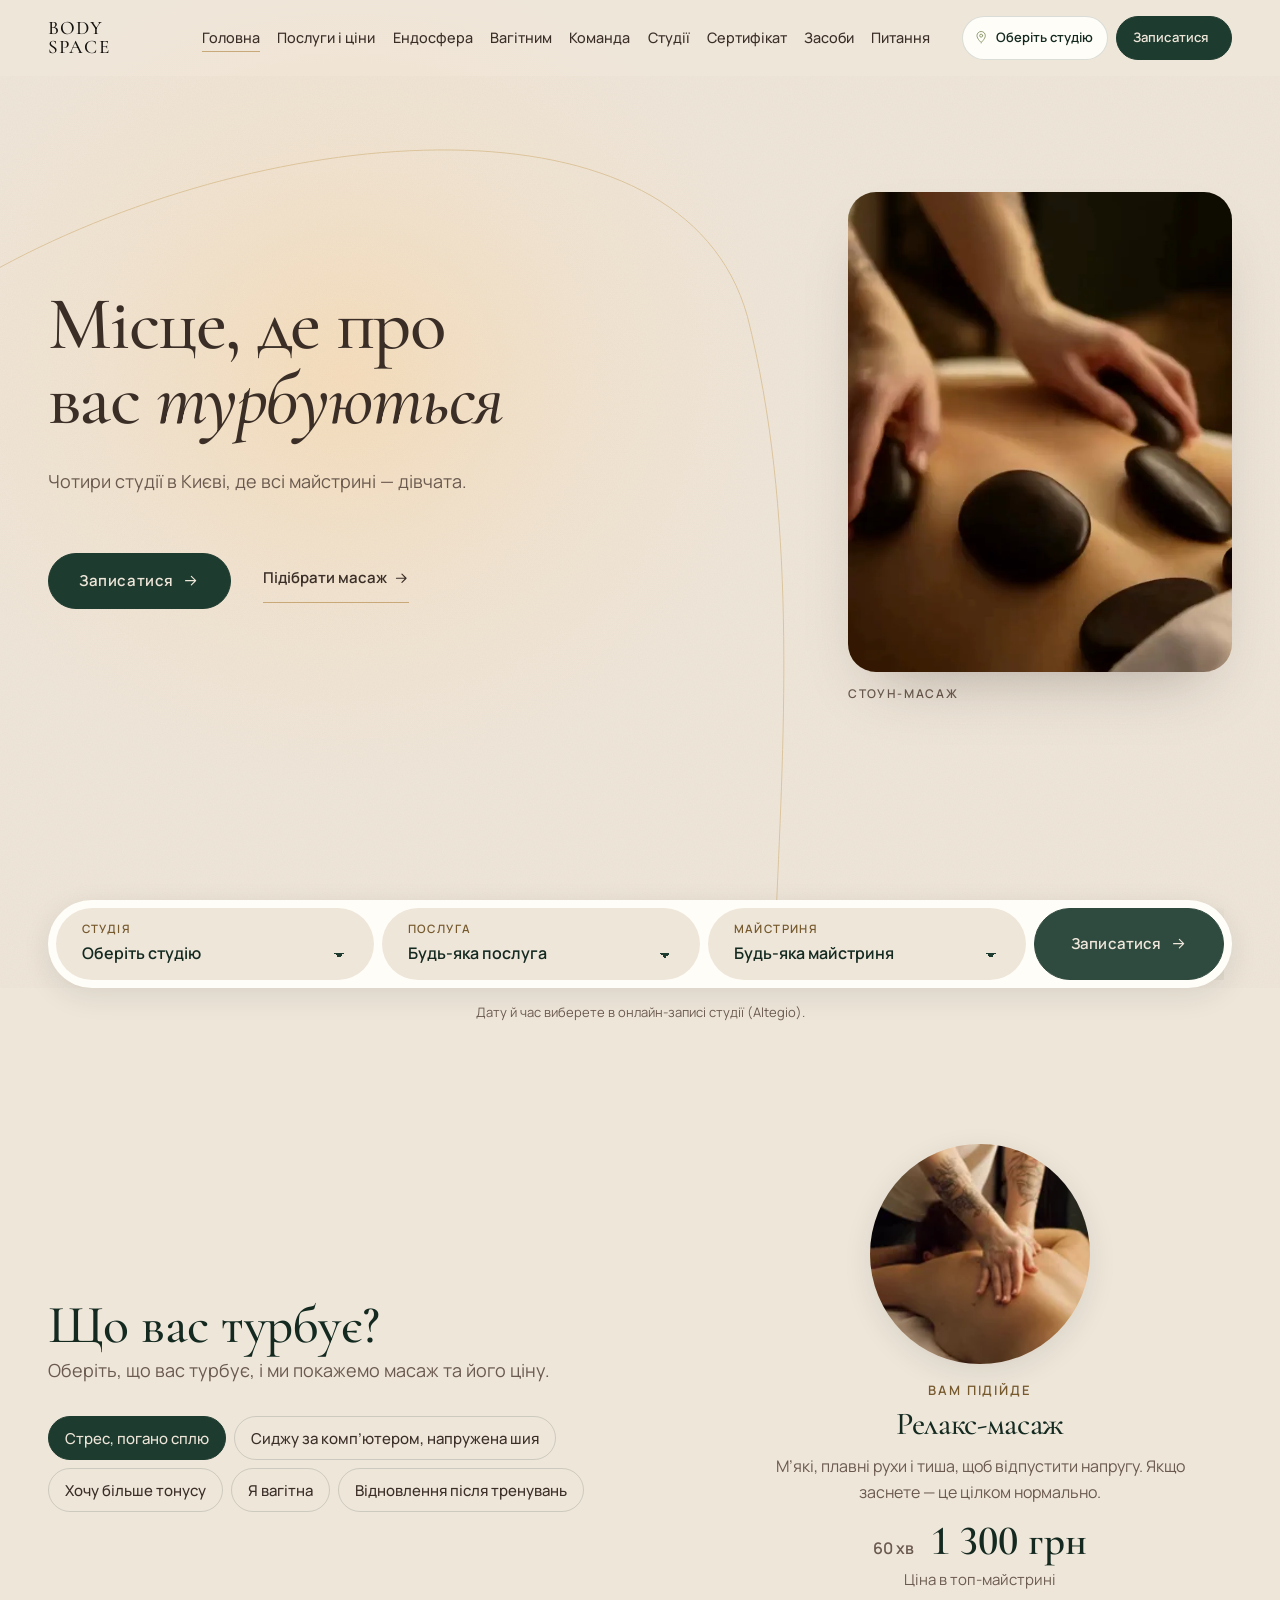
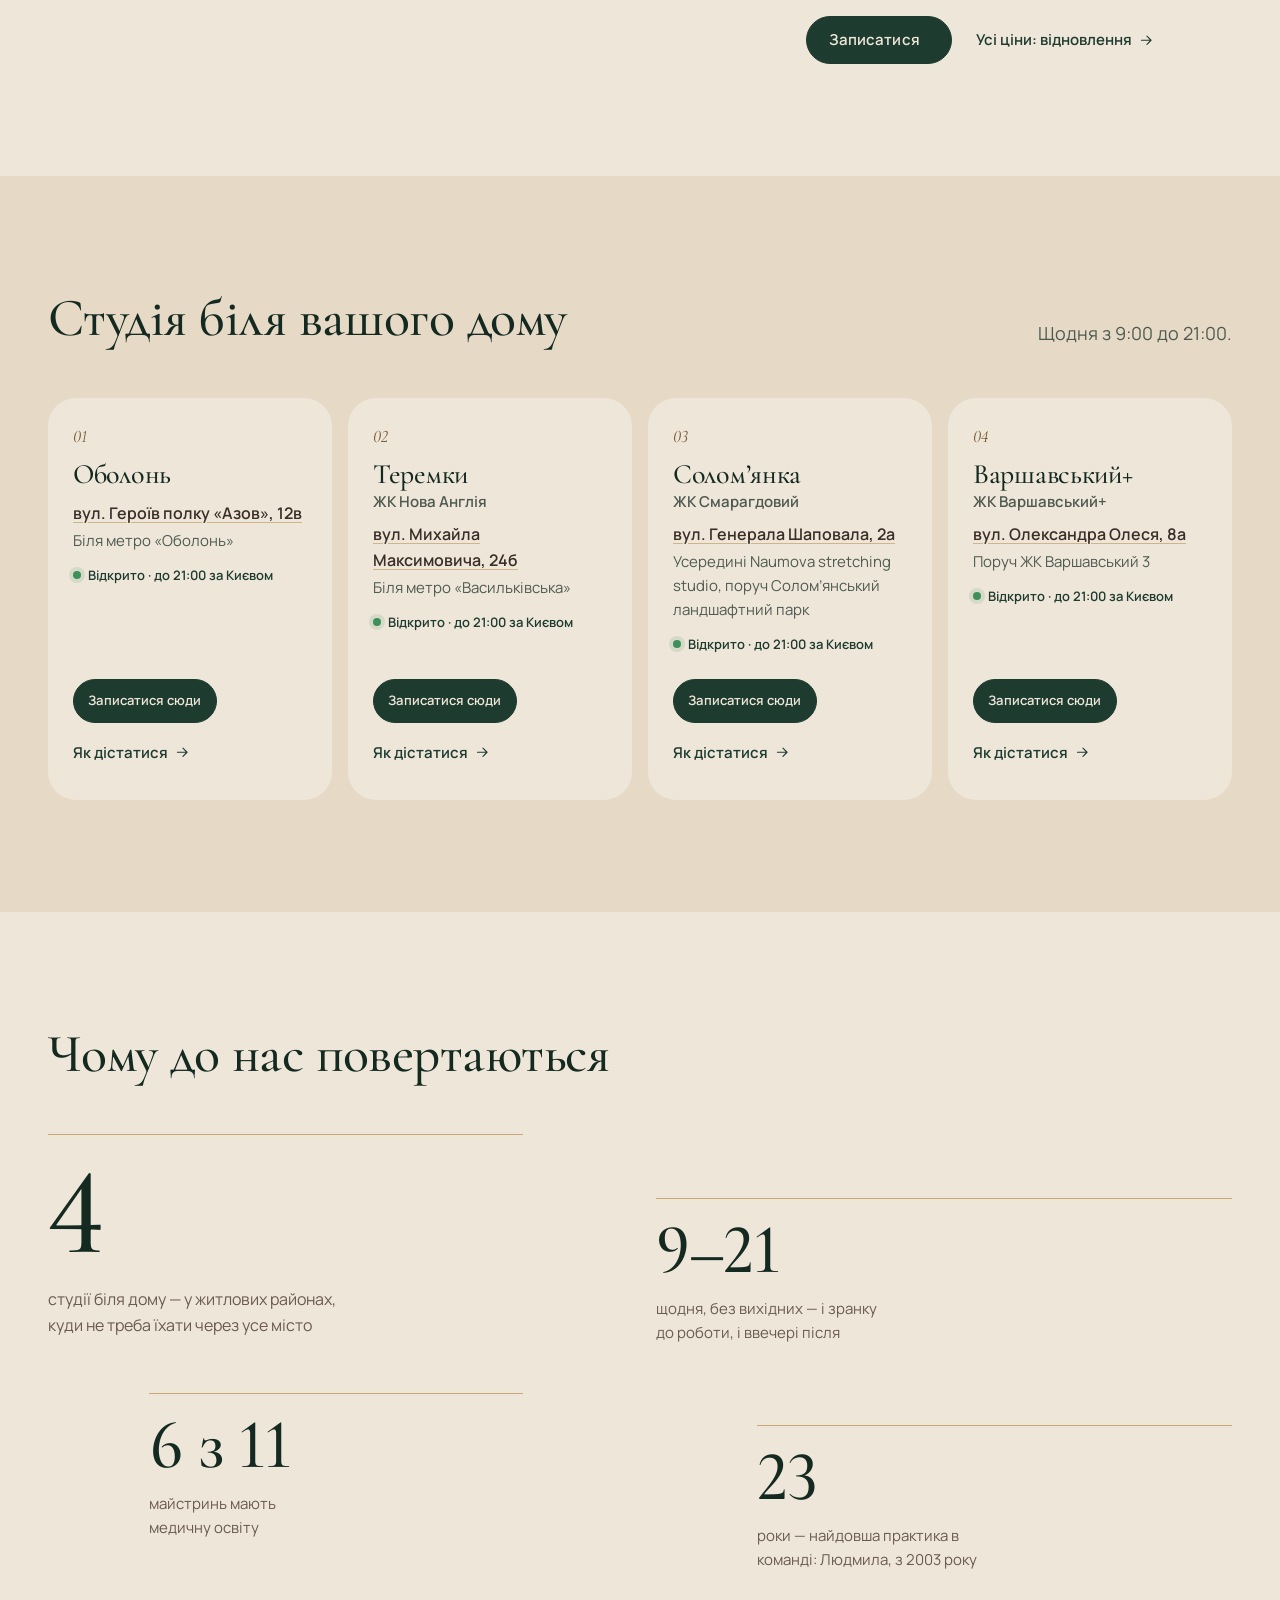
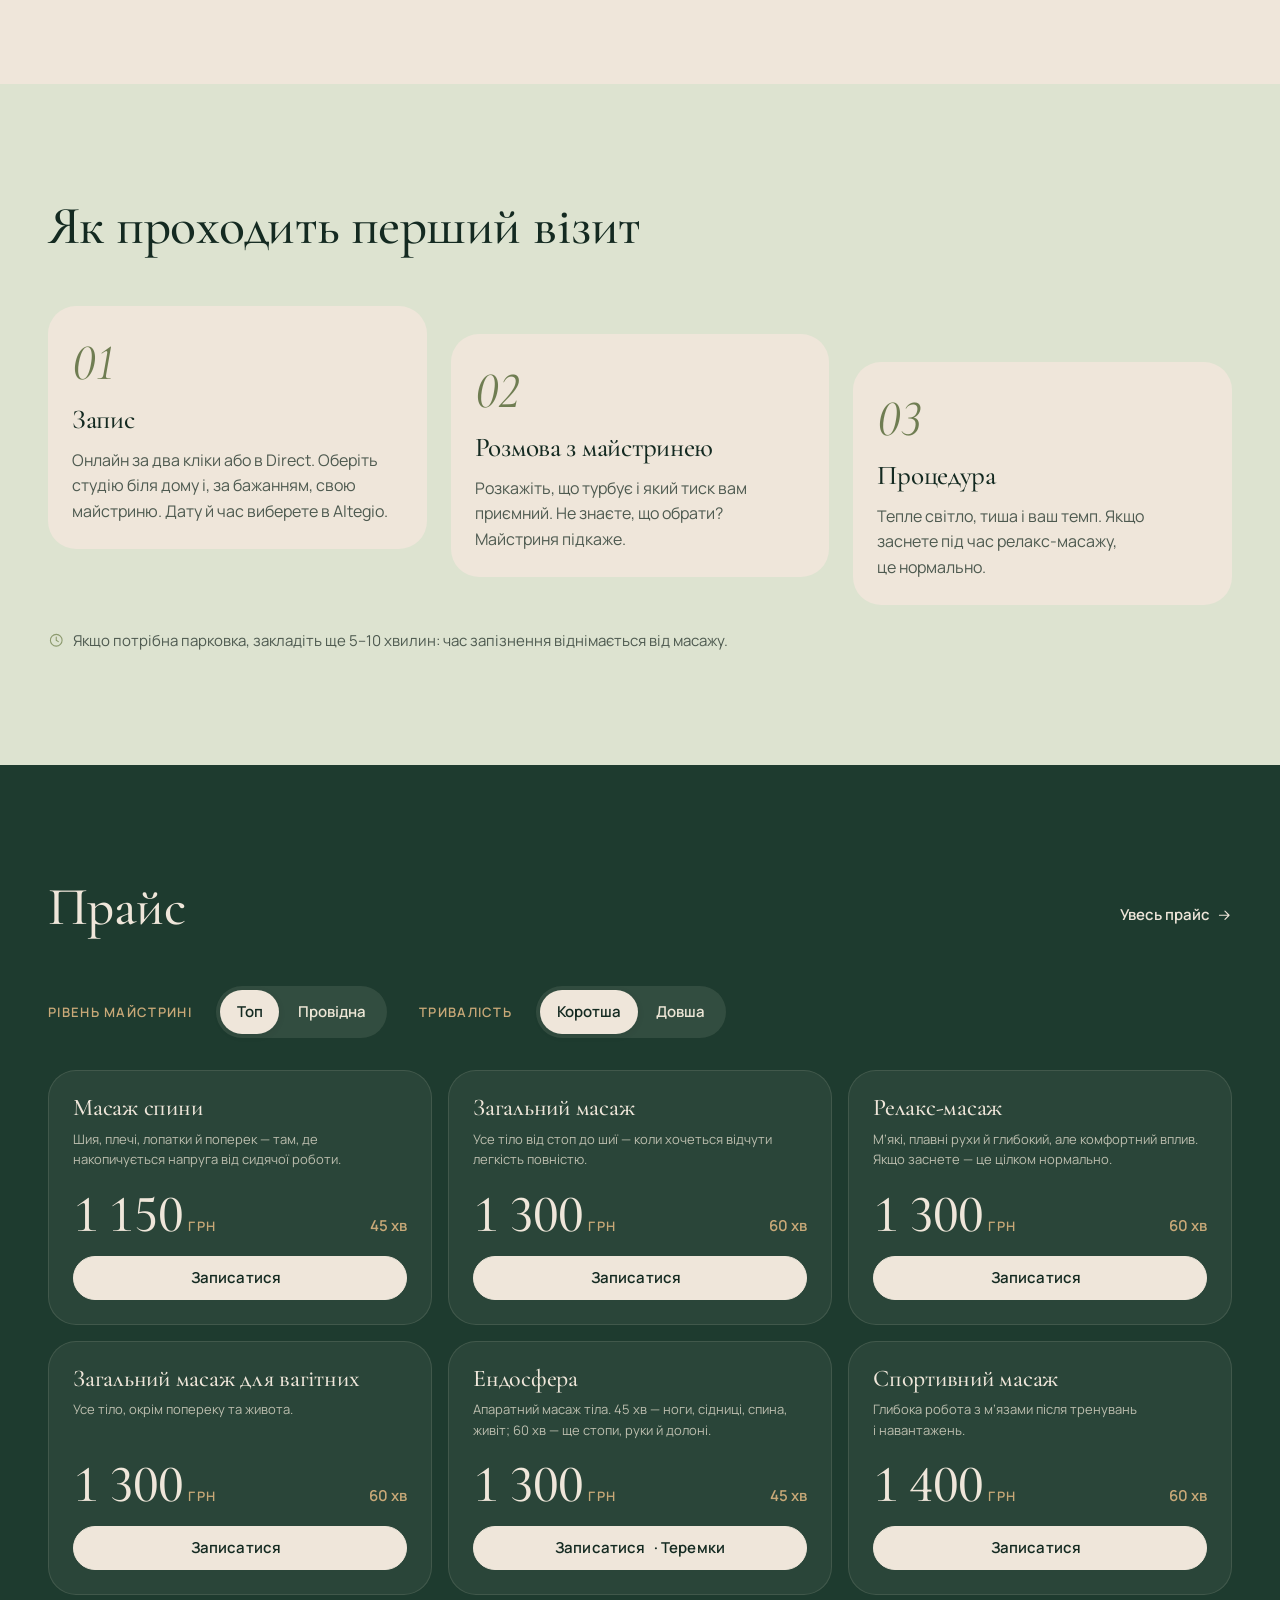
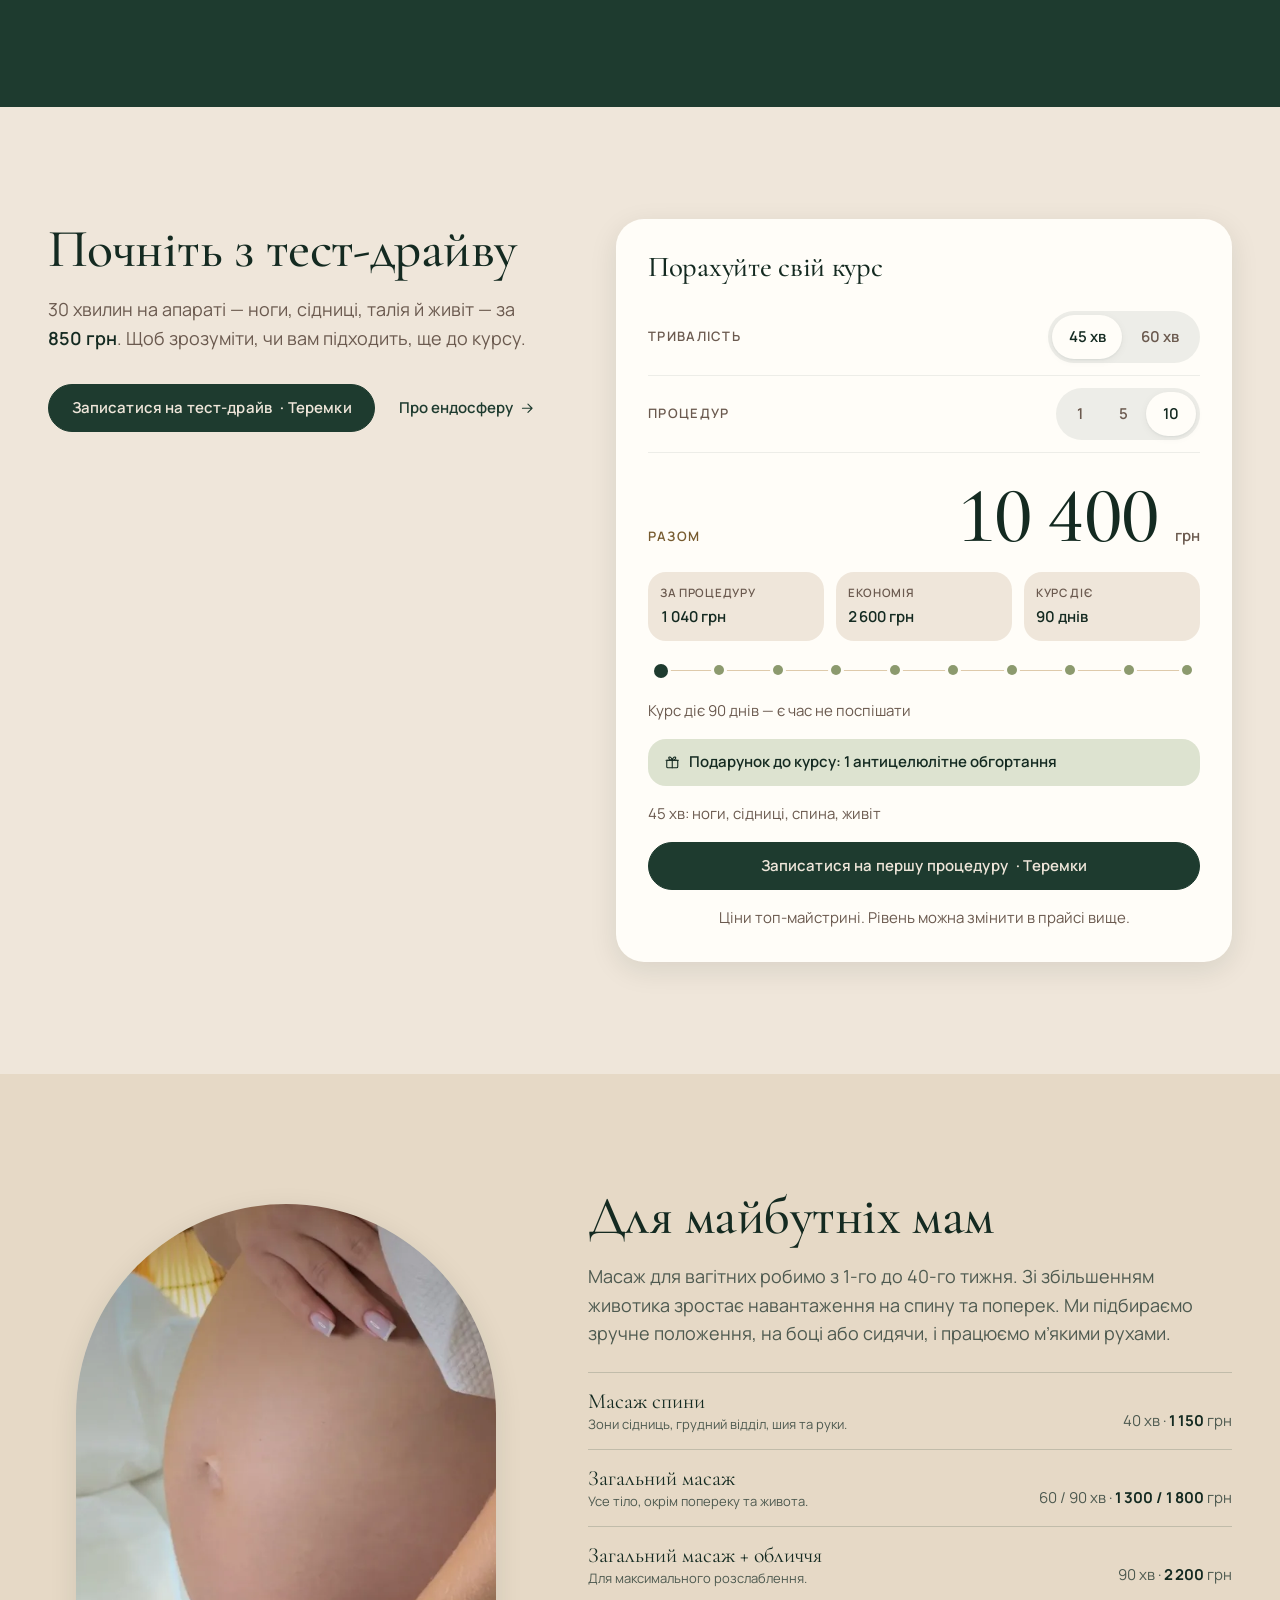
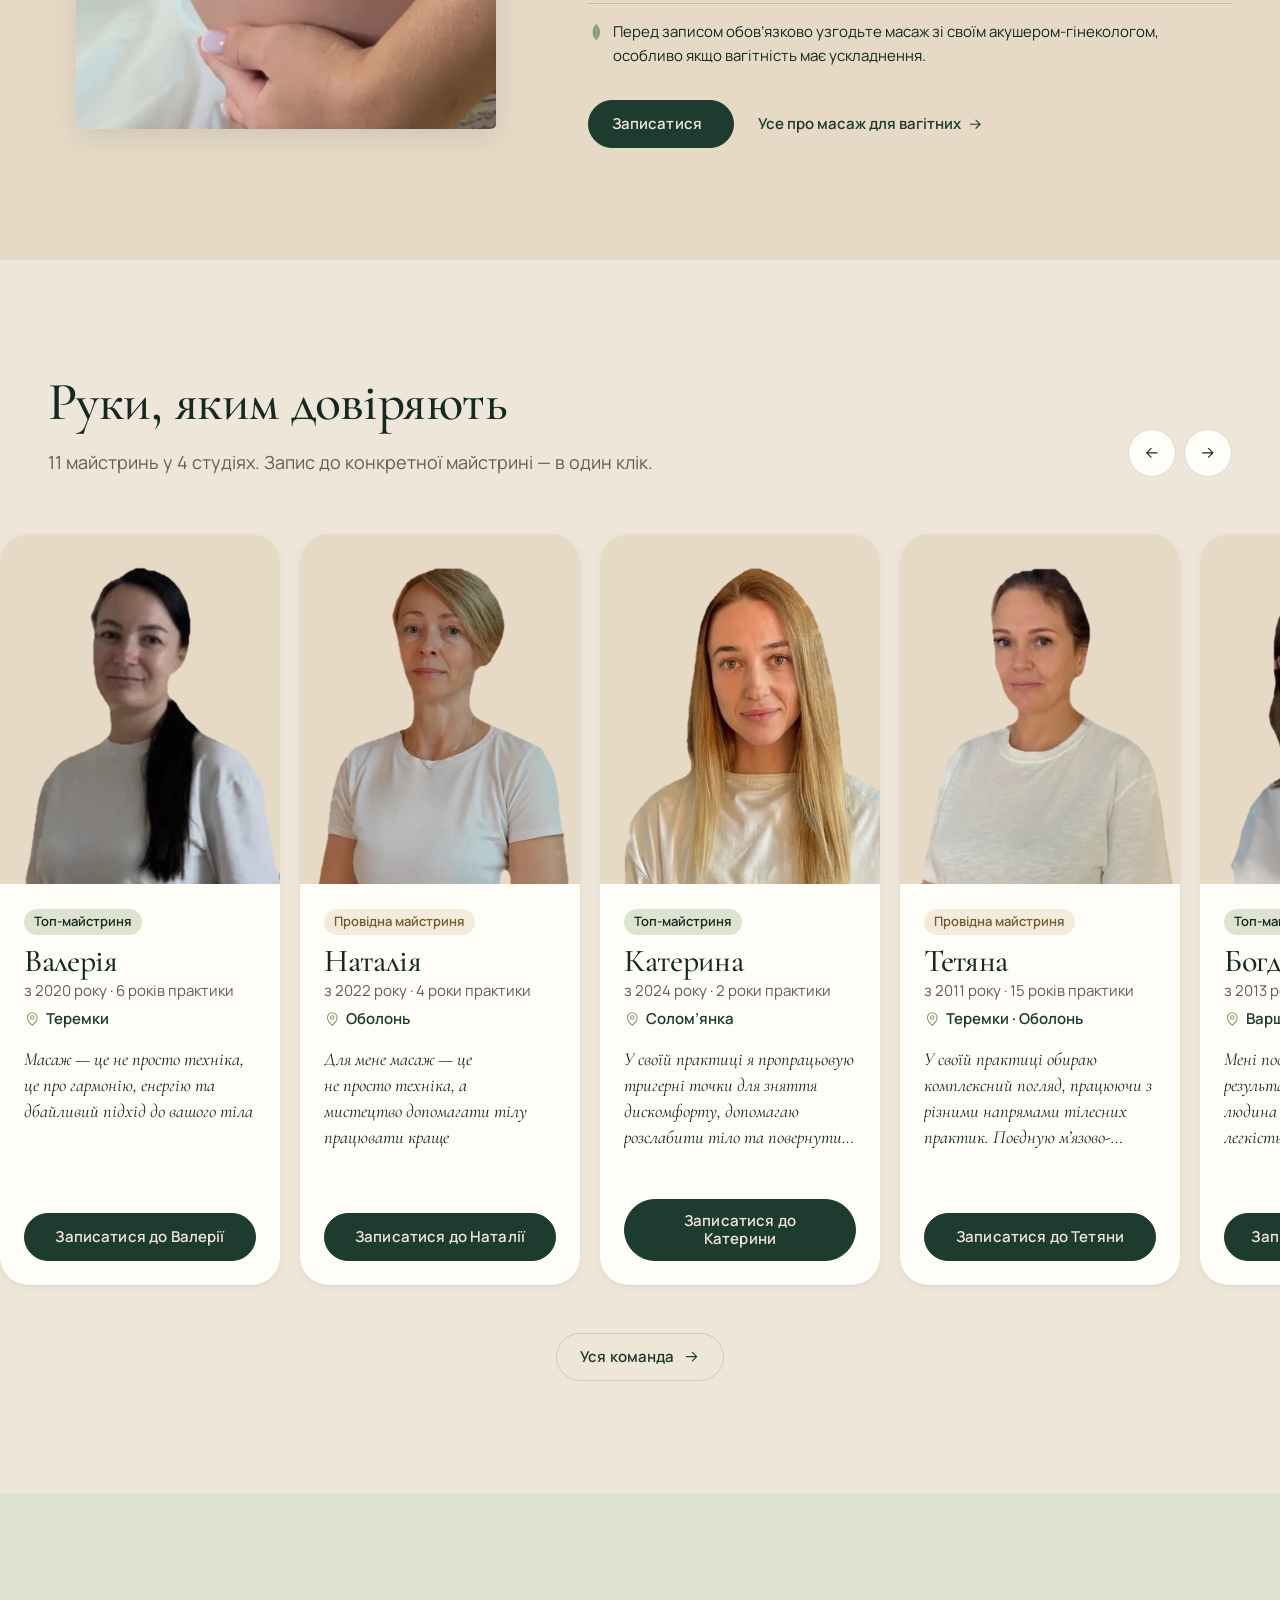
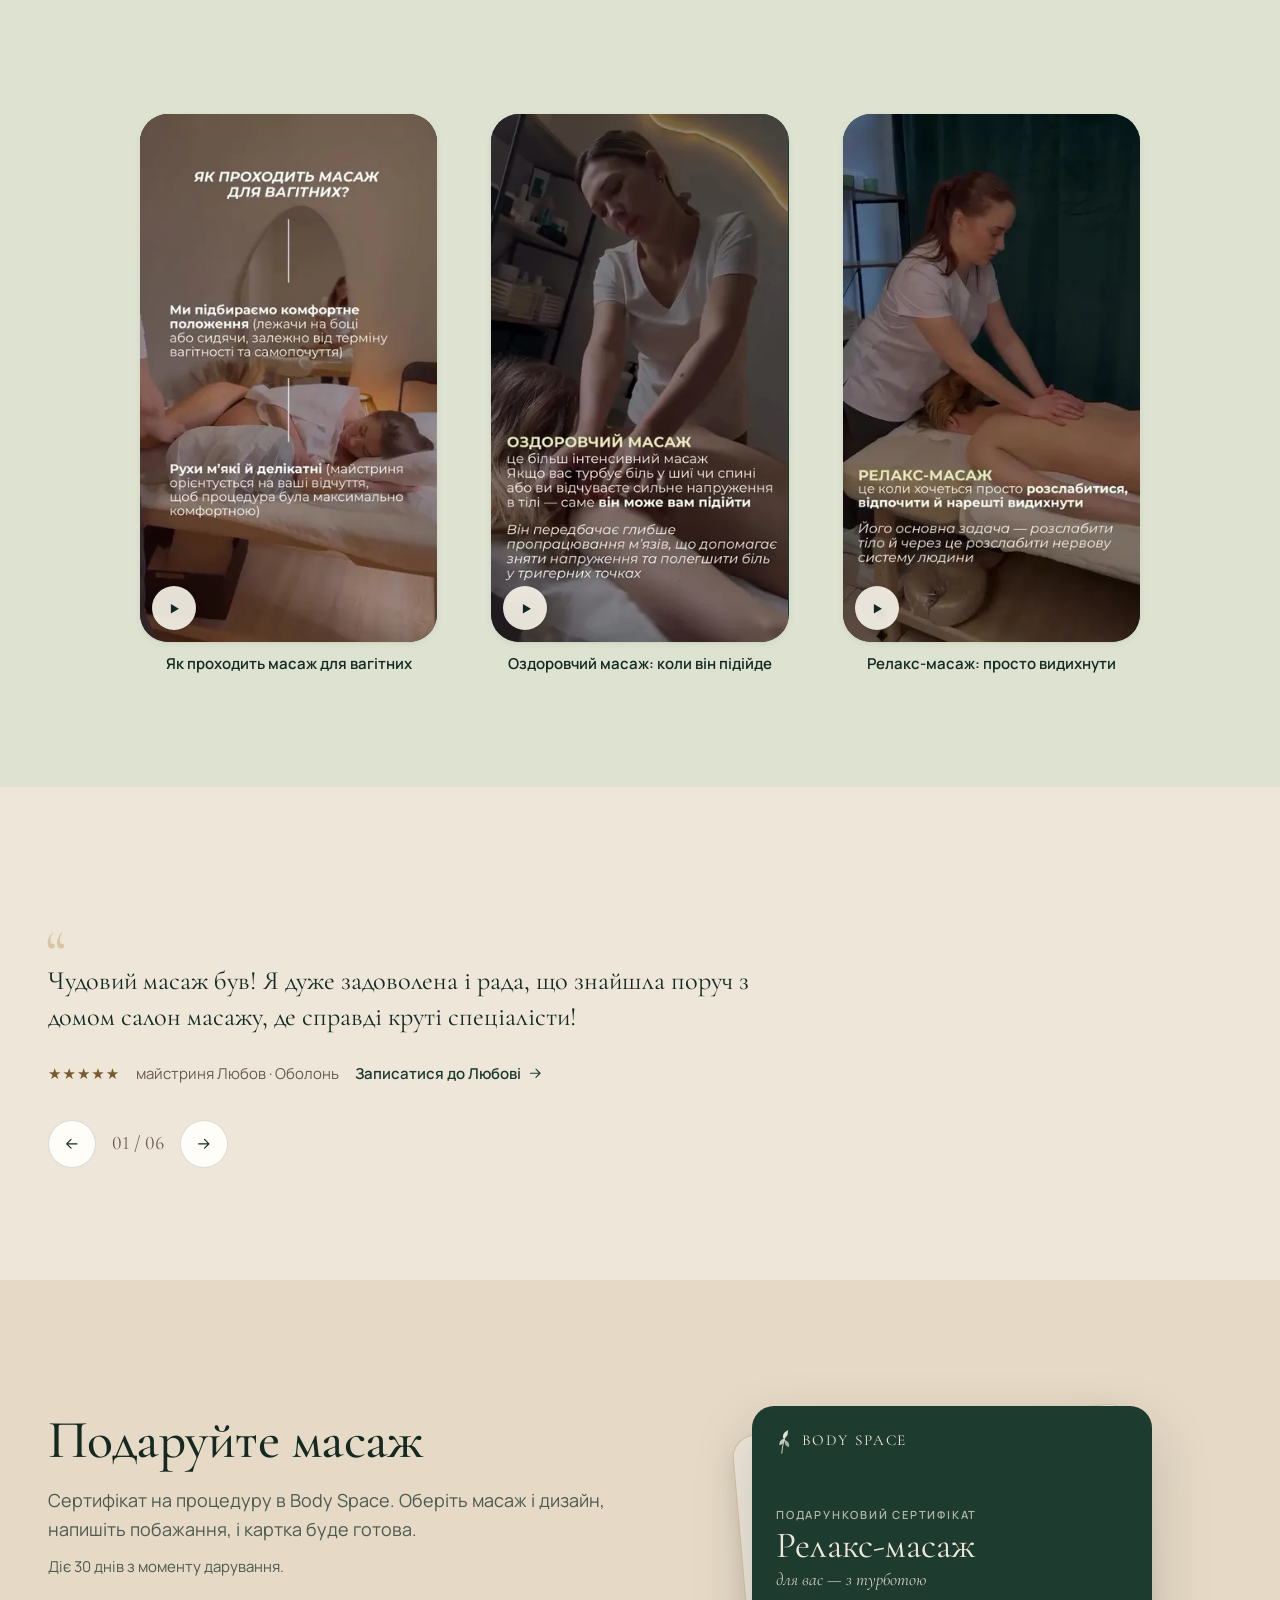
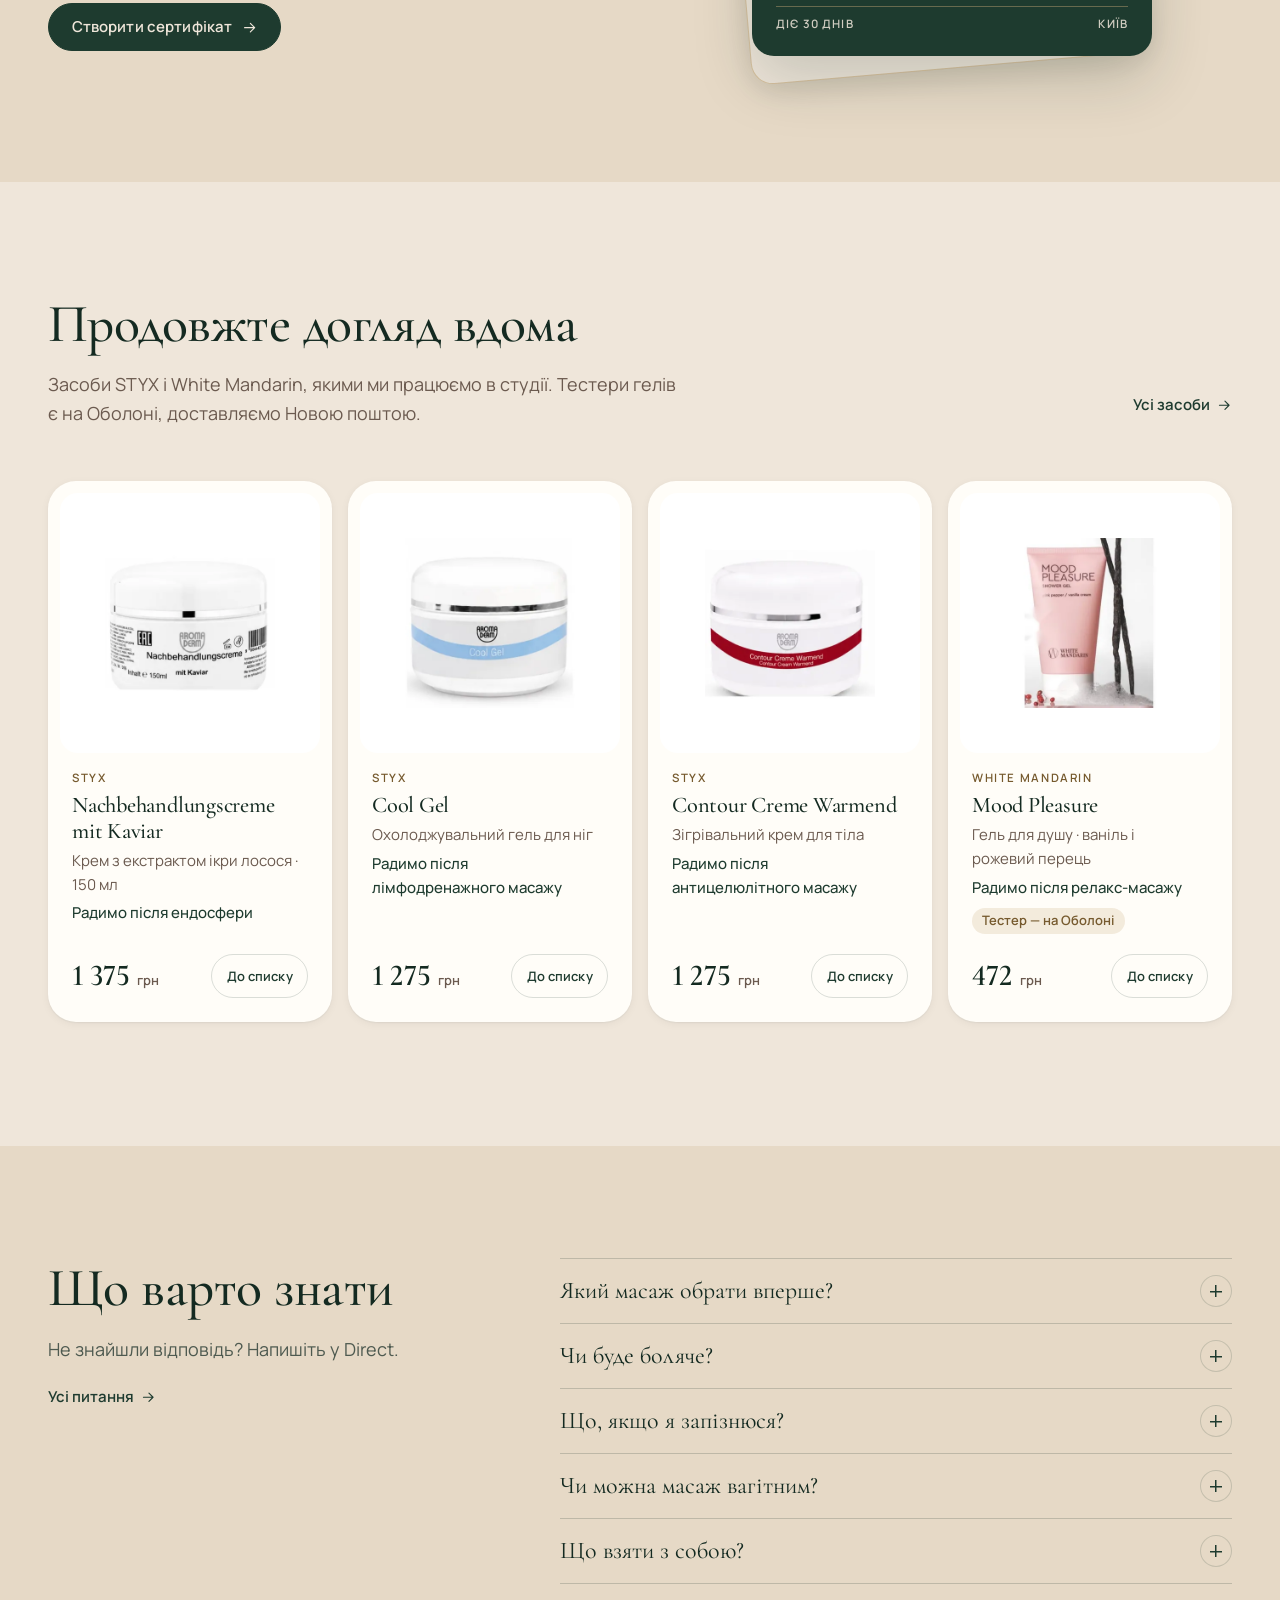
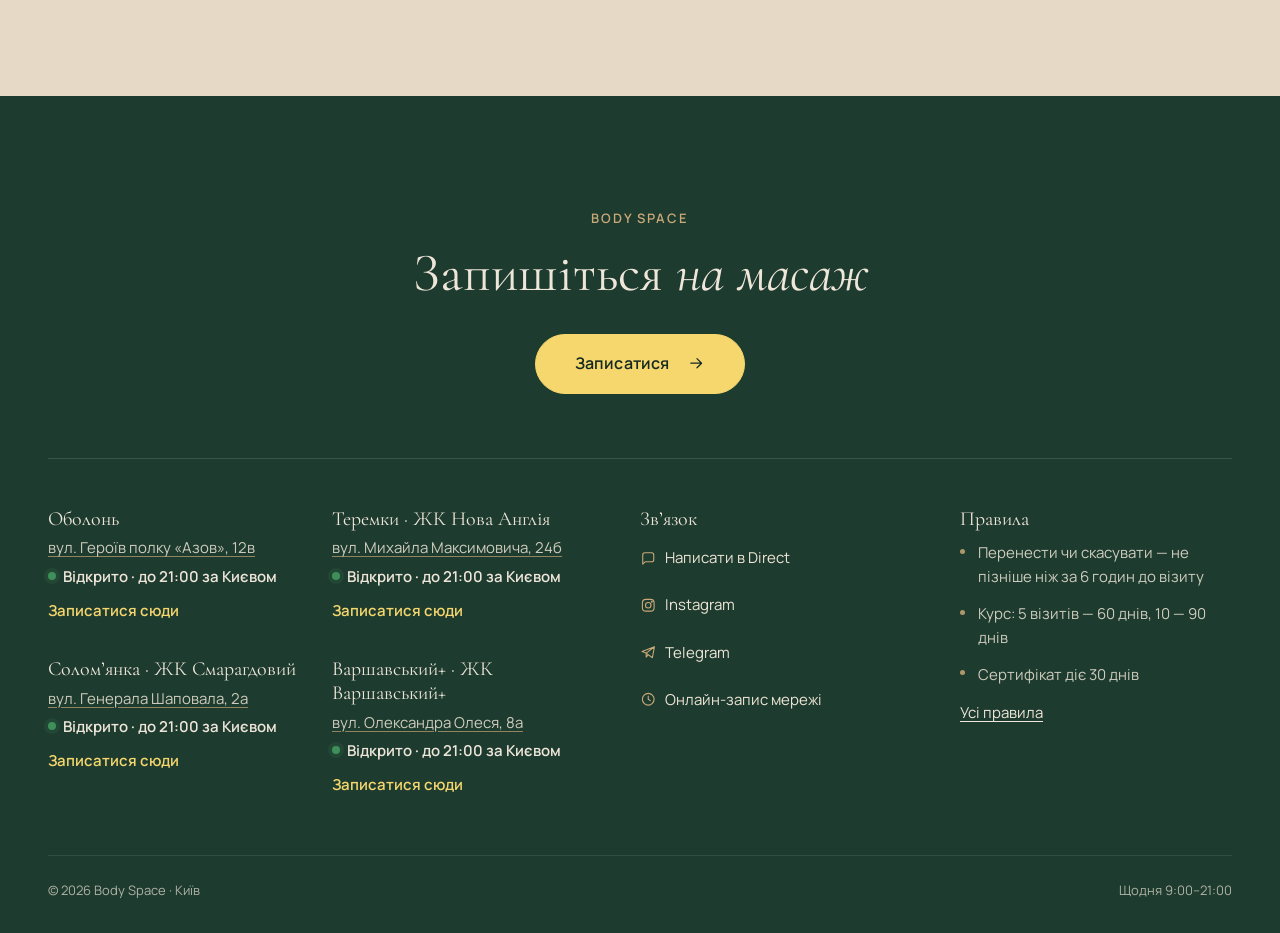
<file: index.html>
<!doctype html>
<html lang="uk" class="no-js">
<head>
  <meta charset="utf-8">
  <meta name="viewport" content="width=device-width, initial-scale=1, viewport-fit=cover">
  <title>Масаж у Києві: Оболонь, Теремки, Солом’янка · Body Space</title>
  <meta name="description" content="Масаж, ендосфера і масаж для вагітних у 4 студіях Києва: Оболонь, Теремки, Солом’янка, ЖК Варшавський+. Ціни, майстрині і запис онлайн за 2 кліки.">
  <link rel="canonical" href="https://alinabeliever.github.io/body-space/">
  <meta name="theme-color" content="#F7F2E8">
  <meta property="og:type" content="website">
  <meta property="og:locale" content="uk_UA">
  <meta property="og:site_name" content="Body Space">
  <meta property="og:title" content="Body Space: масаж біля дому">
  <meta property="og:description" content="Масаж, ендосфера і масаж для вагітних у 4 студіях біля дому. Запис до своєї майстрині за 2 кліки.">
  <meta property="og:url" content="https://alinabeliever.github.io/body-space/">
  <meta property="og:image" content="https://alinabeliever.github.io/body-space/assets/img/og-logo.jpg">
  <meta property="og:image:type" content="image/jpeg">
  <meta property="og:image:width" content="1200">
  <meta property="og:image:height" content="630">
  <meta name="twitter:image" content="https://alinabeliever.github.io/body-space/assets/img/og-logo.jpg">
  <link rel="icon" href="assets/img/favicon.svg" type="image/svg+xml">
  <link rel="icon" href="assets/img/favicon-32.png" sizes="32x32" type="image/png">
  <link rel="apple-touch-icon" href="assets/img/apple-touch-icon.png">
  <meta name="twitter:card" content="summary_large_image">
  <meta property="og:image:alt" content="Body Space: масаж біля дому">
  <link rel="preconnect" href="https://fonts.googleapis.com">
  <link rel="preconnect" href="https://fonts.gstatic.com" crossorigin>
  <!-- шрифти не блокують показ сторінки -->
  <link rel="preload" as="style" href="https://fonts.googleapis.com/css2?family=Cormorant+Garamond:ital,wght@0,500;0,600;1,500&family=Manrope:wght@400;500;600&display=swap">
  <link rel="stylesheet" href="https://fonts.googleapis.com/css2?family=Cormorant+Garamond:ital,wght@0,500;0,600;1,500&family=Manrope:wght@400;500;600&display=swap" media="print" onload="this.media='all'">
  <noscript><link rel="stylesheet" href="https://fonts.googleapis.com/css2?family=Cormorant+Garamond:ital,wght@0,500;0,600;1,500&family=Manrope:wght@400;500;600&display=swap"></noscript>
  <link rel="preload" as="image" href="assets/img/hero-stone-poster.webp">
  <link rel="stylesheet" href="assets/css/tokens.css">
  <link rel="stylesheet" href="assets/css/base.css">
  <link rel="stylesheet" href="assets/css/components.css">
  <link rel="stylesheet" href="assets/css/pages.css">
  <script>document.documentElement.classList.replace("no-js", "js");</script>
  <script type="application/ld+json">{"@context": "https://schema.org", "@graph": [{"@type": "HealthAndBeautyBusiness", "@id": "https://alinabeliever.github.io/body-space/studii.html#obolon", "name": "Body Space — Оболонь", "url": "https://alinabeliever.github.io/body-space/studii.html#obolon", "image": "https://alinabeliever.github.io/body-space/assets/img/og-logo.jpg", "address": {"@type": "PostalAddress", "streetAddress": "вул. Героїв полку «Азов», 12в", "addressLocality": "Київ", "addressCountry": "UA"}, "openingHoursSpecification": {"@type": "OpeningHoursSpecification", "dayOfWeek": ["Monday", "Tuesday", "Wednesday", "Thursday", "Friday", "Saturday", "Sunday"], "opens": "09:00", "closes": "21:00"}, "sameAs": ["https://www.instagram.com/body__space/"], "geo": {"@type": "GeoCoordinates", "latitude": 50.5002665, "longitude": 30.4972124}}, {"@type": "HealthAndBeautyBusiness", "@id": "https://alinabeliever.github.io/body-space/studii.html#teremky", "name": "Body Space — Теремки, ЖК Нова Англія", "url": "https://alinabeliever.github.io/body-space/studii.html#teremky", "image": "https://alinabeliever.github.io/body-space/assets/img/og-logo.jpg", "address": {"@type": "PostalAddress", "streetAddress": "вул. Михайла Максимовича, 24б", "addressLocality": "Київ", "addressCountry": "UA"}, "openingHoursSpecification": {"@type": "OpeningHoursSpecification", "dayOfWeek": ["Monday", "Tuesday", "Wednesday", "Thursday", "Friday", "Saturday", "Sunday"], "opens": "09:00", "closes": "21:00"}, "sameAs": ["https://www.instagram.com/body__space/"], "geo": {"@type": "GeoCoordinates", "latitude": 50.3938239, "longitude": 30.474454}}, {"@type": "HealthAndBeautyBusiness", "@id": "https://alinabeliever.github.io/body-space/studii.html#solomianka", "name": "Body Space — Солом’янка, ЖК Смарагдовий", "url": "https://alinabeliever.github.io/body-space/studii.html#solomianka", "image": "https://alinabeliever.github.io/body-space/assets/img/og-logo.jpg", "address": {"@type": "PostalAddress", "streetAddress": "вул. Генерала Шаповала, 2а", "addressLocality": "Київ", "addressCountry": "UA"}, "openingHoursSpecification": {"@type": "OpeningHoursSpecification", "dayOfWeek": ["Monday", "Tuesday", "Wednesday", "Thursday", "Friday", "Saturday", "Sunday"], "opens": "09:00", "closes": "21:00"}, "sameAs": ["https://www.instagram.com/body__space/"], "geo": {"@type": "GeoCoordinates", "latitude": 50.4306135, "longitude": 30.4843708}}, {"@type": "HealthAndBeautyBusiness", "@id": "https://alinabeliever.github.io/body-space/studii.html#varshavskyi", "name": "Body Space — ЖК Варшавський+", "url": "https://alinabeliever.github.io/body-space/studii.html#varshavskyi", "image": "https://alinabeliever.github.io/body-space/assets/img/og-logo.jpg", "address": {"@type": "PostalAddress", "streetAddress": "вул. Олександра Олеся, 8а", "addressLocality": "Київ", "addressCountry": "UA"}, "openingHoursSpecification": {"@type": "OpeningHoursSpecification", "dayOfWeek": ["Monday", "Tuesday", "Wednesday", "Thursday", "Friday", "Saturday", "Sunday"], "opens": "09:00", "closes": "21:00"}, "sameAs": ["https://www.instagram.com/body__space/"]}]}</script>
</head>
<body data-page="home">
<!-- Набір іконок (SVG-спрайт) -->
<svg width="0" height="0" style="position:absolute" aria-hidden="true" focusable="false">
  <symbol id="i-leaf" viewBox="0 0 22 30"><path d="M11 1C3.5 8 2.6 19.5 11 29c8.4-9.5 7.5-21 0-28Z" fill="currentColor"/><path d="M11 6.5v19" stroke="#F7F2E8" stroke-width="1" stroke-linecap="round" opacity=".55"/></symbol>
  <symbol id="i-branch" viewBox="0 0 28 40"><path d="M9 39C10 28 12 17 18 4" fill="none" stroke="currentColor" stroke-width="1.4" stroke-linecap="round"/><path d="M18 4c-6 2-8.5 7.5-6.6 12.5C17.6 13.8 19.4 9 18 4Z" fill="currentColor"/><path d="M14 16c-6.3.6-9.6 5.3-8.5 10.5 5.7-1.6 8.6-5.5 8.5-10.5Z" fill="currentColor" opacity=".85"/><path d="M13.6 18.5c6 1.7 8.2 6.8 6.2 11.4-5.3-2.2-7.4-6.7-6.2-11.4Z" fill="currentColor" opacity=".7"/></symbol>
  <symbol id="i-arrow" viewBox="0 0 24 24"><path d="M5 12h14M13 6l6 6-6 6"/></symbol>
  <symbol id="i-arrow-left" viewBox="0 0 24 24"><path d="M19 12H5M11 6l-6 6 6 6"/></symbol>
  <symbol id="i-pin" viewBox="0 0 24 24"><path d="M12 21s-7-6.2-7-11.5A7 7 0 0 1 19 9.5C19 14.8 12 21 12 21Z"/><circle cx="12" cy="9.5" r="2.5"/></symbol>
  <symbol id="i-close" viewBox="0 0 24 24"><path d="M6 6l12 12M18 6 6 18"/></symbol>
  <symbol id="i-menu" viewBox="0 0 24 24"><path d="M4 8h16M4 16h16"/></symbol>
  <symbol id="i-locate" viewBox="0 0 24 24"><circle cx="12" cy="12" r="7"/><circle cx="12" cy="12" r="2"/><path d="M12 2v3M12 19v3M2 12h3M19 12h3"/></symbol>
  <symbol id="i-check" viewBox="0 0 24 24"><path d="m5 12.5 4.5 4.5L19 7.5"/></symbol>
  <symbol id="i-play" viewBox="0 0 24 24"><path d="M8 5.5v13l11-6.5z" fill="currentColor" stroke="none"/></symbol>
  <symbol id="i-pause" viewBox="0 0 24 24"><path d="M8 5v14M16 5v14" stroke-width="2.4"/></symbol>
  <symbol id="i-insta" viewBox="0 0 24 24"><rect x="3.5" y="3.5" width="17" height="17" rx="5"/><circle cx="12" cy="12" r="4"/><circle cx="17.2" cy="6.8" r=".6" fill="currentColor"/></symbol>
  <symbol id="i-telegram" viewBox="0 0 24 24"><path d="M21 4 3 11l6 2.2M21 4l-3 16-9-6.8M21 4 9 13.2V19l3.2-3.4"/></symbol>
  <symbol id="i-chat" viewBox="0 0 24 24"><path d="M4 18.5V7a3 3 0 0 1 3-3h10a3 3 0 0 1 3 3v7a3 3 0 0 1-3 3H8l-4 3.5Z"/></symbol>
  <symbol id="i-gift" viewBox="0 0 24 24"><rect x="4" y="9" width="16" height="11" rx="1.5"/><path d="M3 9h18M12 9v11M12 9S10.5 4 8 4.5 7.5 9 12 9Zm0 0s1.5-5 4-4.5S16.5 9 12 9Z"/></symbol>
  <symbol id="i-clock" viewBox="0 0 24 24"><circle cx="12" cy="12" r="8.5"/><path d="M12 7.5V12l3 2"/></symbol>
</svg>

<a class="skip-link" href="#main">Перейти до змісту</a>

<!-- 1. Шапка -->
<header class="site-header" id="top">
  <div class="container">
    <a class="logo" href="index.html" aria-label="Body Space — на головну">
      
      <span>Body<br>Space</span>
    </a>
    <nav class="nav" aria-label="Головне меню">
      <ul>
        <li><a href="index.html">Головна</a></li>
        <li><a href="poslugy.html">Послуги і ціни</a></li>
        <li><a href="endosfera.html">Ендосфера</a></li>
        <li><a href="vagitnym.html">Вагітним</a></li>
        <li><a href="komanda.html">Команда</a></li>
        <li><a href="studii.html">Студії</a></li>
        <li><a href="sertyfikat.html">Сертифікат</a></li>
        <li><a href="zasoby.html">Засоби</a></li>
        <li><a href="faq.html">Питання</a></li>
      </ul>
    </nav>
    <div class="header-actions">
      <button class="studio-pill js-studio-pill" type="button" aria-haspopup="dialog">
        <svg class="icon" aria-hidden="true"><use href="#i-pin"/></svg>
        <span class="studio-pill__label js-studio-label">Оберіть студію</span>
      </button>
      <a class="btn btn--sm header-book js-book" href="https://ig.me/m/body__space">Записатися<span class="js-book-studio"></span></a>
      <button class="menu-toggle js-menu-open" type="button" aria-label="Відкрити меню" aria-expanded="false" aria-controls="mobile-menu">
        <svg class="icon" aria-hidden="true"><use href="#i-menu"/></svg>
      </button>
    </div>
  </div>
</header>

<div class="mobile-menu" id="mobile-menu" role="dialog" aria-modal="true" aria-label="Меню" hidden>
  <div class="mobile-menu__top">
    <a class="logo" href="index.html"><span>Body<br>Space</span></a>
    <button class="close-btn js-menu-close" type="button" aria-label="Закрити меню"><svg class="icon" aria-hidden="true"><use href="#i-close"/></svg></button>
  </div>
  <ul>
    <li><a class="mobile-menu__link" href="index.html">Головна</a></li>
    <li><a class="mobile-menu__link" href="poslugy.html">Послуги і ціни</a></li>
    <li><a class="mobile-menu__link" href="endosfera.html">Ендосфера</a></li>
    <li><a class="mobile-menu__link" href="vagitnym.html">Вагітним</a></li>
    <li><a class="mobile-menu__link" href="komanda.html">Команда</a></li>
    <li><a class="mobile-menu__link" href="studii.html">Студії</a></li>
    <li><a class="mobile-menu__link" href="sertyfikat.html">Сертифікат</a></li>
    <li><a class="mobile-menu__link" href="zasoby.html">Засоби</a></li>
    <li><a class="mobile-menu__link" href="faq.html">Питання</a></li>
  </ul>
  <div class="mobile-menu__foot">
    <a class="btn js-book" href="https://ig.me/m/body__space">Записатися<span class="js-book-studio"></span></a>
    <a class="btn btn--ghost js-quiz-open" href="index.html#turbuie">Підібрати масаж</a>
    <a class="btn btn--ghost" href="https://ig.me/m/body__space" target="_blank" rel="noopener"><svg class="icon" aria-hidden="true"><use href="#i-chat"/></svg>Написати в Direct</a>
  </div>
</div>

<div class="page">

<main id="main">

  <!-- 2. Герой -->
  <section class="hero" aria-labelledby="hero-title">
    <div class="container">
    <div class="hero__stage js-hero-stage">
      <!-- Золота нитка: малюється один раз, проходить у проміжку між текстом і відео та виходить під панель запису -->
      <svg class="hero__line" viewBox="0 0 1440 800" preserveAspectRatio="none" aria-hidden="true" focusable="false">
        <path pathLength="1" d="M 0 215 C 330 50, 830 10, 909 270 C 969 490, 954 730, 944 940"/>
      </svg>

      <div class="hero__inner">
        <div class="hero__text">
          <h1 id="hero-title">Місце, де про вас <em>турбуються</em></h1>
          <p class="hero__lead">Чотири студії в Києві, де всі майстрині — дівчата.</p>
          <div class="hero__actions">
            <a class="btn btn--lg js-book" href="https://ig.me/m/body__space">Записатися<svg class="icon" aria-hidden="true"><use href="#i-arrow"/></svg></a>
            <a class="link-arrow hero__quiz js-quiz-open" href="#turbuie">Підібрати масаж<svg class="icon" aria-hidden="true"><use href="#i-arrow"/></svg></a>
          </div>
        </div>

        <div class="hero__side">
        <div class="hero__media">
          <div class="hero__breath">
            <video class="hero__clip js-hero-video is-active" data-label="Стоун-масаж" muted loop playsinline preload="metadata"
                   poster="assets/img/hero-stone-poster.webp" aria-label="Майстриня Body Space робить масаж теплим камінням">
              <source src="assets/video/hero-stone.mp4" type="video/mp4">
            </video>
          </div>
        </div>
        <p class="hero__caption">Стоун-масаж</p>
        </div>
      </div>
    </div>
    </div>

    <!-- Рядок швидкого запису: Студія · Послуга · Майстриня → Записатися -->
    <div class="container">
      <form class="quickbook js-quickbook" aria-label="Швидкий запис">
        <label class="quickbook__field">
          <span>Студія</span>
          <select name="studio" class="js-qb-studio"></select>
        </label>
        <label class="quickbook__field">
          <span>Послуга</span>
          <select name="service" class="js-qb-service"></select>
        </label>
        <label class="quickbook__field">
          <span>Майстриня</span>
          <select name="master" class="js-qb-master"></select>
        </label>
        <a class="btn quickbook__go js-qb-go" href="https://ig.me/m/body__space" target="_blank" rel="noopener">Записатися<svg class="icon" aria-hidden="true"><use href="#i-arrow"/></svg></a>
        <p class="quickbook__note">Дату й час виберете в онлайн-записі студії (Altegio).</p>
      </form>
    </div>
  </section>

  <!-- 3. Що вас турбує? -->
  <section class="section concerns" id="turbuie" aria-labelledby="concerns-title">
    <div class="container concerns__grid">
      <div class="concerns__intro reveal">
        <p class="eyebrow"><svg aria-hidden="true"><use href="#i-leaf"/></svg>Підбір за один клік</p>
        <h2 id="concerns-title">Що вас <em>турбує?</em></h2>
        <p class="lead">Оберіть, що вас турбує, і ми покажемо масаж та його ціну.</p>
        <div class="chips concerns__chips js-concerns" role="group" aria-label="Що вас турбує"></div>
      </div>
      <div class="concerns__result reveal" aria-live="polite">
        <div class="concerns__card js-concern-card"></div>
      </div>
    </div>
  </section>

  <!-- 4. Студії -->
  <section class="section section--beige studios" id="studii" aria-labelledby="studios-title">
    <div class="container">
      <div class="section-head section-head--split reveal">
        <div>
          <h2 id="studios-title">Студія <em>біля</em> вашого дому</h2>
        </div>
        <p class="muted">Щодня з 9:00 до 21:00.</p>
      </div>
      <div class="studio-cards js-studio-cards"></div>
    </div>
  </section>

  <!-- 5. У вартість входить / факти -->
  <section class="section facts" id="fakty" aria-labelledby="facts-title">
    <div class="container">
      <div class="section-head reveal">
        <p class="eyebrow"><svg aria-hidden="true"><use href="#i-leaf"/></svg>Body Space у цифрах</p>
        <h2 id="facts-title" class="js-facts-title">Чому до нас <em>повертаються</em></h2>
      </div>
      <div class="facts__grid js-facts"></div>
    </div>
  </section>

  <!-- 6. Як проходить перший візит -->
  <section class="section section--sage visit" aria-labelledby="visit-title">
    <div class="container">
      <div class="section-head reveal">
        <p class="eyebrow"><svg aria-hidden="true"><use href="#i-leaf"/></svg>Вперше у нас</p>
        <h2 id="visit-title">Як проходить <em>перший</em> візит</h2>
      </div>
      <ol class="visit__steps">
        <li class="visit__step reveal">
          <span class="visit__num">01</span>
          <h3>Запис</h3>
          <p>Онлайн за два кліки або в Direct. Оберіть студію біля дому і, за бажанням, свою майстриню. Дату й час виберете в Altegio.</p>
        </li>
        <li class="visit__step reveal">
          <span class="visit__num">02</span>
          <h3>Розмова з майстринею</h3>
          <p>Розкажіть, що турбує і який тиск вам приємний. Не знаєте, що обрати? Майстриня підкаже.</p>
        </li>
        <li class="visit__step reveal">
          <span class="visit__num">03</span>
          <h3>Процедура</h3>
          <p>Тепле світло, тиша і ваш темп. Якщо заснете під час релакс-масажу, це нормально.</p>
        </li>
      </ol>
      <p class="visit__note small muted reveal"><svg class="icon" aria-hidden="true"><use href="#i-clock"/></svg>Якщо потрібна парковка, закладіть ще 5–10&nbsp;хвилин: час запізнення віднімається від масажу.</p>
    </div>
  </section>

  <!-- 7. Прайс — «вечірня» зелена секція -->
  <section class="section on-forest prices" id="prais" aria-labelledby="prices-title">
    <div class="container">
      <div class="section-head section-head--split reveal">
        <div>
          <h2 id="prices-title"><em>Прайс</em></h2>
        </div>
        <a class="link-arrow" href="poslugy.html">Увесь прайс<svg class="icon" aria-hidden="true"><use href="#i-arrow"/></svg></a>
      </div>
      <div class="prices__controls reveal">
        <div class="toggle-group">
          <span class="toggle-label" id="tier-label">Рівень майстрині</span>
          <div class="toggle js-tier-toggle" role="group" aria-labelledby="tier-label">
            <button type="button" data-tier="top" aria-pressed="true">Топ</button>
            <button type="button" data-tier="lead" aria-pressed="false">Провідна</button>
          </div>
        </div>
        <div class="toggle-group">
          <span class="toggle-label" id="dur-label">Тривалість</span>
          <div class="toggle js-dur-toggle" role="group" aria-labelledby="dur-label">
            <button type="button" data-dur="0" aria-pressed="true">Коротша</button>
            <button type="button" data-dur="1" aria-pressed="false">Довша</button>
          </div>
        </div>
      </div>
      <div class="price-cards js-price-cards"></div>
      <div class="prices__all"><a class="btn btn--cream" href="poslugy.html">Усі послуги<svg class="icon" aria-hidden="true"><use href="#i-arrow"/></svg></a></div>
    </div>
  </section>

  <!-- 8. Ендосфера: тест-драйв + калькулятор -->
  <section class="section endo" id="endosfera" aria-labelledby="endo-title">
    <div class="container endo__grid">
      <div class="endo__intro reveal">
        <p class="eyebrow"><svg aria-hidden="true"><use href="#i-leaf"/></svg>Ендосфера</p>
        <h2 id="endo-title">Почніть з <em>тест-драйву</em></h2>
        <p class="lead js-endo-test"></p>
        <div class="endo__actions">
          <a class="btn js-book" data-service="endosfera-test" href="https://ig.me/m/body__space">Записатися на тест-драйв<span class="js-book-studio"></span></a>
          <a class="link-arrow" href="endosfera.html">Про ендосферу<svg class="icon" aria-hidden="true"><use href="#i-arrow"/></svg></a>
        </div>
      </div>
      <div class="calc card reveal js-calc" role="group" aria-labelledby="calc-title">
        <h3 id="calc-title" class="calc__title">Порахуйте свій курс</h3>
        <div class="calc__row">
          <span class="toggle-label" id="calc-dur">Тривалість</span>
          <div class="toggle js-calc-dur" role="group" aria-labelledby="calc-dur">
            <button type="button" data-v="45" aria-pressed="true">45 хв</button>
            <button type="button" data-v="60" aria-pressed="false">60 хв</button>
          </div>
        </div>
        <div class="calc__row">
          <span class="toggle-label" id="calc-n">Процедур</span>
          <div class="toggle js-calc-n" role="group" aria-labelledby="calc-n">
            <button type="button" data-v="1" aria-pressed="false">1</button>
            <button type="button" data-v="5" aria-pressed="false">5</button>
            <button type="button" data-v="10" aria-pressed="true">10</button>
          </div>
        </div>
        <div class="calc__out js-calc-out" aria-live="polite"></div>
      </div>
    </div>
  </section>

  <!-- 9. Вагітним -->
  <section class="section section--beige preg" id="vagitnym" aria-labelledby="preg-title">
    <div class="container preg__grid">
      <div class="preg__media reveal">
        <div class="frame-arch preg__arch">
          <img src="assets/img/pregnancy-belly.webp" srcset="assets/img/pregnancy-belly.webp 1x, assets/img/pregnancy-belly@2x.webp 2x"
               width="720" height="779" loading="lazy" alt="Майбутня мама тримає руки на животику">
        </div>
      </div>
      <div class="preg__text reveal">
        <h2 id="preg-title">Для майбутніх <em>мам</em></h2>
        <p class="lead">Масаж для вагітних робимо з 1-го до 40-го тижня. Зі збільшенням животика зростає навантаження на спину та поперек. Ми підбираємо зручне положення, на боці або сидячи, і працюємо м’якими рухами.</p>
        <ul class="preg__list js-preg-list"></ul>
        <p class="preg__note small"><svg class="icon" aria-hidden="true"><use href="#i-leaf"/></svg><span class="js-preg-note"></span></p>
        <div class="preg__actions">
          <a class="btn js-book" data-service="vagitni-zahalnyi" href="https://ig.me/m/body__space">Записатися<span class="js-book-studio"></span></a>
          <a class="link-arrow" href="vagitnym.html">Усе про масаж для вагітних<svg class="icon" aria-hidden="true"><use href="#i-arrow"/></svg></a>
        </div>
      </div>
    </div>
  </section>

  <!-- 10. Майстрині -->
  <section class="section masters" id="maystryni" aria-labelledby="masters-title">
    <div class="container">
      <div class="section-head section-head--split reveal">
        <div>
          <h2 id="masters-title">Руки, яким <em>довіряють</em></h2>
          <p class="js-masters-sub"></p>
        </div>
        <div class="carousel-nav">
          <button class="round-btn js-masters-prev" type="button" aria-label="Попередні майстрині"><svg class="icon" aria-hidden="true"><use href="#i-arrow-left"/></svg></button>
          <button class="round-btn js-masters-next" type="button" aria-label="Наступні майстрині"><svg class="icon" aria-hidden="true"><use href="#i-arrow"/></svg></button>
        </div>
      </div>
    </div>
    <div class="masters__track js-masters-track" tabindex="0" aria-label="Майстрині, гортайте вбік"></div>
    <div class="container masters__all reveal">
      <a class="btn btn--ghost" href="komanda.html">Уся команда<svg class="icon" aria-hidden="true"><use href="#i-arrow"/></svg></a>
    </div>
  </section>

  <!-- 11. Історії -->
  <section class="section section--sage stories" aria-labelledby="stories-title">
    <div class="container">
      <div class="section-head section-head--split reveal">
        <div>
          <p class="eyebrow"><svg aria-hidden="true"><use href="#i-leaf"/></svg>Instagram</p>
          <h2 id="stories-title">Історії зі <em>студії</em></h2>
        </div>
        <a class="link-arrow" href="https://www.instagram.com/body__space/" target="_blank" rel="noopener"><svg class="icon" aria-hidden="true"><use href="#i-insta"/></svg>@body__space</a>
      </div>
      <div class="stories__row js-stories"></div>
    </div>
  </section>

  <!-- 12. Відгуки -->
  <section class="section reviews" id="vidguky" aria-labelledby="reviews-title">
    <div class="container">
      <div class="section-head reveal">
        <p class="eyebrow"><svg aria-hidden="true"><use href="#i-leaf"/></svg>Відгуки</p>
        <h2 id="reviews-title" class="visually-hidden">Відгуки гостей</h2>
      </div>
      <div class="review-focus reveal js-review" aria-live="polite"></div>
    </div>
  </section>

  <!-- 13. Сертифікат -->
  <section class="section section--beige cert" aria-labelledby="cert-title">
    <div class="container cert__grid">
      <div class="cert__text reveal">
        <h2 id="cert-title">Подаруйте <em>масаж</em></h2>
        <p class="lead">Сертифікат на процедуру в Body Space. Оберіть масаж і дизайн, напишіть побажання, і картка буде готова.</p>
        <p class="small muted js-cert-terms"></p>
        <a class="btn" href="sertyfikat.html">Створити сертифікат<svg class="icon" aria-hidden="true"><use href="#i-arrow"/></svg></a>
      </div>
      <div class="cert__preview reveal" aria-hidden="true">
        <div class="gift-card gift-card--forest">
          <div class="gift-card__top"><svg><use href="#i-branch"/></svg><span>Body Space</span></div>
          <p class="gift-card__label">Подарунковий сертифікат</p>
          <p class="gift-card__title">Релакс-масаж</p>
          <p class="gift-card__for">для вас — з турботою</p>
          <div class="gift-card__bottom"><span>Діє 30 днів</span><span>Київ</span></div>
        </div>
        <div class="gift-card gift-card--cream gift-card--back"></div>
      </div>
    </div>
  </section>

  <!-- 14. Продовжте догляд вдома -->
  <section class="section shop-teaser" aria-labelledby="shop-title">
    <div class="container">
      <div class="section-head section-head--split reveal">
        <div>
          <h2 id="shop-title">Продовжте догляд <em>вдома</em></h2>
          <p>Засоби STYX і White Mandarin, якими ми працюємо в студії. Тестери гелів є на Оболоні, доставляємо Новою поштою.</p>
        </div>
        <a class="link-arrow" href="zasoby.html">Усі засоби<svg class="icon" aria-hidden="true"><use href="#i-arrow"/></svg></a>
      </div>
      <div class="product-row js-products"></div>
    </div>
  </section>

  <!-- 15. FAQ «Перед візитом» -->
  <section class="section section--beige faq-teaser" id="pered-vizytom" aria-labelledby="faq-title">
    <div class="container faq-teaser__grid">
      <div class="section-head reveal">
        <p class="eyebrow"><svg aria-hidden="true"><use href="#i-leaf"/></svg>Перед візитом</p>
        <h2 id="faq-title">Що варто <em>знати</em></h2>
        <p>Не знайшли відповідь? Напишіть у Direct.</p>
        <a class="link-arrow" href="faq.html">Усі питання<svg class="icon" aria-hidden="true"><use href="#i-arrow"/></svg></a>
      </div>
      <div class="accordion reveal">
        <details>
          <summary>Який масаж обрати вперше?</summary>
          <div class="acc-body">
            <p>Хочете розслабитися: обирайте релакс-масаж. Болить спина чи шия: оздоровчий масаж, він глибший.</p>
            <p>Не впевнені? Напишіть у Direct, підкажемо.</p>
          </div>
        </details>
        <details>
          <summary>Чи буде боляче?</summary>
          <div class="acc-body">
            <p>Ні. Скажіть майстрині, якщо тиск завеликий, і вона зробить м’якше. Оздоровчий масаж відчутніший за релакс, але має бути комфортним.</p>
          </div>
        </details>
        <details>
          <summary>Що, якщо я запізнюся?</summary>
          <div class="acc-body">
            <p>Час запізнення віднімається від масажу. Якщо треба шукати парковку, закладіть ще 5–10 хвилин.</p>
            <p>Перенести або скасувати запис можна за 6 годин до візиту. Під час повітряної тривоги можна без обмежень.</p>
          </div>
        </details>
        <details>
          <summary>Чи можна масаж вагітним?</summary>
          <div class="acc-body">
            <p>Так. У нас є масаж спини, загальний масаж і загальний масаж з обличчям. Перед записом погодьте масаж з вашим лікарем, особливо якщо вагітність непроста.</p>
            <p><a href="vagitnym.html">Усе про масаж для вагітних</a></p>
          </div>
        </details>
        <details>
          <summary>Що взяти з собою?</summary>
          <div class="acc-body">
            <p>Напишіть у Direct, на яку процедуру ви записані, і ми підкажемо, що знадобиться.</p>
          </div>
        </details>
      </div>
    </div>
  </section>

</main>

<!-- 16. Футер -->
<footer class="site-footer on-forest">
  <div class="container">
    <div class="footer__cta">
      <p class="eyebrow"><svg aria-hidden="true"><use href="#i-leaf"/></svg>Body Space</p>
      <p class="footer__title">Запишіться <em>на масаж</em></p>
      <a class="btn btn--glow footer__book js-book" href="https://ig.me/m/body__space">Записатися<span class="js-book-studio"></span><svg class="icon" aria-hidden="true"><use href="#i-arrow"/></svg></a>
    </div>
    <div class="footer__grid">
      <address class="footer__studios js-footer-studios"><div class="footer__studio"><p class="footer__h">Оболонь</p><p>вул. Героїв полку «Азов», 12в</p></div><div class="footer__studio"><p class="footer__h">Теремки · ЖК Нова Англія</p><p>вул. Михайла Максимовича, 24б</p></div><div class="footer__studio"><p class="footer__h">Солом’янка · ЖК Смарагдовий</p><p>вул. Генерала Шаповала, 2а</p></div><div class="footer__studio"><p class="footer__h">ЖК Варшавський+</p><p>вул. Олександра Олеся, 8а</p></div></address>
      <div class="footer__col">
        <p class="footer__h">Зв’язок</p>
        <ul class="footer__links">
          <li><a href="https://ig.me/m/body__space" target="_blank" rel="noopener"><svg class="icon" aria-hidden="true"><use href="#i-chat"/></svg>Написати в Direct</a></li>
          <li><a href="https://www.instagram.com/body__space/" target="_blank" rel="noopener"><svg class="icon" aria-hidden="true"><use href="#i-insta"/></svg>Instagram</a></li>
          <li><a href="https://t.me/+OLutqxuYHAtlZDY6" target="_blank" rel="noopener"><svg class="icon" aria-hidden="true"><use href="#i-telegram"/></svg>Telegram</a></li>
          <li><a href="https://n803030.alteg.io/select-city/4/select-branch" target="_blank" rel="noopener"><svg class="icon" aria-hidden="true"><use href="#i-clock"/></svg>Онлайн-запис мережі</a></li>
        </ul>
      </div>
      <div class="footer__col">
        <p class="footer__h">Правила</p>
        <ul class="footer__rules js-footer-rules"></ul>
        <a class="footer__more" href="faq.html#pravyla">Усі правила</a>
      </div>
    </div>
    <div class="footer__bottom">
      <span>© 2026 Body Space · Київ</span>
      <span class="js-hours">Щодня 9:00–21:00</span>
    </div>
  </div>
</footer>
</div>

<!-- Мобільна смуга запису -->
<div class="book-bar js-book-bar">
  <a class="btn js-book" href="https://ig.me/m/body__space"><span>Записатися<span class="js-book-studio"></span></span><svg class="icon" aria-hidden="true"><use href="#i-arrow"/></svg></a>
</div>

<!-- Панель вибору студії -->
<div class="overlay js-overlay" hidden></div>
<div class="sheet js-studio-sheet" role="dialog" aria-modal="true" aria-labelledby="sheet-title" hidden>
  <div class="sheet__grip" aria-hidden="true"></div>
  <div class="sheet__head">
    <div>
      <h2 id="sheet-title" class="js-sheet-title">Оберіть студію</h2>
      <p class="js-sheet-sub">Запис відкриється в Altegio обраної студії.</p>
    </div>
    <button class="close-btn js-sheet-close" type="button" aria-label="Закрити"><svg class="icon" aria-hidden="true"><use href="#i-close"/></svg></button>
  </div>
  <ul class="studio-list js-studio-list"></ul>
  <div class="sheet__foot">
    <button class="geo-btn js-geo" type="button"><svg class="icon" aria-hidden="true"><use href="#i-locate"/></svg>Показати найближчу</button>
    <a class="link-arrow" href="https://ig.me/m/body__space" target="_blank" rel="noopener">Або напишіть у Direct</a>
  </div>
</div>

<!-- Квіз «Який масаж потрібен вам зараз?» (#pidbir) -->
<div class="sheet sheet--quiz js-quiz" id="pidbir" role="dialog" aria-modal="true" aria-labelledby="quiz-title" hidden>
  <div class="sheet__grip" aria-hidden="true"></div>
  <div class="sheet__head">
    <div>
      <p class="eyebrow quiz__step js-quiz-step">Крок 1 з 4</p>
      <h2 id="quiz-title" class="js-quiz-title">Який масаж потрібен вам зараз?</h2>
    </div>
    <button class="close-btn js-quiz-close" type="button" aria-label="Закрити"><svg class="icon" aria-hidden="true"><use href="#i-close"/></svg></button>
  </div>
  <div class="quiz__progress" aria-hidden="true"><span class="js-quiz-bar"></span></div>
  <div class="quiz__body js-quiz-body"></div>
</div>

<div class="toast js-toast" role="status" aria-live="polite"><svg class="icon" aria-hidden="true"><use href="#i-check"/></svg><span></span></div>

<script src="data/content.js" defer></script>
<script src="assets/js/data.js" defer></script>
<script src="assets/js/main.js" defer></script>
<script src="assets/js/concerns.js" defer></script>
<script src="assets/js/pricing.js" defer></script>
<script src="assets/js/calculator.js" defer></script>
<script src="assets/js/masters.js" defer></script>
<script src="assets/js/shop.js" defer></script>
<script src="assets/js/quiz.js" defer></script>
</body>
</html>
</file>
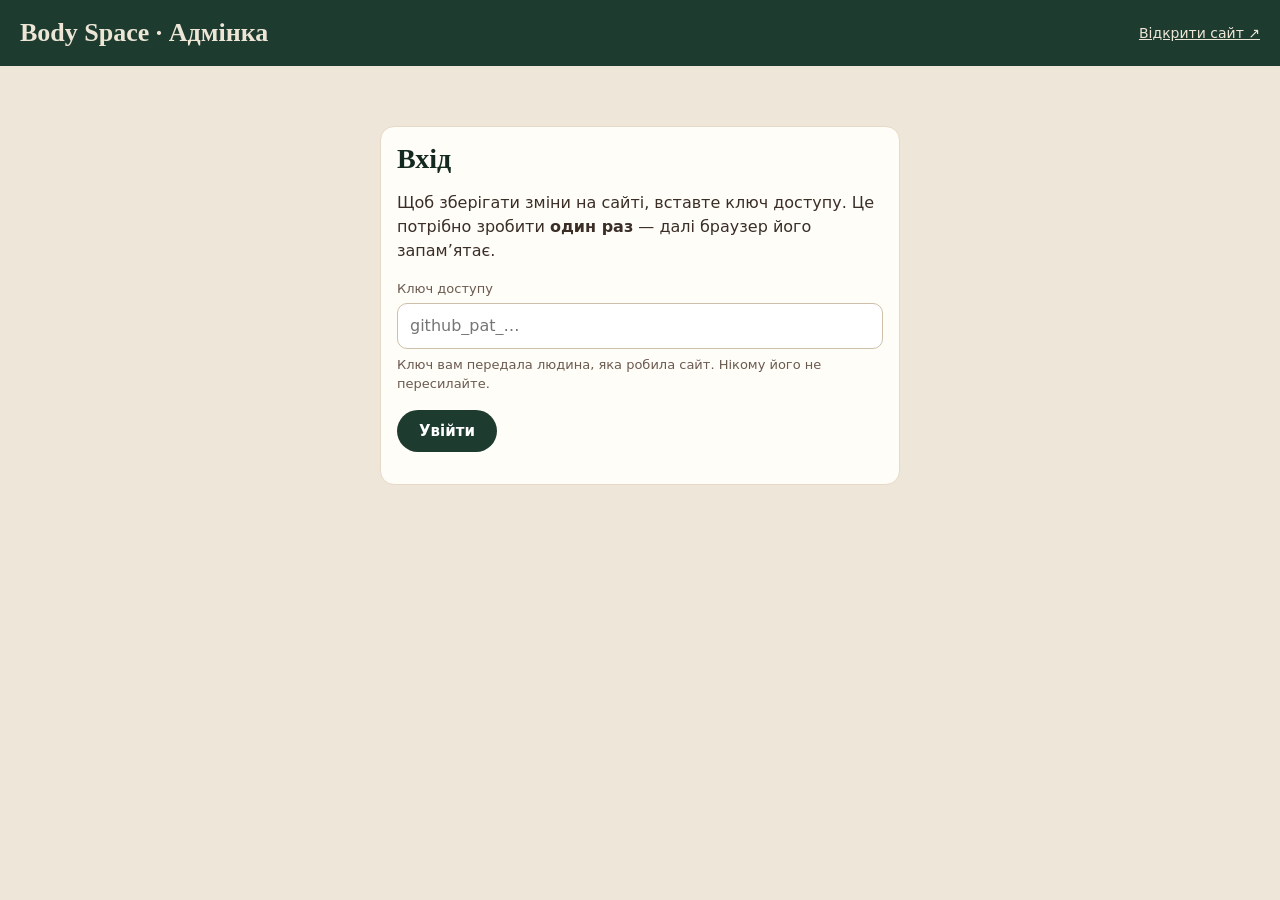
<file: admin/index.html>
<!doctype html>
<html lang="uk">
<head>
<meta charset="utf-8">
<meta name="viewport" content="width=device-width, initial-scale=1">
<meta name="robots" content="noindex, nofollow">
<title>Адмінка · Body Space</title>
<style>
  :root{--forest:#1E3B2F;--forest-deep:#142A21;--olive:#6F7D52;--sage:#DDE3D0;--cream:#EFE6DA;--beige:#E6D9C6;--sand:#C9A978;--ink:#3A2E27;--muted:#6B5A4F;--white:#FFFDF8;--red:#A23B2E;
    --font:"Manrope",system-ui,-apple-system,"Segoe UI",sans-serif;--serif:"Cormorant Garamond",Georgia,serif}
  *{box-sizing:border-box}
  body{margin:0;background:var(--cream);color:var(--ink);font:16px/1.5 var(--font);padding-bottom:110px}
  header{background:var(--forest);color:#EDE6D6;padding:18px 20px;display:flex;align-items:center;justify-content:space-between;gap:12px;flex-wrap:wrap}
  header h1{margin:0;font:600 26px var(--serif)}
  header a{color:#EDE6D6;font-size:14px}
  main{max-width:900px;margin:0 auto;padding:20px 16px}
  h2{font:600 28px var(--serif);margin:32px 0 12px;color:var(--forest-deep)}
  .card{background:var(--white);border:1px solid var(--beige);border-radius:14px;padding:16px;margin-bottom:12px}
  label{display:block;font-size:13px;color:var(--muted);margin:0 0 4px}
  input[type=text],input[type=number],input[type=password],select,textarea{width:100%;font:inherit;padding:10px 12px;border:1px solid #cdbfa9;border-radius:10px;background:#fff;color:var(--ink)}
  input:focus,select:focus,textarea:focus{outline:2px solid var(--olive);outline-offset:1px}
  textarea{resize:vertical;min-height:60px}
  .grid{display:grid;gap:12px;grid-template-columns:1fr 1fr}
  @media(max-width:620px){.grid{grid-template-columns:1fr}}
  .tabs{display:flex;gap:8px;margin-bottom:8px}
  .tab{border:1px solid var(--forest);background:transparent;color:var(--forest);padding:10px 20px;border-radius:999px;font:600 15px var(--font);cursor:pointer}
  .tab[aria-pressed=true]{background:var(--forest);color:#fff}
  .btn{border:0;background:var(--forest);color:#fff;padding:12px 22px;border-radius:999px;font:600 15px var(--font);cursor:pointer}
  .btn:hover{background:var(--forest-deep)}
  .btn:disabled{opacity:.5;cursor:default}
  .btn--ghost{background:transparent;color:var(--forest);border:1px solid var(--forest)}
  .btn--ghost:hover{background:var(--sage)}
  .btn--danger{background:transparent;color:var(--red);border:1px solid var(--red)}
  .btn--danger:hover{background:#f4dcd8}
  .btn--sm{padding:7px 14px;font-size:13px}
  .svc-head{display:flex;gap:10px;align-items:flex-end}
  .svc-head>div{flex:1}
  .rows{margin-top:12px}
  .row{display:grid;grid-template-columns:110px 1fr 1fr 40px;gap:8px;align-items:end;margin-bottom:8px}
  .row.single{grid-template-columns:110px 1fr 40px}
  .row .x{height:42px;border:0;background:transparent;color:var(--red);font-size:22px;cursor:pointer;border-radius:10px}
  .row .x:hover{background:#f4dcd8}
  .opts{display:flex;gap:16px;align-items:center;flex-wrap:wrap;margin-top:8px;font-size:14px}
  .opts label{display:flex;gap:6px;align-items:center;margin:0;color:var(--ink);font-size:14px}
  .cat-title{display:flex;justify-content:space-between;align-items:center;gap:10px;flex-wrap:wrap}
  .muted{color:var(--muted);font-size:14px}
  .hint{font-size:13px;color:var(--muted);margin-top:6px}
  .savebar{position:fixed;left:0;right:0;bottom:0;background:var(--white);border-top:1px solid var(--beige);padding:12px 16px;display:flex;gap:14px;align-items:center;justify-content:center;flex-wrap:wrap;box-shadow:0 -6px 20px rgba(0,0,0,.06)}
  #status{font-size:14px}
  #status.ok{color:var(--olive);font-weight:600}
  #status.err{color:var(--red);font-weight:600}
  #status.dirty{color:#8a6a1e;font-weight:600}
  .login{max-width:520px;margin:40px auto}
  .login h2{margin-top:0}
  ol{padding-left:20px}
  ol li{margin-bottom:6px}
  .badge{font-size:12px;background:var(--sage);color:var(--forest);padding:2px 8px;border-radius:999px;margin-left:6px}
  .new{border-color:var(--olive);box-shadow:0 0 0 2px #dde3d0}
  .hidden{display:none!important}
</style>
</head>
<body>
<header>
  <h1>Body Space · Адмінка</h1>
  <a href="../index.html" target="_blank" rel="noopener">Відкрити сайт ↗</a>
</header>
<main>

<section id="login" class="login card hidden">
  <h2>Вхід</h2>
  <p>Щоб зберігати зміни на сайті, вставте ключ доступу. Це потрібно зробити <b>один раз</b> — далі браузер його запам’ятає.</p>
  <label for="token">Ключ доступу</label>
  <input type="password" id="token" autocomplete="off" placeholder="github_pat_…">
  <p class="hint">Ключ вам передала людина, яка робила сайт. Нікому його не пересилайте.</p>
  <p><button class="btn" id="loginBtn">Увійти</button></p>
  <p id="loginErr" class="muted" style="color:var(--red)"></p>
</section>

<section id="app" class="hidden">
  <div class="tabs">
    <button class="tab" data-tab="services" aria-pressed="true">Послуги й ціни</button>
    <button class="tab" data-tab="studios" aria-pressed="false">Салони</button>
  </div>
  <p class="muted">Змініть, що потрібно, і натисніть <b>«Зберегти на сайті»</b> внизу. Нові ціни з’являться на сайті приблизно за 1–3 хвилини.</p>
  <div id="tab-services"></div>
  <div id="tab-studios" class="hidden"></div>
  <p style="margin-top:32px"><button class="btn btn--ghost btn--sm" id="logout">Вийти</button></p>
</section>
</main>

<div class="savebar hidden" id="savebar">
  <span id="status">Усе збережено</span>
  <button class="btn" id="saveBtn" disabled>Зберегти на сайті</button>
</div>

<script>
(function () {
  "use strict";
  /* ---- налаштування репозиторію ---- */
  const REPO = "AlinaBeliever/body-space", BRANCH = "main", FILE = "data/content.js";
  const API = "https://api.github.com/repos/" + REPO + "/contents/" + FILE;
  const KEY = "bs-admin-token";

  const $ = (s, r) => (r || document).querySelector(s);
  const esc = (s) => String(s == null ? "" : s).replace(/[&<>"]/g, (c) => ({ "&": "&amp;", "<": "&lt;", ">": "&gt;", '"': "&quot;" }[c]));
  const store = { get: () => { try { return localStorage.getItem(KEY); } catch (e) { return null; } },
                  set: (v) => { try { v ? localStorage.setItem(KEY, v) : localStorage.removeItem(KEY); } catch (e) {} } };

  let token = store.get(), BS = null, sha = null, state = null, dirty = false;

  const b64enc = (str) => btoa(unescape(encodeURIComponent(str)));
  const b64dec = (b) => decodeURIComponent(escape(atob(b.replace(/\n/g, ""))));
  const hdr = () => ({ "Authorization": "Bearer " + token, "Accept": "application/vnd.github+json" });

  function setStatus(text, cls) { const s = $("#status"); s.textContent = text; s.className = cls || ""; }
  function markDirty() { dirty = true; $("#saveBtn").disabled = false; setStatus("Є незбережені зміни", "dirty"); }

  /* ---- читання поточного вмісту з GitHub (не з кешу сайту) ---- */
  async function loadRemote() {
    const r = await fetch(API + "?ref=" + BRANCH, { headers: hdr(), cache: "no-store" });
    if (r.status === 401 || r.status === 403) throw new Error("auth");
    if (!r.ok) throw new Error("load " + r.status);
    const j = await r.json();
    sha = j.sha;
    const txt = b64dec(j.content);
    const m = txt.match(/window\.BS_CONTENT\s*=\s*([\s\S]*?);\s*$/);
    window.BS_CONTENT = m ? JSON.parse(m[1]) : null;
  }

  function loadScript(src) {
    return new Promise((res, rej) => { const s = document.createElement("script"); s.src = src; s.onload = res; s.onerror = () => rej(new Error("script")); document.head.appendChild(s); });
  }

  async function init() {
    $("#login").classList.add("hidden"); $("#app").classList.add("hidden"); $("#savebar").classList.add("hidden");
    if (!token) { $("#login").classList.remove("hidden"); return; }
    try {
      await loadRemote();
      await loadScript("../assets/js/data.js?v=" + Date.now());
    } catch (e) {
      if (e.message === "auth") { store.set(null); token = null; $("#loginErr").textContent = "Ключ не підійшов або термін його дії закінчився."; $("#login").classList.remove("hidden"); return; }
      $("#login").classList.remove("hidden"); $("#loginErr").textContent = "Не вдалося завантажити дані (" + e.message + "). Перевірте інтернет і спробуйте ще раз."; return;
    }
    BS = window.BS;
    state = {
      studios: BS.studios.map((s) => ({ id: s.id, short: s.short, complex: s.complex || "", shortLoc: s.shortLoc || "", address: s.address })),
      services: JSON.parse(JSON.stringify(BS.services))
    };
    dirty = false; $("#saveBtn").disabled = true; setStatus("Усе збережено");
    $("#app").classList.remove("hidden"); $("#savebar").classList.remove("hidden");
    render();
  }

  /* ---- послуги ---- */
  const protectedIds = () => new Set(BS.PROTECTED || []);
  const tiersOf = (s) => !!(s.price && s.price.all);

  function renderServices() {
    const prot = protectedIds();
    const box = $("#tab-services");
    box.innerHTML = BS.categories.map((c) => {
      const items = state.services.filter((s) => s.cat === c.id);
      return `<h2 class="cat-title"><span>${esc(c.name)}</span><button class="btn btn--sm" data-act="add" data-cat="${c.id}">+ Додати послугу</button></h2>
        ${items.map((s) => svcCard(s, prot.has(s.id))).join("") || '<p class="muted">У цьому розділі поки немає послуг.</p>'}`;
    }).join("");
  }

  function svcCard(s, isProt) {
    const single = tiersOf(s);
    const n = s.durations ? s.durations.length : (single ? s.price.all.length : s.price.top.length);
    const hasDur = !!s.durations;
    let rows = "";
    for (let i = 0; i < n; i++) {
      const dur = hasDur ? `<div><label>Хвилин</label><input type="number" min="1" inputmode="numeric" data-f="dur" data-i="${i}" value="${s.durations[i] ?? ""}"></div>` : `<div><label>&nbsp;</label><span class="muted">—</span></div>`;
      if (single) rows += `<div class="row single" data-i="${i}">${dur}<div><label>Ціна, грн</label><input type="number" min="0" inputmode="numeric" data-f="all" data-i="${i}" value="${s.price.all[i] ?? ""}"></div><button class="x" data-act="delrow" data-i="${i}" title="Прибрати цей варіант" aria-label="Прибрати цей варіант">×</button></div>`;
      else rows += `<div class="row" data-i="${i}">${dur}<div><label>Топ-майстриня, грн</label><input type="number" min="0" inputmode="numeric" data-f="top" data-i="${i}" value="${s.price.top[i] ?? ""}"></div><div><label>Провідна, грн</label><input type="number" min="0" inputmode="numeric" data-f="lead" data-i="${i}" value="${s.price.lead[i] ?? ""}"></div><button class="x" data-act="delrow" data-i="${i}" title="Прибрати цей варіант" aria-label="Прибрати цей варіант">×</button></div>`;
    }
    return `<div class="card ${s._new ? "new" : ""}" data-id="${esc(s.id)}">
      <div class="svc-head">
        <div><label>Назва послуги${s._new ? '<span class="badge">нова</span>' : ""}</label><input type="text" data-f="name" value="${esc(s.name)}"></div>
        <button class="btn btn--danger btn--sm" data-act="delete" ${isProt ? 'disabled title="Ця послуга використовується на головній, у квізі або сертифікаті — її можна змінювати, але не видаляти"' : ""}>Видалити</button>
      </div>
      <div style="margin-top:10px"><label>Короткий опис (необов’язково)</label><textarea data-f="short" rows="2">${esc(s.short || "")}</textarea></div>
      <div class="rows">${rows}</div>
      <div class="opts">
        <button class="btn btn--ghost btn--sm" data-act="addrow">+ Додати варіант тривалості</button>
        <label><input type="checkbox" data-f="single" ${single ? "checked" : ""}> Ціна однакова для всіх майстринь</label>
      </div>
      ${isProt ? '<p class="hint">Цю послугу не можна видалити — на неї посилаються інші сторінки сайту.</p>' : ""}
    </div>`;
  }

  const num = (v) => { const n = parseInt(v, 10); return isFinite(n) && n >= 0 ? n : 0; };

  function onServiceInput(e) {
    const el = e.target, card = el.closest(".card[data-id]"); if (!card) return;
    const s = state.services.find((x) => x.id === card.dataset.id), f = el.dataset.f; if (!s || !f) return;
    const i = parseInt(el.dataset.i, 10);
    if (f === "name") s.name = el.value;
    else if (f === "short") s.short = el.value;
    else if (f === "dur") s.durations[i] = num(el.value);
    else if (f === "all") s.price.all[i] = num(el.value);
    else if (f === "top") s.price.top[i] = num(el.value);
    else if (f === "lead") s.price.lead[i] = num(el.value);
    else if (f === "single") { toggleSingle(s, el.checked); renderServices(); }
    markDirty();
  }

  function toggleSingle(s, toSingle) {
    if (toSingle) { s.price = { all: s.price.top ? s.price.top.slice() : s.price.all }; }
    else { const a = s.price.all || []; s.price = { top: a.slice(), lead: a.slice() }; }
  }

  function onServiceClick(e) {
    const b = e.target.closest("[data-act]"); if (!b) return;
    const act = b.dataset.act;
    if (act === "add") {
      const cat = b.dataset.cat;
      state.services.push({ id: "svc-" + Date.now().toString(36), cat, name: "Нова послуга", short: "", durations: [60], price: { top: [0], lead: [0] }, steps: null, product: null, _new: true });
      markDirty(); renderServices();
      const cards = document.querySelectorAll(".card.new"); const last = cards[cards.length - 1];
      if (last) { last.scrollIntoView({ behavior: "smooth", block: "center" }); const inp = last.querySelector('[data-f=name]'); if (inp) { inp.focus(); inp.select(); } }
      return;
    }
    const card = b.closest(".card[data-id]"); if (!card) return;
    const idx = state.services.findIndex((x) => x.id === card.dataset.id), s = state.services[idx];
    if (act === "delete") {
      if (confirm("Видалити послугу «" + s.name + "»? Вона зникне з сайту після збереження.")) { state.services.splice(idx, 1); markDirty(); renderServices(); }
    } else if (act === "addrow") {
      const single = tiersOf(s);
      if (s.durations) s.durations.push((s.durations[s.durations.length - 1] || 30) + 30); else s.durations = [60];
      if (single) s.price.all.push(s.price.all[s.price.all.length - 1] || 0);
      else { s.price.top.push(s.price.top[s.price.top.length - 1] || 0); s.price.lead.push(s.price.lead[s.price.lead.length - 1] || 0); }
      markDirty(); renderServices();
    } else if (act === "delrow") {
      const i = parseInt(b.dataset.i, 10);
      const count = s.durations ? s.durations.length : (tiersOf(s) ? s.price.all.length : s.price.top.length);
      if (count <= 1) { alert("Має лишитися хоча б один варіант. Щоб прибрати послугу повністю, натисніть «Видалити»."); return; }
      if (s.durations) s.durations.splice(i, 1);
      if (s.price.all) s.price.all.splice(i, 1); else { s.price.top.splice(i, 1); s.price.lead.splice(i, 1); }
      markDirty(); renderServices();
    }
  }

  /* ---- салони ---- */
  function renderStudios() {
    $("#tab-studios").innerHTML = '<h2>Салони</h2>' + state.studios.map((s) => `<div class="card" data-sid="${s.id}">
      <div class="grid">
        <div><label>Назва салону (наприклад, «Оболонь»)</label><input type="text" data-f="short" value="${esc(s.short)}"></div>
        <div><label>Назва ЖК (необов’язково)</label><input type="text" data-f="complex" value="${esc(s.complex)}"></div>
        <div><label>Адреса</label><input type="text" data-f="address" value="${esc(s.address)}"></div>
        <div><label>Як звучить у реченні («на Оболоні»)</label><input type="text" data-f="shortLoc" value="${esc(s.shortLoc)}"></div>
      </div></div>`).join("") + '<p class="hint">Графік роботи, телефон і посилання на карту поки що змінює той, хто робив сайт.</p>';
  }
  function onStudioInput(e) {
    const el = e.target, card = el.closest("[data-sid]"); if (!card || !el.dataset.f) return;
    const s = state.studios.find((x) => x.id === card.dataset.sid); s[el.dataset.f] = el.value; markDirty();
  }

  function render() { renderServices(); renderStudios(); }

  /* ---- перевірка і збереження ---- */
  function validate() {
    for (const s of state.services) {
      if (!s.name.trim()) return "У якійсь послузі порожня назва.";
      const prices = s.price.all || s.price.top.concat(s.price.lead);
      if (prices.some((p) => !p)) return "У послузі «" + s.name + "» не вказана ціна (або вона дорівнює 0).";
      if (s.durations && s.durations.some((d) => !d)) return "У послузі «" + s.name + "» не вказана тривалість.";
    }
    for (const s of state.studios) if (!s.short.trim() || !s.address.trim()) return "У салоні має бути назва й адреса.";
    return null;
  }

  async function save() {
    const err = validate(); if (err) { setStatus(err, "err"); return; }
    $("#saveBtn").disabled = true; setStatus("Зберігаємо…");
    const out = {
      studios: state.studios.map((s) => ({ id: s.id, short: s.short.trim(), complex: s.complex.trim(), shortLoc: s.shortLoc.trim(), address: s.address.trim() })),
      services: state.services.map((s) => { const o = Object.assign({}, s); delete o._new; o.name = o.name.trim(); o.short = (o.short || "").trim(); return o; })
    };
    const text = "/* Цей файл змінює адмінка (/admin). Руками не редагуйте. */\nwindow.BS_CONTENT = " + JSON.stringify(out, null, 1).replace(/</g, "\\u003c") + ";\n";
    try {
      const r = await fetch(API, { method: "PUT", headers: Object.assign({ "Content-Type": "application/json" }, hdr()),
        body: JSON.stringify({ message: "Адмінка: оновлено послуги й салони", content: b64enc(text), sha, branch: BRANCH }) });
      if (r.status === 409 || r.status === 422) { setStatus("Хтось уже змінив дані. Оновіть сторінку й повторіть.", "err"); $("#saveBtn").disabled = false; return; }
      if (r.status === 401 || r.status === 403 || r.status === 404) { setStatus("Немає права зберігати. Перевірте ключ доступу.", "err"); $("#saveBtn").disabled = false; return; }
      if (!r.ok) throw new Error(r.status);
      const j = await r.json(); sha = j.content.sha;
      state.services.forEach((s) => delete s._new);
      dirty = false; setStatus("Збережено ✓ Сайт оновиться за 1–3 хвилини", "ok"); renderServices();
    } catch (e) { setStatus("Не вдалося зберегти (" + e.message + "). Спробуйте ще раз.", "err"); $("#saveBtn").disabled = false; }
  }

  /* ---- події ---- */
  $("#tab-services").addEventListener("input", onServiceInput);
  $("#tab-services").addEventListener("change", onServiceInput);
  $("#tab-services").addEventListener("click", onServiceClick);
  $("#tab-studios").addEventListener("input", onStudioInput);
  document.querySelectorAll(".tab").forEach((t) => t.addEventListener("click", () => {
    document.querySelectorAll(".tab").forEach((x) => x.setAttribute("aria-pressed", String(x === t)));
    $("#tab-services").classList.toggle("hidden", t.dataset.tab !== "services");
    $("#tab-studios").classList.toggle("hidden", t.dataset.tab !== "studios");
  }));
  $("#saveBtn").addEventListener("click", save);
  $("#loginBtn").addEventListener("click", () => { token = $("#token").value.trim(); if (!token) return; store.set(token); $("#loginErr").textContent = ""; init(); });
  $("#token").addEventListener("keydown", (e) => { if (e.key === "Enter") $("#loginBtn").click(); });
  $("#logout").addEventListener("click", () => { if (dirty && !confirm("Є незбережені зміни. Все одно вийти?")) return; store.set(null); token = null; location.reload(); });
  window.addEventListener("beforeunload", (e) => { if (dirty) { e.preventDefault(); e.returnValue = ""; } });
  init();
})();
</script>
</body>
</html>
</file>
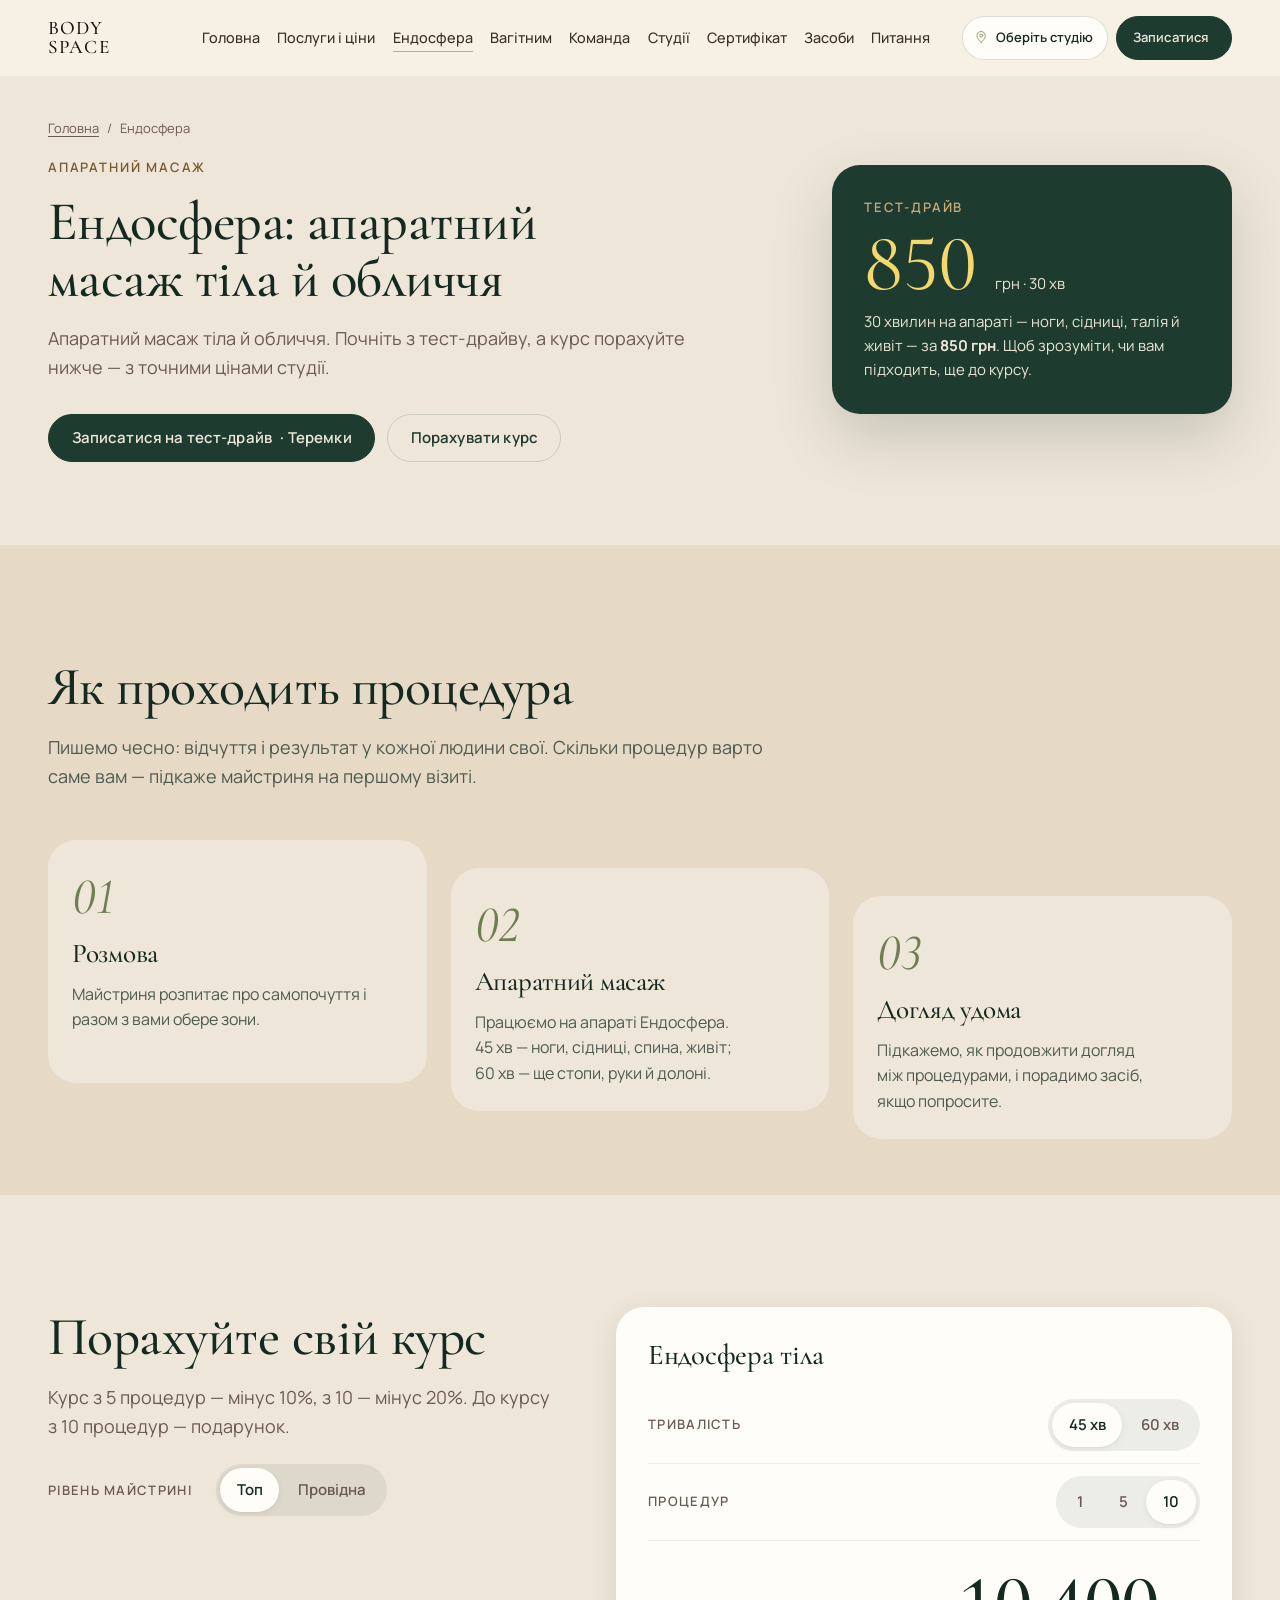
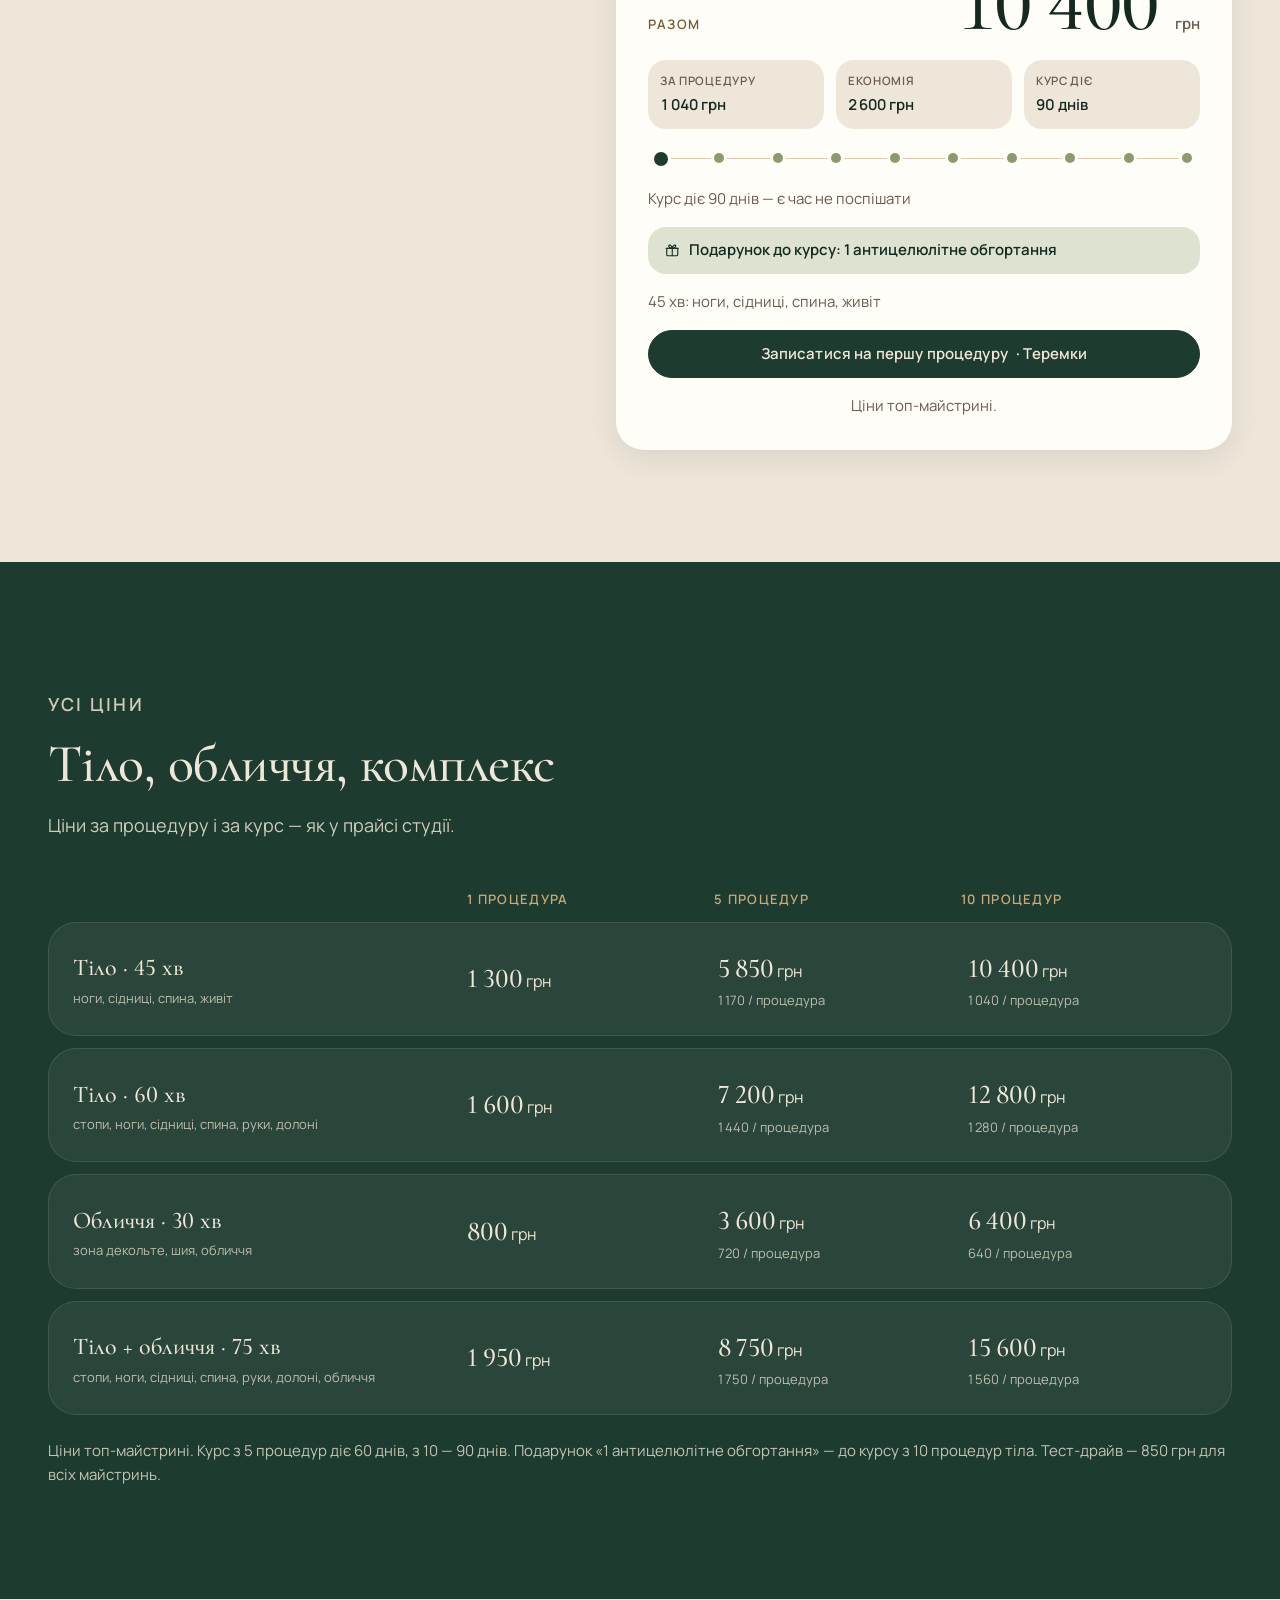
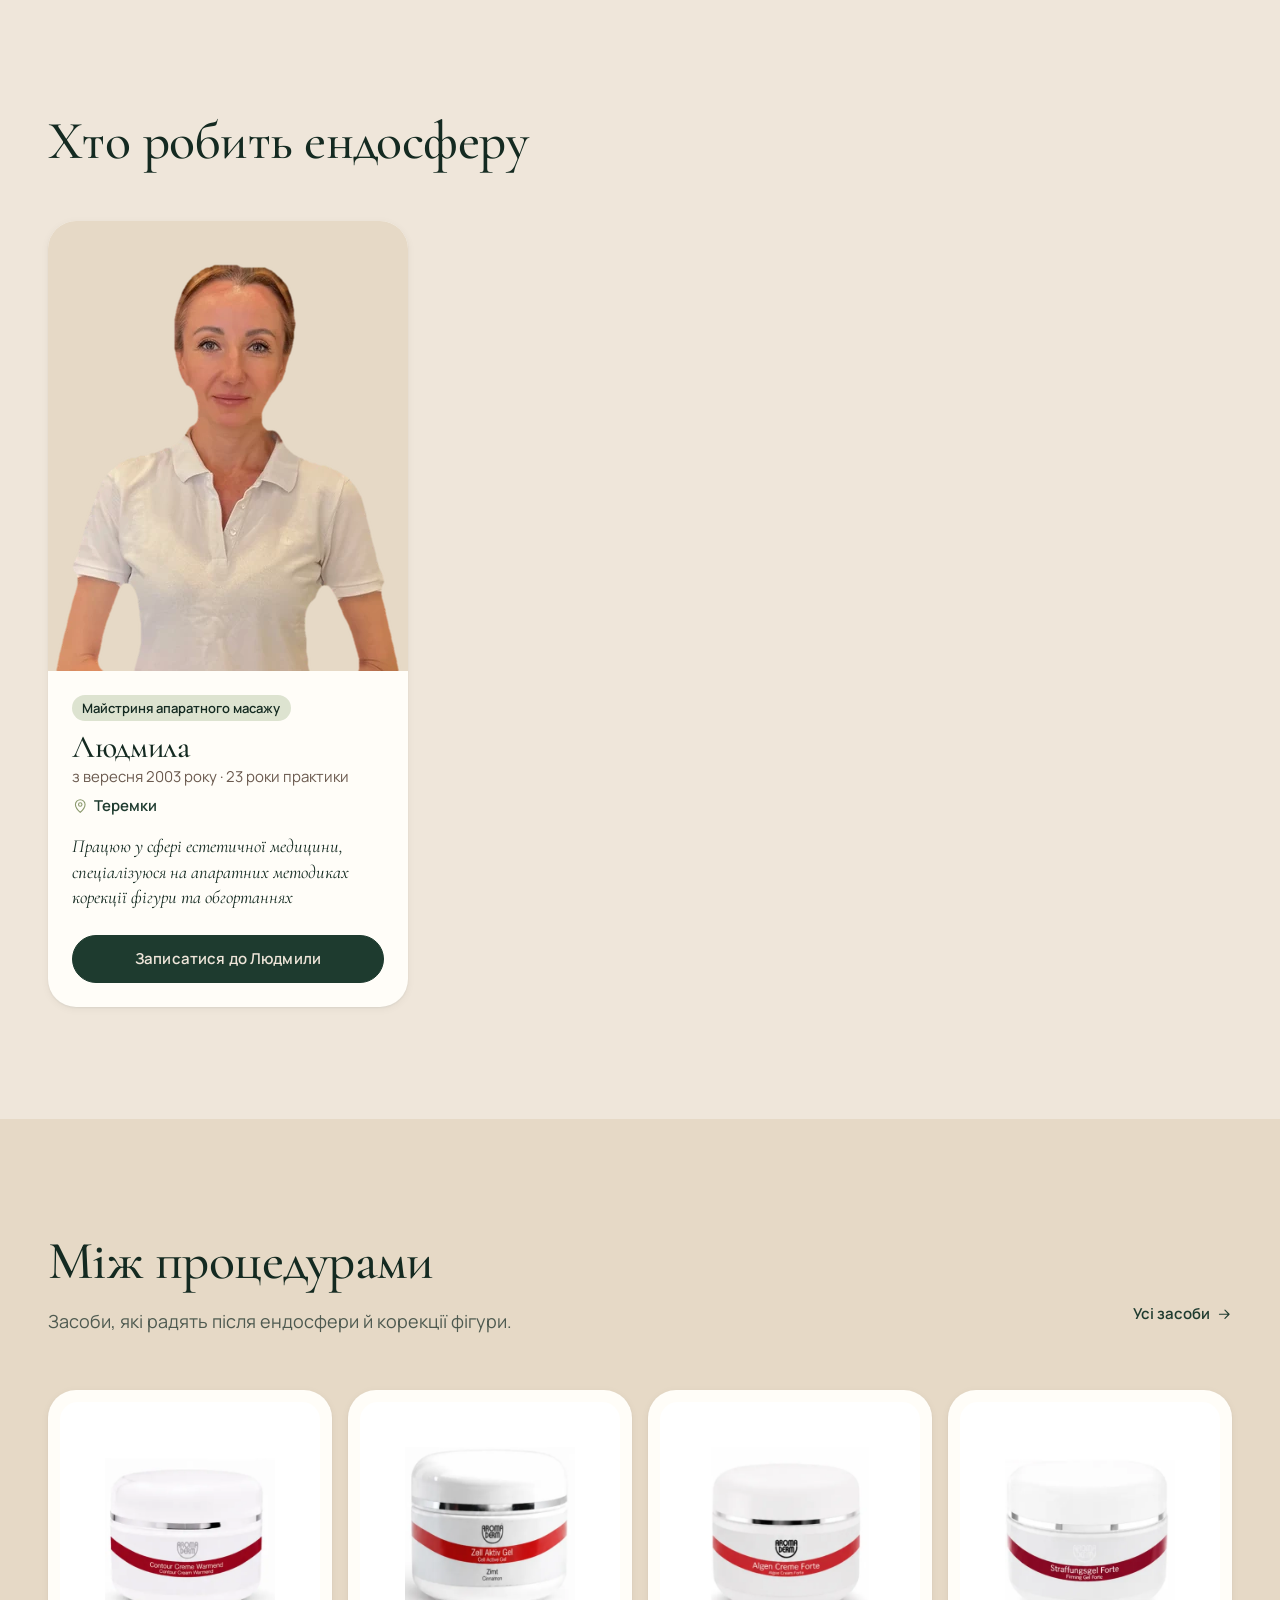
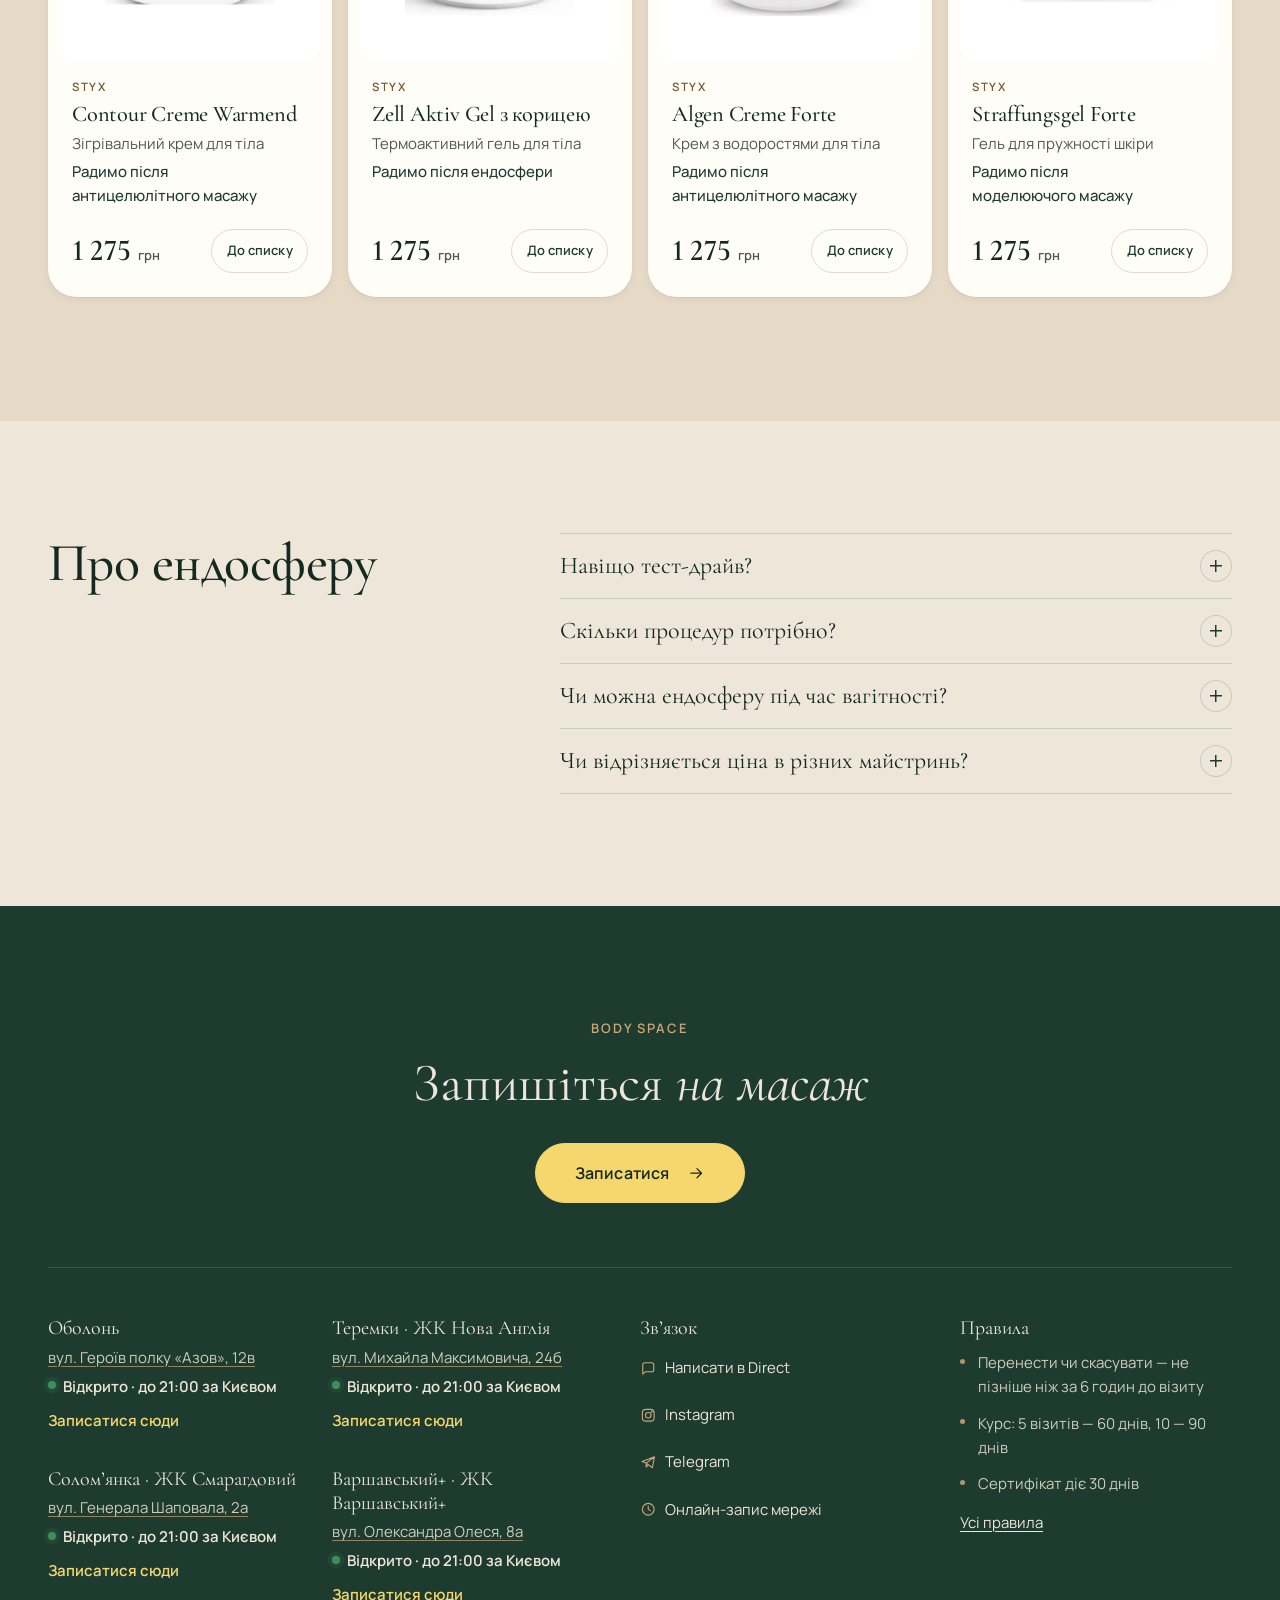
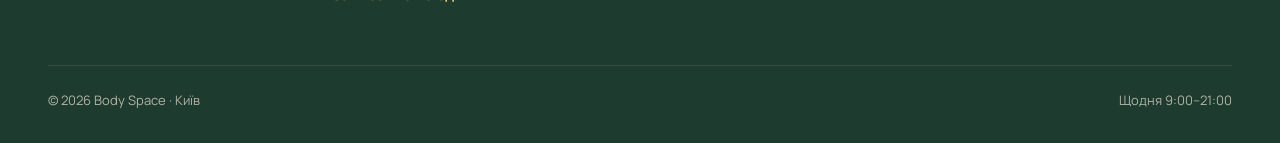
<file: endosfera.html>
<!doctype html>
<html lang="uk" class="no-js">
<head>
  <meta charset="utf-8">
  <meta name="viewport" content="width=device-width, initial-scale=1, viewport-fit=cover">
  <title>Ендосфера в Києві — тест-драйв і курси · Body Space</title>
  <meta name="description" content="Ендосфера тіла й обличчя в Body Space у Києві. Тест-драйв 30 хв, курси на 5 і 10 процедур, калькулятор ціни і запис до майстрині апаратного масажу.">
  <link rel="canonical" href="https://alinabeliever.github.io/body-space/endosfera.html">
  <meta name="theme-color" content="#F7F2E8">
  <meta property="og:type" content="website">
  <meta property="og:locale" content="uk_UA">
  <meta property="og:site_name" content="Body Space">
  <meta property="og:title" content="Ендосфера в Body Space">
  <meta property="og:description" content="Ендосфера тіла й обличчя в Body Space у Києві. Тест-драйв 30 хв, курси на 5 і 10 процедур, калькулятор ціни і запис до майстрині апаратного масажу.">
  <meta property="og:url" content="https://alinabeliever.github.io/body-space/endosfera.html">
  <meta property="og:image" content="https://alinabeliever.github.io/body-space/assets/img/og-logo.jpg">
  <meta property="og:image:type" content="image/jpeg">
  <meta property="og:image:width" content="1200">
  <meta property="og:image:height" content="630">
  <meta name="twitter:image" content="https://alinabeliever.github.io/body-space/assets/img/og-logo.jpg">
  <link rel="icon" href="assets/img/favicon.svg" type="image/svg+xml">
  <link rel="icon" href="assets/img/favicon-32.png" sizes="32x32" type="image/png">
  <link rel="apple-touch-icon" href="assets/img/apple-touch-icon.png">
  <meta name="twitter:card" content="summary_large_image">
  <meta property="og:image:alt" content="Body Space: масаж біля дому">
  <link rel="preconnect" href="https://fonts.googleapis.com">
  <link rel="preconnect" href="https://fonts.gstatic.com" crossorigin>
  <link rel="preload" as="style" href="https://fonts.googleapis.com/css2?family=Cormorant+Garamond:ital,wght@0,500;0,600;1,500&family=Manrope:wght@400;500;600&display=swap">
  <link rel="stylesheet" href="https://fonts.googleapis.com/css2?family=Cormorant+Garamond:ital,wght@0,500;0,600;1,500&family=Manrope:wght@400;500;600&display=swap" media="print" onload="this.media='all'">
  <noscript><link rel="stylesheet" href="https://fonts.googleapis.com/css2?family=Cormorant+Garamond:ital,wght@0,500;0,600;1,500&family=Manrope:wght@400;500;600&display=swap"></noscript>
  <link rel="stylesheet" href="assets/css/tokens.css">
  <link rel="stylesheet" href="assets/css/base.css">
  <link rel="stylesheet" href="assets/css/components.css">
  <link rel="stylesheet" href="assets/css/pages.css">
  <script>document.documentElement.classList.replace("no-js", "js");</script>
</head>
<body data-page="endosfera">
<svg width="0" height="0" style="position:absolute" aria-hidden="true" focusable="false">
  <symbol id="i-leaf" viewBox="0 0 22 30"><path d="M11 1C3.5 8 2.6 19.5 11 29c8.4-9.5 7.5-21 0-28Z" fill="currentColor"/><path d="M11 6.5v19" stroke="#F7F2E8" stroke-width="1" stroke-linecap="round" opacity=".55"/></symbol>
  <symbol id="i-branch" viewBox="0 0 28 40"><path d="M9 39C10 28 12 17 18 4" fill="none" stroke="currentColor" stroke-width="1.4" stroke-linecap="round"/><path d="M18 4c-6 2-8.5 7.5-6.6 12.5C17.6 13.8 19.4 9 18 4Z" fill="currentColor"/><path d="M14 16c-6.3.6-9.6 5.3-8.5 10.5 5.7-1.6 8.6-5.5 8.5-10.5Z" fill="currentColor" opacity=".85"/><path d="M13.6 18.5c6 1.7 8.2 6.8 6.2 11.4-5.3-2.2-7.4-6.7-6.2-11.4Z" fill="currentColor" opacity=".7"/></symbol>
  <symbol id="i-arrow" viewBox="0 0 24 24"><path d="M5 12h14M13 6l6 6-6 6"/></symbol>
  <symbol id="i-arrow-left" viewBox="0 0 24 24"><path d="M19 12H5M11 6l-6 6 6 6"/></symbol>
  <symbol id="i-pin" viewBox="0 0 24 24"><path d="M12 21s-7-6.2-7-11.5A7 7 0 0 1 19 9.5C19 14.8 12 21 12 21Z"/><circle cx="12" cy="9.5" r="2.5"/></symbol>
  <symbol id="i-close" viewBox="0 0 24 24"><path d="M6 6l12 12M18 6 6 18"/></symbol>
  <symbol id="i-menu" viewBox="0 0 24 24"><path d="M4 8h16M4 16h16"/></symbol>
  <symbol id="i-locate" viewBox="0 0 24 24"><circle cx="12" cy="12" r="7"/><circle cx="12" cy="12" r="2"/><path d="M12 2v3M12 19v3M2 12h3M19 12h3"/></symbol>
  <symbol id="i-check" viewBox="0 0 24 24"><path d="m5 12.5 4.5 4.5L19 7.5"/></symbol>
  <symbol id="i-play" viewBox="0 0 24 24"><path d="M8 5.5v13l11-6.5z" fill="currentColor" stroke="none"/></symbol>
  <symbol id="i-pause" viewBox="0 0 24 24"><path d="M8 5v14M16 5v14" stroke-width="2.4"/></symbol>
  <symbol id="i-insta" viewBox="0 0 24 24"><rect x="3.5" y="3.5" width="17" height="17" rx="5"/><circle cx="12" cy="12" r="4"/><circle cx="17.2" cy="6.8" r=".6" fill="currentColor"/></symbol>
  <symbol id="i-telegram" viewBox="0 0 24 24"><path d="M21 4 3 11l6 2.2M21 4l-3 16-9-6.8M21 4 9 13.2V19l3.2-3.4"/></symbol>
  <symbol id="i-chat" viewBox="0 0 24 24"><path d="M4 18.5V7a3 3 0 0 1 3-3h10a3 3 0 0 1 3 3v7a3 3 0 0 1-3 3H8l-4 3.5Z"/></symbol>
  <symbol id="i-gift" viewBox="0 0 24 24"><rect x="4" y="9" width="16" height="11" rx="1.5"/><path d="M3 9h18M12 9v11M12 9S10.5 4 8 4.5 7.5 9 12 9Zm0 0s1.5-5 4-4.5S16.5 9 12 9Z"/></symbol>
  <symbol id="i-clock" viewBox="0 0 24 24"><circle cx="12" cy="12" r="8.5"/><path d="M12 7.5V12l3 2"/></symbol>
</svg>

<a class="skip-link" href="#main">Перейти до змісту</a>

<!-- 1. Шапка -->
<header class="site-header" id="top">
  <div class="container">
    <a class="logo" href="index.html" aria-label="Body Space — на головну">
      
      <span>Body<br>Space</span>
    </a>
    <nav class="nav" aria-label="Головне меню">
      <ul>
        <li><a href="index.html">Головна</a></li>
        <li><a href="poslugy.html">Послуги і ціни</a></li>
        <li><a href="endosfera.html">Ендосфера</a></li>
        <li><a href="vagitnym.html">Вагітним</a></li>
        <li><a href="komanda.html">Команда</a></li>
        <li><a href="studii.html">Студії</a></li>
        <li><a href="sertyfikat.html">Сертифікат</a></li>
        <li><a href="zasoby.html">Засоби</a></li>
        <li><a href="faq.html">Питання</a></li>
      </ul>
    </nav>
    <div class="header-actions">
      <button class="studio-pill js-studio-pill" type="button" aria-haspopup="dialog">
        <svg class="icon" aria-hidden="true"><use href="#i-pin"/></svg>
        <span class="studio-pill__label js-studio-label">Оберіть студію</span>
      </button>
      <a class="btn btn--sm header-book js-book" href="https://ig.me/m/body__space">Записатися<span class="js-book-studio"></span></a>
      <button class="menu-toggle js-menu-open" type="button" aria-label="Відкрити меню" aria-expanded="false" aria-controls="mobile-menu">
        <svg class="icon" aria-hidden="true"><use href="#i-menu"/></svg>
      </button>
    </div>
  </div>
</header>

<div class="mobile-menu" id="mobile-menu" role="dialog" aria-modal="true" aria-label="Меню" hidden>
  <div class="mobile-menu__top">
    <a class="logo" href="index.html"><span>Body<br>Space</span></a>
    <button class="close-btn js-menu-close" type="button" aria-label="Закрити меню"><svg class="icon" aria-hidden="true"><use href="#i-close"/></svg></button>
  </div>
  <ul>
    <li><a class="mobile-menu__link" href="index.html">Головна</a></li>
    <li><a class="mobile-menu__link" href="poslugy.html">Послуги і ціни</a></li>
    <li><a class="mobile-menu__link" href="endosfera.html">Ендосфера</a></li>
    <li><a class="mobile-menu__link" href="vagitnym.html">Вагітним</a></li>
    <li><a class="mobile-menu__link" href="komanda.html">Команда</a></li>
    <li><a class="mobile-menu__link" href="studii.html">Студії</a></li>
    <li><a class="mobile-menu__link" href="sertyfikat.html">Сертифікат</a></li>
    <li><a class="mobile-menu__link" href="zasoby.html">Засоби</a></li>
    <li><a class="mobile-menu__link" href="faq.html">Питання</a></li>
  </ul>
  <div class="mobile-menu__foot">
    <a class="btn js-book" href="https://ig.me/m/body__space">Записатися<span class="js-book-studio"></span></a>
    <a class="btn btn--ghost js-quiz-open" href="index.html#turbuie">Підібрати масаж</a>
    <a class="btn btn--ghost" href="https://ig.me/m/body__space" target="_blank" rel="noopener"><svg class="icon" aria-hidden="true"><use href="#i-chat"/></svg>Написати в Direct</a>
  </div>
</div>

<div class="page">

<main id="main">
  <section class="page-hero page-hero--media" aria-labelledby="page-title">
    <div class="container page-hero__grid">
      <div class="page-hero__text">
        <nav class="crumbs" aria-label="Ви тут"><a href="index.html">Головна</a><span aria-hidden="true">/</span><span>Ендосфера</span></nav>
        <p class="eyebrow"><svg aria-hidden="true"><use href="#i-leaf"/></svg>Апаратний масаж</p>
        <h1 id="page-title" class="h1--long">Ендосфера: <em>апаратний</em> масаж тіла й обличчя</h1>
        <p class="page-hero__lead">Апаратний масаж тіла й обличчя. Почніть з тест-драйву, а курс порахуйте нижче — з точними цінами студії.</p>
        <div class="page-hero__actions"><a class="btn js-book" data-service="endosfera-test" href="https://ig.me/m/body__space">Записатися на тест-драйв<span class="js-book-studio"></span></a><a class="btn btn--ghost" href="#kalkulyator">Порахувати курс</a></div>
      </div>
      <div class="page-hero__media reveal"><div class="endo-badge card"><p class="endo-badge__k">Тест-драйв</p><p class="endo-badge__num js-endo-price"></p><p class="endo-badge__t js-endo-test"></p></div></div>
    </div>
  </section>

  <section class="section section--beige" aria-labelledby="what-title">
    <div class="container">
      <div class="section-head reveal"><p class="eyebrow"><svg aria-hidden="true"><use href="#i-leaf"/></svg>Що це</p>
        <h2 id="what-title">Як проходить <em>процедура</em></h2>
        <p>Пишемо чесно: відчуття і результат у кожної людини свої. Скільки процедур варто саме вам — підкаже майстриня на першому візиті.</p></div>
      <ol class="visit__steps">
        <li class="visit__step reveal"><span class="visit__num">01</span><h3>Розмова</h3><p>Майстриня розпитає про самопочуття і разом з вами обере зони.</p></li>
        <li class="visit__step reveal"><span class="visit__num">02</span><h3>Апаратний масаж</h3><p>Працюємо на апараті Ендосфера.<br>45 хв — ноги, сідниці, спина, живіт;<br>60 хв — ще стопи, руки й долоні.</p></li>
        <li class="visit__step reveal"><span class="visit__num">03</span><h3>Догляд удома</h3><p>Підкажемо, як продовжити догляд між процедурами, і порадимо засіб, якщо попросите.</p></li>
      </ol>
    </div>
  </section>

  <section class="section endo" id="kalkulyator" aria-labelledby="kurs-title">
    <div class="container endo__grid">
      <div class="endo__intro reveal">
        <p class="eyebrow"><svg aria-hidden="true"><use href="#i-leaf"/></svg>Калькулятор</p>
        <h2 id="kurs-title">Порахуйте свій <em>курс</em></h2>
        <p class="lead">Курс з 5 процедур — мінус 10%, з 10 — мінус 20%. До курсу з 10 процедур — подарунок.</p>
        <div class="toggle-group endo__tier">
          <span class="toggle-label" id="tier-label">Рівень майстрині</span>
          <div class="toggle js-tier-toggle" role="group" aria-labelledby="tier-label">
            <button type="button" data-tier="top" aria-pressed="true">Топ</button>
            <button type="button" data-tier="lead" aria-pressed="false">Провідна</button>
          </div>
        </div>
      </div>
      <div class="calc card reveal js-calc" role="group" aria-labelledby="calc-title">
        <h3 id="calc-title" class="calc__title">Ендосфера тіла</h3>
        <div class="calc__row"><span class="toggle-label" id="calc-dur">Тривалість</span>
          <div class="toggle js-calc-dur" role="group" aria-labelledby="calc-dur"><button type="button" data-v="45" aria-pressed="true">45 хв</button><button type="button" data-v="60" aria-pressed="false">60 хв</button></div></div>
        <div class="calc__row"><span class="toggle-label" id="calc-n">Процедур</span>
          <div class="toggle js-calc-n" role="group" aria-labelledby="calc-n"><button type="button" data-v="1" aria-pressed="false">1</button><button type="button" data-v="5" aria-pressed="false">5</button><button type="button" data-v="10" aria-pressed="true">10</button></div></div>
        <div class="calc__out js-calc-out" aria-live="polite"></div>
      </div>
    </div>
  </section>

  <section class="section on-forest" aria-labelledby="endo-prices-title">
    <div class="container">
      <div class="section-head reveal"><p class="eyebrow"><svg aria-hidden="true"><use href="#i-leaf"/></svg>Усі ціни</p>
        <h2 id="endo-prices-title">Тіло, обличчя, <em>комплекс</em></h2>
        <p>Ціни за процедуру і за курс — як у прайсі студії.</p></div>
      <div class="endo-table js-endo-table reveal"></div>
    </div>
  </section>

  <section class="section" aria-labelledby="endo-masters-title">
    <div class="container">
      <div class="section-head reveal"><p class="eyebrow"><svg aria-hidden="true"><use href="#i-leaf"/></svg>Майстрині</p>
        <h2 id="endo-masters-title">Хто робить <em>ендосферу</em></h2></div>
      <div class="team-grid js-masters-grid" data-spec="endosfera"></div>
    </div>
  </section>

  <section class="section section--beige" aria-labelledby="endo-shop-title">
    <div class="container">
      <div class="section-head section-head--split reveal"><div>
        <h2 id="endo-shop-title">Між <em>процедурами</em></h2>
        <p>Засоби, які радять після ендосфери й корекції фігури.</p></div><a class="link-arrow" href="zasoby.html">Усі засоби<svg class="icon" aria-hidden="true"><use href="#i-arrow"/></svg></a></div>
      <div class="product-row js-products" data-after="endosfera,antytselulitnyi,modeliuiuchyi"></div>
    </div>
  </section>

  <section class="section" aria-labelledby="endo-faq-title">
    <div class="container faq-teaser__grid">
      <div class="section-head reveal"><p class="eyebrow"><svg aria-hidden="true"><use href="#i-leaf"/></svg>Питання</p>
        <h2 id="endo-faq-title">Про <em>ендосферу</em></h2></div>
      <div class="accordion reveal">
  <details><summary>Навіщо тест-драйв?</summary><div class="acc-body"><p>Щоб спробувати процедуру за 30 хвилин і зрозуміти, чи вона вам підходить, ще до курсу. Тест-драйв охоплює ноги, сідниці, талію й живіт.</p></div></details>
  <details><summary>Скільки процедур потрібно?</summary><div class="acc-body"><p>Це індивідуально — майстриня підкаже на першому візиті. Курс можна взяти на 5 або 10 процедур: курс з 5 діє 60 днів, з 10 — 90 днів з першого відвідування.</p></div></details>
  <details><summary>Чи можна ендосферу під час вагітності?</summary><div class="acc-body"><p>Апаратні процедури під час вагітності ми не пропонуємо. Для майбутніх мам є <a href='vagitnym.html'>масаж для вагітних</a>.</p></div></details>
  <details><summary>Чи відрізняється ціна в різних майстринь?</summary><div class="acc-body"><p>Так, у провідної майстрині ціна трохи вища. Тест-драйв коштує однаково у всіх.</p></div></details>
</div>
    </div>
  </section>

</main>

<!-- 16. Футер -->
<footer class="site-footer on-forest">
  <div class="container">
    <div class="footer__cta">
      <p class="eyebrow"><svg aria-hidden="true"><use href="#i-leaf"/></svg>Body Space</p>
      <p class="footer__title">Запишіться <em>на масаж</em></p>
      <a class="btn btn--glow footer__book js-book" href="https://ig.me/m/body__space">Записатися<span class="js-book-studio"></span><svg class="icon" aria-hidden="true"><use href="#i-arrow"/></svg></a>
    </div>
    <div class="footer__grid">
      <address class="footer__studios js-footer-studios"><div class="footer__studio"><p class="footer__h">Оболонь</p><p>вул. Героїв полку «Азов», 12в</p></div><div class="footer__studio"><p class="footer__h">Теремки · ЖК Нова Англія</p><p>вул. Михайла Максимовича, 24б</p></div><div class="footer__studio"><p class="footer__h">Солом’янка · ЖК Смарагдовий</p><p>вул. Генерала Шаповала, 2а</p></div><div class="footer__studio"><p class="footer__h">ЖК Варшавський+</p><p>вул. Олександра Олеся, 8а</p></div></address>
      <div class="footer__col">
        <p class="footer__h">Зв’язок</p>
        <ul class="footer__links">
          <li><a href="https://ig.me/m/body__space" target="_blank" rel="noopener"><svg class="icon" aria-hidden="true"><use href="#i-chat"/></svg>Написати в Direct</a></li>
          <li><a href="https://www.instagram.com/body__space/" target="_blank" rel="noopener"><svg class="icon" aria-hidden="true"><use href="#i-insta"/></svg>Instagram</a></li>
          <li><a href="https://t.me/+OLutqxuYHAtlZDY6" target="_blank" rel="noopener"><svg class="icon" aria-hidden="true"><use href="#i-telegram"/></svg>Telegram</a></li>
          <li><a href="https://n803030.alteg.io/select-city/4/select-branch" target="_blank" rel="noopener"><svg class="icon" aria-hidden="true"><use href="#i-clock"/></svg>Онлайн-запис мережі</a></li>
        </ul>
      </div>
      <div class="footer__col">
        <p class="footer__h">Правила</p>
        <ul class="footer__rules js-footer-rules"></ul>
        <a class="footer__more" href="faq.html#pravyla">Усі правила</a>
      </div>
    </div>
    <div class="footer__bottom">
      <span>© 2026 Body Space · Київ</span>
      <span class="js-hours">Щодня 9:00–21:00</span>
    </div>
  </div>
</footer>
</div>

<!-- Мобільна смуга запису -->
<div class="book-bar js-book-bar">
  <a class="btn js-book" href="https://ig.me/m/body__space"><span>Записатися<span class="js-book-studio"></span></span><svg class="icon" aria-hidden="true"><use href="#i-arrow"/></svg></a>
</div>

<!-- Панель вибору студії -->
<div class="overlay js-overlay" hidden></div>
<div class="sheet js-studio-sheet" role="dialog" aria-modal="true" aria-labelledby="sheet-title" hidden>
  <div class="sheet__grip" aria-hidden="true"></div>
  <div class="sheet__head">
    <div>
      <h2 id="sheet-title" class="js-sheet-title">Оберіть студію</h2>
      <p class="js-sheet-sub">Запис відкриється в Altegio обраної студії.</p>
    </div>
    <button class="close-btn js-sheet-close" type="button" aria-label="Закрити"><svg class="icon" aria-hidden="true"><use href="#i-close"/></svg></button>
  </div>
  <ul class="studio-list js-studio-list"></ul>
  <div class="sheet__foot">
    <button class="geo-btn js-geo" type="button"><svg class="icon" aria-hidden="true"><use href="#i-locate"/></svg>Показати найближчу</button>
    <a class="link-arrow" href="https://ig.me/m/body__space" target="_blank" rel="noopener">Або напишіть у Direct</a>
  </div>
</div>

<!-- Квіз «Який масаж потрібен вам зараз?» (#pidbir) -->
<div class="sheet sheet--quiz js-quiz" id="pidbir" role="dialog" aria-modal="true" aria-labelledby="quiz-title" hidden>
  <div class="sheet__grip" aria-hidden="true"></div>
  <div class="sheet__head">
    <div>
      <p class="eyebrow quiz__step js-quiz-step">Крок 1 з 4</p>
      <h2 id="quiz-title" class="js-quiz-title">Який масаж потрібен вам зараз?</h2>
    </div>
    <button class="close-btn js-quiz-close" type="button" aria-label="Закрити"><svg class="icon" aria-hidden="true"><use href="#i-close"/></svg></button>
  </div>
  <div class="quiz__progress" aria-hidden="true"><span class="js-quiz-bar"></span></div>
  <div class="quiz__body js-quiz-body"></div>
</div>

<div class="toast js-toast" role="status" aria-live="polite"><svg class="icon" aria-hidden="true"><use href="#i-check"/></svg><span></span></div>

<script src="data/content.js" defer></script>
<script src="assets/js/data.js" defer></script>
<script src="assets/js/main.js" defer></script>
<script src="assets/js/pricing.js" defer></script>
<script src="assets/js/calculator.js" defer></script>
<script src="assets/js/masters.js" defer></script>
<script src="assets/js/shop.js" defer></script>
<script src="assets/js/quiz.js" defer></script>
</body>
</html>
</file>
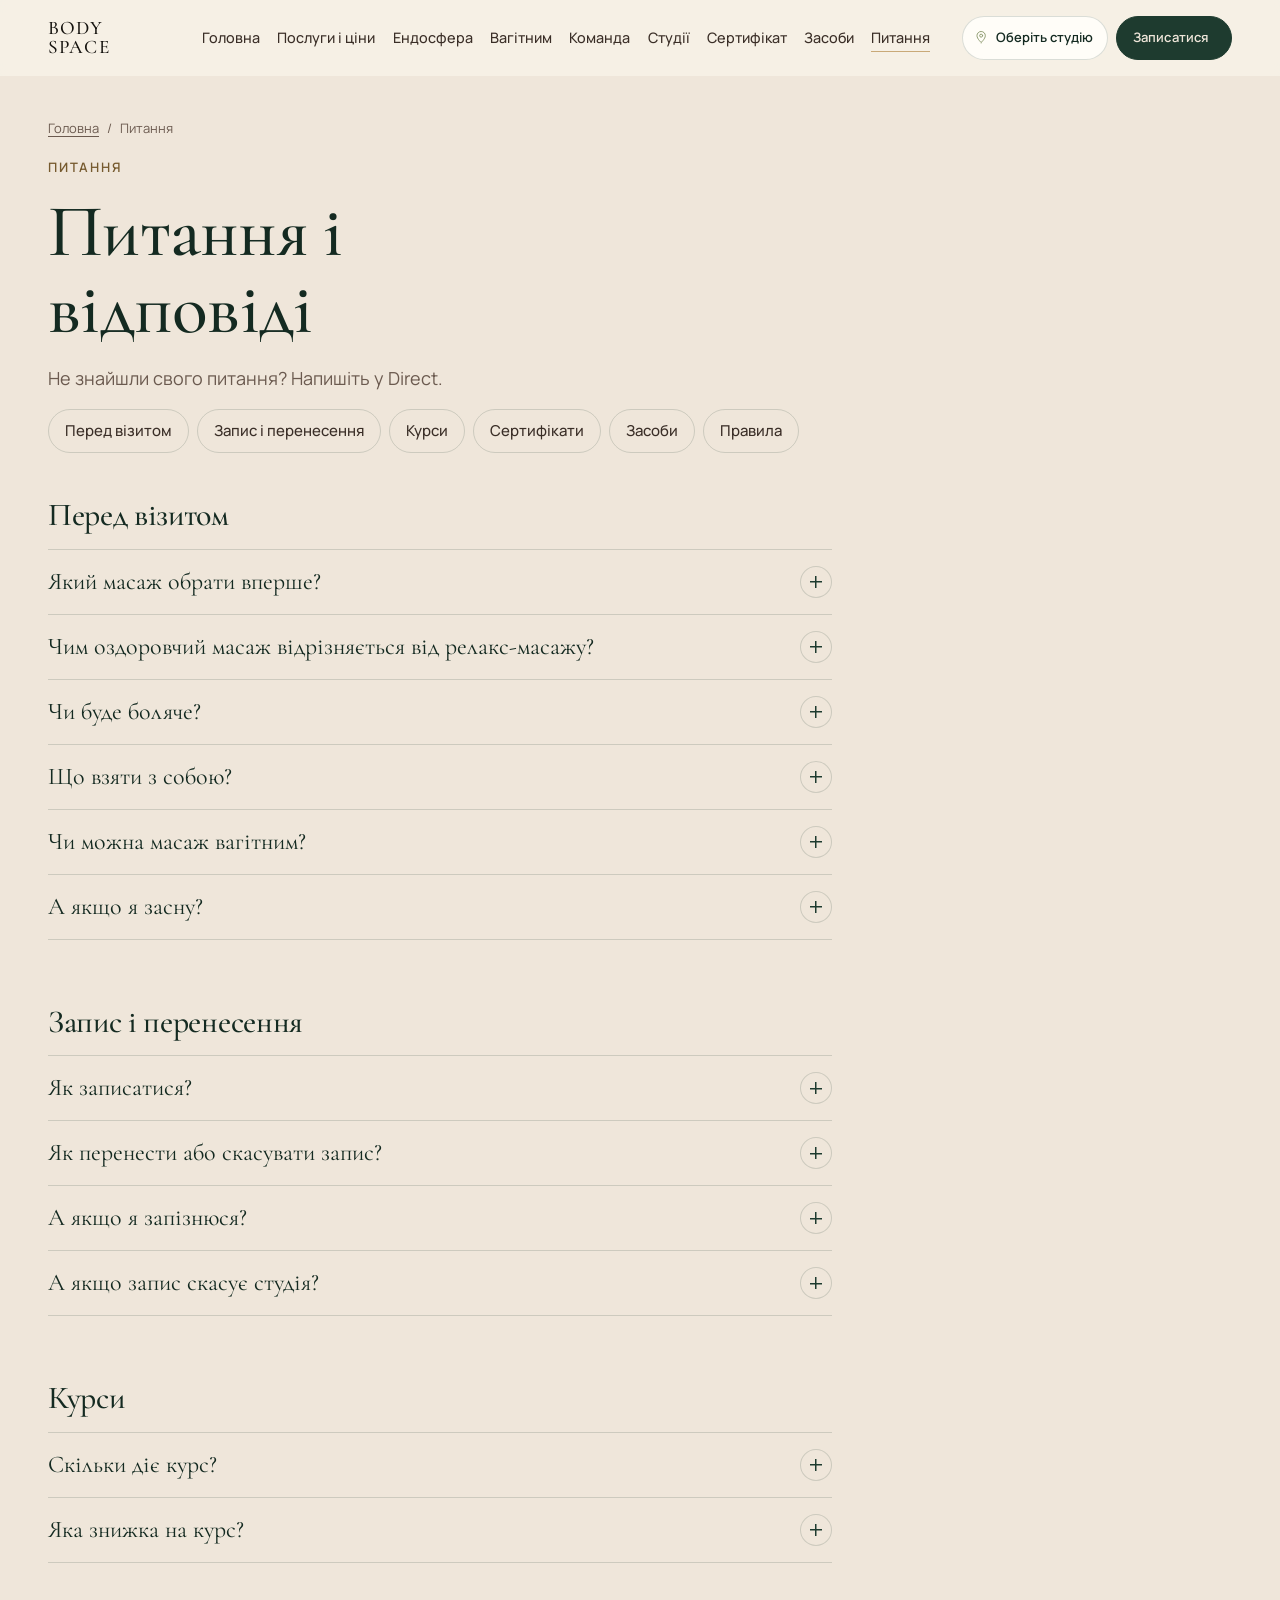
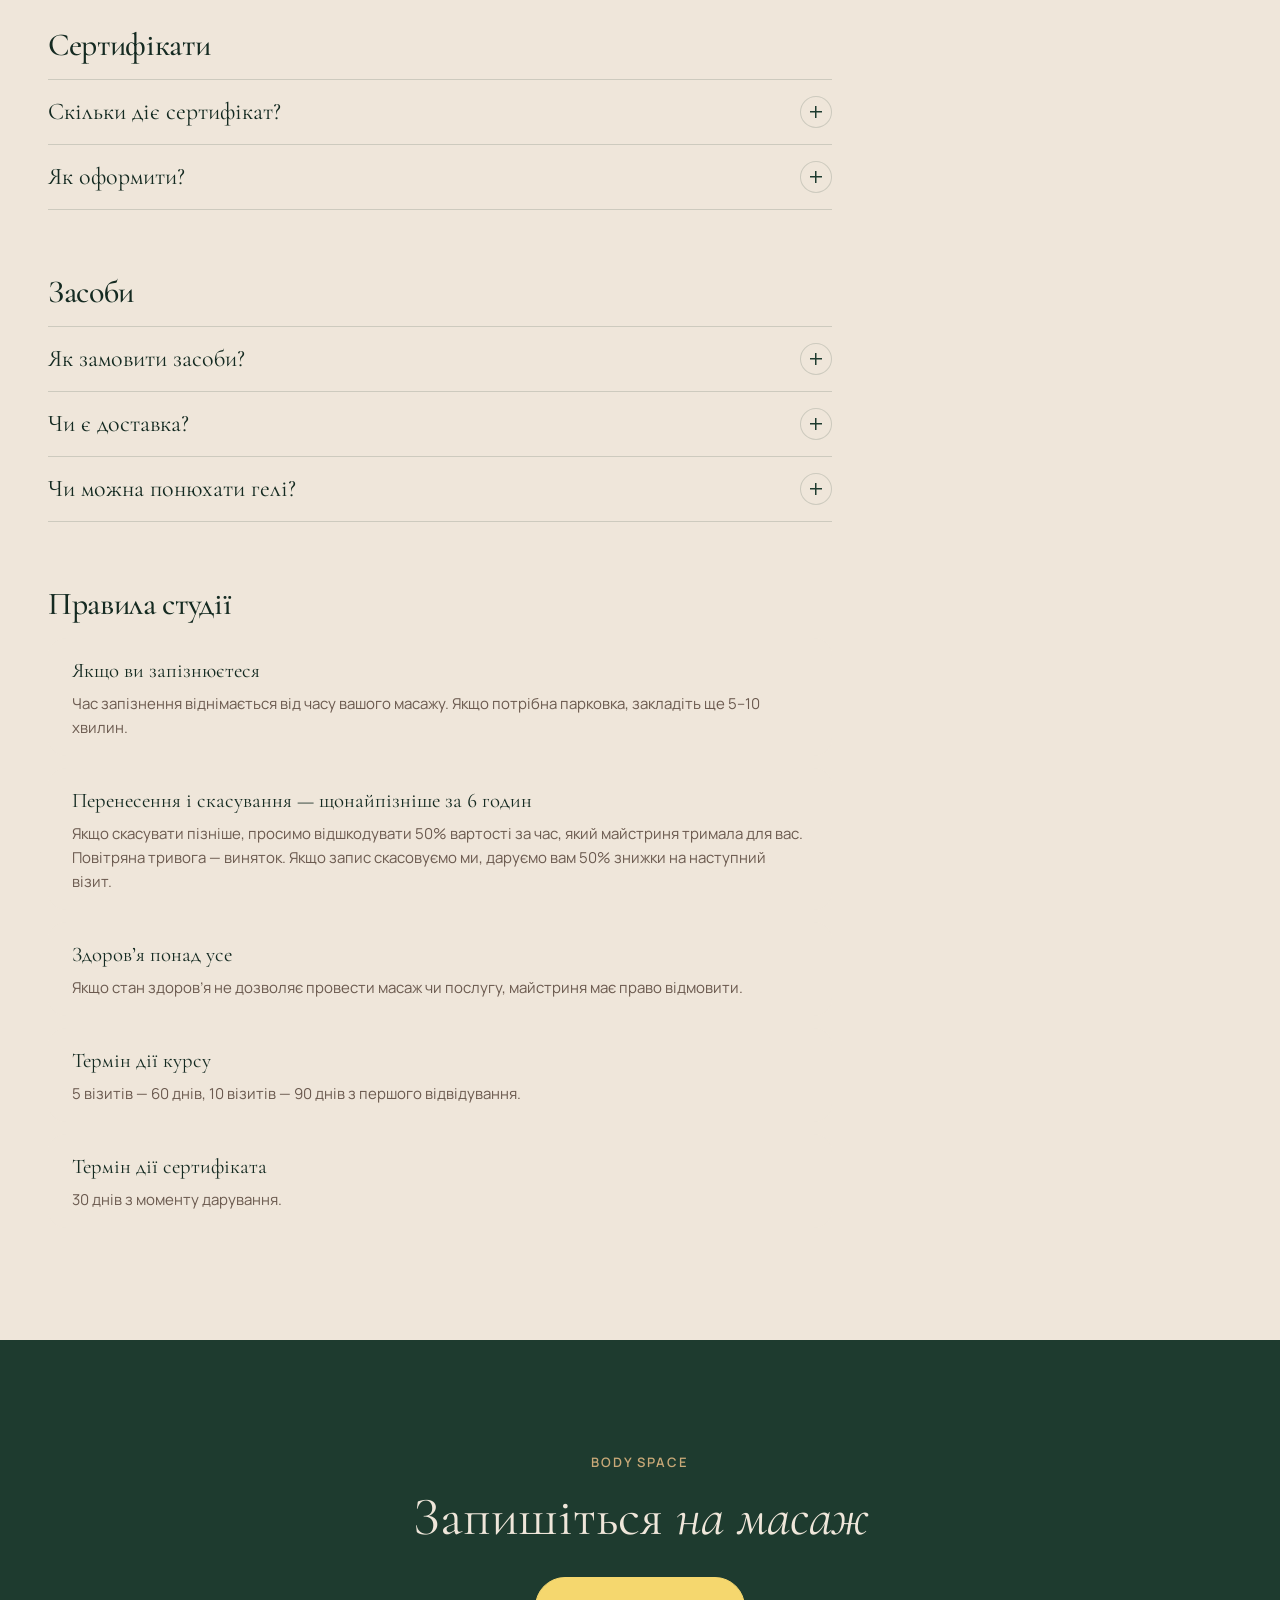
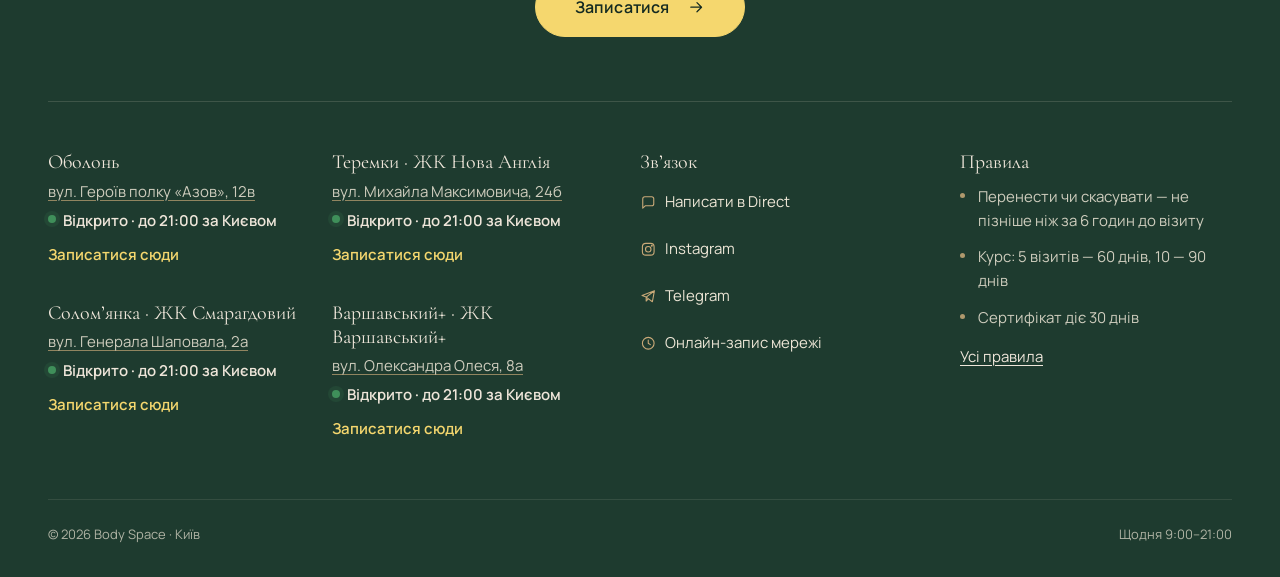
<file: faq.html>
<!doctype html>
<html lang="uk" class="no-js">
<head>
  <meta charset="utf-8">
  <meta name="viewport" content="width=device-width, initial-scale=1, viewport-fit=cover">
  <title>Питання про масаж і правила запису · Body Space Київ</title>
  <meta name="description" content="Який масаж обрати вперше, чи можна вагітним, як перенести запис, курси і сертифікати. Відповіді студій Body Space у 4 студіях Києва.">
  <link rel="canonical" href="https://alinabeliever.github.io/body-space/faq.html">
  <meta name="theme-color" content="#F7F2E8">
  <meta property="og:type" content="website">
  <meta property="og:locale" content="uk_UA">
  <meta property="og:site_name" content="Body Space">
  <meta property="og:title" content="Питання і відповіді — Body Space">
  <meta property="og:description" content="Який масаж обрати вперше, чи можна вагітним, як перенести запис, курси і сертифікати. Відповіді студій Body Space у 4 студіях Києва.">
  <meta property="og:url" content="https://alinabeliever.github.io/body-space/faq.html">
  <meta property="og:image" content="https://alinabeliever.github.io/body-space/assets/img/og-logo.jpg">
  <meta property="og:image:type" content="image/jpeg">
  <meta property="og:image:width" content="1200">
  <meta property="og:image:height" content="630">
  <meta name="twitter:image" content="https://alinabeliever.github.io/body-space/assets/img/og-logo.jpg">
  <link rel="icon" href="assets/img/favicon.svg" type="image/svg+xml">
  <link rel="icon" href="assets/img/favicon-32.png" sizes="32x32" type="image/png">
  <link rel="apple-touch-icon" href="assets/img/apple-touch-icon.png">
  <meta name="twitter:card" content="summary_large_image">
  <meta property="og:image:alt" content="Body Space: масаж біля дому">
  <link rel="preconnect" href="https://fonts.googleapis.com">
  <link rel="preconnect" href="https://fonts.gstatic.com" crossorigin>
  <link rel="preload" as="style" href="https://fonts.googleapis.com/css2?family=Cormorant+Garamond:ital,wght@0,500;0,600;1,500&family=Manrope:wght@400;500;600&display=swap">
  <link rel="stylesheet" href="https://fonts.googleapis.com/css2?family=Cormorant+Garamond:ital,wght@0,500;0,600;1,500&family=Manrope:wght@400;500;600&display=swap" media="print" onload="this.media='all'">
  <noscript><link rel="stylesheet" href="https://fonts.googleapis.com/css2?family=Cormorant+Garamond:ital,wght@0,500;0,600;1,500&family=Manrope:wght@400;500;600&display=swap"></noscript>
  <link rel="stylesheet" href="assets/css/tokens.css">
  <link rel="stylesheet" href="assets/css/base.css">
  <link rel="stylesheet" href="assets/css/components.css">
  <link rel="stylesheet" href="assets/css/pages.css">
  <script>document.documentElement.classList.replace("no-js", "js");</script>
<script type="application/ld+json">{"@context": "https://schema.org", "@type": "FAQPage", "mainEntity": [{"@type": "Question", "name": "Який масаж обрати вперше?", "acceptedAnswer": {"@type": "Answer", "text": "Хочете розслабитися: обирайте релакс-масаж. Болить спина чи шия: оздоровчий масаж, він глибший. Можна також пройти короткий підбір."}}, {"@type": "Question", "name": "Чим оздоровчий масаж відрізняється від релакс-масажу?", "acceptedAnswer": {"@type": "Answer", "text": "Релакс-масаж: м’які плавні рухи, щоб розслабитися. Оздоровчий: глибша робота з м’язами, коли турбує біль у шиї чи спині або сильне напруження."}}, {"@type": "Question", "name": "Чи буде боляче?", "acceptedAnswer": {"@type": "Answer", "text": "Майстриня орієнтується на ваші відчуття. Скажіть, якщо тиск завеликий, і вона зробить м’якше."}}, {"@type": "Question", "name": "Що взяти з собою?", "acceptedAnswer": {"@type": "Answer", "text": "Напишіть у Direct, на яку процедуру ви записані, і ми підкажемо, що знадобиться."}}, {"@type": "Question", "name": "Чи можна масаж вагітним?", "acceptedAnswer": {"@type": "Answer", "text": "Так, у нас є масаж для вагітних. Перед записом погодьте його зі своїм лікарем. Види, ціни й протипоказання."}}, {"@type": "Question", "name": "А якщо я засну?", "acceptedAnswer": {"@type": "Answer", "text": "Під час релакс-масажу це нормально."}}, {"@type": "Question", "name": "Як записатися?", "acceptedAnswer": {"@type": "Answer", "text": "Онлайн через Altegio або в Direct. Оберіть студію на сайті, і кнопки запису відкриють її онлайн-запис. До конкретної майстрині можна записатися з її картки на сторінці «Команда»."}}, {"@type": "Question", "name": "Як перенести або скасувати запис?", "acceptedAnswer": {"@type": "Answer", "text": "Перенести чи скасувати запис можна не пізніше ніж за 6 годин до візиту. Якщо пізніше — просимо відшкодувати 50% вартості за час, який майстриня тримала для вас. Повітряна тривога — виняток."}}, {"@type": "Question", "name": "А якщо я запізнюся?", "acceptedAnswer": {"@type": "Answer", "text": "Час запізнення віднімається від часу масажу. Якщо потрібна парковка, закладіть ще 5–10 хвилин."}}, {"@type": "Question", "name": "А якщо запис скасує студія?", "acceptedAnswer": {"@type": "Answer", "text": "Тоді ми даруємо вам 50% знижки на наступний візит."}}, {"@type": "Question", "name": "Скільки діє курс?", "acceptedAnswer": {"@type": "Answer", "text": "Курс з 5 візитів — 60 днів, з 10 візитів — 90 днів з першого відвідування."}}, {"@type": "Question", "name": "Яка знижка на курс?", "acceptedAnswer": {"@type": "Answer", "text": "На ендосферу: 5 процедур — мінус 10%, 10 процедур — мінус 20%, і до курсу з 10 процедур — подарунок. На обгортання і тейпування: 5 послуг — мінус 5%, 10 — мінус 10%. Порахувати курс ендосфери."}}, {"@type": "Question", "name": "Скільки діє сертифікат?", "acceptedAnswer": {"@type": "Answer", "text": "30 днів з моменту дарування."}}, {"@type": "Question", "name": "Як оформити?", "acceptedAnswer": {"@type": "Answer", "text": "У конструкторі оберіть процедуру, дизайн і побажання, а потім надішліть заявку або оформіть у Direct."}}, {"@type": "Question", "name": "Як замовити засоби?", "acceptedAnswer": {"@type": "Answer", "text": "Додайте засоби до списку на сторінці «Засоби» і натисніть «Замовити» — відкриється Telegram з готовим текстом замовлення, залишиться лише надіслати."}}, {"@type": "Question", "name": "Чи є доставка?", "acceptedAnswer": {"@type": "Answer", "text": "Так, Новою поштою."}}, {"@type": "Question", "name": "Чи можна понюхати гелі?", "acceptedAnswer": {"@type": "Answer", "text": "Так, тестери гелів White Mandarin є на Оболоні."}}]}</script>
</head>
<body data-page="faq">
<svg width="0" height="0" style="position:absolute" aria-hidden="true" focusable="false">
  <symbol id="i-leaf" viewBox="0 0 22 30"><path d="M11 1C3.5 8 2.6 19.5 11 29c8.4-9.5 7.5-21 0-28Z" fill="currentColor"/><path d="M11 6.5v19" stroke="#F7F2E8" stroke-width="1" stroke-linecap="round" opacity=".55"/></symbol>
  <symbol id="i-branch" viewBox="0 0 28 40"><path d="M9 39C10 28 12 17 18 4" fill="none" stroke="currentColor" stroke-width="1.4" stroke-linecap="round"/><path d="M18 4c-6 2-8.5 7.5-6.6 12.5C17.6 13.8 19.4 9 18 4Z" fill="currentColor"/><path d="M14 16c-6.3.6-9.6 5.3-8.5 10.5 5.7-1.6 8.6-5.5 8.5-10.5Z" fill="currentColor" opacity=".85"/><path d="M13.6 18.5c6 1.7 8.2 6.8 6.2 11.4-5.3-2.2-7.4-6.7-6.2-11.4Z" fill="currentColor" opacity=".7"/></symbol>
  <symbol id="i-arrow" viewBox="0 0 24 24"><path d="M5 12h14M13 6l6 6-6 6"/></symbol>
  <symbol id="i-arrow-left" viewBox="0 0 24 24"><path d="M19 12H5M11 6l-6 6 6 6"/></symbol>
  <symbol id="i-pin" viewBox="0 0 24 24"><path d="M12 21s-7-6.2-7-11.5A7 7 0 0 1 19 9.5C19 14.8 12 21 12 21Z"/><circle cx="12" cy="9.5" r="2.5"/></symbol>
  <symbol id="i-close" viewBox="0 0 24 24"><path d="M6 6l12 12M18 6 6 18"/></symbol>
  <symbol id="i-menu" viewBox="0 0 24 24"><path d="M4 8h16M4 16h16"/></symbol>
  <symbol id="i-locate" viewBox="0 0 24 24"><circle cx="12" cy="12" r="7"/><circle cx="12" cy="12" r="2"/><path d="M12 2v3M12 19v3M2 12h3M19 12h3"/></symbol>
  <symbol id="i-check" viewBox="0 0 24 24"><path d="m5 12.5 4.5 4.5L19 7.5"/></symbol>
  <symbol id="i-play" viewBox="0 0 24 24"><path d="M8 5.5v13l11-6.5z" fill="currentColor" stroke="none"/></symbol>
  <symbol id="i-pause" viewBox="0 0 24 24"><path d="M8 5v14M16 5v14" stroke-width="2.4"/></symbol>
  <symbol id="i-insta" viewBox="0 0 24 24"><rect x="3.5" y="3.5" width="17" height="17" rx="5"/><circle cx="12" cy="12" r="4"/><circle cx="17.2" cy="6.8" r=".6" fill="currentColor"/></symbol>
  <symbol id="i-telegram" viewBox="0 0 24 24"><path d="M21 4 3 11l6 2.2M21 4l-3 16-9-6.8M21 4 9 13.2V19l3.2-3.4"/></symbol>
  <symbol id="i-chat" viewBox="0 0 24 24"><path d="M4 18.5V7a3 3 0 0 1 3-3h10a3 3 0 0 1 3 3v7a3 3 0 0 1-3 3H8l-4 3.5Z"/></symbol>
  <symbol id="i-gift" viewBox="0 0 24 24"><rect x="4" y="9" width="16" height="11" rx="1.5"/><path d="M3 9h18M12 9v11M12 9S10.5 4 8 4.5 7.5 9 12 9Zm0 0s1.5-5 4-4.5S16.5 9 12 9Z"/></symbol>
  <symbol id="i-clock" viewBox="0 0 24 24"><circle cx="12" cy="12" r="8.5"/><path d="M12 7.5V12l3 2"/></symbol>
</svg>

<a class="skip-link" href="#main">Перейти до змісту</a>

<!-- 1. Шапка -->
<header class="site-header" id="top">
  <div class="container">
    <a class="logo" href="index.html" aria-label="Body Space — на головну">
      
      <span>Body<br>Space</span>
    </a>
    <nav class="nav" aria-label="Головне меню">
      <ul>
        <li><a href="index.html">Головна</a></li>
        <li><a href="poslugy.html">Послуги і ціни</a></li>
        <li><a href="endosfera.html">Ендосфера</a></li>
        <li><a href="vagitnym.html">Вагітним</a></li>
        <li><a href="komanda.html">Команда</a></li>
        <li><a href="studii.html">Студії</a></li>
        <li><a href="sertyfikat.html">Сертифікат</a></li>
        <li><a href="zasoby.html">Засоби</a></li>
        <li><a href="faq.html">Питання</a></li>
      </ul>
    </nav>
    <div class="header-actions">
      <button class="studio-pill js-studio-pill" type="button" aria-haspopup="dialog">
        <svg class="icon" aria-hidden="true"><use href="#i-pin"/></svg>
        <span class="studio-pill__label js-studio-label">Оберіть студію</span>
      </button>
      <a class="btn btn--sm header-book js-book" href="https://ig.me/m/body__space">Записатися<span class="js-book-studio"></span></a>
      <button class="menu-toggle js-menu-open" type="button" aria-label="Відкрити меню" aria-expanded="false" aria-controls="mobile-menu">
        <svg class="icon" aria-hidden="true"><use href="#i-menu"/></svg>
      </button>
    </div>
  </div>
</header>

<div class="mobile-menu" id="mobile-menu" role="dialog" aria-modal="true" aria-label="Меню" hidden>
  <div class="mobile-menu__top">
    <a class="logo" href="index.html"><span>Body<br>Space</span></a>
    <button class="close-btn js-menu-close" type="button" aria-label="Закрити меню"><svg class="icon" aria-hidden="true"><use href="#i-close"/></svg></button>
  </div>
  <ul>
    <li><a class="mobile-menu__link" href="index.html">Головна</a></li>
    <li><a class="mobile-menu__link" href="poslugy.html">Послуги і ціни</a></li>
    <li><a class="mobile-menu__link" href="endosfera.html">Ендосфера</a></li>
    <li><a class="mobile-menu__link" href="vagitnym.html">Вагітним</a></li>
    <li><a class="mobile-menu__link" href="komanda.html">Команда</a></li>
    <li><a class="mobile-menu__link" href="studii.html">Студії</a></li>
    <li><a class="mobile-menu__link" href="sertyfikat.html">Сертифікат</a></li>
    <li><a class="mobile-menu__link" href="zasoby.html">Засоби</a></li>
    <li><a class="mobile-menu__link" href="faq.html">Питання</a></li>
  </ul>
  <div class="mobile-menu__foot">
    <a class="btn js-book" href="https://ig.me/m/body__space">Записатися<span class="js-book-studio"></span></a>
    <a class="btn btn--ghost js-quiz-open" href="index.html#turbuie">Підібрати масаж</a>
    <a class="btn btn--ghost" href="https://ig.me/m/body__space" target="_blank" rel="noopener"><svg class="icon" aria-hidden="true"><use href="#i-chat"/></svg>Написати в Direct</a>
  </div>
</div>

<div class="page">

<main id="main">
  <section class="page-hero" aria-labelledby="page-title">
    <div class="container page-hero__grid">
      <div class="page-hero__text">
        <nav class="crumbs" aria-label="Ви тут"><a href="index.html">Головна</a><span aria-hidden="true">/</span><span>Питання</span></nav>
        <p class="eyebrow"><svg aria-hidden="true"><use href="#i-leaf"/></svg>Питання</p>
        <h1 id="page-title">Питання і <em>відповіді</em></h1>
        <p class="page-hero__lead">Не знайшли свого питання? Напишіть у Direct.</p>
        <div class="page-hero__actions"><nav class="chips" aria-label="Теми"><a class="chip" href="#pered-vizytom">Перед візитом</a><a class="chip" href="#zapys">Запис і перенесення</a><a class="chip" href="#kursy">Курси</a><a class="chip" href="#sertyfikaty">Сертифікати</a><a class="chip" href="#zasoby">Засоби</a><a class="chip" href="#pravyla">Правила</a></nav></div>
      </div>
      
    </div>
  </section>

  <section class="section faq-page" aria-label="Питання за темами">
    <div class="container faq-page__grid">
      <div class="faq-topic" id="pered-vizytom"><h2>Перед <em>візитом</em></h2>
      <div class="accordion reveal">
  <details><summary>Який масаж обрати вперше?</summary><div class="acc-body"><p>Хочете розслабитися: обирайте релакс-масаж. Болить спина чи шия: оздоровчий масаж, він глибший. Можна також пройти <a class='js-quiz-open' href='index.html#turbuie'>короткий підбір</a>.</p></div></details>
  <details><summary>Чим оздоровчий масаж відрізняється від релакс-масажу?</summary><div class="acc-body"><p>Релакс-масаж: м’які плавні рухи, щоб розслабитися. Оздоровчий: глибша робота з м’язами, коли турбує біль у шиї чи спині або сильне напруження.</p></div></details>
  <details><summary>Чи буде боляче?</summary><div class="acc-body"><p>Майстриня орієнтується на ваші відчуття. Скажіть, якщо тиск завеликий, і вона зробить м’якше.</p></div></details>
  <details><summary>Що взяти з собою?</summary><div class="acc-body"><p>Напишіть у Direct, на яку процедуру ви записані, і ми підкажемо, що знадобиться.</p></div></details>
  <details><summary>Чи можна масаж вагітним?</summary><div class="acc-body"><p>Так, у нас є масаж для вагітних. Перед записом погодьте його зі своїм лікарем. <a href='vagitnym.html'>Види, ціни й протипоказання</a>.</p></div></details>
  <details><summary>А якщо я засну?</summary><div class="acc-body"><p>Під час релакс-масажу це нормально.</p></div></details>
</div></div>

      <div class="faq-topic" id="zapys"><h2>Запис і <em>перенесення</em></h2>
      <div class="accordion reveal">
  <details><summary>Як записатися?</summary><div class="acc-body"><p>Онлайн через Altegio або в Direct. Оберіть студію на сайті, і кнопки запису відкриють її онлайн-запис. До конкретної майстрині можна записатися з її картки на сторінці «<a href='komanda.html'>Команда</a>».</p></div></details>
  <details><summary>Як перенести або скасувати запис?</summary><div class="acc-body"><p>Перенести чи скасувати запис можна не пізніше ніж за 6 годин до візиту. Якщо пізніше — просимо відшкодувати 50% вартості за час, який майстриня тримала для вас. Повітряна тривога — виняток.</p></div></details>
  <details><summary>А якщо я запізнюся?</summary><div class="acc-body"><p>Час запізнення віднімається від часу масажу. Якщо потрібна парковка, закладіть ще 5–10 хвилин.</p></div></details>
  <details><summary>А якщо запис скасує студія?</summary><div class="acc-body"><p>Тоді ми даруємо вам 50% знижки на наступний візит.</p></div></details>
</div></div>

      <div class="faq-topic" id="kursy"><h2><em>Курси</em></h2>
      <div class="accordion reveal">
  <details><summary>Скільки діє курс?</summary><div class="acc-body"><p>Курс з 5 візитів — 60 днів, з 10 візитів — 90 днів з першого відвідування.</p></div></details>
  <details><summary>Яка знижка на курс?</summary><div class="acc-body"><p>На ендосферу: 5 процедур — мінус 10%, 10 процедур — мінус 20%, і до курсу з 10 процедур — подарунок. На обгортання і тейпування: 5 послуг — мінус 5%, 10 — мінус 10%. <a href='endosfera.html#kalkulyator'>Порахувати курс ендосфери</a>.</p></div></details>
</div></div>

      <div class="faq-topic" id="sertyfikaty"><h2><em>Сертифікати</em></h2>
      <div class="accordion reveal">
  <details><summary>Скільки діє сертифікат?</summary><div class="acc-body"><p>30 днів з моменту дарування.</p></div></details>
  <details><summary>Як оформити?</summary><div class="acc-body"><p>У <a href='sertyfikat.html'>конструкторі</a> оберіть процедуру, дизайн і побажання, а потім надішліть заявку або оформіть у Direct.</p></div></details>
</div></div>

      <div class="faq-topic" id="zasoby"><h2><em>Засоби</em></h2>
      <div class="accordion reveal">
  <details><summary>Як замовити засоби?</summary><div class="acc-body"><p>Додайте засоби до списку на сторінці «<a href='zasoby.html'>Засоби</a>» і натисніть «Замовити» — відкриється Telegram з готовим текстом замовлення, залишиться лише надіслати.</p></div></details>
  <details><summary>Чи є доставка?</summary><div class="acc-body"><p>Так, Новою поштою.</p></div></details>
  <details><summary>Чи можна понюхати гелі?</summary><div class="acc-body"><p>Так, тестери гелів White Mandarin є на Оболоні.</p></div></details>
</div></div>

      <div class="faq-topic" id="pravyla"><h2>Правила <em>студії</em></h2>
        <dl class="rules js-rules"></dl>
      </div>
    </div>
  </section>

</main>

<!-- 16. Футер -->
<footer class="site-footer on-forest">
  <div class="container">
    <div class="footer__cta">
      <p class="eyebrow"><svg aria-hidden="true"><use href="#i-leaf"/></svg>Body Space</p>
      <p class="footer__title">Запишіться <em>на масаж</em></p>
      <a class="btn btn--glow footer__book js-book" href="https://ig.me/m/body__space">Записатися<span class="js-book-studio"></span><svg class="icon" aria-hidden="true"><use href="#i-arrow"/></svg></a>
    </div>
    <div class="footer__grid">
      <address class="footer__studios js-footer-studios"><div class="footer__studio"><p class="footer__h">Оболонь</p><p>вул. Героїв полку «Азов», 12в</p></div><div class="footer__studio"><p class="footer__h">Теремки · ЖК Нова Англія</p><p>вул. Михайла Максимовича, 24б</p></div><div class="footer__studio"><p class="footer__h">Солом’янка · ЖК Смарагдовий</p><p>вул. Генерала Шаповала, 2а</p></div><div class="footer__studio"><p class="footer__h">ЖК Варшавський+</p><p>вул. Олександра Олеся, 8а</p></div></address>
      <div class="footer__col">
        <p class="footer__h">Зв’язок</p>
        <ul class="footer__links">
          <li><a href="https://ig.me/m/body__space" target="_blank" rel="noopener"><svg class="icon" aria-hidden="true"><use href="#i-chat"/></svg>Написати в Direct</a></li>
          <li><a href="https://www.instagram.com/body__space/" target="_blank" rel="noopener"><svg class="icon" aria-hidden="true"><use href="#i-insta"/></svg>Instagram</a></li>
          <li><a href="https://t.me/+OLutqxuYHAtlZDY6" target="_blank" rel="noopener"><svg class="icon" aria-hidden="true"><use href="#i-telegram"/></svg>Telegram</a></li>
          <li><a href="https://n803030.alteg.io/select-city/4/select-branch" target="_blank" rel="noopener"><svg class="icon" aria-hidden="true"><use href="#i-clock"/></svg>Онлайн-запис мережі</a></li>
        </ul>
      </div>
      <div class="footer__col">
        <p class="footer__h">Правила</p>
        <ul class="footer__rules js-footer-rules"></ul>
        <a class="footer__more" href="faq.html#pravyla">Усі правила</a>
      </div>
    </div>
    <div class="footer__bottom">
      <span>© 2026 Body Space · Київ</span>
      <span class="js-hours">Щодня 9:00–21:00</span>
    </div>
  </div>
</footer>
</div>

<!-- Мобільна смуга запису -->
<div class="book-bar js-book-bar">
  <a class="btn js-book" href="https://ig.me/m/body__space"><span>Записатися<span class="js-book-studio"></span></span><svg class="icon" aria-hidden="true"><use href="#i-arrow"/></svg></a>
</div>

<!-- Панель вибору студії -->
<div class="overlay js-overlay" hidden></div>
<div class="sheet js-studio-sheet" role="dialog" aria-modal="true" aria-labelledby="sheet-title" hidden>
  <div class="sheet__grip" aria-hidden="true"></div>
  <div class="sheet__head">
    <div>
      <h2 id="sheet-title" class="js-sheet-title">Оберіть студію</h2>
      <p class="js-sheet-sub">Запис відкриється в Altegio обраної студії.</p>
    </div>
    <button class="close-btn js-sheet-close" type="button" aria-label="Закрити"><svg class="icon" aria-hidden="true"><use href="#i-close"/></svg></button>
  </div>
  <ul class="studio-list js-studio-list"></ul>
  <div class="sheet__foot">
    <button class="geo-btn js-geo" type="button"><svg class="icon" aria-hidden="true"><use href="#i-locate"/></svg>Показати найближчу</button>
    <a class="link-arrow" href="https://ig.me/m/body__space" target="_blank" rel="noopener">Або напишіть у Direct</a>
  </div>
</div>

<!-- Квіз «Який масаж потрібен вам зараз?» (#pidbir) -->
<div class="sheet sheet--quiz js-quiz" id="pidbir" role="dialog" aria-modal="true" aria-labelledby="quiz-title" hidden>
  <div class="sheet__grip" aria-hidden="true"></div>
  <div class="sheet__head">
    <div>
      <p class="eyebrow quiz__step js-quiz-step">Крок 1 з 4</p>
      <h2 id="quiz-title" class="js-quiz-title">Який масаж потрібен вам зараз?</h2>
    </div>
    <button class="close-btn js-quiz-close" type="button" aria-label="Закрити"><svg class="icon" aria-hidden="true"><use href="#i-close"/></svg></button>
  </div>
  <div class="quiz__progress" aria-hidden="true"><span class="js-quiz-bar"></span></div>
  <div class="quiz__body js-quiz-body"></div>
</div>

<div class="toast js-toast" role="status" aria-live="polite"><svg class="icon" aria-hidden="true"><use href="#i-check"/></svg><span></span></div>

<script src="data/content.js" defer></script>
<script src="assets/js/data.js" defer></script>
<script src="assets/js/main.js" defer></script>
<script src="assets/js/pricing.js" defer></script>
<script src="assets/js/quiz.js" defer></script>
</body>
</html>
</file>
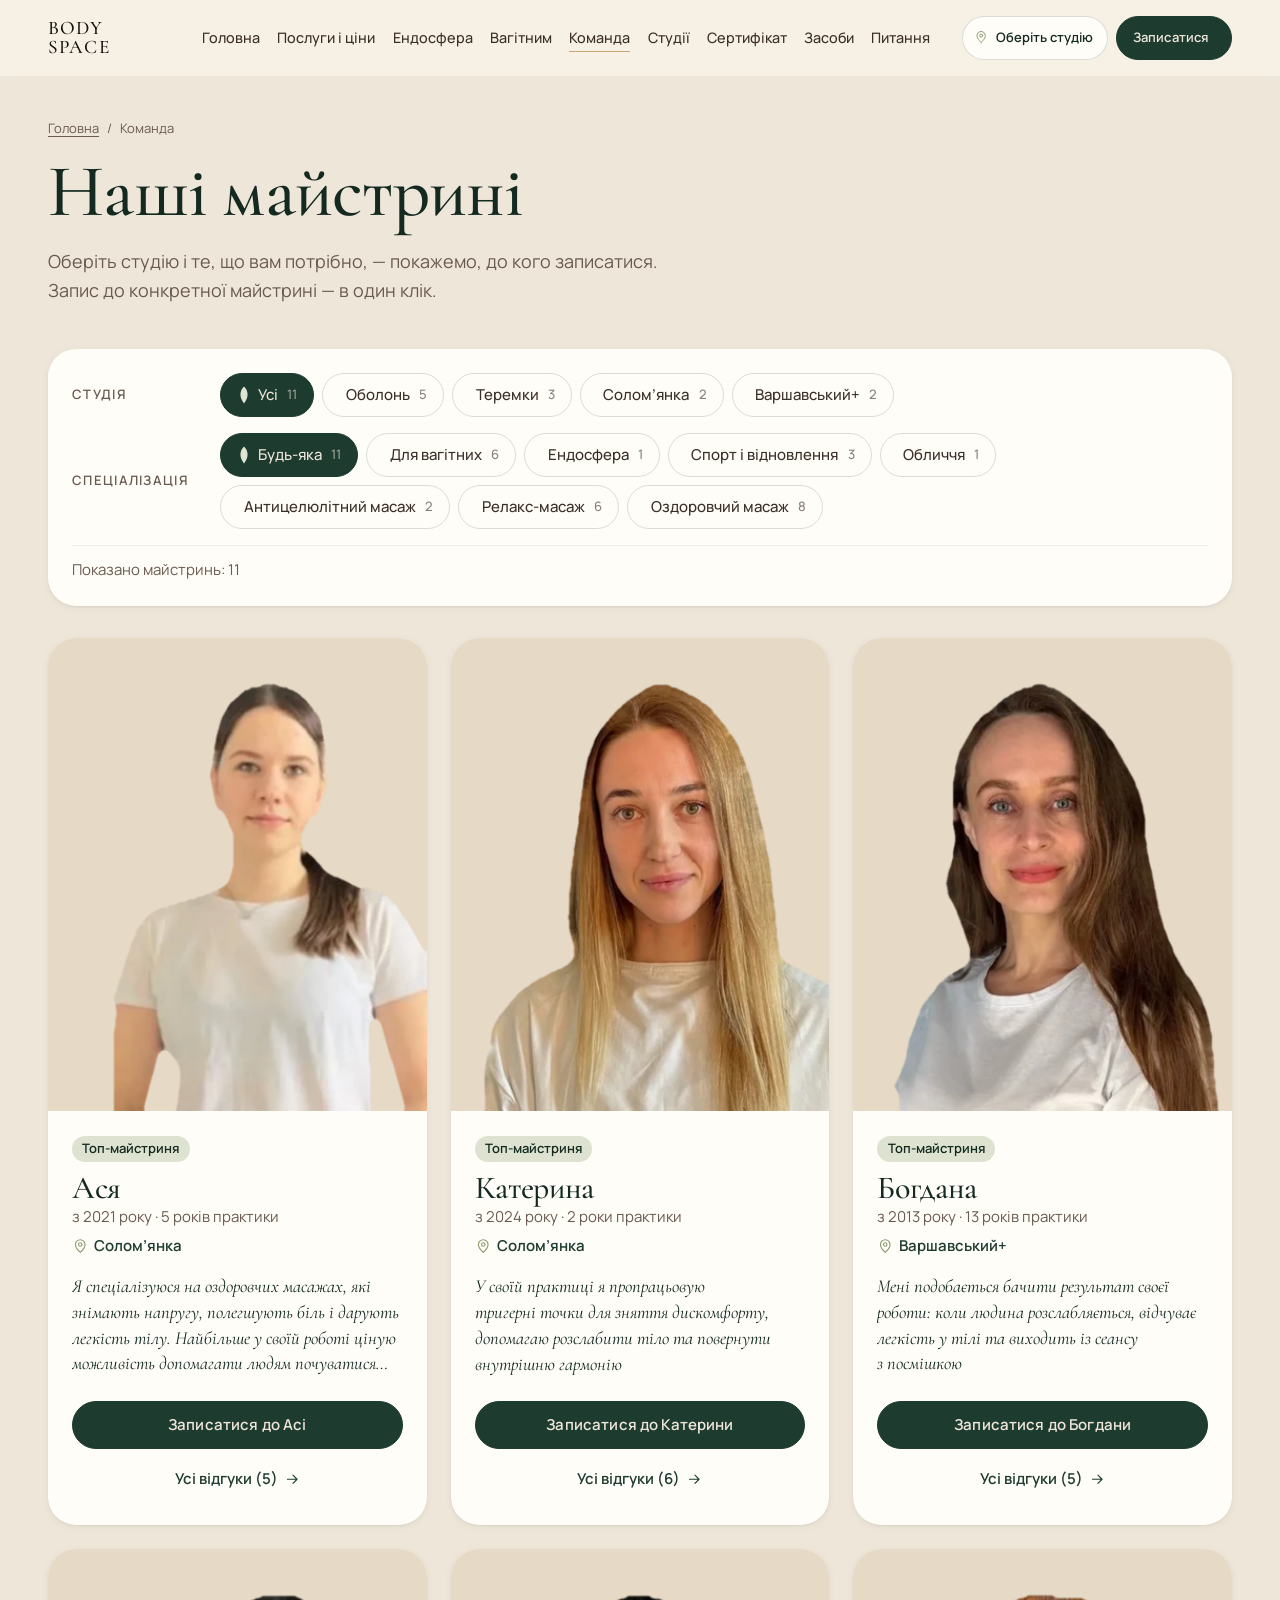
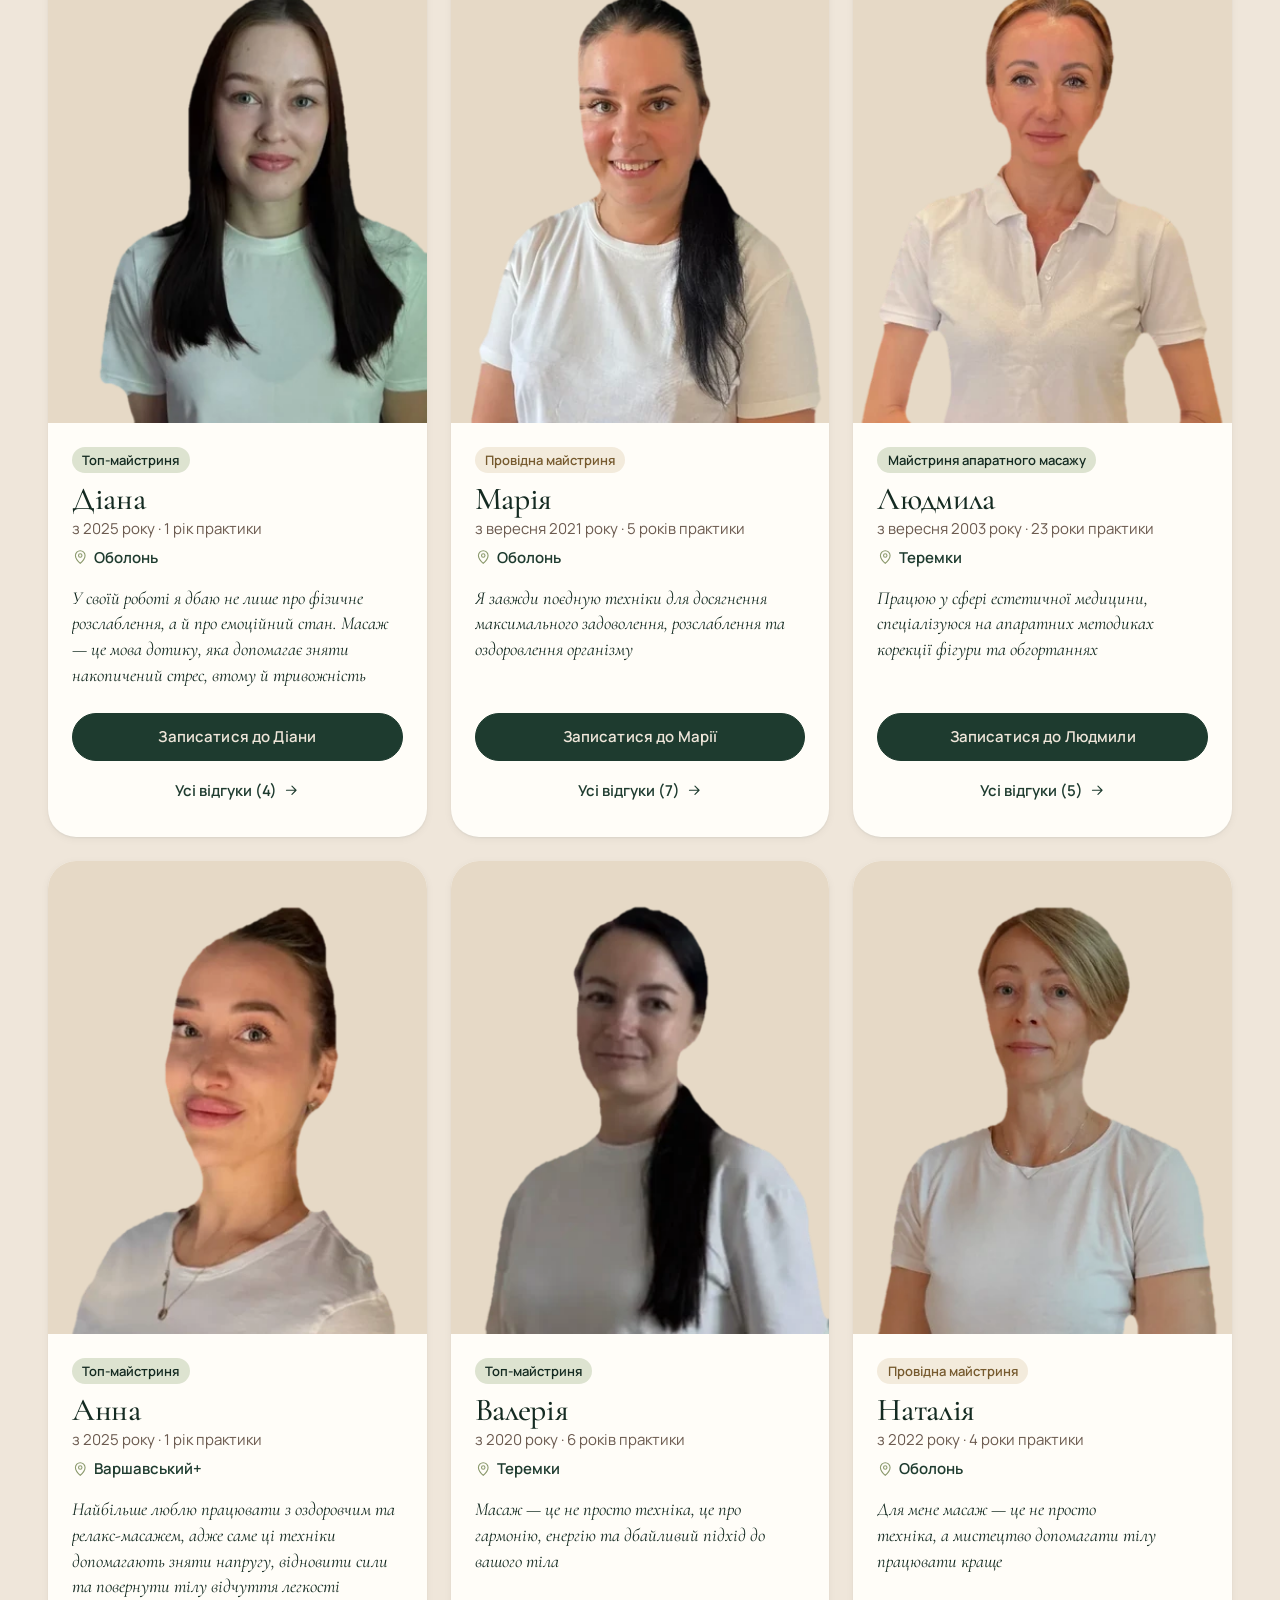
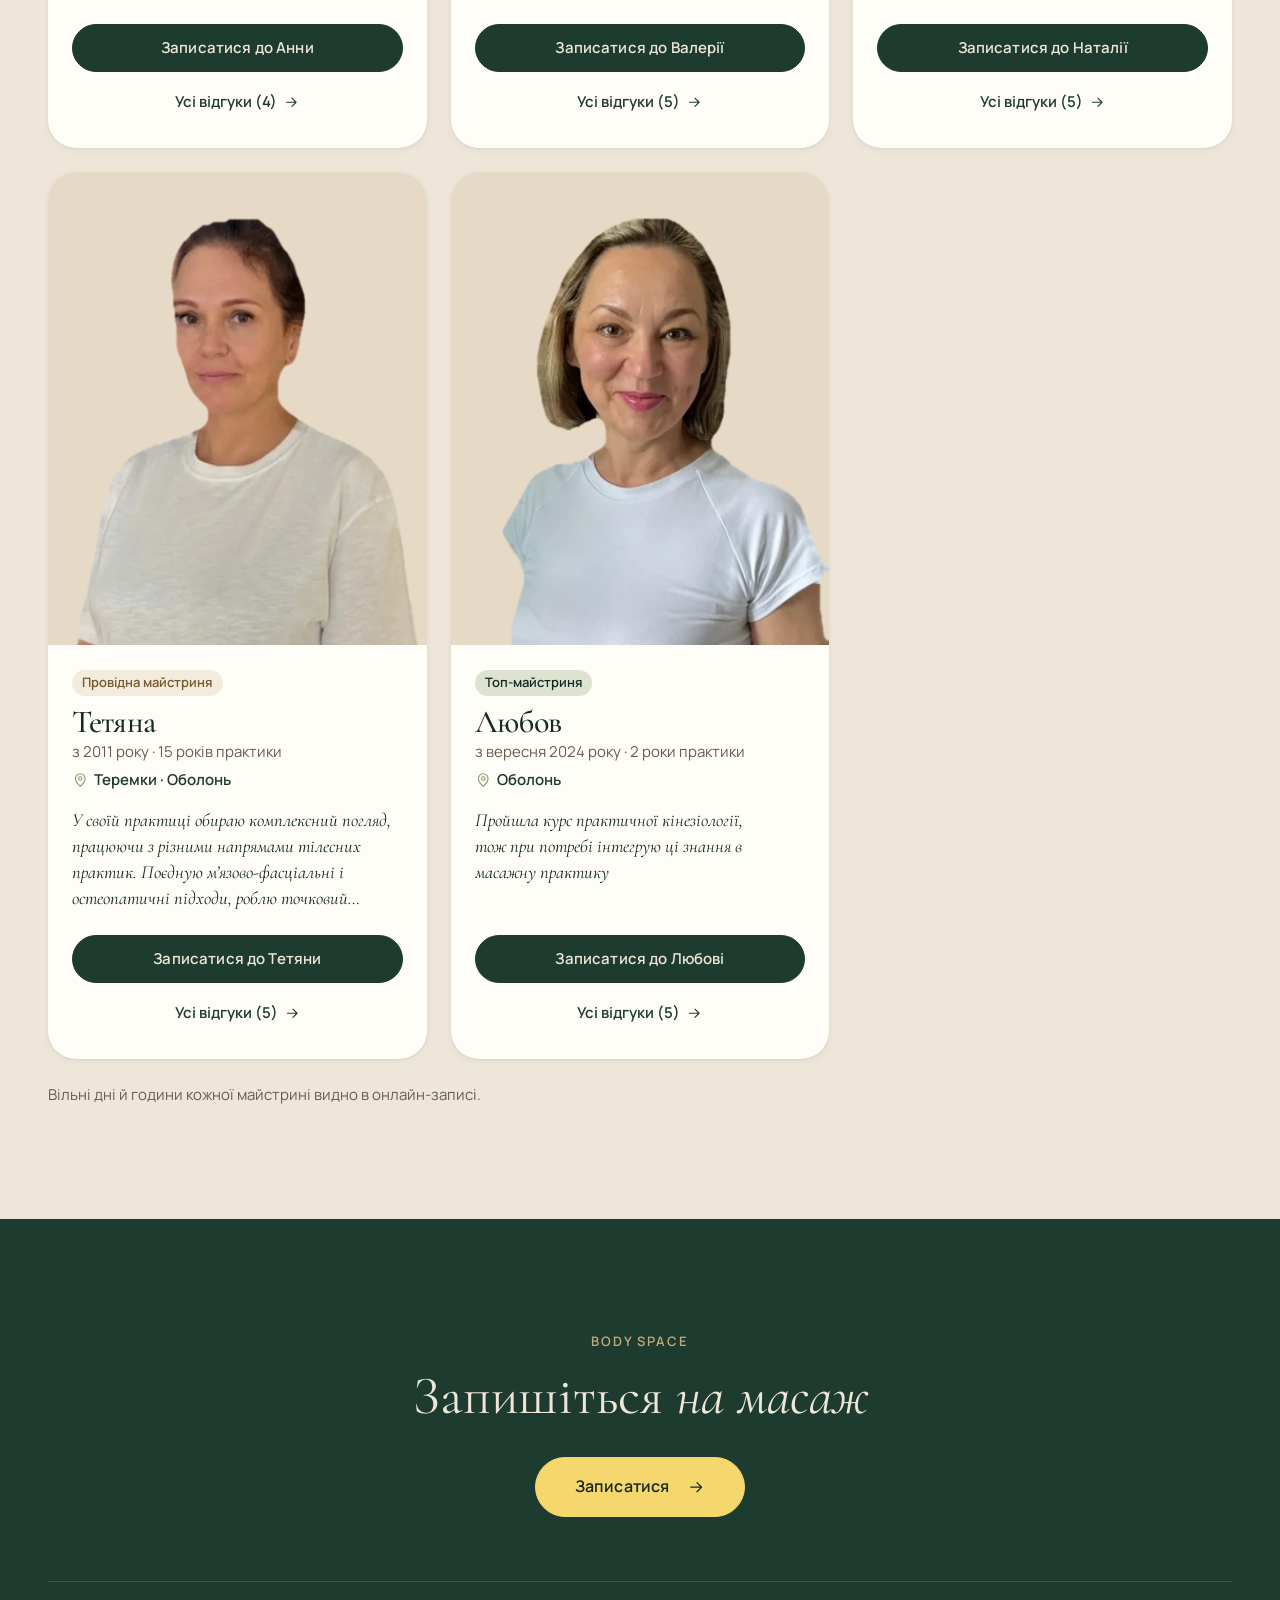
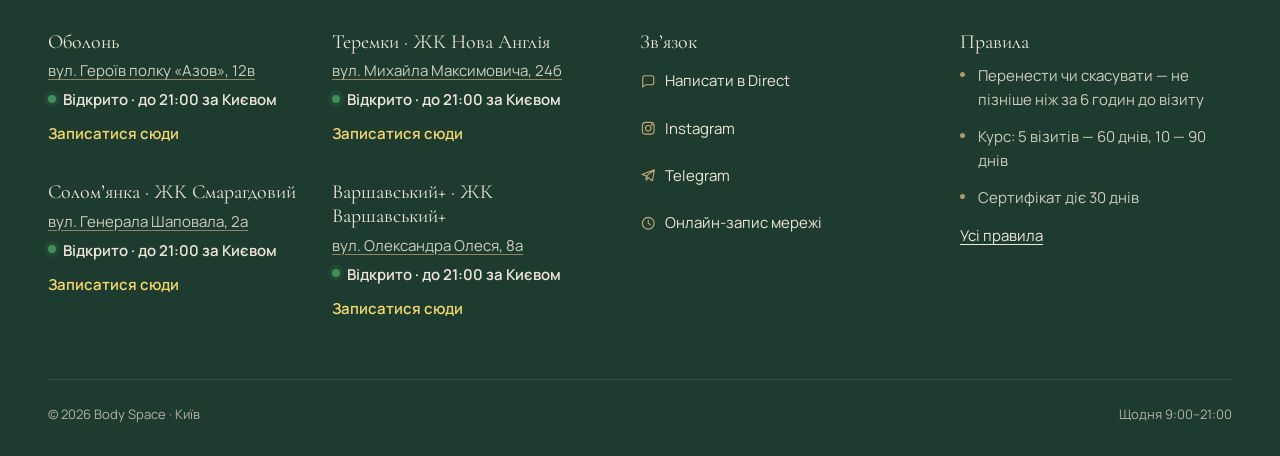
<file: komanda.html>
<!doctype html>
<html lang="uk" class="no-js">
<head>
  <meta charset="utf-8">
  <meta name="viewport" content="width=device-width, initial-scale=1, viewport-fit=cover">
  <title>Майстрині масажу в Києві — 4 студії · Body Space</title>
  <meta name="description" content="11 майстринь Body Space на Оболоні, Теремках, Солом’янці та у Варшавському+: топ і провідні. Відгуки, спеціалізації, запис до майстрині в 1 клік.">
  <link rel="canonical" href="https://alinabeliever.github.io/body-space/komanda.html">
  <meta name="theme-color" content="#F7F2E8">
  <meta property="og:type" content="website">
  <meta property="og:locale" content="uk_UA">
  <meta property="og:site_name" content="Body Space">
  <meta property="og:title" content="Команда Body Space">
  <meta property="og:description" content="11 майстринь Body Space на Оболоні, Теремках, Солом’янці та у Варшавському+: топ і провідні. Відгуки, спеціалізації, запис до майстрині в 1 клік.">
  <meta property="og:url" content="https://alinabeliever.github.io/body-space/komanda.html">
  <meta property="og:image" content="https://alinabeliever.github.io/body-space/assets/img/og-logo.jpg">
  <meta property="og:image:type" content="image/jpeg">
  <meta property="og:image:width" content="1200">
  <meta property="og:image:height" content="630">
  <meta name="twitter:image" content="https://alinabeliever.github.io/body-space/assets/img/og-logo.jpg">
  <link rel="icon" href="assets/img/favicon.svg" type="image/svg+xml">
  <link rel="icon" href="assets/img/favicon-32.png" sizes="32x32" type="image/png">
  <link rel="apple-touch-icon" href="assets/img/apple-touch-icon.png">
  <meta name="twitter:card" content="summary_large_image">
  <meta property="og:image:alt" content="Body Space: масаж біля дому">
  <link rel="preconnect" href="https://fonts.googleapis.com">
  <link rel="preconnect" href="https://fonts.gstatic.com" crossorigin>
  <link rel="preload" as="style" href="https://fonts.googleapis.com/css2?family=Cormorant+Garamond:ital,wght@0,500;0,600;1,500&family=Manrope:wght@400;500;600&display=swap">
  <link rel="stylesheet" href="https://fonts.googleapis.com/css2?family=Cormorant+Garamond:ital,wght@0,500;0,600;1,500&family=Manrope:wght@400;500;600&display=swap" media="print" onload="this.media='all'">
  <noscript><link rel="stylesheet" href="https://fonts.googleapis.com/css2?family=Cormorant+Garamond:ital,wght@0,500;0,600;1,500&family=Manrope:wght@400;500;600&display=swap"></noscript>
  <link rel="stylesheet" href="assets/css/tokens.css">
  <link rel="stylesheet" href="assets/css/base.css">
  <link rel="stylesheet" href="assets/css/components.css">
  <link rel="stylesheet" href="assets/css/pages.css">
  <script>document.documentElement.classList.replace("no-js", "js");</script>
</head>
<body data-page="komanda">
<svg width="0" height="0" style="position:absolute" aria-hidden="true" focusable="false">
  <symbol id="i-leaf" viewBox="0 0 22 30"><path d="M11 1C3.5 8 2.6 19.5 11 29c8.4-9.5 7.5-21 0-28Z" fill="currentColor"/><path d="M11 6.5v19" stroke="#F7F2E8" stroke-width="1" stroke-linecap="round" opacity=".55"/></symbol>
  <symbol id="i-branch" viewBox="0 0 28 40"><path d="M9 39C10 28 12 17 18 4" fill="none" stroke="currentColor" stroke-width="1.4" stroke-linecap="round"/><path d="M18 4c-6 2-8.5 7.5-6.6 12.5C17.6 13.8 19.4 9 18 4Z" fill="currentColor"/><path d="M14 16c-6.3.6-9.6 5.3-8.5 10.5 5.7-1.6 8.6-5.5 8.5-10.5Z" fill="currentColor" opacity=".85"/><path d="M13.6 18.5c6 1.7 8.2 6.8 6.2 11.4-5.3-2.2-7.4-6.7-6.2-11.4Z" fill="currentColor" opacity=".7"/></symbol>
  <symbol id="i-arrow" viewBox="0 0 24 24"><path d="M5 12h14M13 6l6 6-6 6"/></symbol>
  <symbol id="i-arrow-left" viewBox="0 0 24 24"><path d="M19 12H5M11 6l-6 6 6 6"/></symbol>
  <symbol id="i-pin" viewBox="0 0 24 24"><path d="M12 21s-7-6.2-7-11.5A7 7 0 0 1 19 9.5C19 14.8 12 21 12 21Z"/><circle cx="12" cy="9.5" r="2.5"/></symbol>
  <symbol id="i-close" viewBox="0 0 24 24"><path d="M6 6l12 12M18 6 6 18"/></symbol>
  <symbol id="i-menu" viewBox="0 0 24 24"><path d="M4 8h16M4 16h16"/></symbol>
  <symbol id="i-locate" viewBox="0 0 24 24"><circle cx="12" cy="12" r="7"/><circle cx="12" cy="12" r="2"/><path d="M12 2v3M12 19v3M2 12h3M19 12h3"/></symbol>
  <symbol id="i-check" viewBox="0 0 24 24"><path d="m5 12.5 4.5 4.5L19 7.5"/></symbol>
  <symbol id="i-play" viewBox="0 0 24 24"><path d="M8 5.5v13l11-6.5z" fill="currentColor" stroke="none"/></symbol>
  <symbol id="i-pause" viewBox="0 0 24 24"><path d="M8 5v14M16 5v14" stroke-width="2.4"/></symbol>
  <symbol id="i-insta" viewBox="0 0 24 24"><rect x="3.5" y="3.5" width="17" height="17" rx="5"/><circle cx="12" cy="12" r="4"/><circle cx="17.2" cy="6.8" r=".6" fill="currentColor"/></symbol>
  <symbol id="i-telegram" viewBox="0 0 24 24"><path d="M21 4 3 11l6 2.2M21 4l-3 16-9-6.8M21 4 9 13.2V19l3.2-3.4"/></symbol>
  <symbol id="i-chat" viewBox="0 0 24 24"><path d="M4 18.5V7a3 3 0 0 1 3-3h10a3 3 0 0 1 3 3v7a3 3 0 0 1-3 3H8l-4 3.5Z"/></symbol>
  <symbol id="i-gift" viewBox="0 0 24 24"><rect x="4" y="9" width="16" height="11" rx="1.5"/><path d="M3 9h18M12 9v11M12 9S10.5 4 8 4.5 7.5 9 12 9Zm0 0s1.5-5 4-4.5S16.5 9 12 9Z"/></symbol>
  <symbol id="i-clock" viewBox="0 0 24 24"><circle cx="12" cy="12" r="8.5"/><path d="M12 7.5V12l3 2"/></symbol>
</svg>

<a class="skip-link" href="#main">Перейти до змісту</a>

<!-- 1. Шапка -->
<header class="site-header" id="top">
  <div class="container">
    <a class="logo" href="index.html" aria-label="Body Space — на головну">
      
      <span>Body<br>Space</span>
    </a>
    <nav class="nav" aria-label="Головне меню">
      <ul>
        <li><a href="index.html">Головна</a></li>
        <li><a href="poslugy.html">Послуги і ціни</a></li>
        <li><a href="endosfera.html">Ендосфера</a></li>
        <li><a href="vagitnym.html">Вагітним</a></li>
        <li><a href="komanda.html">Команда</a></li>
        <li><a href="studii.html">Студії</a></li>
        <li><a href="sertyfikat.html">Сертифікат</a></li>
        <li><a href="zasoby.html">Засоби</a></li>
        <li><a href="faq.html">Питання</a></li>
      </ul>
    </nav>
    <div class="header-actions">
      <button class="studio-pill js-studio-pill" type="button" aria-haspopup="dialog">
        <svg class="icon" aria-hidden="true"><use href="#i-pin"/></svg>
        <span class="studio-pill__label js-studio-label">Оберіть студію</span>
      </button>
      <a class="btn btn--sm header-book js-book" href="https://ig.me/m/body__space">Записатися<span class="js-book-studio"></span></a>
      <button class="menu-toggle js-menu-open" type="button" aria-label="Відкрити меню" aria-expanded="false" aria-controls="mobile-menu">
        <svg class="icon" aria-hidden="true"><use href="#i-menu"/></svg>
      </button>
    </div>
  </div>
</header>

<div class="mobile-menu" id="mobile-menu" role="dialog" aria-modal="true" aria-label="Меню" hidden>
  <div class="mobile-menu__top">
    <a class="logo" href="index.html"><span>Body<br>Space</span></a>
    <button class="close-btn js-menu-close" type="button" aria-label="Закрити меню"><svg class="icon" aria-hidden="true"><use href="#i-close"/></svg></button>
  </div>
  <ul>
    <li><a class="mobile-menu__link" href="index.html">Головна</a></li>
    <li><a class="mobile-menu__link" href="poslugy.html">Послуги і ціни</a></li>
    <li><a class="mobile-menu__link" href="endosfera.html">Ендосфера</a></li>
    <li><a class="mobile-menu__link" href="vagitnym.html">Вагітним</a></li>
    <li><a class="mobile-menu__link" href="komanda.html">Команда</a></li>
    <li><a class="mobile-menu__link" href="studii.html">Студії</a></li>
    <li><a class="mobile-menu__link" href="sertyfikat.html">Сертифікат</a></li>
    <li><a class="mobile-menu__link" href="zasoby.html">Засоби</a></li>
    <li><a class="mobile-menu__link" href="faq.html">Питання</a></li>
  </ul>
  <div class="mobile-menu__foot">
    <a class="btn js-book" href="https://ig.me/m/body__space">Записатися<span class="js-book-studio"></span></a>
    <a class="btn btn--ghost js-quiz-open" href="index.html#turbuie">Підібрати масаж</a>
    <a class="btn btn--ghost" href="https://ig.me/m/body__space" target="_blank" rel="noopener"><svg class="icon" aria-hidden="true"><use href="#i-chat"/></svg>Написати в Direct</a>
  </div>
</div>

<div class="page">

<main id="main">
  <section class="page-hero" aria-labelledby="page-title">
    <div class="container page-hero__grid">
      <div class="page-hero__text">
        <nav class="crumbs" aria-label="Ви тут"><a href="index.html">Головна</a><span aria-hidden="true">/</span><span>Команда</span></nav>
        <h1 id="page-title">Наші <em>майстрині</em></h1>
        <p class="page-hero__lead">Оберіть студію і те, що вам потрібно, — покажемо, до кого записатися. Запис до конкретної майстрині — в один клік.</p>
        
      </div>
      
    </div>
  </section>

  <section class="section team" aria-labelledby="team-title">
    <div class="container">
      <h2 id="team-title" class="visually-hidden">Усі майстрині</h2>
      <div class="filters js-team-filters">
        <div class="filters__row"><span class="toggle-label">Студія</span><div class="chips js-f-studio" role="group" aria-label="Студія"></div></div>
        <div class="filters__row"><span class="toggle-label">Спеціалізація</span><div class="chips js-f-spec" role="group" aria-label="Спеціалізація"></div></div>
        <div class="filters__foot"><p class="small muted js-team-count" aria-live="polite"></p></div>
      </div>
      <div class="team-grid js-team-grid"></div>
      <p class="team-note small muted js-team-note"></p>
    </div>
  </section>

</main>

<!-- 16. Футер -->
<footer class="site-footer on-forest">
  <div class="container">
    <div class="footer__cta">
      <p class="eyebrow"><svg aria-hidden="true"><use href="#i-leaf"/></svg>Body Space</p>
      <p class="footer__title">Запишіться <em>на масаж</em></p>
      <a class="btn btn--glow footer__book js-book" href="https://ig.me/m/body__space">Записатися<span class="js-book-studio"></span><svg class="icon" aria-hidden="true"><use href="#i-arrow"/></svg></a>
    </div>
    <div class="footer__grid">
      <address class="footer__studios js-footer-studios"><div class="footer__studio"><p class="footer__h">Оболонь</p><p>вул. Героїв полку «Азов», 12в</p></div><div class="footer__studio"><p class="footer__h">Теремки · ЖК Нова Англія</p><p>вул. Михайла Максимовича, 24б</p></div><div class="footer__studio"><p class="footer__h">Солом’янка · ЖК Смарагдовий</p><p>вул. Генерала Шаповала, 2а</p></div><div class="footer__studio"><p class="footer__h">ЖК Варшавський+</p><p>вул. Олександра Олеся, 8а</p></div></address>
      <div class="footer__col">
        <p class="footer__h">Зв’язок</p>
        <ul class="footer__links">
          <li><a href="https://ig.me/m/body__space" target="_blank" rel="noopener"><svg class="icon" aria-hidden="true"><use href="#i-chat"/></svg>Написати в Direct</a></li>
          <li><a href="https://www.instagram.com/body__space/" target="_blank" rel="noopener"><svg class="icon" aria-hidden="true"><use href="#i-insta"/></svg>Instagram</a></li>
          <li><a href="https://t.me/+OLutqxuYHAtlZDY6" target="_blank" rel="noopener"><svg class="icon" aria-hidden="true"><use href="#i-telegram"/></svg>Telegram</a></li>
          <li><a href="https://n803030.alteg.io/select-city/4/select-branch" target="_blank" rel="noopener"><svg class="icon" aria-hidden="true"><use href="#i-clock"/></svg>Онлайн-запис мережі</a></li>
        </ul>
      </div>
      <div class="footer__col">
        <p class="footer__h">Правила</p>
        <ul class="footer__rules js-footer-rules"></ul>
        <a class="footer__more" href="faq.html#pravyla">Усі правила</a>
      </div>
    </div>
    <div class="footer__bottom">
      <span>© 2026 Body Space · Київ</span>
      <span class="js-hours">Щодня 9:00–21:00</span>
    </div>
  </div>
</footer>
</div>

<!-- Мобільна смуга запису -->
<div class="book-bar js-book-bar">
  <a class="btn js-book" href="https://ig.me/m/body__space"><span>Записатися<span class="js-book-studio"></span></span><svg class="icon" aria-hidden="true"><use href="#i-arrow"/></svg></a>
</div>

<!-- Панель вибору студії -->
<div class="overlay js-overlay" hidden></div>
<div class="sheet js-studio-sheet" role="dialog" aria-modal="true" aria-labelledby="sheet-title" hidden>
  <div class="sheet__grip" aria-hidden="true"></div>
  <div class="sheet__head">
    <div>
      <h2 id="sheet-title" class="js-sheet-title">Оберіть студію</h2>
      <p class="js-sheet-sub">Запис відкриється в Altegio обраної студії.</p>
    </div>
    <button class="close-btn js-sheet-close" type="button" aria-label="Закрити"><svg class="icon" aria-hidden="true"><use href="#i-close"/></svg></button>
  </div>
  <ul class="studio-list js-studio-list"></ul>
  <div class="sheet__foot">
    <button class="geo-btn js-geo" type="button"><svg class="icon" aria-hidden="true"><use href="#i-locate"/></svg>Показати найближчу</button>
    <a class="link-arrow" href="https://ig.me/m/body__space" target="_blank" rel="noopener">Або напишіть у Direct</a>
  </div>
</div>

<!-- Квіз «Який масаж потрібен вам зараз?» (#pidbir) -->
<div class="sheet sheet--quiz js-quiz" id="pidbir" role="dialog" aria-modal="true" aria-labelledby="quiz-title" hidden>
  <div class="sheet__grip" aria-hidden="true"></div>
  <div class="sheet__head">
    <div>
      <p class="eyebrow quiz__step js-quiz-step">Крок 1 з 4</p>
      <h2 id="quiz-title" class="js-quiz-title">Який масаж потрібен вам зараз?</h2>
    </div>
    <button class="close-btn js-quiz-close" type="button" aria-label="Закрити"><svg class="icon" aria-hidden="true"><use href="#i-close"/></svg></button>
  </div>
  <div class="quiz__progress" aria-hidden="true"><span class="js-quiz-bar"></span></div>
  <div class="quiz__body js-quiz-body" aria-live="polite"></div>
</div>

<div class="toast js-toast" role="status" aria-live="polite"><svg class="icon" aria-hidden="true"><use href="#i-check"/></svg><span></span></div>
<div class="sheet sheet--wide js-master-modal" role="dialog" aria-modal="true" aria-labelledby="mm-title" hidden>
  <div class="sheet__grip" aria-hidden="true"></div>
  <div class="sheet__head"><div><p class="eyebrow js-mm-tier"></p><h2 id="mm-title" class="js-mm-name"></h2></div>
    <button class="close-btn js-mm-close" type="button" aria-label="Закрити"><svg class="icon" aria-hidden="true"><use href="#i-close"/></svg></button></div>
  <div class="js-mm-body"></div>
</div>

<script src="data/content.js" defer></script>
<script src="assets/js/data.js" defer></script>
<script src="assets/js/main.js" defer></script>
<script src="assets/js/masters.js" defer></script>
<script src="assets/js/quiz.js" defer></script>
</body>
</html>
</file>
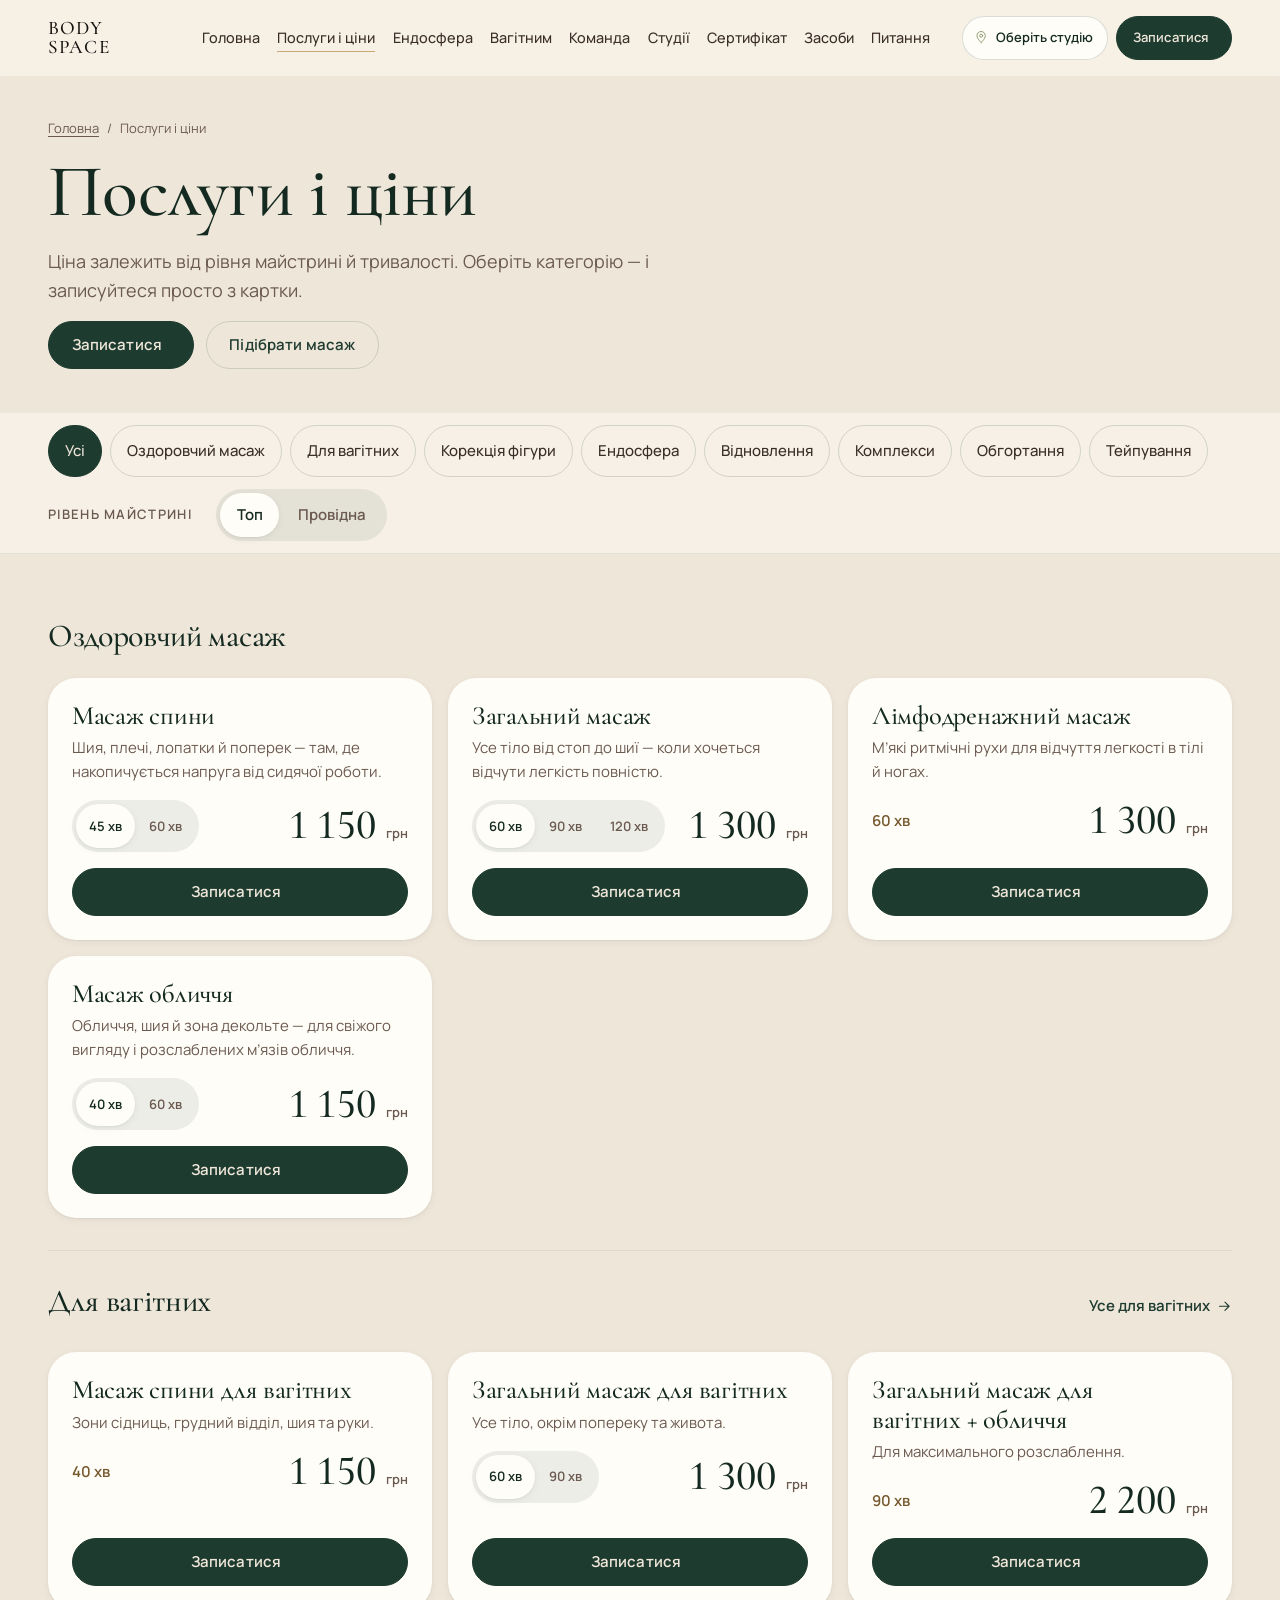
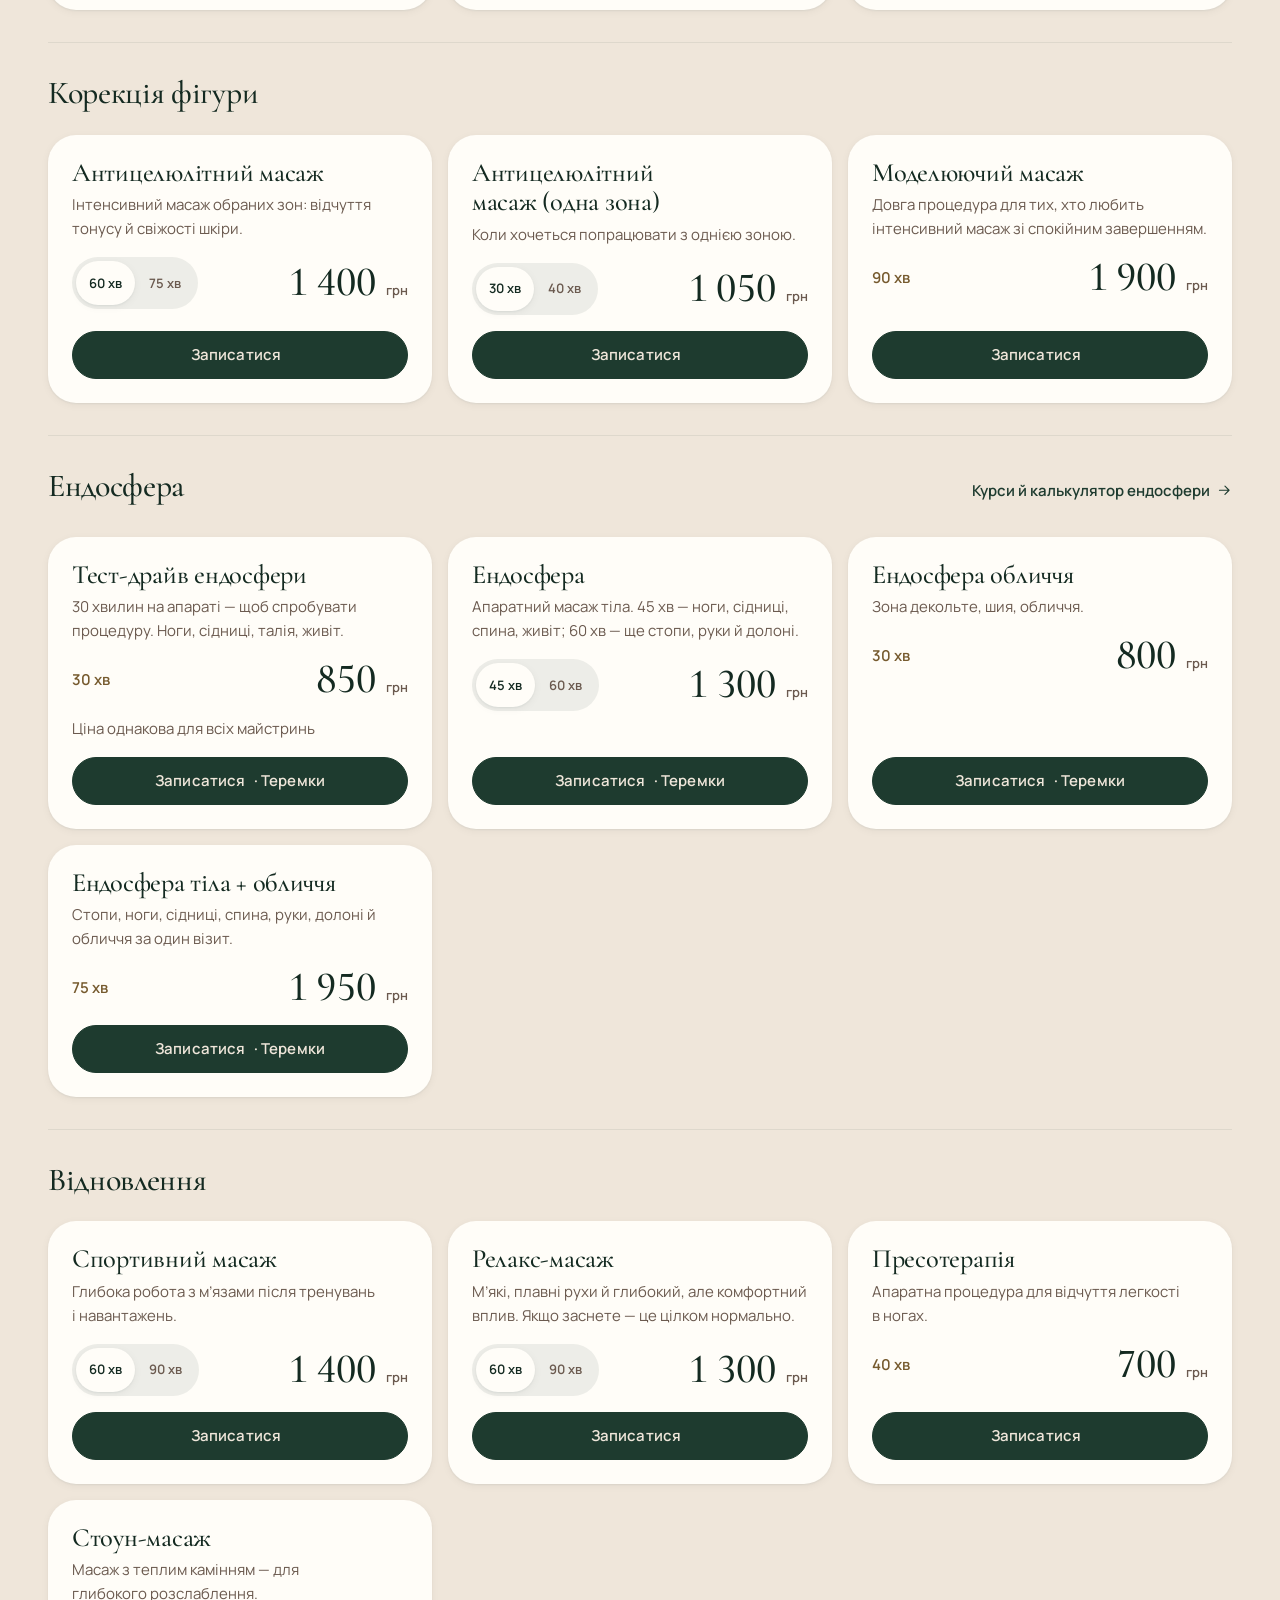
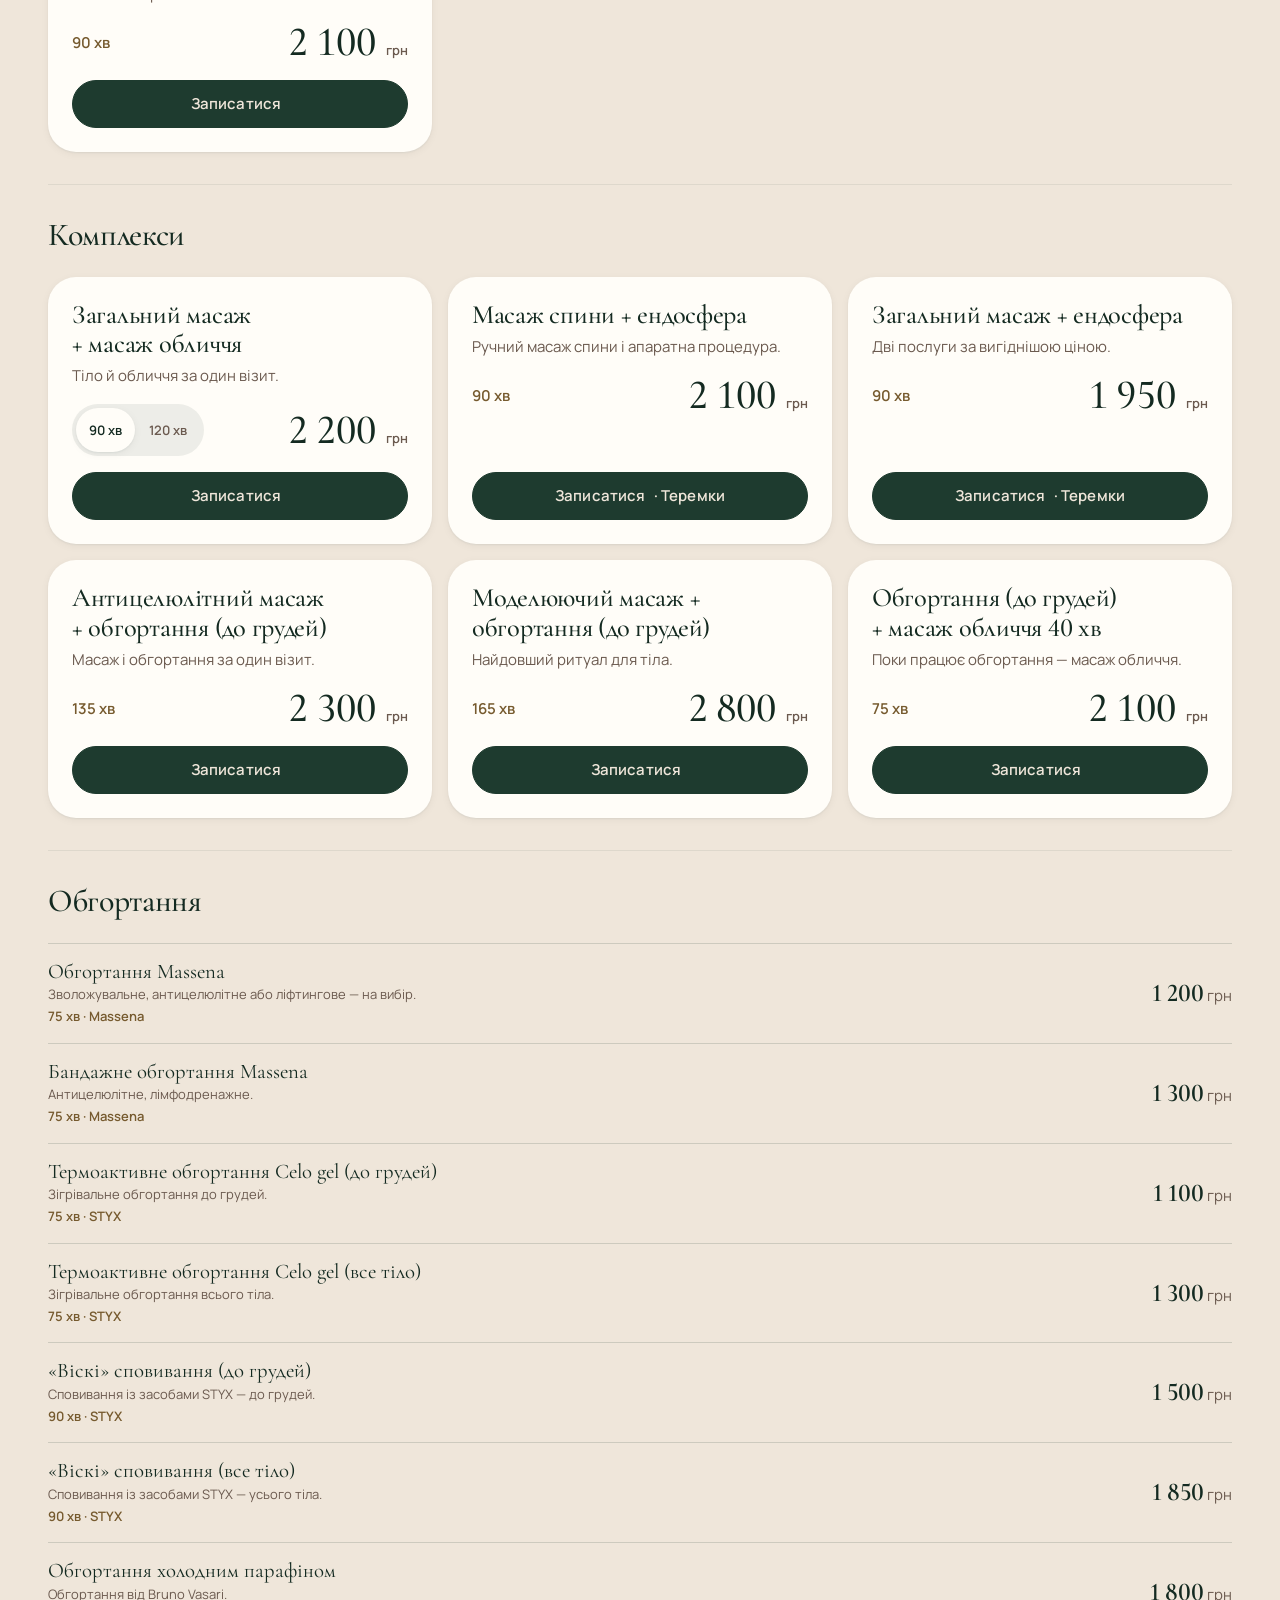
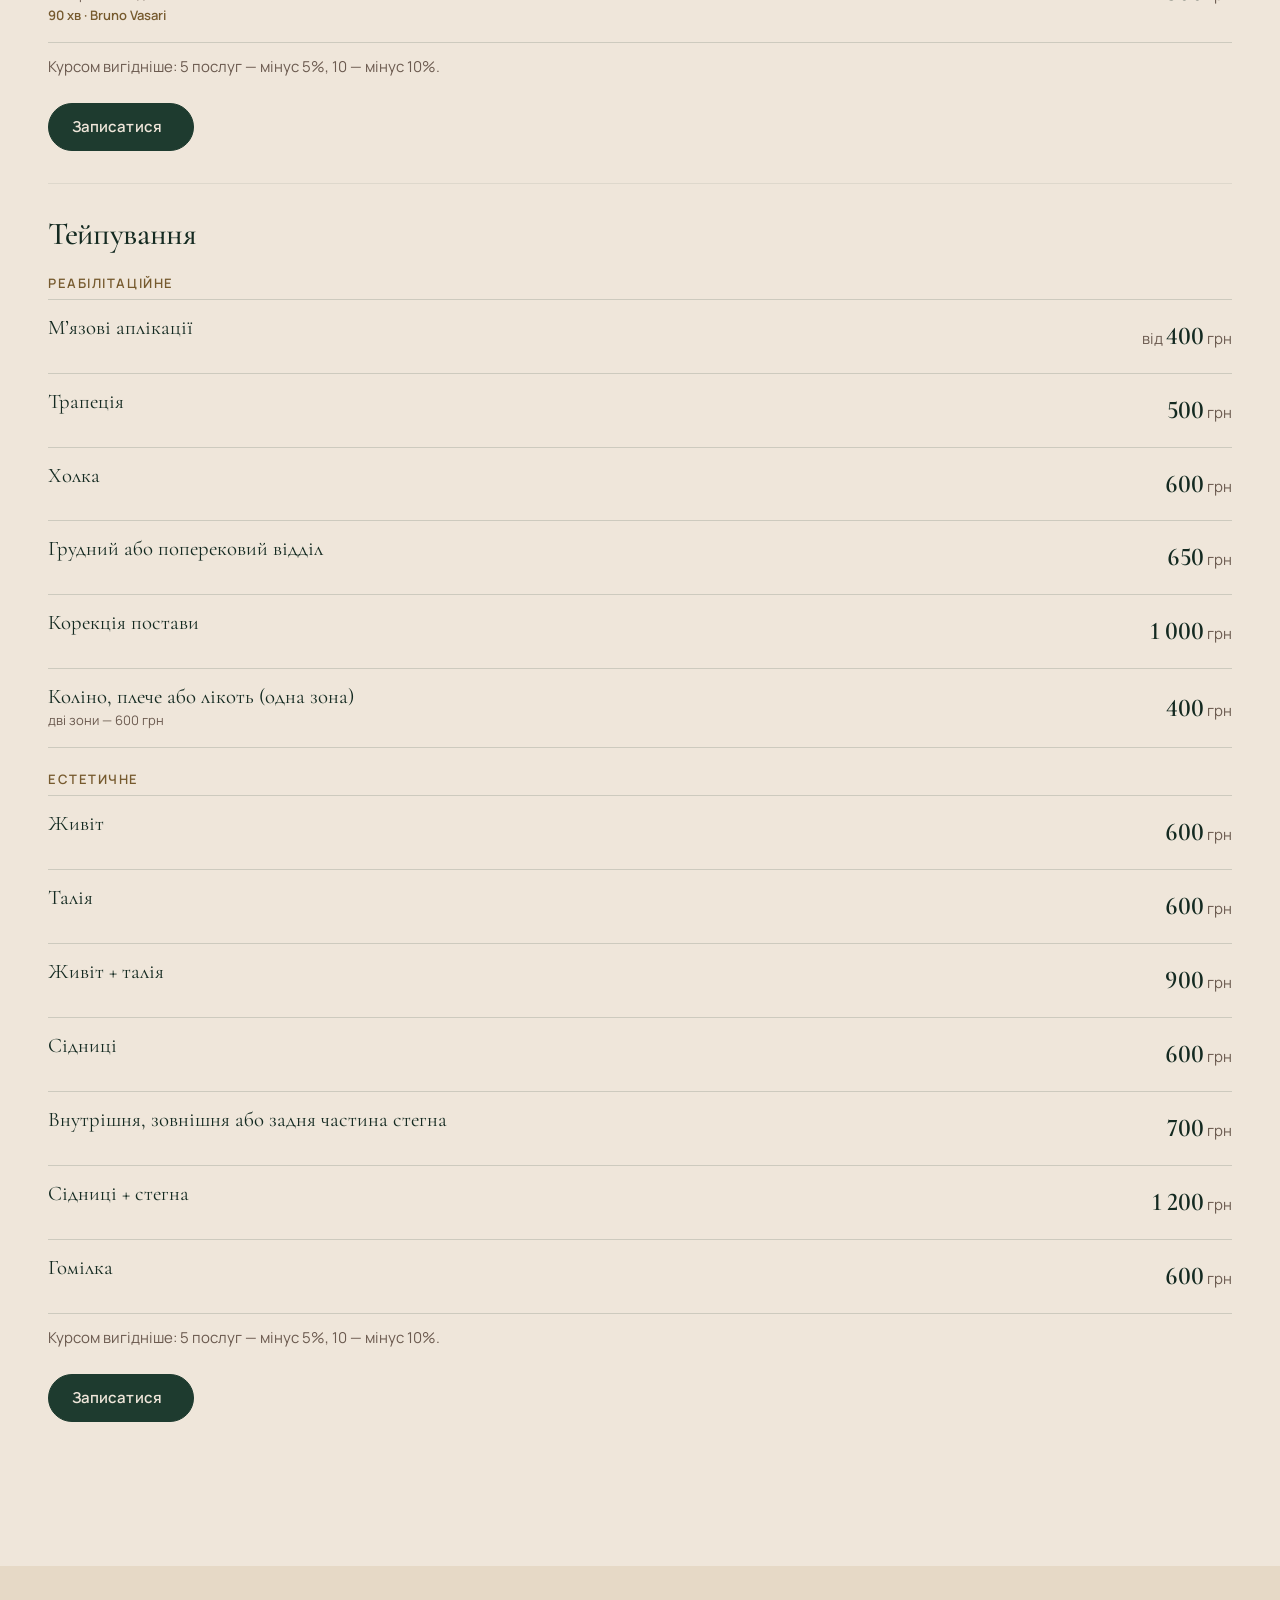
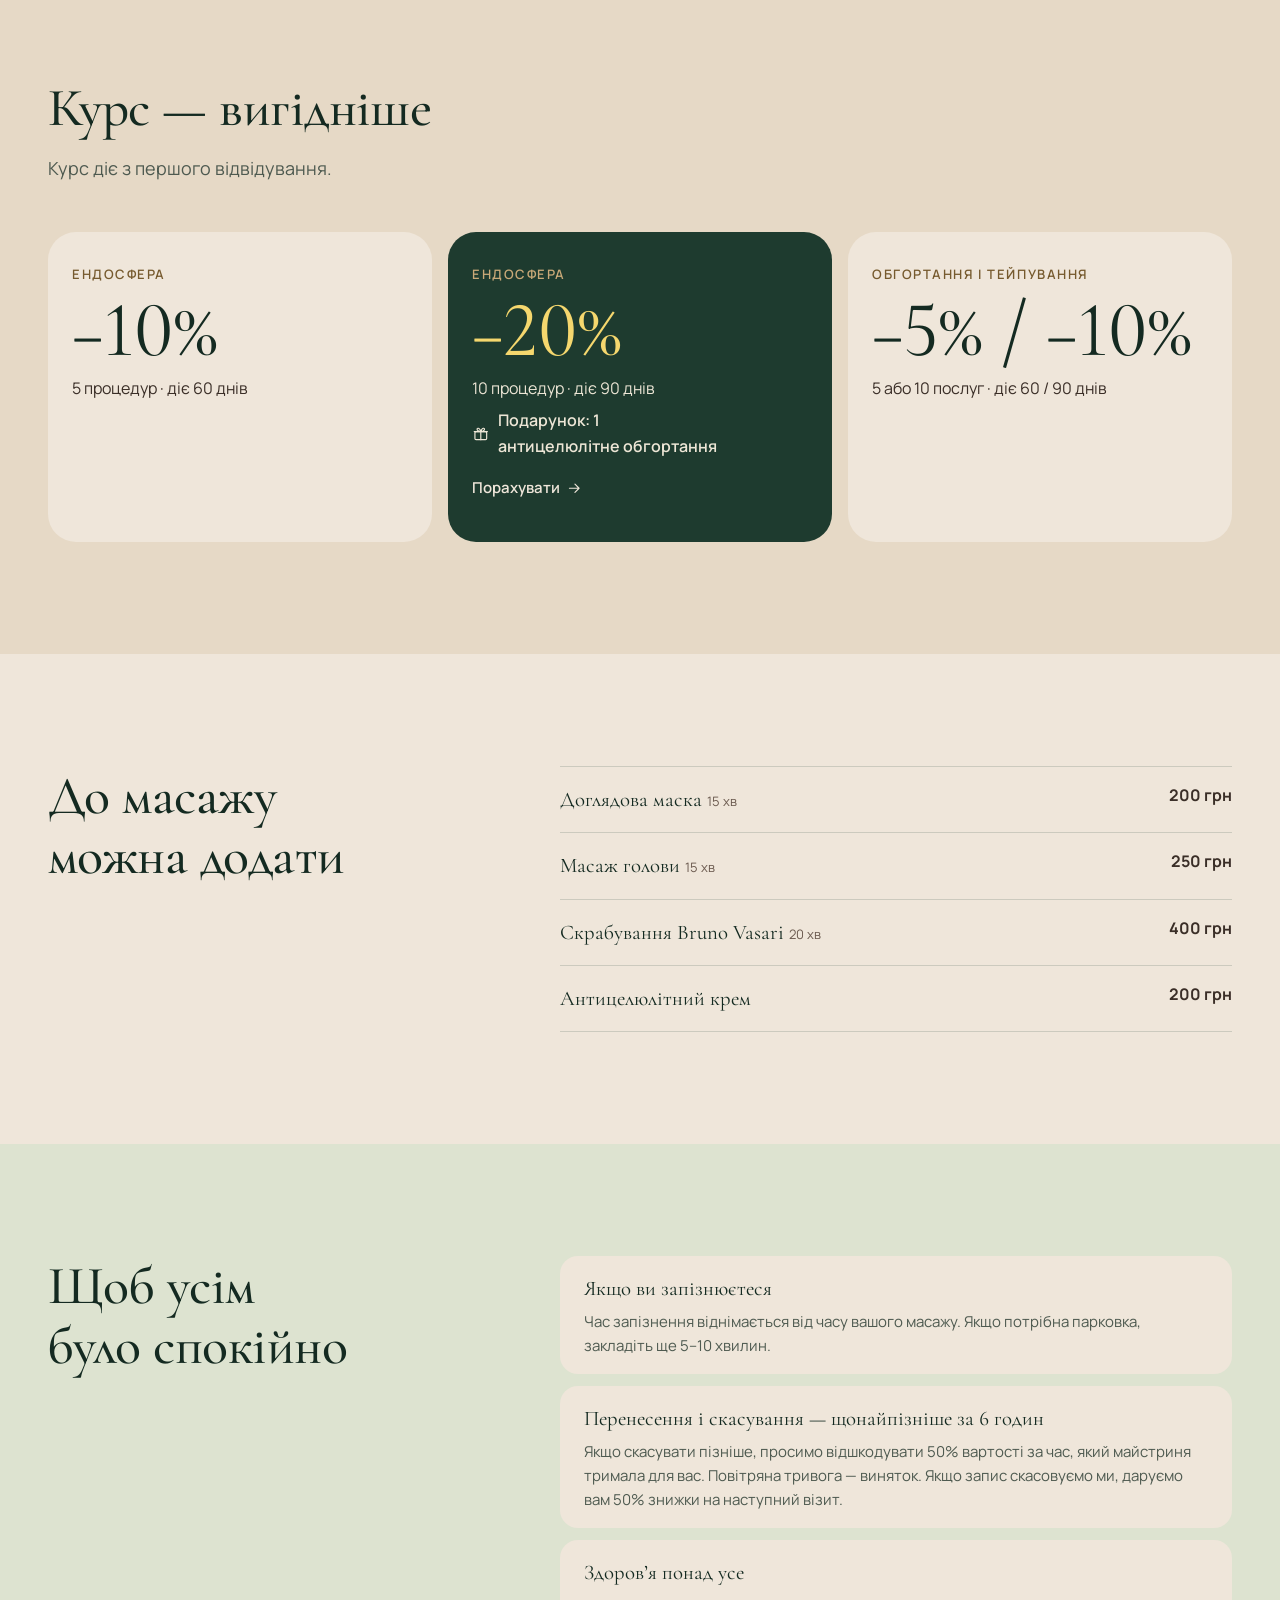
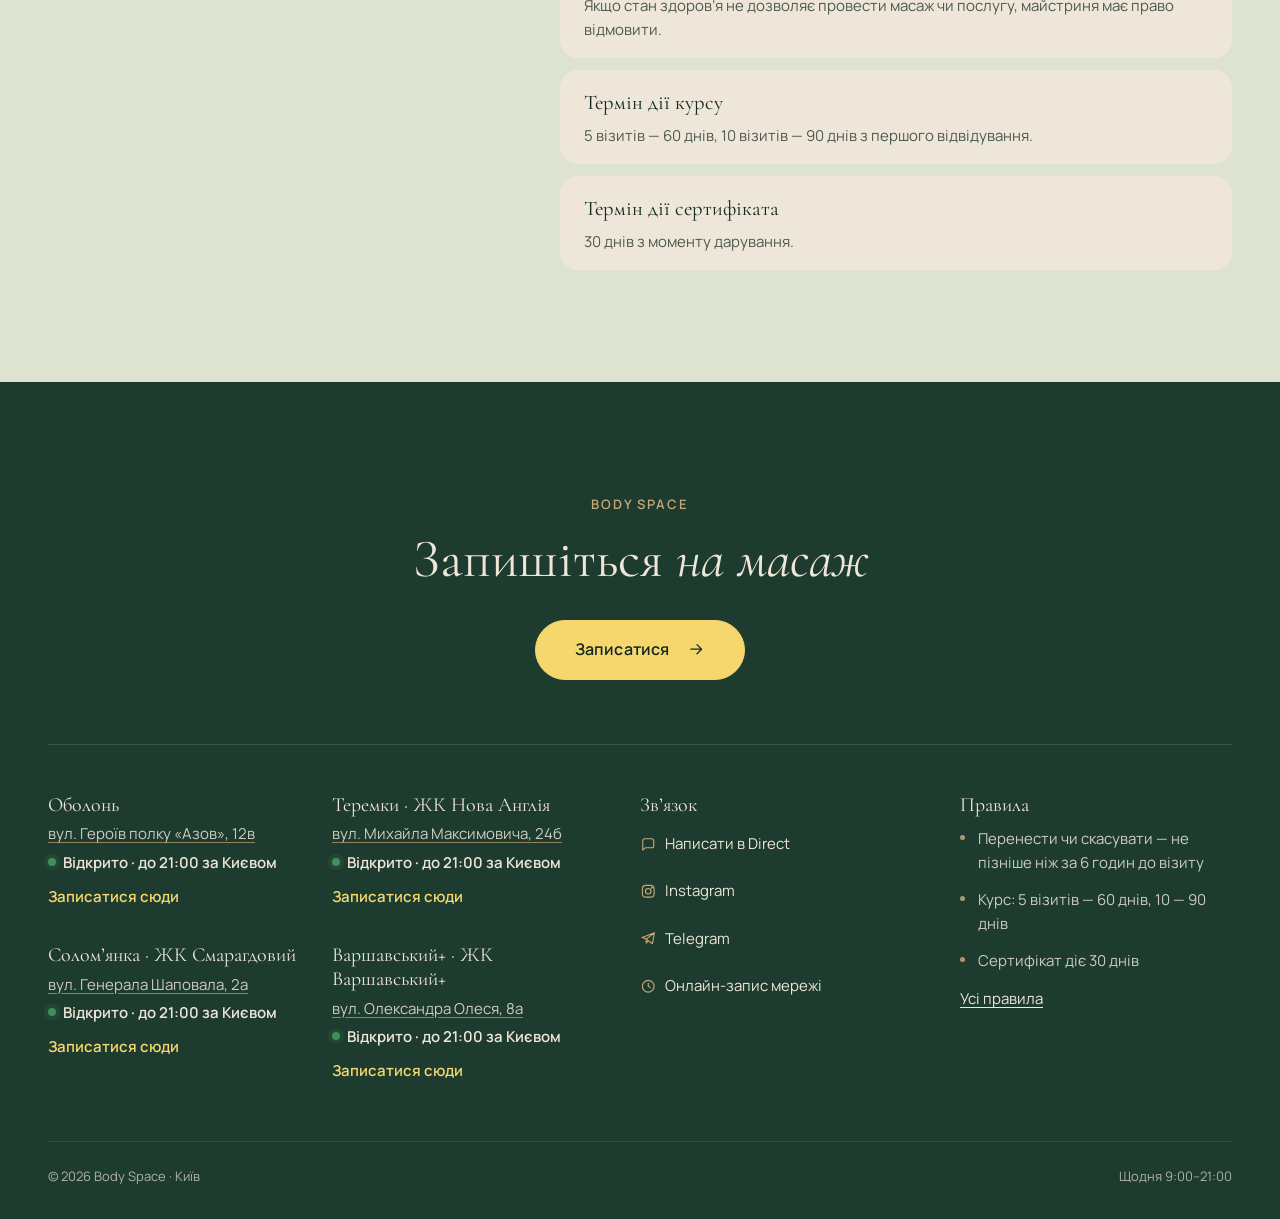
<file: poslugy.html>
<!doctype html>
<html lang="uk" class="no-js">
<head>
  <meta charset="utf-8">
  <meta name="viewport" content="width=device-width, initial-scale=1, viewport-fit=cover">
  <title>Ціни на масаж у Києві — 4 студії · Body Space</title>
  <meta name="description" content="Прайс Body Space: масаж спини, загальний, релакс, спортивний, для вагітних, ендосфера. 4 студії: Оболонь, Теремки, Солом’янка, Варшавський+.">
  <link rel="canonical" href="https://alinabeliever.github.io/body-space/poslugy.html">
  <meta name="theme-color" content="#F7F2E8">
  <meta property="og:type" content="website">
  <meta property="og:locale" content="uk_UA">
  <meta property="og:site_name" content="Body Space">
  <meta property="og:title" content="Послуги і ціни Body Space">
  <meta property="og:description" content="Прайс Body Space: масаж спини, загальний, релакс, спортивний, для вагітних, ендосфера. 4 студії: Оболонь, Теремки, Солом’янка, Варшавський+.">
  <meta property="og:url" content="https://alinabeliever.github.io/body-space/poslugy.html">
  <meta property="og:image" content="https://alinabeliever.github.io/body-space/assets/img/og-logo.jpg">
  <meta property="og:image:type" content="image/jpeg">
  <meta property="og:image:width" content="1200">
  <meta property="og:image:height" content="630">
  <meta name="twitter:image" content="https://alinabeliever.github.io/body-space/assets/img/og-logo.jpg">
  <link rel="icon" href="assets/img/favicon.svg" type="image/svg+xml">
  <link rel="icon" href="assets/img/favicon-32.png" sizes="32x32" type="image/png">
  <link rel="apple-touch-icon" href="assets/img/apple-touch-icon.png">
  <meta name="twitter:card" content="summary_large_image">
  <meta property="og:image:alt" content="Body Space: масаж біля дому">
  <link rel="preconnect" href="https://fonts.googleapis.com">
  <link rel="preconnect" href="https://fonts.gstatic.com" crossorigin>
  <link rel="preload" as="style" href="https://fonts.googleapis.com/css2?family=Cormorant+Garamond:ital,wght@0,500;0,600;1,500&family=Manrope:wght@400;500;600&display=swap">
  <link rel="stylesheet" href="https://fonts.googleapis.com/css2?family=Cormorant+Garamond:ital,wght@0,500;0,600;1,500&family=Manrope:wght@400;500;600&display=swap" media="print" onload="this.media='all'">
  <noscript><link rel="stylesheet" href="https://fonts.googleapis.com/css2?family=Cormorant+Garamond:ital,wght@0,500;0,600;1,500&family=Manrope:wght@400;500;600&display=swap"></noscript>
  <link rel="stylesheet" href="assets/css/tokens.css">
  <link rel="stylesheet" href="assets/css/base.css">
  <link rel="stylesheet" href="assets/css/components.css">
  <link rel="stylesheet" href="assets/css/pages.css">
  <script>document.documentElement.classList.replace("no-js", "js");</script>
</head>
<body data-page="poslugy">
<svg width="0" height="0" style="position:absolute" aria-hidden="true" focusable="false">
  <symbol id="i-leaf" viewBox="0 0 22 30"><path d="M11 1C3.5 8 2.6 19.5 11 29c8.4-9.5 7.5-21 0-28Z" fill="currentColor"/><path d="M11 6.5v19" stroke="#F7F2E8" stroke-width="1" stroke-linecap="round" opacity=".55"/></symbol>
  <symbol id="i-branch" viewBox="0 0 28 40"><path d="M9 39C10 28 12 17 18 4" fill="none" stroke="currentColor" stroke-width="1.4" stroke-linecap="round"/><path d="M18 4c-6 2-8.5 7.5-6.6 12.5C17.6 13.8 19.4 9 18 4Z" fill="currentColor"/><path d="M14 16c-6.3.6-9.6 5.3-8.5 10.5 5.7-1.6 8.6-5.5 8.5-10.5Z" fill="currentColor" opacity=".85"/><path d="M13.6 18.5c6 1.7 8.2 6.8 6.2 11.4-5.3-2.2-7.4-6.7-6.2-11.4Z" fill="currentColor" opacity=".7"/></symbol>
  <symbol id="i-arrow" viewBox="0 0 24 24"><path d="M5 12h14M13 6l6 6-6 6"/></symbol>
  <symbol id="i-arrow-left" viewBox="0 0 24 24"><path d="M19 12H5M11 6l-6 6 6 6"/></symbol>
  <symbol id="i-pin" viewBox="0 0 24 24"><path d="M12 21s-7-6.2-7-11.5A7 7 0 0 1 19 9.5C19 14.8 12 21 12 21Z"/><circle cx="12" cy="9.5" r="2.5"/></symbol>
  <symbol id="i-close" viewBox="0 0 24 24"><path d="M6 6l12 12M18 6 6 18"/></symbol>
  <symbol id="i-menu" viewBox="0 0 24 24"><path d="M4 8h16M4 16h16"/></symbol>
  <symbol id="i-locate" viewBox="0 0 24 24"><circle cx="12" cy="12" r="7"/><circle cx="12" cy="12" r="2"/><path d="M12 2v3M12 19v3M2 12h3M19 12h3"/></symbol>
  <symbol id="i-check" viewBox="0 0 24 24"><path d="m5 12.5 4.5 4.5L19 7.5"/></symbol>
  <symbol id="i-play" viewBox="0 0 24 24"><path d="M8 5.5v13l11-6.5z" fill="currentColor" stroke="none"/></symbol>
  <symbol id="i-pause" viewBox="0 0 24 24"><path d="M8 5v14M16 5v14" stroke-width="2.4"/></symbol>
  <symbol id="i-insta" viewBox="0 0 24 24"><rect x="3.5" y="3.5" width="17" height="17" rx="5"/><circle cx="12" cy="12" r="4"/><circle cx="17.2" cy="6.8" r=".6" fill="currentColor"/></symbol>
  <symbol id="i-telegram" viewBox="0 0 24 24"><path d="M21 4 3 11l6 2.2M21 4l-3 16-9-6.8M21 4 9 13.2V19l3.2-3.4"/></symbol>
  <symbol id="i-chat" viewBox="0 0 24 24"><path d="M4 18.5V7a3 3 0 0 1 3-3h10a3 3 0 0 1 3 3v7a3 3 0 0 1-3 3H8l-4 3.5Z"/></symbol>
  <symbol id="i-gift" viewBox="0 0 24 24"><rect x="4" y="9" width="16" height="11" rx="1.5"/><path d="M3 9h18M12 9v11M12 9S10.5 4 8 4.5 7.5 9 12 9Zm0 0s1.5-5 4-4.5S16.5 9 12 9Z"/></symbol>
  <symbol id="i-clock" viewBox="0 0 24 24"><circle cx="12" cy="12" r="8.5"/><path d="M12 7.5V12l3 2"/></symbol>
</svg>

<a class="skip-link" href="#main">Перейти до змісту</a>

<!-- 1. Шапка -->
<header class="site-header" id="top">
  <div class="container">
    <a class="logo" href="index.html" aria-label="Body Space — на головну">
      
      <span>Body<br>Space</span>
    </a>
    <nav class="nav" aria-label="Головне меню">
      <ul>
        <li><a href="index.html">Головна</a></li>
        <li><a href="poslugy.html">Послуги і ціни</a></li>
        <li><a href="endosfera.html">Ендосфера</a></li>
        <li><a href="vagitnym.html">Вагітним</a></li>
        <li><a href="komanda.html">Команда</a></li>
        <li><a href="studii.html">Студії</a></li>
        <li><a href="sertyfikat.html">Сертифікат</a></li>
        <li><a href="zasoby.html">Засоби</a></li>
        <li><a href="faq.html">Питання</a></li>
      </ul>
    </nav>
    <div class="header-actions">
      <button class="studio-pill js-studio-pill" type="button" aria-haspopup="dialog">
        <svg class="icon" aria-hidden="true"><use href="#i-pin"/></svg>
        <span class="studio-pill__label js-studio-label">Оберіть студію</span>
      </button>
      <a class="btn btn--sm header-book js-book" href="https://ig.me/m/body__space">Записатися<span class="js-book-studio"></span></a>
      <button class="menu-toggle js-menu-open" type="button" aria-label="Відкрити меню" aria-expanded="false" aria-controls="mobile-menu">
        <svg class="icon" aria-hidden="true"><use href="#i-menu"/></svg>
      </button>
    </div>
  </div>
</header>

<div class="mobile-menu" id="mobile-menu" role="dialog" aria-modal="true" aria-label="Меню" hidden>
  <div class="mobile-menu__top">
    <a class="logo" href="index.html"><span>Body<br>Space</span></a>
    <button class="close-btn js-menu-close" type="button" aria-label="Закрити меню"><svg class="icon" aria-hidden="true"><use href="#i-close"/></svg></button>
  </div>
  <ul>
    <li><a class="mobile-menu__link" href="index.html">Головна</a></li>
    <li><a class="mobile-menu__link" href="poslugy.html">Послуги і ціни</a></li>
    <li><a class="mobile-menu__link" href="endosfera.html">Ендосфера</a></li>
    <li><a class="mobile-menu__link" href="vagitnym.html">Вагітним</a></li>
    <li><a class="mobile-menu__link" href="komanda.html">Команда</a></li>
    <li><a class="mobile-menu__link" href="studii.html">Студії</a></li>
    <li><a class="mobile-menu__link" href="sertyfikat.html">Сертифікат</a></li>
    <li><a class="mobile-menu__link" href="zasoby.html">Засоби</a></li>
    <li><a class="mobile-menu__link" href="faq.html">Питання</a></li>
  </ul>
  <div class="mobile-menu__foot">
    <a class="btn js-book" href="https://ig.me/m/body__space">Записатися<span class="js-book-studio"></span></a>
    <a class="btn btn--ghost js-quiz-open" href="index.html#turbuie">Підібрати масаж</a>
    <a class="btn btn--ghost" href="https://ig.me/m/body__space" target="_blank" rel="noopener"><svg class="icon" aria-hidden="true"><use href="#i-chat"/></svg>Написати в Direct</a>
  </div>
</div>

<div class="page">

<main id="main">
  <section class="page-hero" aria-labelledby="page-title">
    <div class="container page-hero__grid">
      <div class="page-hero__text">
        <nav class="crumbs" aria-label="Ви тут"><a href="index.html">Головна</a><span aria-hidden="true">/</span><span>Послуги і ціни</span></nav>
        <h1 id="page-title">Послуги і <em>ціни</em></h1>
        <p class="page-hero__lead">Ціна залежить від рівня майстрині й тривалості. Оберіть категорію — і записуйтеся просто з картки.</p>
        <div class="page-hero__actions"><a class="btn js-book" href="https://ig.me/m/body__space">Записатися<span class="js-book-studio"></span></a><a class="btn btn--ghost js-quiz-open" href="index.html#turbuie">Підібрати масаж</a></div>
      </div>
      
    </div>
  </section>

  <section class="section svc-page" aria-labelledby="svc-title">
    <div class="container">
      <h2 id="svc-title" class="visually-hidden">Прайс за категоріями</h2>
      <div class="svc-toolbar">
        <div class="svc-tabs js-svc-tabs" role="group" aria-label="Категорії"></div>
        <div class="toggle-group">
          <span class="toggle-label" id="tier-label">Рівень майстрині</span>
          <div class="toggle js-tier-toggle" role="group" aria-labelledby="tier-label">
            <button type="button" data-tier="top" aria-pressed="true">Топ</button>
            <button type="button" data-tier="lead" aria-pressed="false">Провідна</button>
          </div>
        </div>
      </div>
      <div class="svc-list js-svc-list" aria-live="polite"></div>
    </div>
  </section>

  <section class="section section--beige" id="kursy" aria-labelledby="courses-title">
    <div class="container">
      <div class="section-head reveal"><p class="eyebrow"><svg aria-hidden="true"><use href="#i-leaf"/></svg>Курси</p>
        <h2 id="courses-title">Курс — <em>вигідніше</em></h2>
        <p>Курс діє з першого відвідування.</p></div>
      <div class="course-grid js-courses"></div>
    </div>
  </section>

  <section class="section" aria-labelledby="addons-title">
    <div class="container two-col">
      <div><div class="section-head reveal"><p class="eyebrow"><svg aria-hidden="true"><use href="#i-leaf"/></svg>Доповнення</p>
        <h2 id="addons-title">До масажу можна <em>додати</em></h2></div></div>
      <ul class="addon-list js-addons reveal"></ul>
    </div>
  </section>

  <section class="section section--sage" id="pravyla" aria-labelledby="rules-title">
    <div class="container two-col">
      <div><div class="section-head reveal"><p class="eyebrow"><svg aria-hidden="true"><use href="#i-leaf"/></svg>Правила запису</p>
        <h2 id="rules-title">Щоб усім було <em>спокійно</em></h2></div></div>
      <dl class="rules js-rules reveal"></dl>
    </div>
  </section>

</main>

<!-- 16. Футер -->
<footer class="site-footer on-forest">
  <div class="container">
    <div class="footer__cta">
      <p class="eyebrow"><svg aria-hidden="true"><use href="#i-leaf"/></svg>Body Space</p>
      <p class="footer__title">Запишіться <em>на масаж</em></p>
      <a class="btn btn--glow footer__book js-book" href="https://ig.me/m/body__space">Записатися<span class="js-book-studio"></span><svg class="icon" aria-hidden="true"><use href="#i-arrow"/></svg></a>
    </div>
    <div class="footer__grid">
      <address class="footer__studios js-footer-studios"><div class="footer__studio"><p class="footer__h">Оболонь</p><p>вул. Героїв полку «Азов», 12в</p></div><div class="footer__studio"><p class="footer__h">Теремки · ЖК Нова Англія</p><p>вул. Михайла Максимовича, 24б</p></div><div class="footer__studio"><p class="footer__h">Солом’янка · ЖК Смарагдовий</p><p>вул. Генерала Шаповала, 2а</p></div><div class="footer__studio"><p class="footer__h">ЖК Варшавський+</p><p>вул. Олександра Олеся, 8а</p></div></address>
      <div class="footer__col">
        <p class="footer__h">Зв’язок</p>
        <ul class="footer__links">
          <li><a href="https://ig.me/m/body__space" target="_blank" rel="noopener"><svg class="icon" aria-hidden="true"><use href="#i-chat"/></svg>Написати в Direct</a></li>
          <li><a href="https://www.instagram.com/body__space/" target="_blank" rel="noopener"><svg class="icon" aria-hidden="true"><use href="#i-insta"/></svg>Instagram</a></li>
          <li><a href="https://t.me/+OLutqxuYHAtlZDY6" target="_blank" rel="noopener"><svg class="icon" aria-hidden="true"><use href="#i-telegram"/></svg>Telegram</a></li>
          <li><a href="https://n803030.alteg.io/select-city/4/select-branch" target="_blank" rel="noopener"><svg class="icon" aria-hidden="true"><use href="#i-clock"/></svg>Онлайн-запис мережі</a></li>
        </ul>
      </div>
      <div class="footer__col">
        <p class="footer__h">Правила</p>
        <ul class="footer__rules js-footer-rules"></ul>
        <a class="footer__more" href="faq.html#pravyla">Усі правила</a>
      </div>
    </div>
    <div class="footer__bottom">
      <span>© 2026 Body Space · Київ</span>
      <span class="js-hours">Щодня 9:00–21:00</span>
    </div>
  </div>
</footer>
</div>

<!-- Мобільна смуга запису -->
<div class="book-bar js-book-bar">
  <a class="btn js-book" href="https://ig.me/m/body__space"><span>Записатися<span class="js-book-studio"></span></span><svg class="icon" aria-hidden="true"><use href="#i-arrow"/></svg></a>
</div>

<!-- Панель вибору студії -->
<div class="overlay js-overlay" hidden></div>
<div class="sheet js-studio-sheet" role="dialog" aria-modal="true" aria-labelledby="sheet-title" hidden>
  <div class="sheet__grip" aria-hidden="true"></div>
  <div class="sheet__head">
    <div>
      <h2 id="sheet-title" class="js-sheet-title">Оберіть студію</h2>
      <p class="js-sheet-sub">Запис відкриється в Altegio обраної студії.</p>
    </div>
    <button class="close-btn js-sheet-close" type="button" aria-label="Закрити"><svg class="icon" aria-hidden="true"><use href="#i-close"/></svg></button>
  </div>
  <ul class="studio-list js-studio-list"></ul>
  <div class="sheet__foot">
    <button class="geo-btn js-geo" type="button"><svg class="icon" aria-hidden="true"><use href="#i-locate"/></svg>Показати найближчу</button>
    <a class="link-arrow" href="https://ig.me/m/body__space" target="_blank" rel="noopener">Або напишіть у Direct</a>
  </div>
</div>

<!-- Квіз «Який масаж потрібен вам зараз?» (#pidbir) -->
<div class="sheet sheet--quiz js-quiz" id="pidbir" role="dialog" aria-modal="true" aria-labelledby="quiz-title" hidden>
  <div class="sheet__grip" aria-hidden="true"></div>
  <div class="sheet__head">
    <div>
      <p class="eyebrow quiz__step js-quiz-step">Крок 1 з 4</p>
      <h2 id="quiz-title" class="js-quiz-title">Який масаж потрібен вам зараз?</h2>
    </div>
    <button class="close-btn js-quiz-close" type="button" aria-label="Закрити"><svg class="icon" aria-hidden="true"><use href="#i-close"/></svg></button>
  </div>
  <div class="quiz__progress" aria-hidden="true"><span class="js-quiz-bar"></span></div>
  <div class="quiz__body js-quiz-body" aria-live="polite"></div>
</div>

<div class="toast js-toast" role="status" aria-live="polite"><svg class="icon" aria-hidden="true"><use href="#i-check"/></svg><span></span></div>

<script src="data/content.js" defer></script>
<script src="assets/js/data.js" defer></script>
<script src="assets/js/main.js" defer></script>
<script src="assets/js/pricing.js" defer></script>
<script src="assets/js/quiz.js" defer></script>
</body>
</html>
</file>
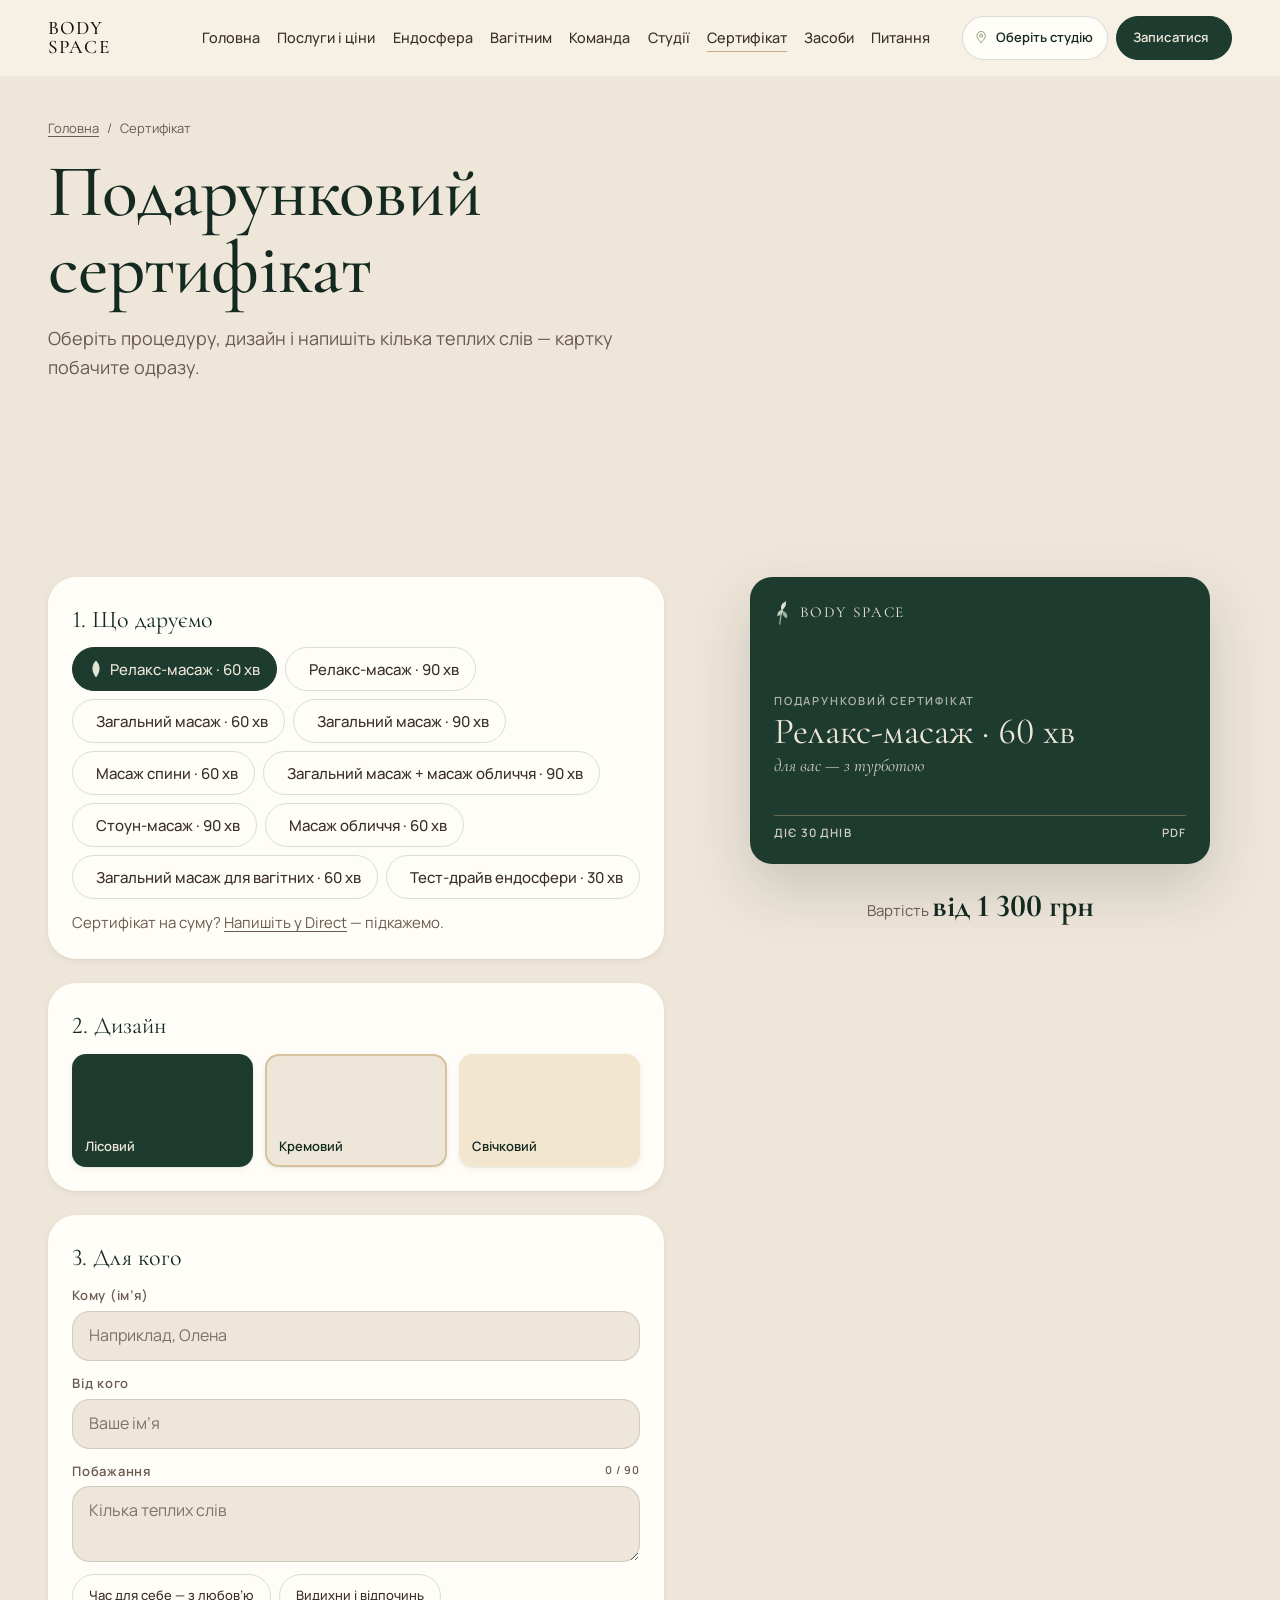
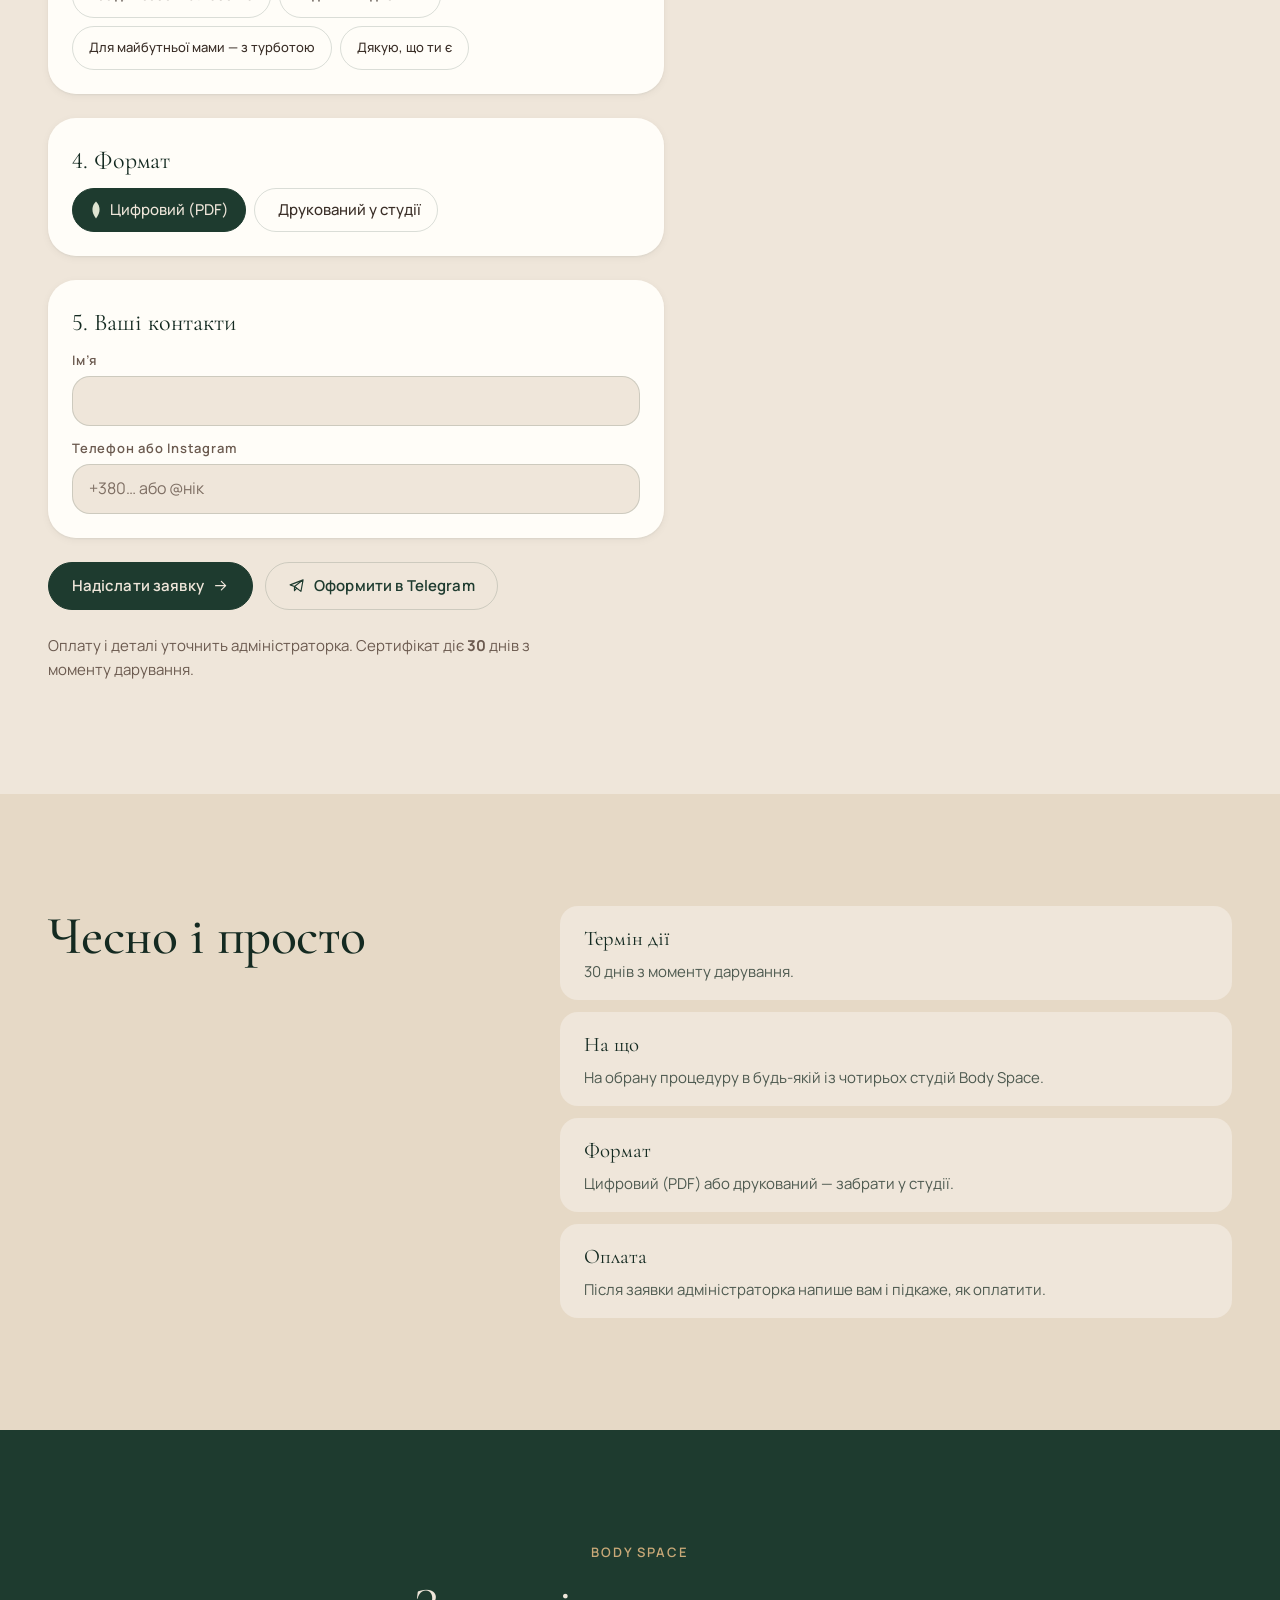
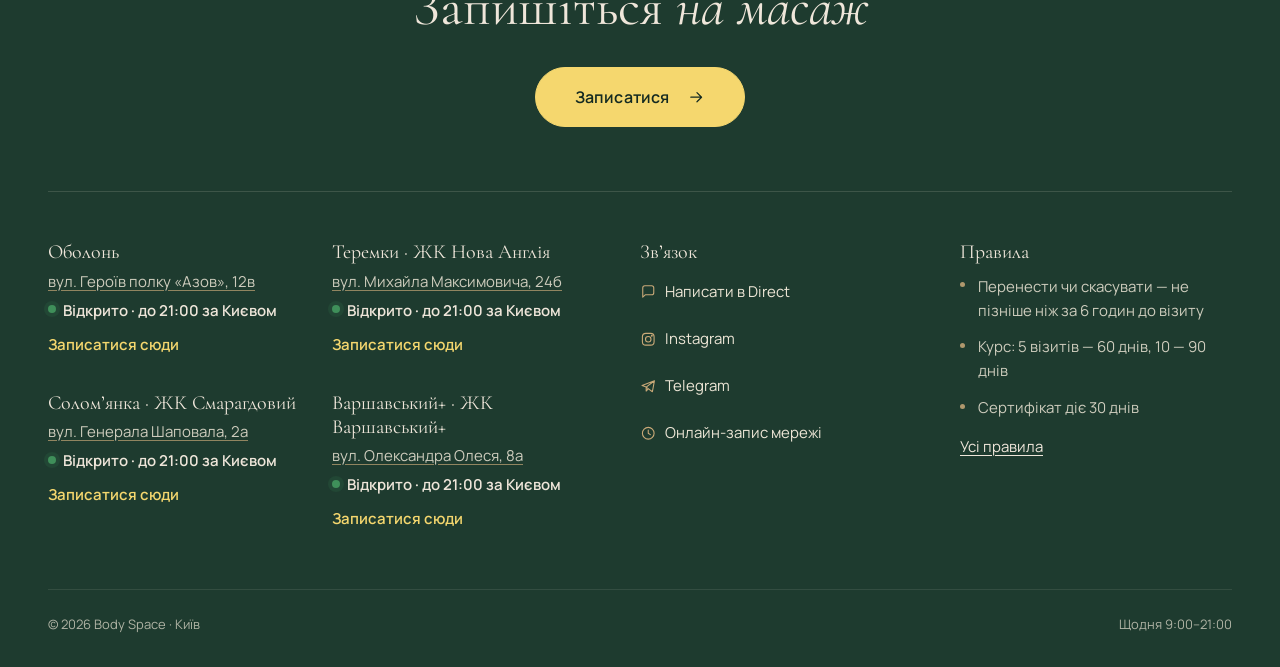
<file: sertyfikat.html>
<!doctype html>
<html lang="uk" class="no-js">
<head>
  <meta charset="utf-8">
  <meta name="viewport" content="width=device-width, initial-scale=1, viewport-fit=cover">
  <title>Сертифікат на масаж у Києві — подарунок · Body Space</title>
  <meta name="description" content="Подарунковий сертифікат на масаж у 4 студіях Києва: Оболонь, Теремки, Солом’янка, Варшавський+. Картка оновлюється наживо, діє 30 днів.">
  <link rel="canonical" href="https://alinabeliever.github.io/body-space/sertyfikat.html">
  <meta name="theme-color" content="#F7F2E8">
  <meta property="og:type" content="website">
  <meta property="og:locale" content="uk_UA">
  <meta property="og:site_name" content="Body Space">
  <meta property="og:title" content="Подарунковий сертифікат Body Space">
  <meta property="og:description" content="Подарунковий сертифікат на масаж у 4 студіях Києва: Оболонь, Теремки, Солом’янка, Варшавський+. Картка оновлюється наживо, діє 30 днів.">
  <meta property="og:url" content="https://alinabeliever.github.io/body-space/sertyfikat.html">
  <meta property="og:image" content="https://alinabeliever.github.io/body-space/assets/img/og-logo.jpg">
  <meta property="og:image:type" content="image/jpeg">
  <meta property="og:image:width" content="1200">
  <meta property="og:image:height" content="630">
  <meta name="twitter:image" content="https://alinabeliever.github.io/body-space/assets/img/og-logo.jpg">
  <link rel="icon" href="assets/img/favicon.svg" type="image/svg+xml">
  <link rel="icon" href="assets/img/favicon-32.png" sizes="32x32" type="image/png">
  <link rel="apple-touch-icon" href="assets/img/apple-touch-icon.png">
  <meta name="twitter:card" content="summary_large_image">
  <meta property="og:image:alt" content="Body Space: масаж біля дому">
  <link rel="preconnect" href="https://fonts.googleapis.com">
  <link rel="preconnect" href="https://fonts.gstatic.com" crossorigin>
  <link rel="preload" as="style" href="https://fonts.googleapis.com/css2?family=Cormorant+Garamond:ital,wght@0,500;0,600;1,500&family=Manrope:wght@400;500;600&display=swap">
  <link rel="stylesheet" href="https://fonts.googleapis.com/css2?family=Cormorant+Garamond:ital,wght@0,500;0,600;1,500&family=Manrope:wght@400;500;600&display=swap" media="print" onload="this.media='all'">
  <noscript><link rel="stylesheet" href="https://fonts.googleapis.com/css2?family=Cormorant+Garamond:ital,wght@0,500;0,600;1,500&family=Manrope:wght@400;500;600&display=swap"></noscript>
  <link rel="stylesheet" href="assets/css/tokens.css">
  <link rel="stylesheet" href="assets/css/base.css">
  <link rel="stylesheet" href="assets/css/components.css">
  <link rel="stylesheet" href="assets/css/pages.css">
  <script>document.documentElement.classList.replace("no-js", "js");</script>
</head>
<body data-page="sertyfikat">
<svg width="0" height="0" style="position:absolute" aria-hidden="true" focusable="false">
  <symbol id="i-leaf" viewBox="0 0 22 30"><path d="M11 1C3.5 8 2.6 19.5 11 29c8.4-9.5 7.5-21 0-28Z" fill="currentColor"/><path d="M11 6.5v19" stroke="#F7F2E8" stroke-width="1" stroke-linecap="round" opacity=".55"/></symbol>
  <symbol id="i-branch" viewBox="0 0 28 40"><path d="M9 39C10 28 12 17 18 4" fill="none" stroke="currentColor" stroke-width="1.4" stroke-linecap="round"/><path d="M18 4c-6 2-8.5 7.5-6.6 12.5C17.6 13.8 19.4 9 18 4Z" fill="currentColor"/><path d="M14 16c-6.3.6-9.6 5.3-8.5 10.5 5.7-1.6 8.6-5.5 8.5-10.5Z" fill="currentColor" opacity=".85"/><path d="M13.6 18.5c6 1.7 8.2 6.8 6.2 11.4-5.3-2.2-7.4-6.7-6.2-11.4Z" fill="currentColor" opacity=".7"/></symbol>
  <symbol id="i-arrow" viewBox="0 0 24 24"><path d="M5 12h14M13 6l6 6-6 6"/></symbol>
  <symbol id="i-arrow-left" viewBox="0 0 24 24"><path d="M19 12H5M11 6l-6 6 6 6"/></symbol>
  <symbol id="i-pin" viewBox="0 0 24 24"><path d="M12 21s-7-6.2-7-11.5A7 7 0 0 1 19 9.5C19 14.8 12 21 12 21Z"/><circle cx="12" cy="9.5" r="2.5"/></symbol>
  <symbol id="i-close" viewBox="0 0 24 24"><path d="M6 6l12 12M18 6 6 18"/></symbol>
  <symbol id="i-menu" viewBox="0 0 24 24"><path d="M4 8h16M4 16h16"/></symbol>
  <symbol id="i-locate" viewBox="0 0 24 24"><circle cx="12" cy="12" r="7"/><circle cx="12" cy="12" r="2"/><path d="M12 2v3M12 19v3M2 12h3M19 12h3"/></symbol>
  <symbol id="i-check" viewBox="0 0 24 24"><path d="m5 12.5 4.5 4.5L19 7.5"/></symbol>
  <symbol id="i-play" viewBox="0 0 24 24"><path d="M8 5.5v13l11-6.5z" fill="currentColor" stroke="none"/></symbol>
  <symbol id="i-pause" viewBox="0 0 24 24"><path d="M8 5v14M16 5v14" stroke-width="2.4"/></symbol>
  <symbol id="i-insta" viewBox="0 0 24 24"><rect x="3.5" y="3.5" width="17" height="17" rx="5"/><circle cx="12" cy="12" r="4"/><circle cx="17.2" cy="6.8" r=".6" fill="currentColor"/></symbol>
  <symbol id="i-telegram" viewBox="0 0 24 24"><path d="M21 4 3 11l6 2.2M21 4l-3 16-9-6.8M21 4 9 13.2V19l3.2-3.4"/></symbol>
  <symbol id="i-chat" viewBox="0 0 24 24"><path d="M4 18.5V7a3 3 0 0 1 3-3h10a3 3 0 0 1 3 3v7a3 3 0 0 1-3 3H8l-4 3.5Z"/></symbol>
  <symbol id="i-gift" viewBox="0 0 24 24"><rect x="4" y="9" width="16" height="11" rx="1.5"/><path d="M3 9h18M12 9v11M12 9S10.5 4 8 4.5 7.5 9 12 9Zm0 0s1.5-5 4-4.5S16.5 9 12 9Z"/></symbol>
  <symbol id="i-clock" viewBox="0 0 24 24"><circle cx="12" cy="12" r="8.5"/><path d="M12 7.5V12l3 2"/></symbol>
</svg>

<a class="skip-link" href="#main">Перейти до змісту</a>

<!-- 1. Шапка -->
<header class="site-header" id="top">
  <div class="container">
    <a class="logo" href="index.html" aria-label="Body Space — на головну">
      
      <span>Body<br>Space</span>
    </a>
    <nav class="nav" aria-label="Головне меню">
      <ul>
        <li><a href="index.html">Головна</a></li>
        <li><a href="poslugy.html">Послуги і ціни</a></li>
        <li><a href="endosfera.html">Ендосфера</a></li>
        <li><a href="vagitnym.html">Вагітним</a></li>
        <li><a href="komanda.html">Команда</a></li>
        <li><a href="studii.html">Студії</a></li>
        <li><a href="sertyfikat.html">Сертифікат</a></li>
        <li><a href="zasoby.html">Засоби</a></li>
        <li><a href="faq.html">Питання</a></li>
      </ul>
    </nav>
    <div class="header-actions">
      <button class="studio-pill js-studio-pill" type="button" aria-haspopup="dialog">
        <svg class="icon" aria-hidden="true"><use href="#i-pin"/></svg>
        <span class="studio-pill__label js-studio-label">Оберіть студію</span>
      </button>
      <a class="btn btn--sm header-book js-book" href="https://ig.me/m/body__space">Записатися<span class="js-book-studio"></span></a>
      <button class="menu-toggle js-menu-open" type="button" aria-label="Відкрити меню" aria-expanded="false" aria-controls="mobile-menu">
        <svg class="icon" aria-hidden="true"><use href="#i-menu"/></svg>
      </button>
    </div>
  </div>
</header>

<div class="mobile-menu" id="mobile-menu" role="dialog" aria-modal="true" aria-label="Меню" hidden>
  <div class="mobile-menu__top">
    <a class="logo" href="index.html"><span>Body<br>Space</span></a>
    <button class="close-btn js-menu-close" type="button" aria-label="Закрити меню"><svg class="icon" aria-hidden="true"><use href="#i-close"/></svg></button>
  </div>
  <ul>
    <li><a class="mobile-menu__link" href="index.html">Головна</a></li>
    <li><a class="mobile-menu__link" href="poslugy.html">Послуги і ціни</a></li>
    <li><a class="mobile-menu__link" href="endosfera.html">Ендосфера</a></li>
    <li><a class="mobile-menu__link" href="vagitnym.html">Вагітним</a></li>
    <li><a class="mobile-menu__link" href="komanda.html">Команда</a></li>
    <li><a class="mobile-menu__link" href="studii.html">Студії</a></li>
    <li><a class="mobile-menu__link" href="sertyfikat.html">Сертифікат</a></li>
    <li><a class="mobile-menu__link" href="zasoby.html">Засоби</a></li>
    <li><a class="mobile-menu__link" href="faq.html">Питання</a></li>
  </ul>
  <div class="mobile-menu__foot">
    <a class="btn js-book" href="https://ig.me/m/body__space">Записатися<span class="js-book-studio"></span></a>
    <a class="btn btn--ghost js-quiz-open" href="index.html#turbuie">Підібрати масаж</a>
    <a class="btn btn--ghost" href="https://ig.me/m/body__space" target="_blank" rel="noopener"><svg class="icon" aria-hidden="true"><use href="#i-chat"/></svg>Написати в Direct</a>
  </div>
</div>

<div class="page">

<main id="main">
  <section class="page-hero" aria-labelledby="page-title">
    <div class="container page-hero__grid">
      <div class="page-hero__text">
        <nav class="crumbs" aria-label="Ви тут"><a href="index.html">Головна</a><span aria-hidden="true">/</span><span>Сертифікат</span></nav>
        <h1 id="page-title">Подарунковий <em>сертифікат</em></h1>
        <p class="page-hero__lead">Оберіть процедуру, дизайн і напишіть кілька теплих слів — картку побачите одразу.</p>
        
      </div>
      
    </div>
  </section>

  <section class="section cert-builder" aria-labelledby="builder-title">
    <div class="container cert-builder__grid">
      <form class="cert-form js-cert-form" novalidate>
        <h2 id="builder-title" class="visually-hidden">Конструктор сертифіката</h2>
        <fieldset class="cert-form__set"><legend>1. Що даруємо</legend>
          <div class="chips js-cert-proc" role="group" aria-label="Процедура"></div>
          <p class="small muted">Сертифікат на суму? <a href="https://ig.me/m/body__space" target="_blank" rel="noopener">Напишіть у Direct</a> — підкажемо.</p>
        </fieldset>
        <fieldset class="cert-form__set"><legend>2. Дизайн</legend>
          <div class="cert-designs js-cert-design" role="group" aria-label="Дизайн"></div>
        </fieldset>
        <fieldset class="cert-form__set"><legend>3. Для кого</legend>
          <label class="field"><span>Кому (ім’я)</span><input name="to" maxlength="28" autocomplete="off" placeholder="Наприклад, Олена"></label>
          <label class="field"><span>Від кого</span><input name="from" maxlength="28" autocomplete="name" placeholder="Ваше ім’я"></label>
          <label class="field"><span>Побажання <small class="js-wish-count">0 / 90</small></span><textarea name="wish" maxlength="90" rows="2" placeholder="Кілька теплих слів"></textarea></label>
          <div class="chips chips--sm js-wish-ideas" aria-label="Ідеї побажань"></div>
        </fieldset>
        <fieldset class="cert-form__set"><legend>4. Формат</legend>
          <div class="chips js-cert-format" role="group" aria-label="Формат"></div>
          <label class="field js-pickup" hidden><span>Студія, де забрати</span><select name="pickup"></select></label>
        </fieldset>
        <fieldset class="cert-form__set"><legend>5. Ваші контакти</legend>
          <label class="field"><span>Ім’я</span><input name="name" required autocomplete="name"></label>
          <label class="field"><span>Телефон або Instagram</span><input name="contact" required autocomplete="tel" placeholder="+380… або @нік"></label>
          <p class="field-error js-cert-error" role="alert" hidden></p>
        </fieldset>
        <div class="cert-form__actions">
          <button class="btn js-cert-submit" type="submit">Надіслати заявку<svg class="icon" aria-hidden="true"><use href="#i-arrow"/></svg></button>
          <button class="btn btn--ghost js-cert-direct" type="button"><svg class="icon" aria-hidden="true"><use href="#i-telegram"/></svg>Оформити в Telegram</button>
        </div>
        <p class="small muted">Оплату і деталі уточнить адміністраторка. Сертифікат діє <b class="js-cert-days"></b> днів з моменту дарування.</p>
      </form>
      <div class="cert-live">
        <div class="cert-live__sticky">
          <div class="gift-card js-cert-card">
            <div class="gift-card__top"><svg aria-hidden="true"><use href="#i-branch"/></svg><span>Body Space</span></div>
            <p class="gift-card__label">Подарунковий сертифікат</p>
            <p class="gift-card__title js-cc-title"></p>
            <p class="gift-card__for js-cc-for"></p>
            <p class="gift-card__wish js-cc-wish"></p>
            <div class="gift-card__bottom"><span class="js-cc-days"></span><span class="js-cc-format"></span></div>
          </div>
          <p class="cert-live__price" aria-live="polite"><span class="small muted">Вартість</span> <b class="js-cc-price"></b></p>
        </div>
      </div>
    </div>
  </section>

  <section class="section section--beige" aria-labelledby="terms-title">
    <div class="container two-col">
      <div><div class="section-head reveal"><p class="eyebrow"><svg aria-hidden="true"><use href="#i-leaf"/></svg>Умови</p>
        <h2 id="terms-title">Чесно і <em>просто</em></h2></div></div>
      <dl class="rules js-cert-rules reveal"></dl>
    </div>
  </section>

</main>

<!-- 16. Футер -->
<footer class="site-footer on-forest">
  <div class="container">
    <div class="footer__cta">
      <p class="eyebrow"><svg aria-hidden="true"><use href="#i-leaf"/></svg>Body Space</p>
      <p class="footer__title">Запишіться <em>на масаж</em></p>
      <a class="btn btn--glow footer__book js-book" href="https://ig.me/m/body__space">Записатися<span class="js-book-studio"></span><svg class="icon" aria-hidden="true"><use href="#i-arrow"/></svg></a>
    </div>
    <div class="footer__grid">
      <address class="footer__studios js-footer-studios"><div class="footer__studio"><p class="footer__h">Оболонь</p><p>вул. Героїв полку «Азов», 12в</p></div><div class="footer__studio"><p class="footer__h">Теремки · ЖК Нова Англія</p><p>вул. Михайла Максимовича, 24б</p></div><div class="footer__studio"><p class="footer__h">Солом’янка · ЖК Смарагдовий</p><p>вул. Генерала Шаповала, 2а</p></div><div class="footer__studio"><p class="footer__h">ЖК Варшавський+</p><p>вул. Олександра Олеся, 8а</p></div></address>
      <div class="footer__col">
        <p class="footer__h">Зв’язок</p>
        <ul class="footer__links">
          <li><a href="https://ig.me/m/body__space" target="_blank" rel="noopener"><svg class="icon" aria-hidden="true"><use href="#i-chat"/></svg>Написати в Direct</a></li>
          <li><a href="https://www.instagram.com/body__space/" target="_blank" rel="noopener"><svg class="icon" aria-hidden="true"><use href="#i-insta"/></svg>Instagram</a></li>
          <li><a href="https://t.me/+OLutqxuYHAtlZDY6" target="_blank" rel="noopener"><svg class="icon" aria-hidden="true"><use href="#i-telegram"/></svg>Telegram</a></li>
          <li><a href="https://n803030.alteg.io/select-city/4/select-branch" target="_blank" rel="noopener"><svg class="icon" aria-hidden="true"><use href="#i-clock"/></svg>Онлайн-запис мережі</a></li>
        </ul>
      </div>
      <div class="footer__col">
        <p class="footer__h">Правила</p>
        <ul class="footer__rules js-footer-rules"></ul>
        <a class="footer__more" href="faq.html#pravyla">Усі правила</a>
      </div>
    </div>
    <div class="footer__bottom">
      <span>© 2026 Body Space · Київ</span>
      <span class="js-hours">Щодня 9:00–21:00</span>
    </div>
  </div>
</footer>
</div>

<!-- Мобільна смуга запису -->
<div class="book-bar js-book-bar">
  <a class="btn js-book" href="https://ig.me/m/body__space"><span>Записатися<span class="js-book-studio"></span></span><svg class="icon" aria-hidden="true"><use href="#i-arrow"/></svg></a>
</div>

<!-- Панель вибору студії -->
<div class="overlay js-overlay" hidden></div>
<div class="sheet js-studio-sheet" role="dialog" aria-modal="true" aria-labelledby="sheet-title" hidden>
  <div class="sheet__grip" aria-hidden="true"></div>
  <div class="sheet__head">
    <div>
      <h2 id="sheet-title" class="js-sheet-title">Оберіть студію</h2>
      <p class="js-sheet-sub">Запис відкриється в Altegio обраної студії.</p>
    </div>
    <button class="close-btn js-sheet-close" type="button" aria-label="Закрити"><svg class="icon" aria-hidden="true"><use href="#i-close"/></svg></button>
  </div>
  <ul class="studio-list js-studio-list"></ul>
  <div class="sheet__foot">
    <button class="geo-btn js-geo" type="button"><svg class="icon" aria-hidden="true"><use href="#i-locate"/></svg>Показати найближчу</button>
    <a class="link-arrow" href="https://ig.me/m/body__space" target="_blank" rel="noopener">Або напишіть у Direct</a>
  </div>
</div>

<!-- Квіз «Який масаж потрібен вам зараз?» (#pidbir) -->
<div class="sheet sheet--quiz js-quiz" id="pidbir" role="dialog" aria-modal="true" aria-labelledby="quiz-title" hidden>
  <div class="sheet__grip" aria-hidden="true"></div>
  <div class="sheet__head">
    <div>
      <p class="eyebrow quiz__step js-quiz-step">Крок 1 з 4</p>
      <h2 id="quiz-title" class="js-quiz-title">Який масаж потрібен вам зараз?</h2>
    </div>
    <button class="close-btn js-quiz-close" type="button" aria-label="Закрити"><svg class="icon" aria-hidden="true"><use href="#i-close"/></svg></button>
  </div>
  <div class="quiz__progress" aria-hidden="true"><span class="js-quiz-bar"></span></div>
  <div class="quiz__body js-quiz-body" aria-live="polite"></div>
</div>

<div class="toast js-toast" role="status" aria-live="polite"><svg class="icon" aria-hidden="true"><use href="#i-check"/></svg><span></span></div>

<script src="data/content.js" defer></script>
<script src="assets/js/data.js" defer></script>
<script src="assets/js/main.js" defer></script>
<script src="assets/js/certificate.js" defer></script>
<script src="assets/js/quiz.js" defer></script>
</body>
</html>
</file>
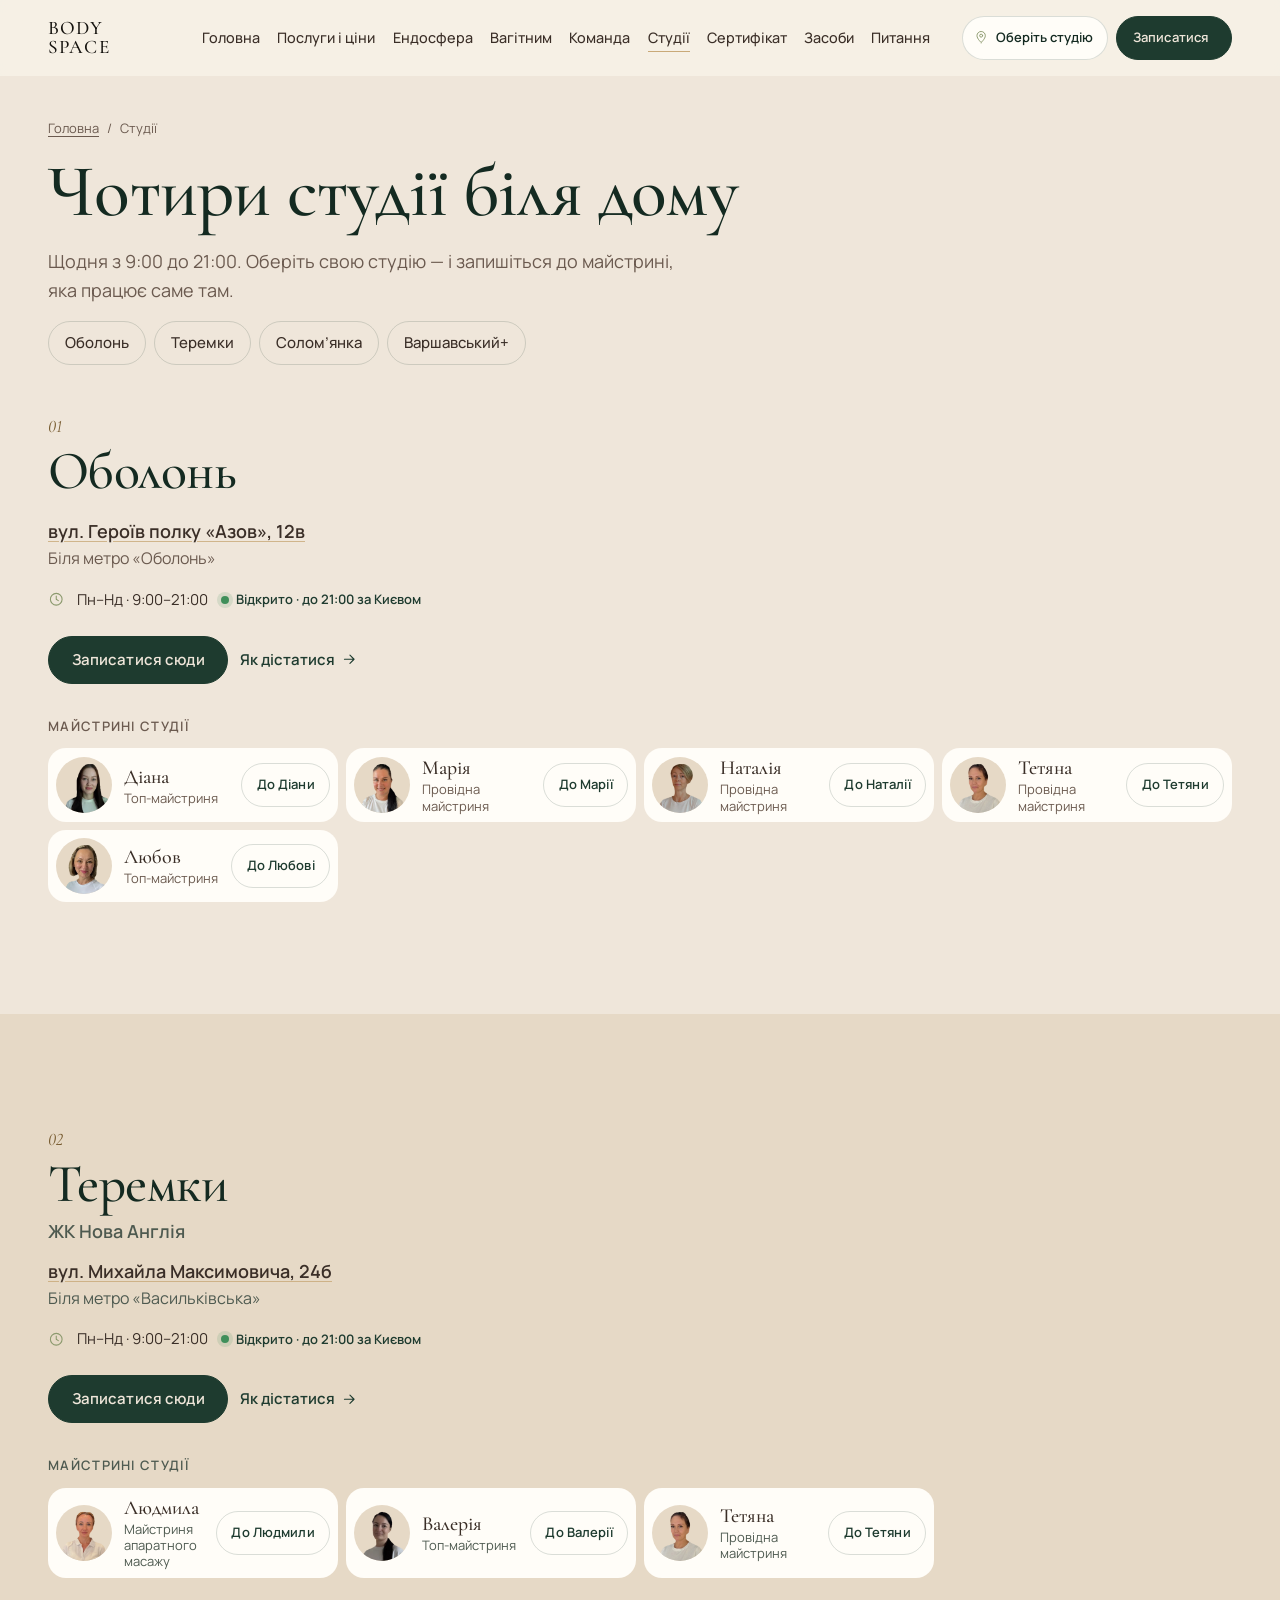
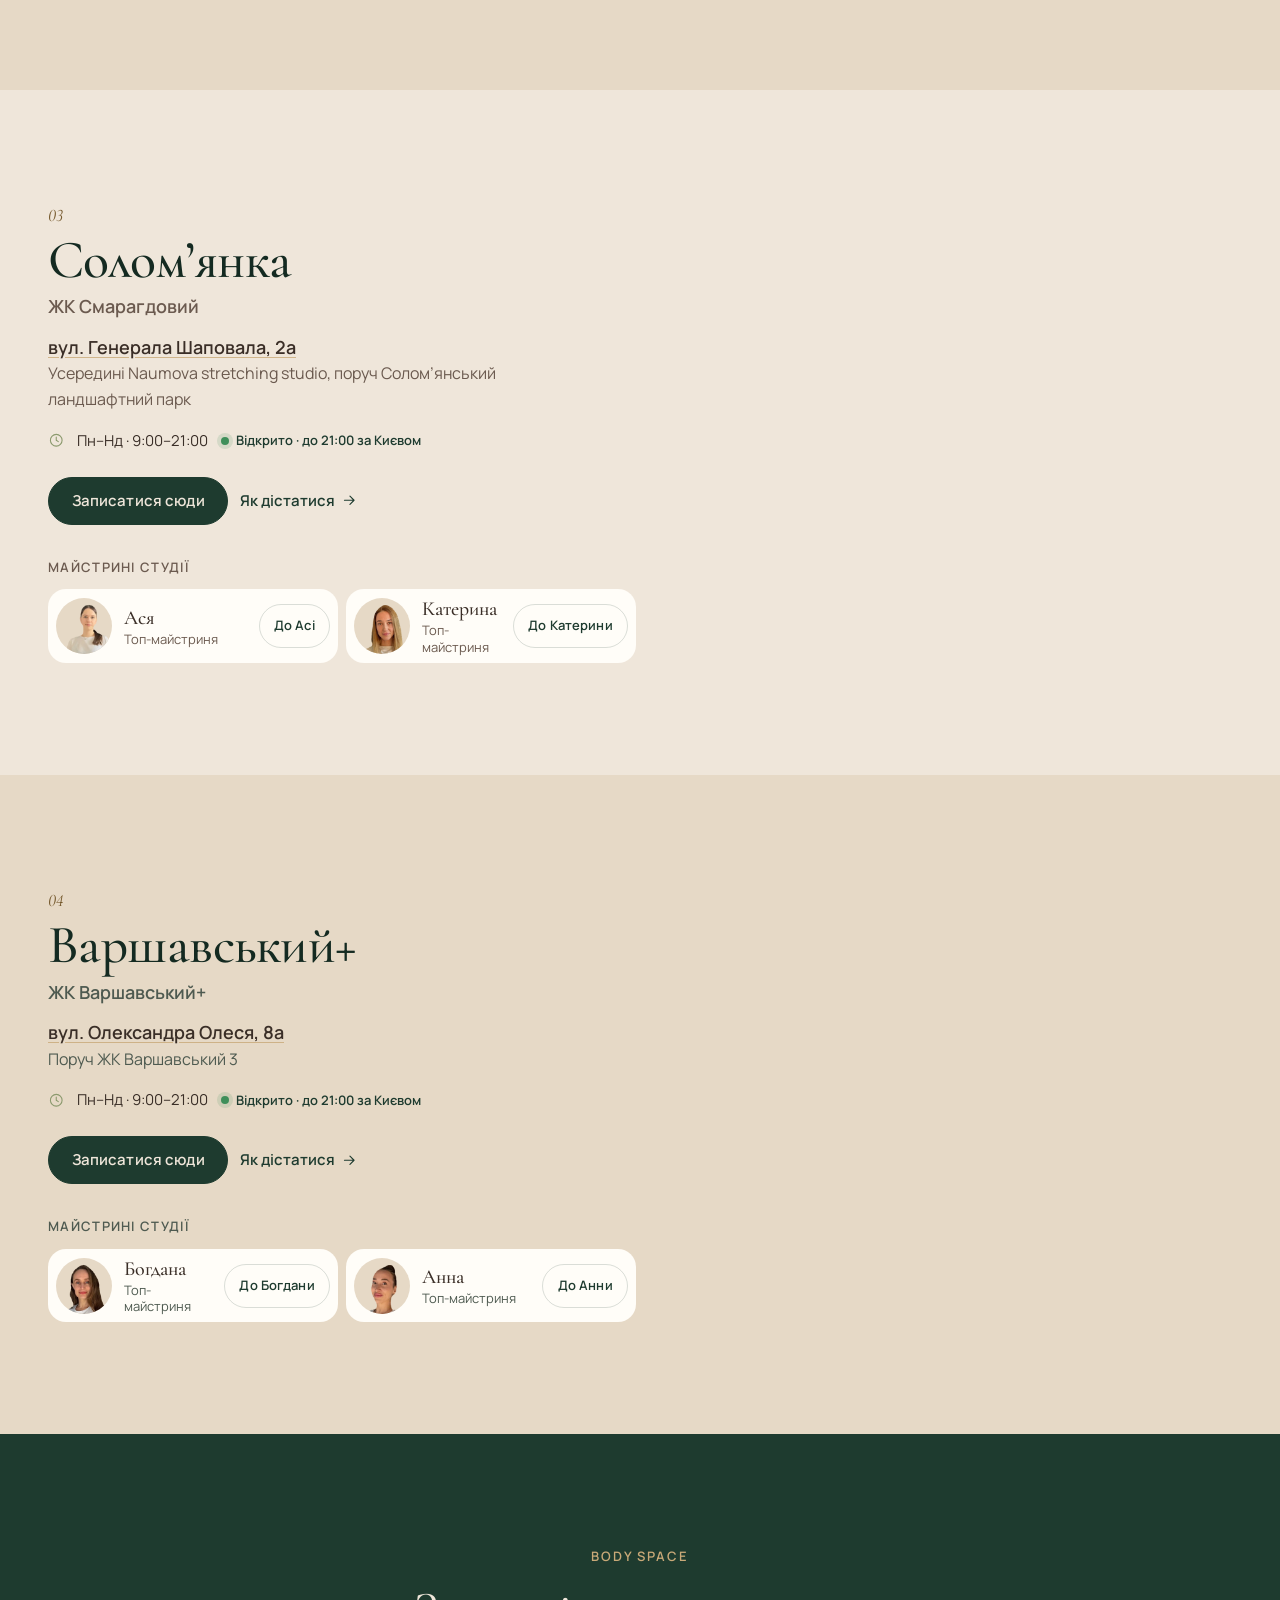
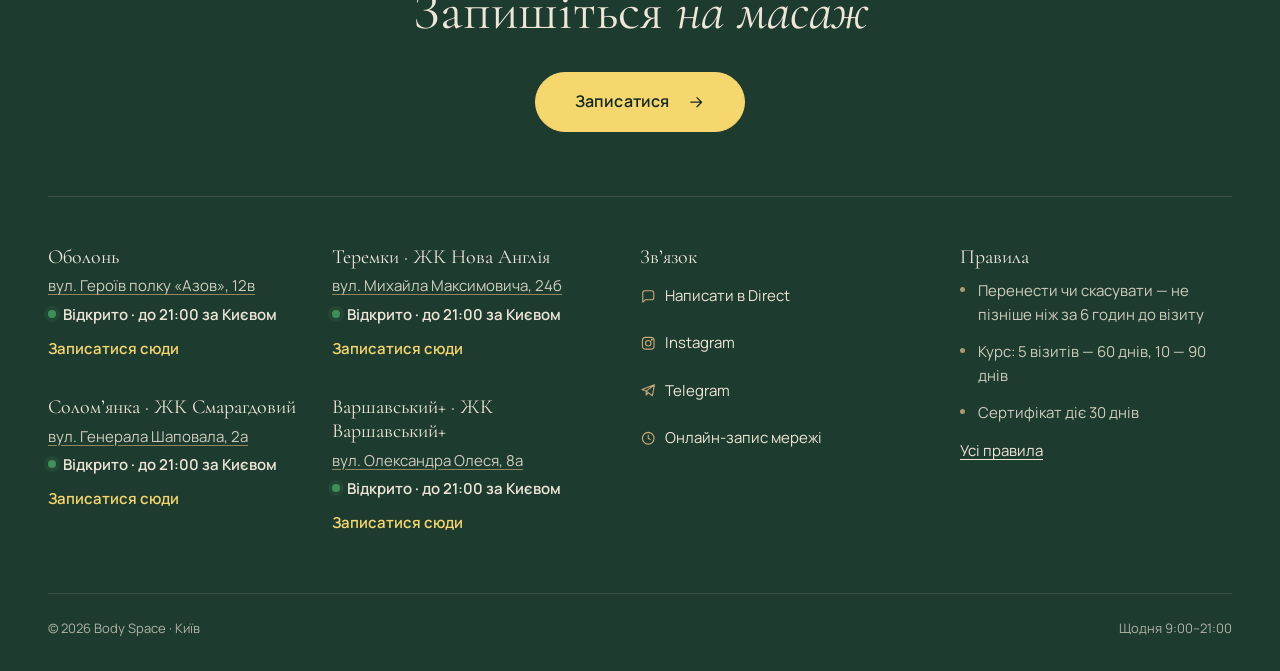
<file: studii.html>
<!doctype html>
<html lang="uk" class="no-js">
<head>
  <meta charset="utf-8">
  <meta name="viewport" content="width=device-width, initial-scale=1, viewport-fit=cover">
  <title>Студії масажу біля дому — 4 райони Києва · Body Space</title>
  <meta name="description" content="4 студії Body Space у Києві: Оболонь, Теремки (ЖК Нова Англія), Солом’янка (ЖК Смарагдовий), ЖК Варшавський+. Адреси, карти, години, майстрині.">
  <link rel="canonical" href="https://alinabeliever.github.io/body-space/studii.html">
  <meta name="theme-color" content="#F7F2E8">
  <meta property="og:type" content="website">
  <meta property="og:locale" content="uk_UA">
  <meta property="og:site_name" content="Body Space">
  <meta property="og:title" content="Студії Body Space у Києві">
  <meta property="og:description" content="4 студії Body Space у Києві: Оболонь, Теремки (ЖК Нова Англія), Солом’янка (ЖК Смарагдовий), ЖК Варшавський+. Адреси, карти, години, майстрині.">
  <meta property="og:url" content="https://alinabeliever.github.io/body-space/studii.html">
  <meta property="og:image" content="https://alinabeliever.github.io/body-space/assets/img/og-logo.jpg">
  <meta property="og:image:type" content="image/jpeg">
  <meta property="og:image:width" content="1200">
  <meta property="og:image:height" content="630">
  <meta name="twitter:image" content="https://alinabeliever.github.io/body-space/assets/img/og-logo.jpg">
  <link rel="icon" href="assets/img/favicon.svg" type="image/svg+xml">
  <link rel="icon" href="assets/img/favicon-32.png" sizes="32x32" type="image/png">
  <link rel="apple-touch-icon" href="assets/img/apple-touch-icon.png">
  <meta name="twitter:card" content="summary_large_image">
  <meta property="og:image:alt" content="Body Space: масаж біля дому">
  <link rel="preconnect" href="https://fonts.googleapis.com">
  <link rel="preconnect" href="https://fonts.gstatic.com" crossorigin>
  <link rel="preload" as="style" href="https://fonts.googleapis.com/css2?family=Cormorant+Garamond:ital,wght@0,500;0,600;1,500&family=Manrope:wght@400;500;600&display=swap">
  <link rel="stylesheet" href="https://fonts.googleapis.com/css2?family=Cormorant+Garamond:ital,wght@0,500;0,600;1,500&family=Manrope:wght@400;500;600&display=swap" media="print" onload="this.media='all'">
  <noscript><link rel="stylesheet" href="https://fonts.googleapis.com/css2?family=Cormorant+Garamond:ital,wght@0,500;0,600;1,500&family=Manrope:wght@400;500;600&display=swap"></noscript>
  <link rel="stylesheet" href="assets/css/tokens.css">
  <link rel="stylesheet" href="assets/css/base.css">
  <link rel="stylesheet" href="assets/css/components.css">
  <link rel="stylesheet" href="assets/css/pages.css">
  <script>document.documentElement.classList.replace("no-js", "js");</script>
<script type="application/ld+json">{"@context": "https://schema.org", "@graph": [{"@type": "HealthAndBeautyBusiness", "@id": "https://alinabeliever.github.io/body-space/studii.html#obolon", "name": "Body Space — Оболонь", "url": "https://alinabeliever.github.io/body-space/studii.html#obolon", "image": "https://alinabeliever.github.io/body-space/assets/img/og-logo.jpg", "address": {"@type": "PostalAddress", "streetAddress": "вул. Героїв полку «Азов», 12в", "addressLocality": "Київ", "addressCountry": "UA"}, "openingHoursSpecification": {"@type": "OpeningHoursSpecification", "dayOfWeek": ["Monday", "Tuesday", "Wednesday", "Thursday", "Friday", "Saturday", "Sunday"], "opens": "09:00", "closes": "21:00"}, "sameAs": ["https://www.instagram.com/body__space/"], "geo": {"@type": "GeoCoordinates", "latitude": 50.5002665, "longitude": 30.4972124}}, {"@type": "HealthAndBeautyBusiness", "@id": "https://alinabeliever.github.io/body-space/studii.html#teremky", "name": "Body Space — Теремки, ЖК Нова Англія", "url": "https://alinabeliever.github.io/body-space/studii.html#teremky", "image": "https://alinabeliever.github.io/body-space/assets/img/og-logo.jpg", "address": {"@type": "PostalAddress", "streetAddress": "вул. Михайла Максимовича, 24б", "addressLocality": "Київ", "addressCountry": "UA"}, "openingHoursSpecification": {"@type": "OpeningHoursSpecification", "dayOfWeek": ["Monday", "Tuesday", "Wednesday", "Thursday", "Friday", "Saturday", "Sunday"], "opens": "09:00", "closes": "21:00"}, "sameAs": ["https://www.instagram.com/body__space/"], "geo": {"@type": "GeoCoordinates", "latitude": 50.3938239, "longitude": 30.474454}}, {"@type": "HealthAndBeautyBusiness", "@id": "https://alinabeliever.github.io/body-space/studii.html#solomianka", "name": "Body Space — Солом’янка, ЖК Смарагдовий", "url": "https://alinabeliever.github.io/body-space/studii.html#solomianka", "image": "https://alinabeliever.github.io/body-space/assets/img/og-logo.jpg", "address": {"@type": "PostalAddress", "streetAddress": "вул. Генерала Шаповала, 2а", "addressLocality": "Київ", "addressCountry": "UA"}, "openingHoursSpecification": {"@type": "OpeningHoursSpecification", "dayOfWeek": ["Monday", "Tuesday", "Wednesday", "Thursday", "Friday", "Saturday", "Sunday"], "opens": "09:00", "closes": "21:00"}, "sameAs": ["https://www.instagram.com/body__space/"], "geo": {"@type": "GeoCoordinates", "latitude": 50.4306135, "longitude": 30.4843708}}, {"@type": "HealthAndBeautyBusiness", "@id": "https://alinabeliever.github.io/body-space/studii.html#varshavskyi", "name": "Body Space — ЖК Варшавський+", "url": "https://alinabeliever.github.io/body-space/studii.html#varshavskyi", "image": "https://alinabeliever.github.io/body-space/assets/img/og-logo.jpg", "address": {"@type": "PostalAddress", "streetAddress": "вул. Олександра Олеся, 8а", "addressLocality": "Київ", "addressCountry": "UA"}, "openingHoursSpecification": {"@type": "OpeningHoursSpecification", "dayOfWeek": ["Monday", "Tuesday", "Wednesday", "Thursday", "Friday", "Saturday", "Sunday"], "opens": "09:00", "closes": "21:00"}, "sameAs": ["https://www.instagram.com/body__space/"]}]}</script>
</head>
<body data-page="studii">
<svg width="0" height="0" style="position:absolute" aria-hidden="true" focusable="false">
  <symbol id="i-leaf" viewBox="0 0 22 30"><path d="M11 1C3.5 8 2.6 19.5 11 29c8.4-9.5 7.5-21 0-28Z" fill="currentColor"/><path d="M11 6.5v19" stroke="#F7F2E8" stroke-width="1" stroke-linecap="round" opacity=".55"/></symbol>
  <symbol id="i-branch" viewBox="0 0 28 40"><path d="M9 39C10 28 12 17 18 4" fill="none" stroke="currentColor" stroke-width="1.4" stroke-linecap="round"/><path d="M18 4c-6 2-8.5 7.5-6.6 12.5C17.6 13.8 19.4 9 18 4Z" fill="currentColor"/><path d="M14 16c-6.3.6-9.6 5.3-8.5 10.5 5.7-1.6 8.6-5.5 8.5-10.5Z" fill="currentColor" opacity=".85"/><path d="M13.6 18.5c6 1.7 8.2 6.8 6.2 11.4-5.3-2.2-7.4-6.7-6.2-11.4Z" fill="currentColor" opacity=".7"/></symbol>
  <symbol id="i-arrow" viewBox="0 0 24 24"><path d="M5 12h14M13 6l6 6-6 6"/></symbol>
  <symbol id="i-arrow-left" viewBox="0 0 24 24"><path d="M19 12H5M11 6l-6 6 6 6"/></symbol>
  <symbol id="i-pin" viewBox="0 0 24 24"><path d="M12 21s-7-6.2-7-11.5A7 7 0 0 1 19 9.5C19 14.8 12 21 12 21Z"/><circle cx="12" cy="9.5" r="2.5"/></symbol>
  <symbol id="i-close" viewBox="0 0 24 24"><path d="M6 6l12 12M18 6 6 18"/></symbol>
  <symbol id="i-menu" viewBox="0 0 24 24"><path d="M4 8h16M4 16h16"/></symbol>
  <symbol id="i-locate" viewBox="0 0 24 24"><circle cx="12" cy="12" r="7"/><circle cx="12" cy="12" r="2"/><path d="M12 2v3M12 19v3M2 12h3M19 12h3"/></symbol>
  <symbol id="i-check" viewBox="0 0 24 24"><path d="m5 12.5 4.5 4.5L19 7.5"/></symbol>
  <symbol id="i-play" viewBox="0 0 24 24"><path d="M8 5.5v13l11-6.5z" fill="currentColor" stroke="none"/></symbol>
  <symbol id="i-pause" viewBox="0 0 24 24"><path d="M8 5v14M16 5v14" stroke-width="2.4"/></symbol>
  <symbol id="i-insta" viewBox="0 0 24 24"><rect x="3.5" y="3.5" width="17" height="17" rx="5"/><circle cx="12" cy="12" r="4"/><circle cx="17.2" cy="6.8" r=".6" fill="currentColor"/></symbol>
  <symbol id="i-telegram" viewBox="0 0 24 24"><path d="M21 4 3 11l6 2.2M21 4l-3 16-9-6.8M21 4 9 13.2V19l3.2-3.4"/></symbol>
  <symbol id="i-chat" viewBox="0 0 24 24"><path d="M4 18.5V7a3 3 0 0 1 3-3h10a3 3 0 0 1 3 3v7a3 3 0 0 1-3 3H8l-4 3.5Z"/></symbol>
  <symbol id="i-gift" viewBox="0 0 24 24"><rect x="4" y="9" width="16" height="11" rx="1.5"/><path d="M3 9h18M12 9v11M12 9S10.5 4 8 4.5 7.5 9 12 9Zm0 0s1.5-5 4-4.5S16.5 9 12 9Z"/></symbol>
  <symbol id="i-clock" viewBox="0 0 24 24"><circle cx="12" cy="12" r="8.5"/><path d="M12 7.5V12l3 2"/></symbol>
</svg>

<a class="skip-link" href="#main">Перейти до змісту</a>

<!-- 1. Шапка -->
<header class="site-header" id="top">
  <div class="container">
    <a class="logo" href="index.html" aria-label="Body Space — на головну">
      
      <span>Body<br>Space</span>
    </a>
    <nav class="nav" aria-label="Головне меню">
      <ul>
        <li><a href="index.html">Головна</a></li>
        <li><a href="poslugy.html">Послуги і ціни</a></li>
        <li><a href="endosfera.html">Ендосфера</a></li>
        <li><a href="vagitnym.html">Вагітним</a></li>
        <li><a href="komanda.html">Команда</a></li>
        <li><a href="studii.html">Студії</a></li>
        <li><a href="sertyfikat.html">Сертифікат</a></li>
        <li><a href="zasoby.html">Засоби</a></li>
        <li><a href="faq.html">Питання</a></li>
      </ul>
    </nav>
    <div class="header-actions">
      <button class="studio-pill js-studio-pill" type="button" aria-haspopup="dialog">
        <svg class="icon" aria-hidden="true"><use href="#i-pin"/></svg>
        <span class="studio-pill__label js-studio-label">Оберіть студію</span>
      </button>
      <a class="btn btn--sm header-book js-book" href="https://ig.me/m/body__space">Записатися<span class="js-book-studio"></span></a>
      <button class="menu-toggle js-menu-open" type="button" aria-label="Відкрити меню" aria-expanded="false" aria-controls="mobile-menu">
        <svg class="icon" aria-hidden="true"><use href="#i-menu"/></svg>
      </button>
    </div>
  </div>
</header>

<div class="mobile-menu" id="mobile-menu" role="dialog" aria-modal="true" aria-label="Меню" hidden>
  <div class="mobile-menu__top">
    <a class="logo" href="index.html"><span>Body<br>Space</span></a>
    <button class="close-btn js-menu-close" type="button" aria-label="Закрити меню"><svg class="icon" aria-hidden="true"><use href="#i-close"/></svg></button>
  </div>
  <ul>
    <li><a class="mobile-menu__link" href="index.html">Головна</a></li>
    <li><a class="mobile-menu__link" href="poslugy.html">Послуги і ціни</a></li>
    <li><a class="mobile-menu__link" href="endosfera.html">Ендосфера</a></li>
    <li><a class="mobile-menu__link" href="vagitnym.html">Вагітним</a></li>
    <li><a class="mobile-menu__link" href="komanda.html">Команда</a></li>
    <li><a class="mobile-menu__link" href="studii.html">Студії</a></li>
    <li><a class="mobile-menu__link" href="sertyfikat.html">Сертифікат</a></li>
    <li><a class="mobile-menu__link" href="zasoby.html">Засоби</a></li>
    <li><a class="mobile-menu__link" href="faq.html">Питання</a></li>
  </ul>
  <div class="mobile-menu__foot">
    <a class="btn js-book" href="https://ig.me/m/body__space">Записатися<span class="js-book-studio"></span></a>
    <a class="btn btn--ghost js-quiz-open" href="index.html#turbuie">Підібрати масаж</a>
    <a class="btn btn--ghost" href="https://ig.me/m/body__space" target="_blank" rel="noopener"><svg class="icon" aria-hidden="true"><use href="#i-chat"/></svg>Написати в Direct</a>
  </div>
</div>

<div class="page">

<main id="main">
  <section class="page-hero" aria-labelledby="page-title">
    <div class="container page-hero__grid">
      <div class="page-hero__text">
        <nav class="crumbs" aria-label="Ви тут"><a href="index.html">Головна</a><span aria-hidden="true">/</span><span>Студії</span></nav>
        <h1 id="page-title">Чотири студії <em>біля дому</em></h1>
        <p class="page-hero__lead">Щодня з 9:00 до 21:00. Оберіть свою студію — і запишіться до майстрині, яка працює саме там.</p>
        <div class="page-hero__actions"><nav class="chips js-studio-anchors" aria-label="Студії"></nav></div>
      </div>
      
    </div>
  </section>

  <div class="js-studio-sections"></div>

</main>

<!-- 16. Футер -->
<footer class="site-footer on-forest">
  <div class="container">
    <div class="footer__cta">
      <p class="eyebrow"><svg aria-hidden="true"><use href="#i-leaf"/></svg>Body Space</p>
      <p class="footer__title">Запишіться <em>на масаж</em></p>
      <a class="btn btn--glow footer__book js-book" href="https://ig.me/m/body__space">Записатися<span class="js-book-studio"></span><svg class="icon" aria-hidden="true"><use href="#i-arrow"/></svg></a>
    </div>
    <div class="footer__grid">
      <address class="footer__studios js-footer-studios"><div class="footer__studio"><p class="footer__h">Оболонь</p><p>вул. Героїв полку «Азов», 12в</p></div><div class="footer__studio"><p class="footer__h">Теремки · ЖК Нова Англія</p><p>вул. Михайла Максимовича, 24б</p></div><div class="footer__studio"><p class="footer__h">Солом’янка · ЖК Смарагдовий</p><p>вул. Генерала Шаповала, 2а</p></div><div class="footer__studio"><p class="footer__h">ЖК Варшавський+</p><p>вул. Олександра Олеся, 8а</p></div></address>
      <div class="footer__col">
        <p class="footer__h">Зв’язок</p>
        <ul class="footer__links">
          <li><a href="https://ig.me/m/body__space" target="_blank" rel="noopener"><svg class="icon" aria-hidden="true"><use href="#i-chat"/></svg>Написати в Direct</a></li>
          <li><a href="https://www.instagram.com/body__space/" target="_blank" rel="noopener"><svg class="icon" aria-hidden="true"><use href="#i-insta"/></svg>Instagram</a></li>
          <li><a href="https://t.me/+OLutqxuYHAtlZDY6" target="_blank" rel="noopener"><svg class="icon" aria-hidden="true"><use href="#i-telegram"/></svg>Telegram</a></li>
          <li><a href="https://n803030.alteg.io/select-city/4/select-branch" target="_blank" rel="noopener"><svg class="icon" aria-hidden="true"><use href="#i-clock"/></svg>Онлайн-запис мережі</a></li>
        </ul>
      </div>
      <div class="footer__col">
        <p class="footer__h">Правила</p>
        <ul class="footer__rules js-footer-rules"></ul>
        <a class="footer__more" href="faq.html#pravyla">Усі правила</a>
      </div>
    </div>
    <div class="footer__bottom">
      <span>© 2026 Body Space · Київ</span>
      <span class="js-hours">Щодня 9:00–21:00</span>
    </div>
  </div>
</footer>
</div>

<!-- Мобільна смуга запису -->
<div class="book-bar js-book-bar">
  <a class="btn js-book" href="https://ig.me/m/body__space"><span>Записатися<span class="js-book-studio"></span></span><svg class="icon" aria-hidden="true"><use href="#i-arrow"/></svg></a>
</div>

<!-- Панель вибору студії -->
<div class="overlay js-overlay" hidden></div>
<div class="sheet js-studio-sheet" role="dialog" aria-modal="true" aria-labelledby="sheet-title" hidden>
  <div class="sheet__grip" aria-hidden="true"></div>
  <div class="sheet__head">
    <div>
      <h2 id="sheet-title" class="js-sheet-title">Оберіть студію</h2>
      <p class="js-sheet-sub">Запис відкриється в Altegio обраної студії.</p>
    </div>
    <button class="close-btn js-sheet-close" type="button" aria-label="Закрити"><svg class="icon" aria-hidden="true"><use href="#i-close"/></svg></button>
  </div>
  <ul class="studio-list js-studio-list"></ul>
  <div class="sheet__foot">
    <button class="geo-btn js-geo" type="button"><svg class="icon" aria-hidden="true"><use href="#i-locate"/></svg>Показати найближчу</button>
    <a class="link-arrow" href="https://ig.me/m/body__space" target="_blank" rel="noopener">Або напишіть у Direct</a>
  </div>
</div>

<!-- Квіз «Який масаж потрібен вам зараз?» (#pidbir) -->
<div class="sheet sheet--quiz js-quiz" id="pidbir" role="dialog" aria-modal="true" aria-labelledby="quiz-title" hidden>
  <div class="sheet__grip" aria-hidden="true"></div>
  <div class="sheet__head">
    <div>
      <p class="eyebrow quiz__step js-quiz-step">Крок 1 з 4</p>
      <h2 id="quiz-title" class="js-quiz-title">Який масаж потрібен вам зараз?</h2>
    </div>
    <button class="close-btn js-quiz-close" type="button" aria-label="Закрити"><svg class="icon" aria-hidden="true"><use href="#i-close"/></svg></button>
  </div>
  <div class="quiz__progress" aria-hidden="true"><span class="js-quiz-bar"></span></div>
  <div class="quiz__body js-quiz-body" aria-live="polite"></div>
</div>

<div class="toast js-toast" role="status" aria-live="polite"><svg class="icon" aria-hidden="true"><use href="#i-check"/></svg><span></span></div>

<script src="data/content.js" defer></script>
<script src="assets/js/data.js" defer></script>
<script src="assets/js/main.js" defer></script>
<script src="assets/js/masters.js" defer></script>
<script src="assets/js/quiz.js" defer></script>
</body>
</html>
</file>
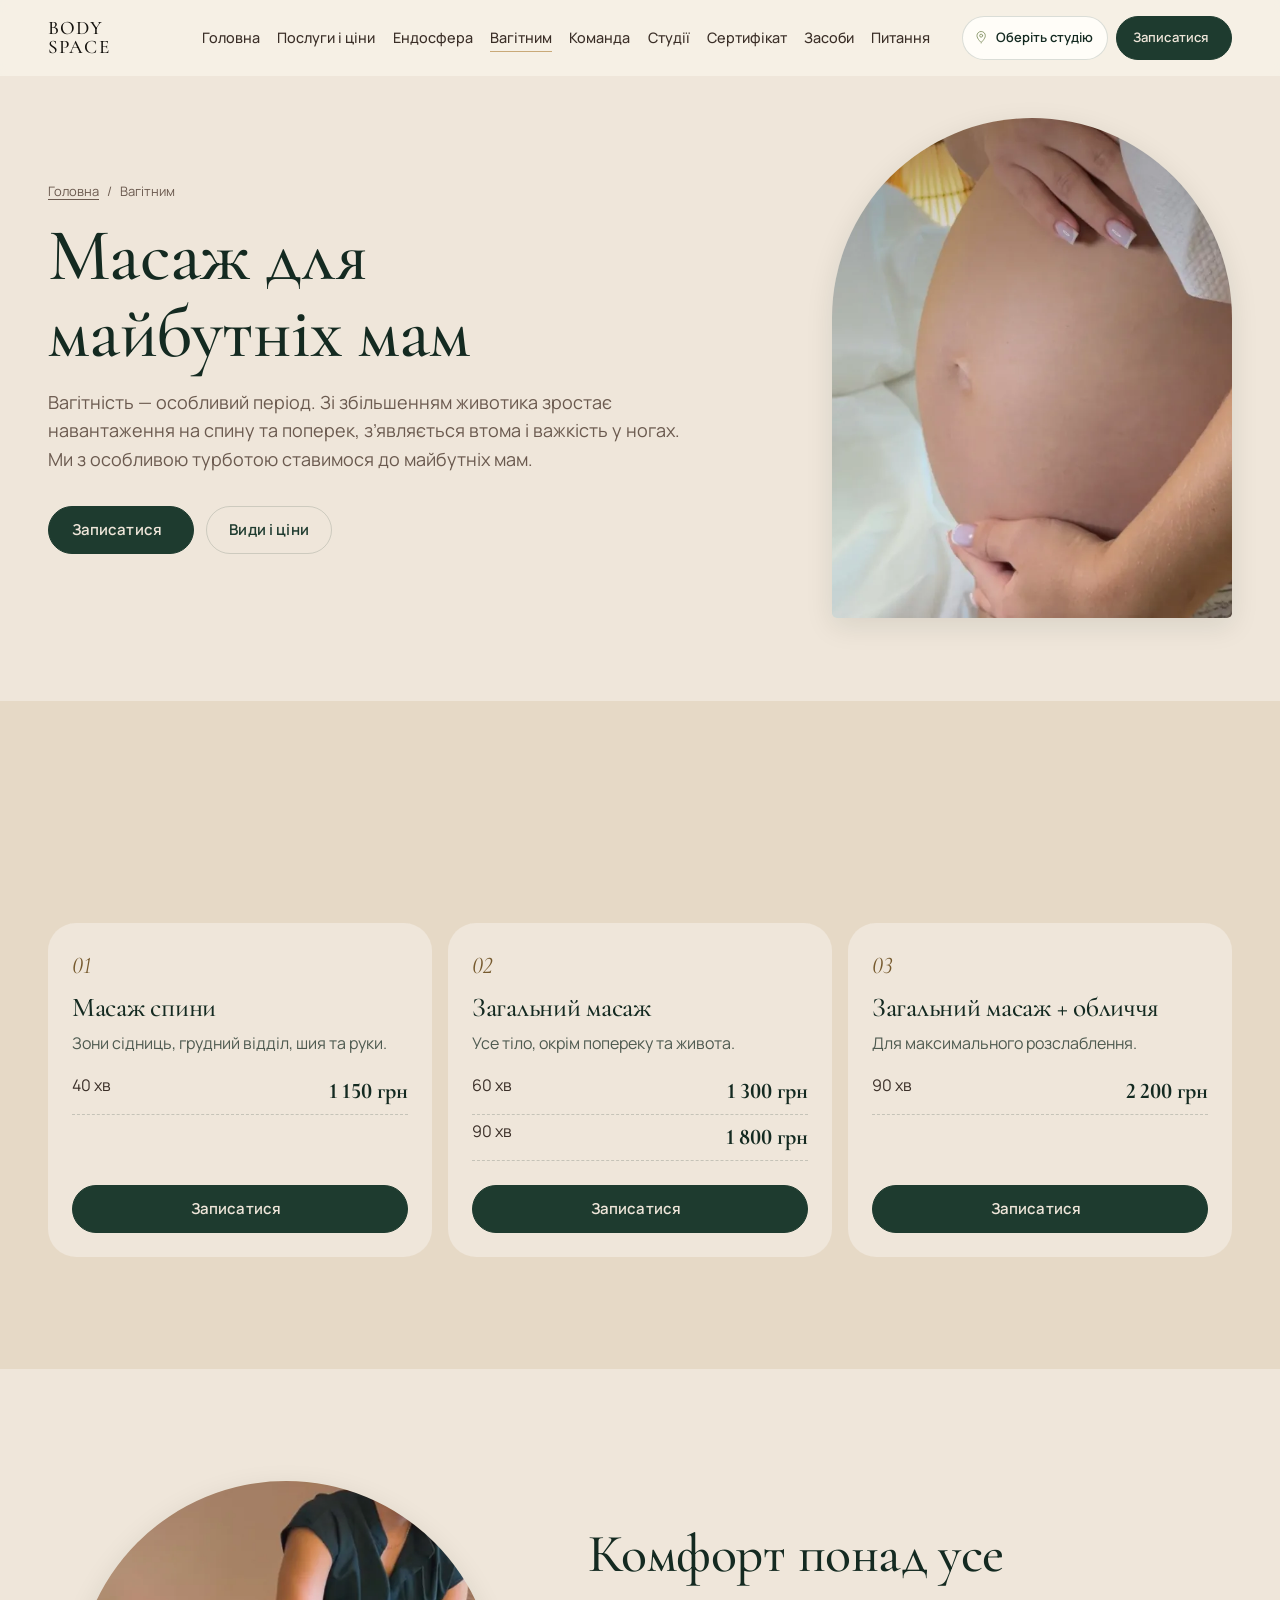
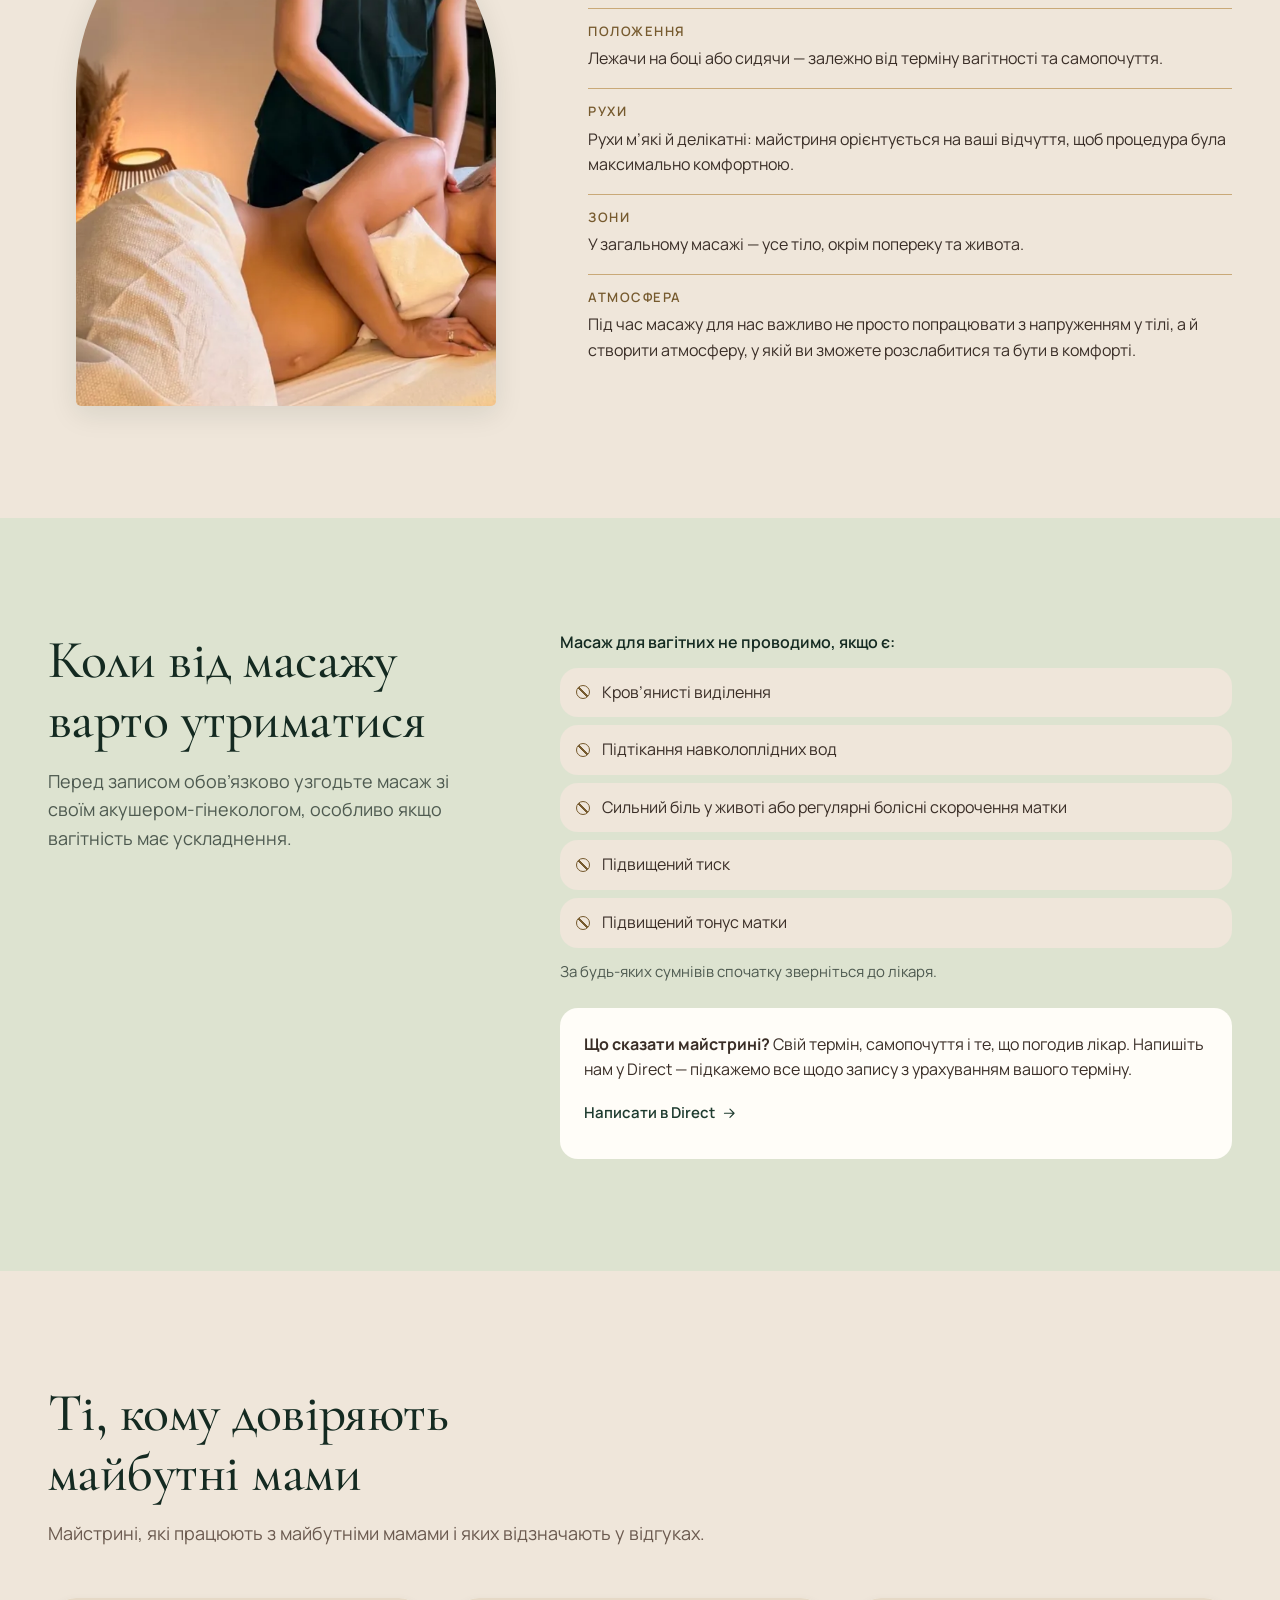
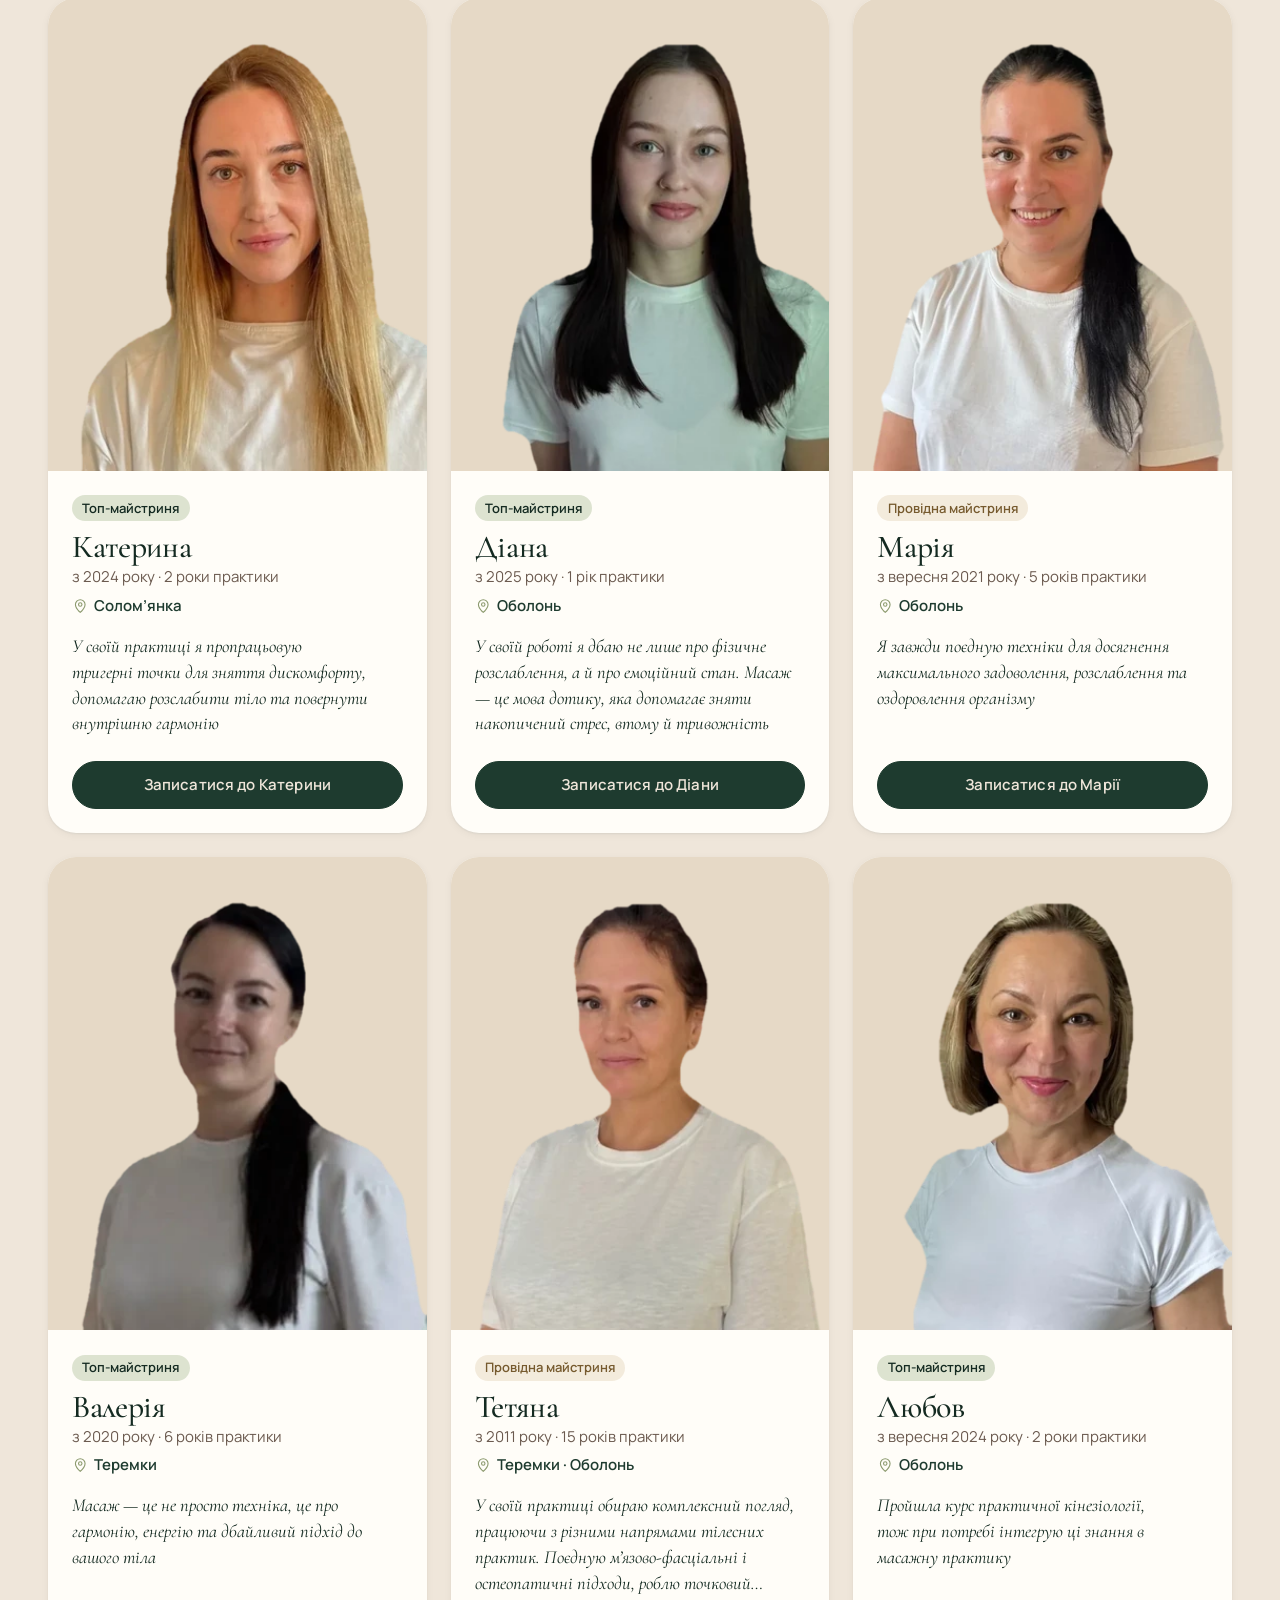
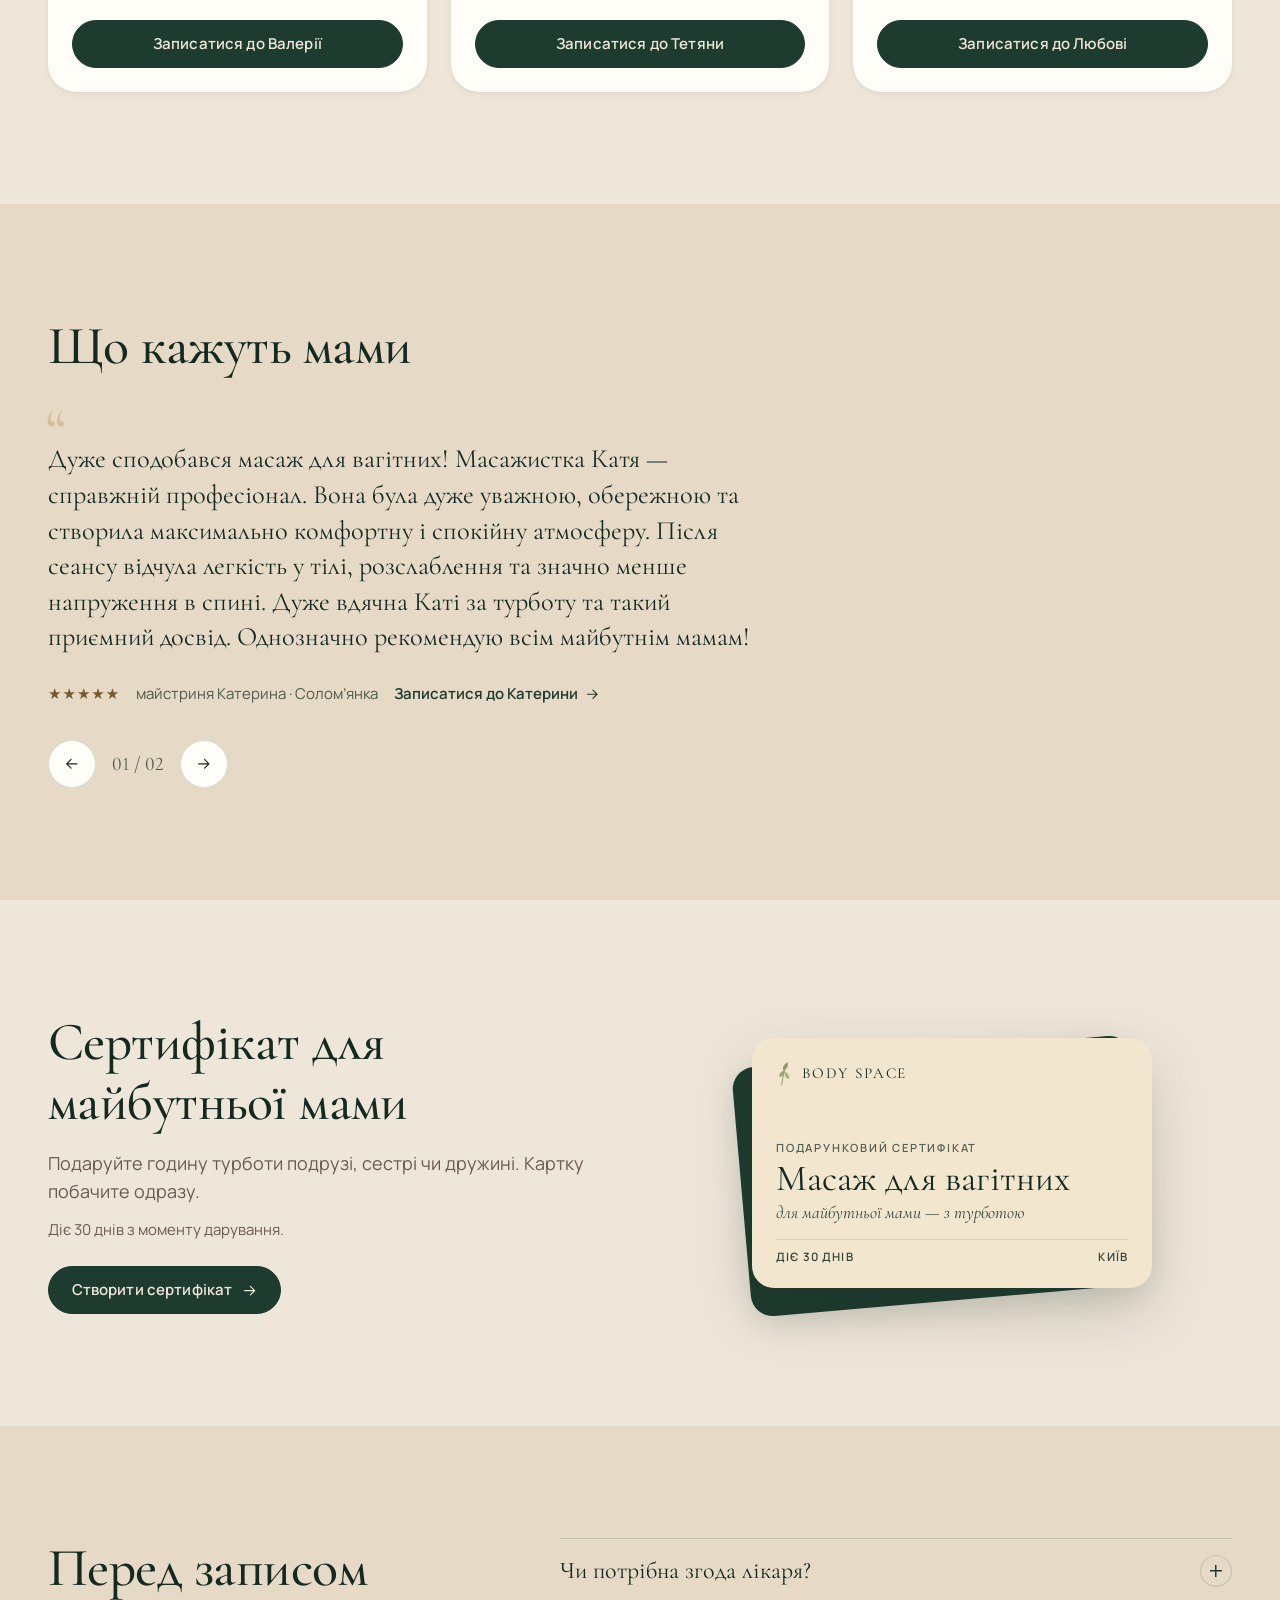
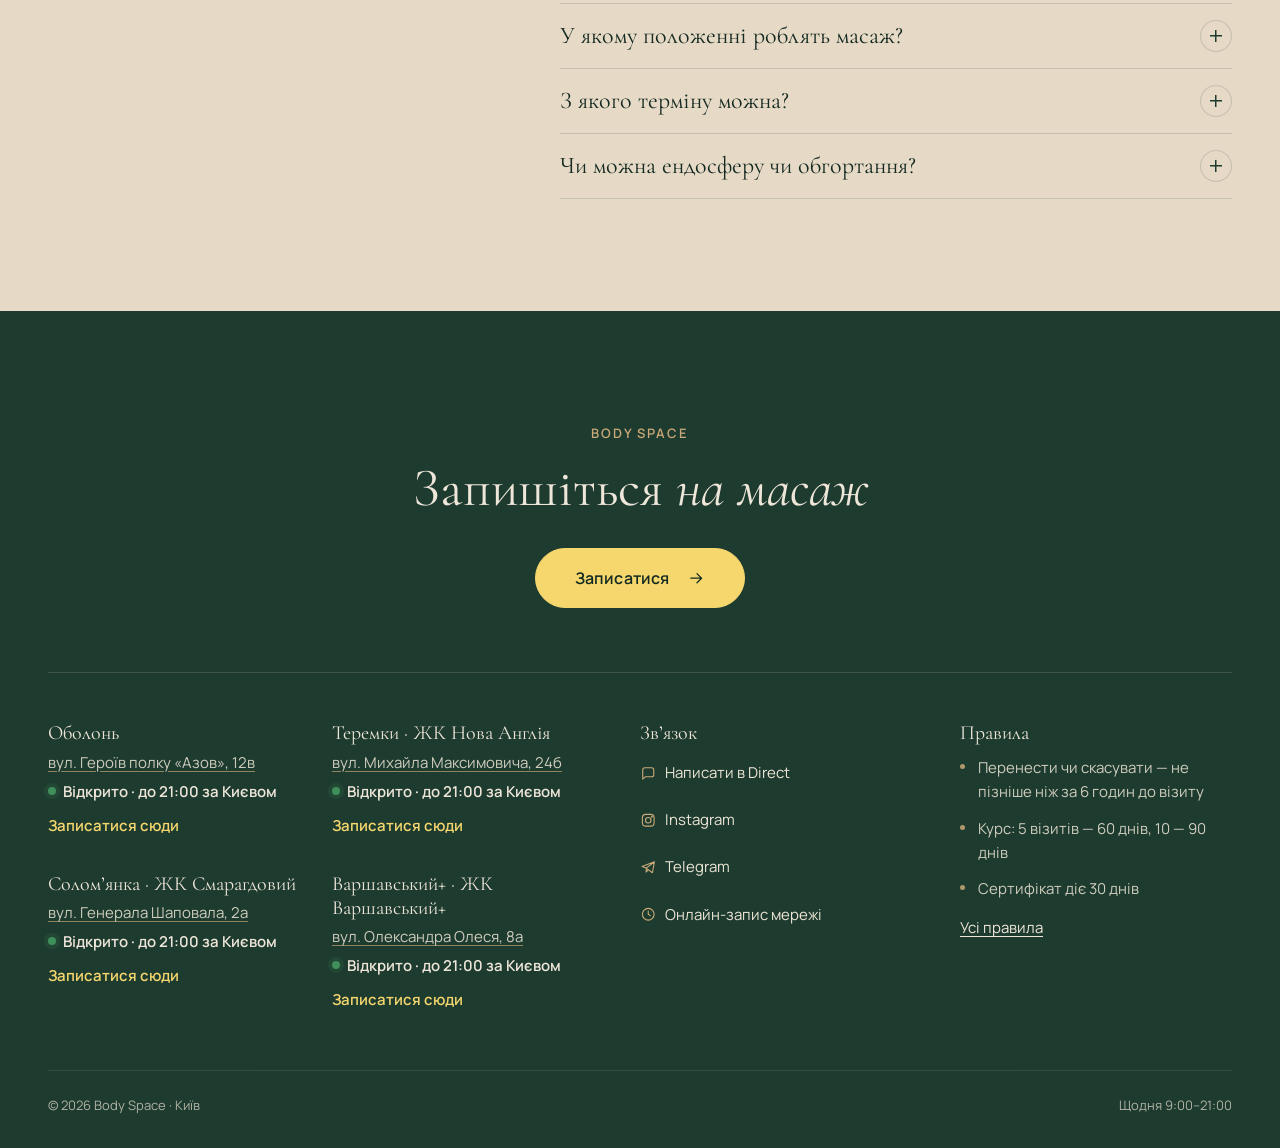
<file: vagitnym.html>
<!doctype html>
<html lang="uk" class="no-js">
<head>
  <meta charset="utf-8">
  <meta name="viewport" content="width=device-width, initial-scale=1, viewport-fit=cover">
  <title>Масаж для вагітних у Києві: 4 студії · Body Space</title>
  <meta name="description" content="Масаж для вагітних на Оболоні, Теремках, Солом’янці та в ЖК Варшавський+: спина, загальний, з обличчям. Положення на боці, запис онлайн.">
  <link rel="canonical" href="https://alinabeliever.github.io/body-space/vagitnym.html">
  <meta name="theme-color" content="#F7F2E8">
  <meta property="og:type" content="website">
  <meta property="og:locale" content="uk_UA">
  <meta property="og:site_name" content="Body Space">
  <meta property="og:title" content="Масаж для вагітних — Body Space">
  <meta property="og:description" content="Масаж для вагітних на Оболоні, Теремках, Солом’янці та в ЖК Варшавський+: спина, загальний, з обличчям. Положення на боці, запис онлайн.">
  <meta property="og:url" content="https://alinabeliever.github.io/body-space/vagitnym.html">
  <meta property="og:image" content="https://alinabeliever.github.io/body-space/assets/img/og-logo.jpg">
  <meta property="og:image:type" content="image/jpeg">
  <meta property="og:image:width" content="1200">
  <meta property="og:image:height" content="630">
  <meta name="twitter:image" content="https://alinabeliever.github.io/body-space/assets/img/og-logo.jpg">
  <link rel="icon" href="assets/img/favicon.svg" type="image/svg+xml">
  <link rel="icon" href="assets/img/favicon-32.png" sizes="32x32" type="image/png">
  <link rel="apple-touch-icon" href="assets/img/apple-touch-icon.png">
  <meta name="twitter:card" content="summary_large_image">
  <meta property="og:image:alt" content="Body Space: масаж біля дому">
  <link rel="preconnect" href="https://fonts.googleapis.com">
  <link rel="preconnect" href="https://fonts.gstatic.com" crossorigin>
  <link rel="preload" as="style" href="https://fonts.googleapis.com/css2?family=Cormorant+Garamond:ital,wght@0,500;0,600;1,500&family=Manrope:wght@400;500;600&display=swap">
  <link rel="stylesheet" href="https://fonts.googleapis.com/css2?family=Cormorant+Garamond:ital,wght@0,500;0,600;1,500&family=Manrope:wght@400;500;600&display=swap" media="print" onload="this.media='all'">
  <noscript><link rel="stylesheet" href="https://fonts.googleapis.com/css2?family=Cormorant+Garamond:ital,wght@0,500;0,600;1,500&family=Manrope:wght@400;500;600&display=swap"></noscript>
  <link rel="stylesheet" href="assets/css/tokens.css">
  <link rel="stylesheet" href="assets/css/base.css">
  <link rel="stylesheet" href="assets/css/components.css">
  <link rel="stylesheet" href="assets/css/pages.css">
  <script>document.documentElement.classList.replace("no-js", "js");</script>
</head>
<body data-page="vagitnym">
<svg width="0" height="0" style="position:absolute" aria-hidden="true" focusable="false">
  <symbol id="i-leaf" viewBox="0 0 22 30"><path d="M11 1C3.5 8 2.6 19.5 11 29c8.4-9.5 7.5-21 0-28Z" fill="currentColor"/><path d="M11 6.5v19" stroke="#F7F2E8" stroke-width="1" stroke-linecap="round" opacity=".55"/></symbol>
  <symbol id="i-branch" viewBox="0 0 28 40"><path d="M9 39C10 28 12 17 18 4" fill="none" stroke="currentColor" stroke-width="1.4" stroke-linecap="round"/><path d="M18 4c-6 2-8.5 7.5-6.6 12.5C17.6 13.8 19.4 9 18 4Z" fill="currentColor"/><path d="M14 16c-6.3.6-9.6 5.3-8.5 10.5 5.7-1.6 8.6-5.5 8.5-10.5Z" fill="currentColor" opacity=".85"/><path d="M13.6 18.5c6 1.7 8.2 6.8 6.2 11.4-5.3-2.2-7.4-6.7-6.2-11.4Z" fill="currentColor" opacity=".7"/></symbol>
  <symbol id="i-arrow" viewBox="0 0 24 24"><path d="M5 12h14M13 6l6 6-6 6"/></symbol>
  <symbol id="i-arrow-left" viewBox="0 0 24 24"><path d="M19 12H5M11 6l-6 6 6 6"/></symbol>
  <symbol id="i-pin" viewBox="0 0 24 24"><path d="M12 21s-7-6.2-7-11.5A7 7 0 0 1 19 9.5C19 14.8 12 21 12 21Z"/><circle cx="12" cy="9.5" r="2.5"/></symbol>
  <symbol id="i-close" viewBox="0 0 24 24"><path d="M6 6l12 12M18 6 6 18"/></symbol>
  <symbol id="i-menu" viewBox="0 0 24 24"><path d="M4 8h16M4 16h16"/></symbol>
  <symbol id="i-locate" viewBox="0 0 24 24"><circle cx="12" cy="12" r="7"/><circle cx="12" cy="12" r="2"/><path d="M12 2v3M12 19v3M2 12h3M19 12h3"/></symbol>
  <symbol id="i-check" viewBox="0 0 24 24"><path d="m5 12.5 4.5 4.5L19 7.5"/></symbol>
  <symbol id="i-play" viewBox="0 0 24 24"><path d="M8 5.5v13l11-6.5z" fill="currentColor" stroke="none"/></symbol>
  <symbol id="i-pause" viewBox="0 0 24 24"><path d="M8 5v14M16 5v14" stroke-width="2.4"/></symbol>
  <symbol id="i-insta" viewBox="0 0 24 24"><rect x="3.5" y="3.5" width="17" height="17" rx="5"/><circle cx="12" cy="12" r="4"/><circle cx="17.2" cy="6.8" r=".6" fill="currentColor"/></symbol>
  <symbol id="i-telegram" viewBox="0 0 24 24"><path d="M21 4 3 11l6 2.2M21 4l-3 16-9-6.8M21 4 9 13.2V19l3.2-3.4"/></symbol>
  <symbol id="i-chat" viewBox="0 0 24 24"><path d="M4 18.5V7a3 3 0 0 1 3-3h10a3 3 0 0 1 3 3v7a3 3 0 0 1-3 3H8l-4 3.5Z"/></symbol>
  <symbol id="i-gift" viewBox="0 0 24 24"><rect x="4" y="9" width="16" height="11" rx="1.5"/><path d="M3 9h18M12 9v11M12 9S10.5 4 8 4.5 7.5 9 12 9Zm0 0s1.5-5 4-4.5S16.5 9 12 9Z"/></symbol>
  <symbol id="i-clock" viewBox="0 0 24 24"><circle cx="12" cy="12" r="8.5"/><path d="M12 7.5V12l3 2"/></symbol>
</svg>

<a class="skip-link" href="#main">Перейти до змісту</a>

<!-- 1. Шапка -->
<header class="site-header" id="top">
  <div class="container">
    <a class="logo" href="index.html" aria-label="Body Space — на головну">
      
      <span>Body<br>Space</span>
    </a>
    <nav class="nav" aria-label="Головне меню">
      <ul>
        <li><a href="index.html">Головна</a></li>
        <li><a href="poslugy.html">Послуги і ціни</a></li>
        <li><a href="endosfera.html">Ендосфера</a></li>
        <li><a href="vagitnym.html">Вагітним</a></li>
        <li><a href="komanda.html">Команда</a></li>
        <li><a href="studii.html">Студії</a></li>
        <li><a href="sertyfikat.html">Сертифікат</a></li>
        <li><a href="zasoby.html">Засоби</a></li>
        <li><a href="faq.html">Питання</a></li>
      </ul>
    </nav>
    <div class="header-actions">
      <button class="studio-pill js-studio-pill" type="button" aria-haspopup="dialog">
        <svg class="icon" aria-hidden="true"><use href="#i-pin"/></svg>
        <span class="studio-pill__label js-studio-label">Оберіть студію</span>
      </button>
      <a class="btn btn--sm header-book js-book" href="https://ig.me/m/body__space">Записатися<span class="js-book-studio"></span></a>
      <button class="menu-toggle js-menu-open" type="button" aria-label="Відкрити меню" aria-expanded="false" aria-controls="mobile-menu">
        <svg class="icon" aria-hidden="true"><use href="#i-menu"/></svg>
      </button>
    </div>
  </div>
</header>

<div class="mobile-menu" id="mobile-menu" role="dialog" aria-modal="true" aria-label="Меню" hidden>
  <div class="mobile-menu__top">
    <a class="logo" href="index.html"><span>Body<br>Space</span></a>
    <button class="close-btn js-menu-close" type="button" aria-label="Закрити меню"><svg class="icon" aria-hidden="true"><use href="#i-close"/></svg></button>
  </div>
  <ul>
    <li><a class="mobile-menu__link" href="index.html">Головна</a></li>
    <li><a class="mobile-menu__link" href="poslugy.html">Послуги і ціни</a></li>
    <li><a class="mobile-menu__link" href="endosfera.html">Ендосфера</a></li>
    <li><a class="mobile-menu__link" href="vagitnym.html">Вагітним</a></li>
    <li><a class="mobile-menu__link" href="komanda.html">Команда</a></li>
    <li><a class="mobile-menu__link" href="studii.html">Студії</a></li>
    <li><a class="mobile-menu__link" href="sertyfikat.html">Сертифікат</a></li>
    <li><a class="mobile-menu__link" href="zasoby.html">Засоби</a></li>
    <li><a class="mobile-menu__link" href="faq.html">Питання</a></li>
  </ul>
  <div class="mobile-menu__foot">
    <a class="btn js-book" href="https://ig.me/m/body__space">Записатися<span class="js-book-studio"></span></a>
    <a class="btn btn--ghost js-quiz-open" href="index.html#turbuie">Підібрати масаж</a>
    <a class="btn btn--ghost" href="https://ig.me/m/body__space" target="_blank" rel="noopener"><svg class="icon" aria-hidden="true"><use href="#i-chat"/></svg>Написати в Direct</a>
  </div>
</div>

<div class="page">

<main id="main">
  <section class="page-hero page-hero--media" aria-labelledby="page-title">
    <div class="container page-hero__grid">
      <div class="page-hero__text">
        <nav class="crumbs" aria-label="Ви тут"><a href="index.html">Головна</a><span aria-hidden="true">/</span><span>Вагітним</span></nav>
        <h1 id="page-title">Масаж для <em>майбутніх мам</em></h1>
        <p class="page-hero__lead">Вагітність — особливий період. Зі збільшенням животика зростає навантаження на спину та поперек, з’являється втома і важкість у ногах. Ми з особливою турботою ставимося до майбутніх мам.</p>
        <div class="page-hero__actions"><a class="btn js-book" data-service="vagitni-zahalnyi" href="https://ig.me/m/body__space">Записатися<span class="js-book-studio"></span></a><a class="btn btn--ghost" href="#vydy">Види і ціни</a></div>
      </div>
      <div class="page-hero__media reveal"><div class="frame-arch page-hero__arch ">
        <img src="assets/img/pregnancy-belly.webp" srcset="assets/img/pregnancy-belly.webp 1x, assets/img/pregnancy-belly@2x.webp 2x" width="720" height="779" alt="Майбутня мама тримає руки на животику" fetchpriority="high">
      </div></div>
    </div>
  </section>

  <section class="section section--beige" id="vydy" aria-labelledby="types-title">
    <div class="container">
      <div class="section-head section-head--split reveal"><div><p class="eyebrow"><svg aria-hidden="true"><use href="#i-leaf"/></svg>Види масажу</p>
        <h2 id="types-title">Три види — <em>на ваш вибір</em></h2></div><div class="toggle js-tier-toggle" role="group" aria-label="Рівень майстрині"><button type="button" data-tier="top" aria-pressed="true">Топ</button><button type="button" data-tier="lead" aria-pressed="false">Провідна</button></div></div>
      <div class="preg-types js-preg-types"></div>
    </div>
  </section>

  <section class="section" aria-labelledby="safe-title">
    <div class="container preg__grid">
      <div class="preg__media reveal"><div class="frame-arch preg__arch">
        <img src="assets/img/massage-pregnant-side.webp" srcset="assets/img/massage-pregnant-side.webp 1x, assets/img/massage-pregnant-side@2x.webp 2x" width="600" height="1269" loading="lazy" alt="Майстриня робить масаж вагітній у положенні на боці">
      </div></div>
      <div class="reveal">
        <p class="eyebrow"><svg aria-hidden="true"><use href="#i-leaf"/></svg>Як проходить</p>
        <h2 id="safe-title">Комфорт <em>понад усе</em></h2>
        <dl class="safe-list js-preg-safe"></dl>
      </div>
    </div>
  </section>

  <section class="section section--sage" aria-labelledby="contra-title">
    <div class="container two-col">
      <div class="reveal">
        <p class="eyebrow"><svg aria-hidden="true"><use href="#i-leaf"/></svg>Важливо</p>
        <h2 id="contra-title">Коли від масажу <em>варто утриматися</em></h2>
        <p class="lead js-preg-doctor"></p>
      </div>
      <div class="reveal">
        <p class="contra-intro">Масаж для вагітних не проводимо, якщо є:</p>
        <ul class="contra-list js-preg-contra"></ul>
        <p class="small muted js-preg-contra-note"></p>
        <div class="contra-ask"><p><b>Що сказати майстрині?</b> Свій термін, самопочуття і те, що погодив лікар. Напишіть нам у Direct — підкажемо все щодо запису з урахуванням вашого терміну.</p>
          <a class="link-arrow" href="https://ig.me/m/body__space" target="_blank" rel="noopener">Написати в Direct<svg class="icon" aria-hidden="true"><use href="#i-arrow"/></svg></a></div>
      </div>
    </div>
  </section>

  <section class="section" aria-labelledby="preg-masters-title">
    <div class="container">
      <div class="section-head reveal"><p class="eyebrow"><svg aria-hidden="true"><use href="#i-leaf"/></svg>Майстрині</p>
        <h2 id="preg-masters-title">Ті, кому <em>довіряють</em> майбутні мами</h2>
        <p>Майстрині, які працюють з майбутніми мамами і яких відзначають у відгуках.</p></div>
      <div class="team-grid js-masters-grid" data-spec="vagitni"></div>
    </div>
  </section>

  <section class="section section--beige reviews" aria-labelledby="preg-rev-title">
    <div class="container">
      <div class="section-head reveal"><p class="eyebrow"><svg aria-hidden="true"><use href="#i-leaf"/></svg>Відгуки</p>
        <h2 id="preg-rev-title">Що кажуть <em>мами</em></h2></div>
      <div class="review-focus reveal js-review" data-tag="vagitni" aria-live="polite"></div>
    </div>
  </section>

  <section class="section cert" aria-labelledby="mama-cert-title">
    <div class="container cert__grid">
      <div class="cert__text reveal">
        <h2 id="mama-cert-title">Сертифікат для <em>майбутньої мами</em></h2>
        <p class="lead">Подаруйте годину турботи подрузі, сестрі чи дружині. Картку побачите одразу.</p>
        <p class="small muted js-cert-terms"></p>
        <a class="btn" href="sertyfikat.html?for=mama">Створити сертифікат<svg class="icon" aria-hidden="true"><use href="#i-arrow"/></svg></a>
      </div>
      <div class="cert__preview reveal" aria-hidden="true">
        <div class="gift-card gift-card--candle">
          <div class="gift-card__top"><svg><use href="#i-branch"/></svg><span>Body Space</span></div>
          <p class="gift-card__label">Подарунковий сертифікат</p>
          <p class="gift-card__title">Масаж для вагітних</p>
          <p class="gift-card__for">для майбутньої мами — з турботою</p>
          <div class="gift-card__bottom"><span>Діє 30 днів</span><span>Київ</span></div>
        </div>
        <div class="gift-card gift-card--forest gift-card--back"></div>
      </div>
    </div>
  </section>

  <section class="section section--beige" aria-labelledby="preg-faq-title">
    <div class="container faq-teaser__grid">
      <div class="section-head reveal"><p class="eyebrow"><svg aria-hidden="true"><use href="#i-leaf"/></svg>Питання</p>
        <h2 id="preg-faq-title">Перед <em>записом</em></h2></div>
      <div class="accordion reveal">
  <details><summary>Чи потрібна згода лікаря?</summary><div class="acc-body"><p>Так. Перед записом обов’язково узгодьте масаж зі своїм акушером-гінекологом, особливо якщо вагітність має ускладнення.</p></div></details>
  <details><summary>У якому положенні роблять масаж?</summary><div class="acc-body"><p>Лежачи на боці або сидячи — залежно від терміну вагітності та самопочуття. Живіт і поперек у загальному масажі не масажуємо.</p></div></details>
  <details><summary>З якого терміну можна?</summary><div class="acc-body"><p>Напишіть нам у Direct свій термін — підкажемо все щодо запису з урахуванням вашого самопочуття.</p></div></details>
  <details><summary>Чи можна ендосферу чи обгортання?</summary><div class="acc-body"><p>Під час вагітності ми пропонуємо лише ручні масажі для вагітних — без апаратних процедур.</p></div></details>
</div>
    </div>
  </section>

</main>

<!-- 16. Футер -->
<footer class="site-footer on-forest">
  <div class="container">
    <div class="footer__cta">
      <p class="eyebrow"><svg aria-hidden="true"><use href="#i-leaf"/></svg>Body Space</p>
      <p class="footer__title">Запишіться <em>на масаж</em></p>
      <a class="btn btn--glow footer__book js-book" href="https://ig.me/m/body__space">Записатися<span class="js-book-studio"></span><svg class="icon" aria-hidden="true"><use href="#i-arrow"/></svg></a>
    </div>
    <div class="footer__grid">
      <address class="footer__studios js-footer-studios"><div class="footer__studio"><p class="footer__h">Оболонь</p><p>вул. Героїв полку «Азов», 12в</p></div><div class="footer__studio"><p class="footer__h">Теремки · ЖК Нова Англія</p><p>вул. Михайла Максимовича, 24б</p></div><div class="footer__studio"><p class="footer__h">Солом’янка · ЖК Смарагдовий</p><p>вул. Генерала Шаповала, 2а</p></div><div class="footer__studio"><p class="footer__h">ЖК Варшавський+</p><p>вул. Олександра Олеся, 8а</p></div></address>
      <div class="footer__col">
        <p class="footer__h">Зв’язок</p>
        <ul class="footer__links">
          <li><a href="https://ig.me/m/body__space" target="_blank" rel="noopener"><svg class="icon" aria-hidden="true"><use href="#i-chat"/></svg>Написати в Direct</a></li>
          <li><a href="https://www.instagram.com/body__space/" target="_blank" rel="noopener"><svg class="icon" aria-hidden="true"><use href="#i-insta"/></svg>Instagram</a></li>
          <li><a href="https://t.me/+OLutqxuYHAtlZDY6" target="_blank" rel="noopener"><svg class="icon" aria-hidden="true"><use href="#i-telegram"/></svg>Telegram</a></li>
          <li><a href="https://n803030.alteg.io/select-city/4/select-branch" target="_blank" rel="noopener"><svg class="icon" aria-hidden="true"><use href="#i-clock"/></svg>Онлайн-запис мережі</a></li>
        </ul>
      </div>
      <div class="footer__col">
        <p class="footer__h">Правила</p>
        <ul class="footer__rules js-footer-rules"></ul>
        <a class="footer__more" href="faq.html#pravyla">Усі правила</a>
      </div>
    </div>
    <div class="footer__bottom">
      <span>© 2026 Body Space · Київ</span>
      <span class="js-hours">Щодня 9:00–21:00</span>
    </div>
  </div>
</footer>
</div>

<!-- Мобільна смуга запису -->
<div class="book-bar js-book-bar">
  <a class="btn js-book" href="https://ig.me/m/body__space"><span>Записатися<span class="js-book-studio"></span></span><svg class="icon" aria-hidden="true"><use href="#i-arrow"/></svg></a>
</div>

<!-- Панель вибору студії -->
<div class="overlay js-overlay" hidden></div>
<div class="sheet js-studio-sheet" role="dialog" aria-modal="true" aria-labelledby="sheet-title" hidden>
  <div class="sheet__grip" aria-hidden="true"></div>
  <div class="sheet__head">
    <div>
      <h2 id="sheet-title" class="js-sheet-title">Оберіть студію</h2>
      <p class="js-sheet-sub">Запис відкриється в Altegio обраної студії.</p>
    </div>
    <button class="close-btn js-sheet-close" type="button" aria-label="Закрити"><svg class="icon" aria-hidden="true"><use href="#i-close"/></svg></button>
  </div>
  <ul class="studio-list js-studio-list"></ul>
  <div class="sheet__foot">
    <button class="geo-btn js-geo" type="button"><svg class="icon" aria-hidden="true"><use href="#i-locate"/></svg>Показати найближчу</button>
    <a class="link-arrow" href="https://ig.me/m/body__space" target="_blank" rel="noopener">Або напишіть у Direct</a>
  </div>
</div>

<!-- Квіз «Який масаж потрібен вам зараз?» (#pidbir) -->
<div class="sheet sheet--quiz js-quiz" id="pidbir" role="dialog" aria-modal="true" aria-labelledby="quiz-title" hidden>
  <div class="sheet__grip" aria-hidden="true"></div>
  <div class="sheet__head">
    <div>
      <p class="eyebrow quiz__step js-quiz-step">Крок 1 з 4</p>
      <h2 id="quiz-title" class="js-quiz-title">Який масаж потрібен вам зараз?</h2>
    </div>
    <button class="close-btn js-quiz-close" type="button" aria-label="Закрити"><svg class="icon" aria-hidden="true"><use href="#i-close"/></svg></button>
  </div>
  <div class="quiz__progress" aria-hidden="true"><span class="js-quiz-bar"></span></div>
  <div class="quiz__body js-quiz-body" aria-live="polite"></div>
</div>

<div class="toast js-toast" role="status" aria-live="polite"><svg class="icon" aria-hidden="true"><use href="#i-check"/></svg><span></span></div>

<script src="data/content.js" defer></script>
<script src="assets/js/data.js" defer></script>
<script src="assets/js/main.js" defer></script>
<script src="assets/js/pricing.js" defer></script>
<script src="assets/js/masters.js" defer></script>
<script src="assets/js/quiz.js" defer></script>
</body>
</html>
</file>
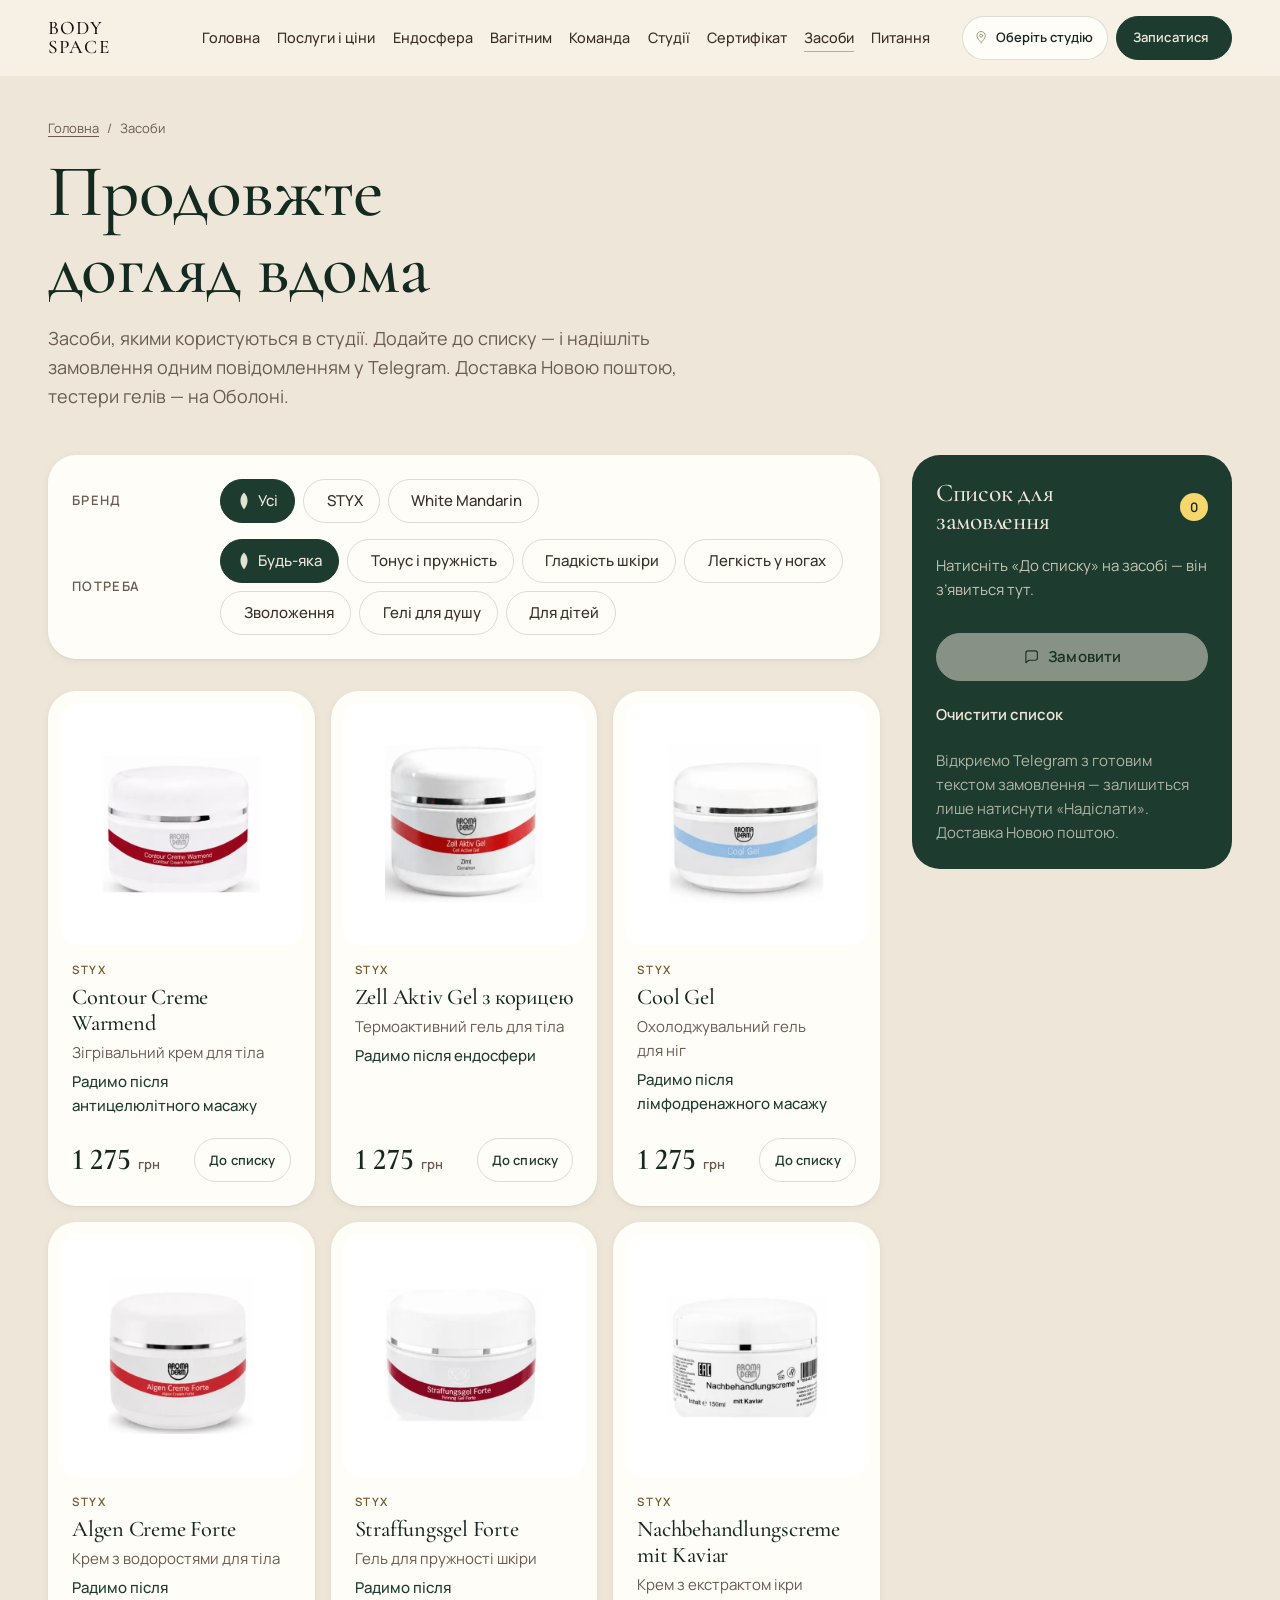
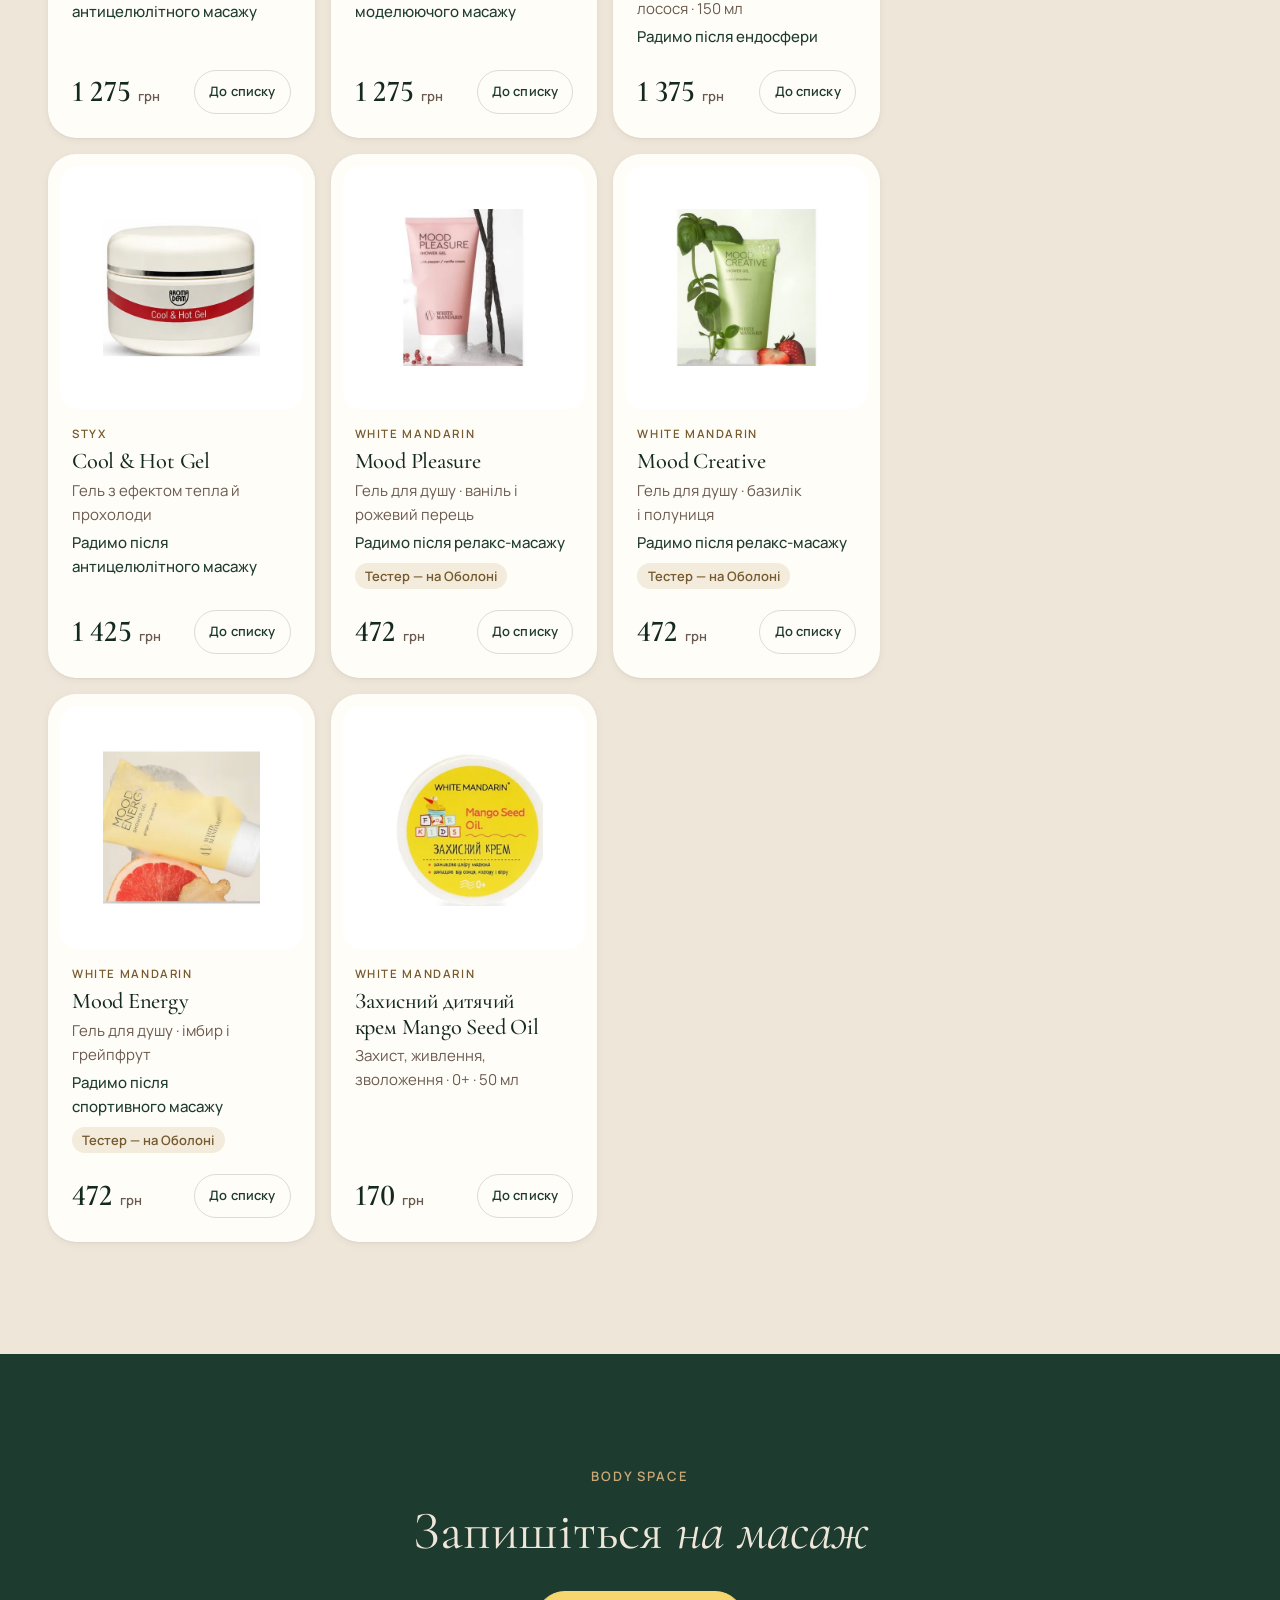
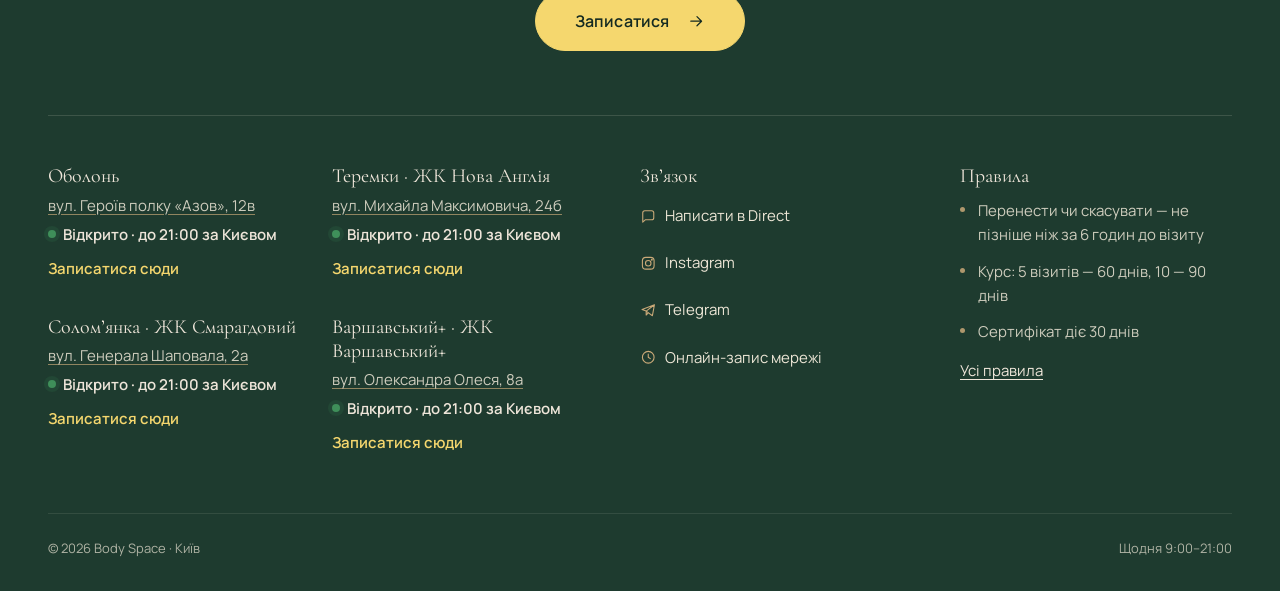
<file: zasoby.html>
<!doctype html>
<html lang="uk" class="no-js">
<head>
  <meta charset="utf-8">
  <meta name="viewport" content="width=device-width, initial-scale=1, viewport-fit=cover">
  <title>Засоби STYX і White Mandarin у Києві · Body Space</title>
  <meta name="description" content="Догляд вдома після масажу: засоби STYX і гелі White Mandarin. Тестери в студії на Оболоні, доставка Новою поштою, замовлення в Telegram.">
  <link rel="canonical" href="https://alinabeliever.github.io/body-space/zasoby.html">
  <meta name="theme-color" content="#F7F2E8">
  <meta property="og:type" content="website">
  <meta property="og:locale" content="uk_UA">
  <meta property="og:site_name" content="Body Space">
  <meta property="og:title" content="Засоби для догляду вдома — Body Space">
  <meta property="og:description" content="Догляд вдома після масажу: засоби STYX і гелі White Mandarin. Тестери в студії на Оболоні, доставка Новою поштою, замовлення в Telegram.">
  <meta property="og:url" content="https://alinabeliever.github.io/body-space/zasoby.html">
  <meta property="og:image" content="https://alinabeliever.github.io/body-space/assets/img/og-logo.jpg">
  <meta property="og:image:type" content="image/jpeg">
  <meta property="og:image:width" content="1200">
  <meta property="og:image:height" content="630">
  <meta name="twitter:image" content="https://alinabeliever.github.io/body-space/assets/img/og-logo.jpg">
  <link rel="icon" href="assets/img/favicon.svg" type="image/svg+xml">
  <link rel="icon" href="assets/img/favicon-32.png" sizes="32x32" type="image/png">
  <link rel="apple-touch-icon" href="assets/img/apple-touch-icon.png">
  <meta name="twitter:card" content="summary_large_image">
  <meta property="og:image:alt" content="Body Space: масаж біля дому">
  <link rel="preconnect" href="https://fonts.googleapis.com">
  <link rel="preconnect" href="https://fonts.gstatic.com" crossorigin>
  <link rel="preload" as="style" href="https://fonts.googleapis.com/css2?family=Cormorant+Garamond:ital,wght@0,500;0,600;1,500&family=Manrope:wght@400;500;600&display=swap">
  <link rel="stylesheet" href="https://fonts.googleapis.com/css2?family=Cormorant+Garamond:ital,wght@0,500;0,600;1,500&family=Manrope:wght@400;500;600&display=swap" media="print" onload="this.media='all'">
  <noscript><link rel="stylesheet" href="https://fonts.googleapis.com/css2?family=Cormorant+Garamond:ital,wght@0,500;0,600;1,500&family=Manrope:wght@400;500;600&display=swap"></noscript>
  <link rel="stylesheet" href="assets/css/tokens.css">
  <link rel="stylesheet" href="assets/css/base.css">
  <link rel="stylesheet" href="assets/css/components.css">
  <link rel="stylesheet" href="assets/css/pages.css">
  <script>document.documentElement.classList.replace("no-js", "js");</script>
</head>
<body data-page="zasoby">
<svg width="0" height="0" style="position:absolute" aria-hidden="true" focusable="false">
  <symbol id="i-leaf" viewBox="0 0 22 30"><path d="M11 1C3.5 8 2.6 19.5 11 29c8.4-9.5 7.5-21 0-28Z" fill="currentColor"/><path d="M11 6.5v19" stroke="#F7F2E8" stroke-width="1" stroke-linecap="round" opacity=".55"/></symbol>
  <symbol id="i-branch" viewBox="0 0 28 40"><path d="M9 39C10 28 12 17 18 4" fill="none" stroke="currentColor" stroke-width="1.4" stroke-linecap="round"/><path d="M18 4c-6 2-8.5 7.5-6.6 12.5C17.6 13.8 19.4 9 18 4Z" fill="currentColor"/><path d="M14 16c-6.3.6-9.6 5.3-8.5 10.5 5.7-1.6 8.6-5.5 8.5-10.5Z" fill="currentColor" opacity=".85"/><path d="M13.6 18.5c6 1.7 8.2 6.8 6.2 11.4-5.3-2.2-7.4-6.7-6.2-11.4Z" fill="currentColor" opacity=".7"/></symbol>
  <symbol id="i-arrow" viewBox="0 0 24 24"><path d="M5 12h14M13 6l6 6-6 6"/></symbol>
  <symbol id="i-arrow-left" viewBox="0 0 24 24"><path d="M19 12H5M11 6l-6 6 6 6"/></symbol>
  <symbol id="i-pin" viewBox="0 0 24 24"><path d="M12 21s-7-6.2-7-11.5A7 7 0 0 1 19 9.5C19 14.8 12 21 12 21Z"/><circle cx="12" cy="9.5" r="2.5"/></symbol>
  <symbol id="i-close" viewBox="0 0 24 24"><path d="M6 6l12 12M18 6 6 18"/></symbol>
  <symbol id="i-menu" viewBox="0 0 24 24"><path d="M4 8h16M4 16h16"/></symbol>
  <symbol id="i-locate" viewBox="0 0 24 24"><circle cx="12" cy="12" r="7"/><circle cx="12" cy="12" r="2"/><path d="M12 2v3M12 19v3M2 12h3M19 12h3"/></symbol>
  <symbol id="i-check" viewBox="0 0 24 24"><path d="m5 12.5 4.5 4.5L19 7.5"/></symbol>
  <symbol id="i-play" viewBox="0 0 24 24"><path d="M8 5.5v13l11-6.5z" fill="currentColor" stroke="none"/></symbol>
  <symbol id="i-pause" viewBox="0 0 24 24"><path d="M8 5v14M16 5v14" stroke-width="2.4"/></symbol>
  <symbol id="i-insta" viewBox="0 0 24 24"><rect x="3.5" y="3.5" width="17" height="17" rx="5"/><circle cx="12" cy="12" r="4"/><circle cx="17.2" cy="6.8" r=".6" fill="currentColor"/></symbol>
  <symbol id="i-telegram" viewBox="0 0 24 24"><path d="M21 4 3 11l6 2.2M21 4l-3 16-9-6.8M21 4 9 13.2V19l3.2-3.4"/></symbol>
  <symbol id="i-chat" viewBox="0 0 24 24"><path d="M4 18.5V7a3 3 0 0 1 3-3h10a3 3 0 0 1 3 3v7a3 3 0 0 1-3 3H8l-4 3.5Z"/></symbol>
  <symbol id="i-gift" viewBox="0 0 24 24"><rect x="4" y="9" width="16" height="11" rx="1.5"/><path d="M3 9h18M12 9v11M12 9S10.5 4 8 4.5 7.5 9 12 9Zm0 0s1.5-5 4-4.5S16.5 9 12 9Z"/></symbol>
  <symbol id="i-clock" viewBox="0 0 24 24"><circle cx="12" cy="12" r="8.5"/><path d="M12 7.5V12l3 2"/></symbol>
</svg>

<a class="skip-link" href="#main">Перейти до змісту</a>

<!-- 1. Шапка -->
<header class="site-header" id="top">
  <div class="container">
    <a class="logo" href="index.html" aria-label="Body Space — на головну">
      
      <span>Body<br>Space</span>
    </a>
    <nav class="nav" aria-label="Головне меню">
      <ul>
        <li><a href="index.html">Головна</a></li>
        <li><a href="poslugy.html">Послуги і ціни</a></li>
        <li><a href="endosfera.html">Ендосфера</a></li>
        <li><a href="vagitnym.html">Вагітним</a></li>
        <li><a href="komanda.html">Команда</a></li>
        <li><a href="studii.html">Студії</a></li>
        <li><a href="sertyfikat.html">Сертифікат</a></li>
        <li><a href="zasoby.html">Засоби</a></li>
        <li><a href="faq.html">Питання</a></li>
      </ul>
    </nav>
    <div class="header-actions">
      <button class="studio-pill js-studio-pill" type="button" aria-haspopup="dialog">
        <svg class="icon" aria-hidden="true"><use href="#i-pin"/></svg>
        <span class="studio-pill__label js-studio-label">Оберіть студію</span>
      </button>
      <a class="btn btn--sm header-book js-book" href="https://ig.me/m/body__space">Записатися<span class="js-book-studio"></span></a>
      <button class="menu-toggle js-menu-open" type="button" aria-label="Відкрити меню" aria-expanded="false" aria-controls="mobile-menu">
        <svg class="icon" aria-hidden="true"><use href="#i-menu"/></svg>
      </button>
    </div>
  </div>
</header>

<div class="mobile-menu" id="mobile-menu" role="dialog" aria-modal="true" aria-label="Меню" hidden>
  <div class="mobile-menu__top">
    <a class="logo" href="index.html"><span>Body<br>Space</span></a>
    <button class="close-btn js-menu-close" type="button" aria-label="Закрити меню"><svg class="icon" aria-hidden="true"><use href="#i-close"/></svg></button>
  </div>
  <ul>
    <li><a class="mobile-menu__link" href="index.html">Головна</a></li>
    <li><a class="mobile-menu__link" href="poslugy.html">Послуги і ціни</a></li>
    <li><a class="mobile-menu__link" href="endosfera.html">Ендосфера</a></li>
    <li><a class="mobile-menu__link" href="vagitnym.html">Вагітним</a></li>
    <li><a class="mobile-menu__link" href="komanda.html">Команда</a></li>
    <li><a class="mobile-menu__link" href="studii.html">Студії</a></li>
    <li><a class="mobile-menu__link" href="sertyfikat.html">Сертифікат</a></li>
    <li><a class="mobile-menu__link" href="zasoby.html">Засоби</a></li>
    <li><a class="mobile-menu__link" href="faq.html">Питання</a></li>
  </ul>
  <div class="mobile-menu__foot">
    <a class="btn js-book" href="https://ig.me/m/body__space">Записатися<span class="js-book-studio"></span></a>
    <a class="btn btn--ghost js-quiz-open" href="index.html#turbuie">Підібрати масаж</a>
    <a class="btn btn--ghost" href="https://ig.me/m/body__space" target="_blank" rel="noopener"><svg class="icon" aria-hidden="true"><use href="#i-chat"/></svg>Написати в Direct</a>
  </div>
</div>

<div class="page">

<main id="main">
  <section class="page-hero" aria-labelledby="page-title">
    <div class="container page-hero__grid">
      <div class="page-hero__text">
        <nav class="crumbs" aria-label="Ви тут"><a href="index.html">Головна</a><span aria-hidden="true">/</span><span>Засоби</span></nav>
        <h1 id="page-title">Продовжте догляд <em>вдома</em></h1>
        <p class="page-hero__lead">Засоби, якими користуються в студії. Додайте до списку — і надішліть замовлення одним повідомленням у Telegram. Доставка Новою поштою, тестери гелів — на Оболоні.</p>
        
      </div>
      
    </div>
  </section>

  <section class="section shop" aria-labelledby="shop-title">
    <div class="container shop__grid">
      <div>
        <h2 id="shop-title" class="visually-hidden">Каталог засобів</h2>
        <div class="filters js-shop-filters">
          <div class="filters__row"><span class="toggle-label">Бренд</span><div class="chips js-f-brand" role="group" aria-label="Бренд"></div></div>
          <div class="filters__row"><span class="toggle-label">Потреба</span><div class="chips js-f-need" role="group" aria-label="Потреба"></div></div>
        </div>
        <div class="product-grid js-shop-grid"></div>
      </div>
      <aside class="order-list js-order" aria-labelledby="order-title">
        <div class="order-list__inner">
          <h2 id="order-title" class="order-list__title">Список для замовлення <span class="order-list__count js-shop-count">0</span></h2>
          <ul class="order-list__items js-order-items"></ul>
          <p class="order-list__sum js-order-sum"></p>
          <button class="btn btn--block js-shop-order" type="button"><svg class="icon" aria-hidden="true"><use href="#i-chat"/></svg>Замовити</button>
          <button class="link-arrow js-order-clear" type="button">Очистити список</button>
          <p class="small muted">Відкриємо Telegram з готовим текстом замовлення — залишиться лише натиснути «Надіслати». Доставка Новою поштою.</p>
        </div>
      </aside>
    </div>
  </section>

</main>

<!-- 16. Футер -->
<footer class="site-footer on-forest">
  <div class="container">
    <div class="footer__cta">
      <p class="eyebrow"><svg aria-hidden="true"><use href="#i-leaf"/></svg>Body Space</p>
      <p class="footer__title">Запишіться <em>на масаж</em></p>
      <a class="btn btn--glow footer__book js-book" href="https://ig.me/m/body__space">Записатися<span class="js-book-studio"></span><svg class="icon" aria-hidden="true"><use href="#i-arrow"/></svg></a>
    </div>
    <div class="footer__grid">
      <address class="footer__studios js-footer-studios"><div class="footer__studio"><p class="footer__h">Оболонь</p><p>вул. Героїв полку «Азов», 12в</p></div><div class="footer__studio"><p class="footer__h">Теремки · ЖК Нова Англія</p><p>вул. Михайла Максимовича, 24б</p></div><div class="footer__studio"><p class="footer__h">Солом’янка · ЖК Смарагдовий</p><p>вул. Генерала Шаповала, 2а</p></div><div class="footer__studio"><p class="footer__h">ЖК Варшавський+</p><p>вул. Олександра Олеся, 8а</p></div></address>
      <div class="footer__col">
        <p class="footer__h">Зв’язок</p>
        <ul class="footer__links">
          <li><a href="https://ig.me/m/body__space" target="_blank" rel="noopener"><svg class="icon" aria-hidden="true"><use href="#i-chat"/></svg>Написати в Direct</a></li>
          <li><a href="https://www.instagram.com/body__space/" target="_blank" rel="noopener"><svg class="icon" aria-hidden="true"><use href="#i-insta"/></svg>Instagram</a></li>
          <li><a href="https://t.me/+OLutqxuYHAtlZDY6" target="_blank" rel="noopener"><svg class="icon" aria-hidden="true"><use href="#i-telegram"/></svg>Telegram</a></li>
          <li><a href="https://n803030.alteg.io/select-city/4/select-branch" target="_blank" rel="noopener"><svg class="icon" aria-hidden="true"><use href="#i-clock"/></svg>Онлайн-запис мережі</a></li>
        </ul>
      </div>
      <div class="footer__col">
        <p class="footer__h">Правила</p>
        <ul class="footer__rules js-footer-rules"></ul>
        <a class="footer__more" href="faq.html#pravyla">Усі правила</a>
      </div>
    </div>
    <div class="footer__bottom">
      <span>© 2026 Body Space · Київ</span>
      <span class="js-hours">Щодня 9:00–21:00</span>
    </div>
  </div>
</footer>
</div>

<!-- Мобільна смуга запису -->
<div class="book-bar js-book-bar">
  <a class="btn js-book" href="https://ig.me/m/body__space"><span>Записатися<span class="js-book-studio"></span></span><svg class="icon" aria-hidden="true"><use href="#i-arrow"/></svg></a>
</div>

<!-- Панель вибору студії -->
<div class="overlay js-overlay" hidden></div>
<div class="sheet js-studio-sheet" role="dialog" aria-modal="true" aria-labelledby="sheet-title" hidden>
  <div class="sheet__grip" aria-hidden="true"></div>
  <div class="sheet__head">
    <div>
      <h2 id="sheet-title" class="js-sheet-title">Оберіть студію</h2>
      <p class="js-sheet-sub">Запис відкриється в Altegio обраної студії.</p>
    </div>
    <button class="close-btn js-sheet-close" type="button" aria-label="Закрити"><svg class="icon" aria-hidden="true"><use href="#i-close"/></svg></button>
  </div>
  <ul class="studio-list js-studio-list"></ul>
  <div class="sheet__foot">
    <button class="geo-btn js-geo" type="button"><svg class="icon" aria-hidden="true"><use href="#i-locate"/></svg>Показати найближчу</button>
    <a class="link-arrow" href="https://ig.me/m/body__space" target="_blank" rel="noopener">Або напишіть у Direct</a>
  </div>
</div>

<!-- Квіз «Який масаж потрібен вам зараз?» (#pidbir) -->
<div class="sheet sheet--quiz js-quiz" id="pidbir" role="dialog" aria-modal="true" aria-labelledby="quiz-title" hidden>
  <div class="sheet__grip" aria-hidden="true"></div>
  <div class="sheet__head">
    <div>
      <p class="eyebrow quiz__step js-quiz-step">Крок 1 з 4</p>
      <h2 id="quiz-title" class="js-quiz-title">Який масаж потрібен вам зараз?</h2>
    </div>
    <button class="close-btn js-quiz-close" type="button" aria-label="Закрити"><svg class="icon" aria-hidden="true"><use href="#i-close"/></svg></button>
  </div>
  <div class="quiz__progress" aria-hidden="true"><span class="js-quiz-bar"></span></div>
  <div class="quiz__body js-quiz-body" aria-live="polite"></div>
</div>

<div class="toast js-toast" role="status" aria-live="polite"><svg class="icon" aria-hidden="true"><use href="#i-check"/></svg><span></span></div>

<script src="data/content.js" defer></script>
<script src="assets/js/data.js" defer></script>
<script src="assets/js/main.js" defer></script>
<script src="assets/js/shop.js" defer></script>
<script src="assets/js/quiz.js" defer></script>
</body>
</html>
</file>
<file: assets/css/tokens.css>
/* =====================================================================
   Body Space — дизайн-токени (кольори, шрифти, розміри, відступи).
   Палітра і шрифти — точно за стратегією. Жовтий --glow лише на зеленому.
   ===================================================================== */
:root {
  /* Кольори */
  --forest: #1E3B2F;        /* лісовий зелений: кнопки, футер, «вечірні» секції */
  --forest-deep: #142A21;   /* найтемніший: hover, заголовки */
  --olive: #8C9A6E;         /* оливково-шавлієвий акцент */
  --sage: #DDE3D0;          /* світла шавлія: чипи, картки */
  --cream: #EFE6DA;         /* кремовий фон */
  --beige: #E6D9C6;         /* бежевий фон секцій */
  --sand: #C9A978;          /* свічковий пісок: тонкі лінії, бейджі */
  --glow: #F5D76E;          /* світна лінія — ЛИШЕ на зеленому */
  --glow-shadow: drop-shadow(0 0 6px rgba(245, 215, 110, .6));
  --ink: #3A2E27;           /* основний текст */
  --muted: #6B5A4F;         /* другорядний текст (на бежевих і шавлієвих секціях — темніший відтінок, див. base.css) */

  /* Похідні (прозорості тих самих кольорів) */
  --forest-08: rgba(30, 59, 47, .08);
  --forest-16: rgba(30, 59, 47, .16);
  --cream-70: rgba(247, 242, 232, .72);
  --cream-on-forest: #EDE6D6; /* текст на зеленому */
  --sand-ink: #765A2E;        /* пісок для тексту: AA на кремовому, бежевому і шавлієвому */
  --olive-ink: #6F7D52;       /* олива для великих цифр (≥24px, AA для великого тексту) */
  --white: #FFFDF8;

  /* Шрифти */
  --font-serif: "Cormorant Garamond", "Lora", Georgia, serif;
  --font-sans: "Manrope", "Onest", system-ui, -apple-system, "Segoe UI", sans-serif;

  /* Типографічна шкала (mobile-first, плавно росте до 1440) */
  --fs-xs: .8125rem;                               /* 13 */
  --fs-sm: .9375rem;                               /* 15 */
  --fs-base: 1rem;                                 /* 16 */
  --fs-md: 1.125rem;                               /* 18 */
  --fs-lg: clamp(1.25rem, 1.1rem + .6vw, 1.5rem);  /* 20–24 */
  --fs-h3: clamp(1.5rem, 1.25rem + 1vw, 2rem);     /* 24–32 */
  --fs-h2: clamp(2.125rem, 1.6rem + 2.2vw, 3.5rem); /* 34–56 */
  --fs-h1: clamp(2.75rem, 1.9rem + 4vw, 5.75rem);  /* 44–92 */
  --fs-num: clamp(3rem, 2.2rem + 3.4vw, 5rem);     /* великі цифри цін */

  --lh-tight: 1.04;
  --lh-head: 1.12;
  --lh-body: 1.6;

  /* Відступи (крок 4px) */
  --s-1: .25rem; --s-2: .5rem; --s-3: .75rem; --s-4: 1rem; --s-5: 1.5rem;
  --s-6: 2rem; --s-7: 3rem; --s-8: 4rem; --s-9: 6rem; --s-10: 8rem;
  --section-y: clamp(4rem, 3rem + 5vw, 8.5rem);
  --gutter: 16px;
  --container: 1240px;

  /* Радіуси */
  --r-sm: 10px; --r-md: 18px; --r-lg: 28px; --r-pill: 999px;
  --r-arch: 999px 999px 24px 24px; /* арка — як дзеркало в студії */

  /* Тіні — м'які, теплі */
  --shadow-sm: 0 1px 2px rgba(20, 42, 33, .06), 0 2px 8px rgba(20, 42, 33, .05);
  --shadow-md: 0 8px 28px rgba(20, 42, 33, .10);
  --shadow-lg: 0 24px 60px rgba(20, 42, 33, .18);

  /* Анімації */
  --ease: cubic-bezier(.22, .61, .36, 1);
  --t-fast: 200ms;
  --t-mid: 400ms;
  --t-reveal: 600ms;

  /* Висоти */
  --header-h: 64px;
  --bar-h: 64px; /* мобільна смуга «Записатися →» */

  color-scheme: light;
}

@media (min-width: 768px) {
  :root { --gutter: 32px; --header-h: 76px; }
}
@media (min-width: 1200px) {
  :root { --gutter: 48px; }
}

@media (prefers-reduced-motion: reduce) {
  :root { --t-fast: 0ms; --t-mid: 0ms; --t-reveal: 0ms; }
}
</file>
<file: assets/css/base.css>
/* =====================================================================
   Base — скидання стилів, типографіка, сітка, утиліти.
   ===================================================================== */
*, *::before, *::after { box-sizing: border-box; }
[hidden] { display: none !important; } /* атрибут hidden завжди ховає, навіть якщо є display у стилях */

html {
  -webkit-text-size-adjust: 100%;
  text-size-adjust: 100%;
  scroll-behavior: smooth;
  scroll-padding-top: calc(var(--header-h) + 12px);
}
@media (prefers-reduced-motion: reduce) { html { scroll-behavior: auto; } }

body {
  margin: 0;
  min-height: 100vh;
  min-height: 100dvh;
  background: var(--cream);
  color: var(--ink);
  font-family: var(--font-sans);
  font-size: var(--fs-base);
  line-height: var(--lh-body);
  font-weight: 400;
  -webkit-font-smoothing: antialiased;
  text-rendering: optimizeLegibility;
  font-variant-numeric: lining-nums; /* рівні цифри в цінах на всіх сторінках */
}
/* Мобільна смуга запису ховається над футером, а футер має запас знизу — тож вона нічого не перекриває */

img, video, svg { display: block; max-width: 100%; height: auto; }
img { font-style: italic; background-color: var(--beige); } /* поки фото вантажиться */
img.no-bg, .no-bg img { background: none; }

a { color: inherit; text-decoration-thickness: 1px; text-underline-offset: .2em; }
button, input, select, textarea { font: inherit; color: inherit; }
button { cursor: pointer; }

h1, h2, h3, h4 {
  font-family: var(--font-serif);
  font-weight: 500;
  line-height: var(--lh-head);
  letter-spacing: -.01em;
  margin: 0;
  color: var(--forest-deep);
  text-wrap: balance;
  overflow-wrap: break-word; /* довге слово ніколи не виштовхує заголовок за межі екрана */
  hyphens: manual;
}
h1 { font-size: var(--fs-h1); line-height: var(--lh-tight); }
h2 { font-size: var(--fs-h2); }
h3 { font-size: var(--fs-h3); }
/* Курсивний акцент — лише в заголовку героя на головній; в усіх інших заголовках em звичайним накресленням */
em { font-style: normal; font-weight: inherit; }
.hero h1 em { font-style: italic; }
p { margin: 0; text-wrap: pretty; }

/* Видимий фокус для клавіатури */
:focus-visible {
  outline: 2px solid var(--forest);
  outline-offset: 3px;
  border-radius: 6px;
}
.on-forest :focus-visible { outline-color: var(--glow); }

::selection { background: var(--sage); color: var(--forest-deep); }

/* Контейнер і секції */
.container {
  width: 100%;
  max-width: calc(var(--container) + var(--gutter) * 2);
  margin-inline: auto;
  padding-inline: max(var(--gutter), env(safe-area-inset-left)) max(var(--gutter), env(safe-area-inset-right));
}
.section { position: relative; padding-block: var(--section-y); }
.section > .container { position: relative; z-index: 2; } /* над світною лінією */
.section--beige { background: var(--beige); }
.section--sage { background: var(--sage); }
.on-forest {
  background: var(--forest);
  color: var(--cream-on-forest);
}
.on-forest h1, .on-forest h2, .on-forest h3 { color: var(--cream); }

/* Заголовок секції */
.eyebrow {
  display: inline-flex;
  align-items: center;
  gap: .5em;
  font-size: var(--fs-xs);
  font-weight: 600;
  letter-spacing: .14em;
  text-transform: uppercase;
  color: var(--sand-ink);
  margin-bottom: var(--s-4);
}
.on-forest .eyebrow { color: var(--sand); }
/* Надзаголовок — рідко: у герої, шапках внутрішніх сторінок і на зелених секціях. Листочка немає. */
.eyebrow { display: none; }
.hero .eyebrow, .page-hero .eyebrow, .on-forest .eyebrow, .quiz__step { display: inline-flex; }
.eyebrow svg { display: none; }
.section--beige, .section--sage, .card--beige, .card--sage { --muted: #4E5A50; }
.section-head { max-width: 720px; margin-bottom: clamp(2rem, 1.5rem + 2vw, 3.5rem); }
.section-head p { margin-top: var(--s-4); color: var(--muted); font-size: var(--fs-md); }
.on-forest .section-head p { color: var(--cream-on-forest); opacity: .85; }
.section-head--split { display: flex; flex-wrap: wrap; align-items: end; justify-content: space-between; gap: var(--s-5); max-width: none; }
.section-head--split > div { max-width: 640px; }

.lead { font-size: var(--fs-md); color: var(--muted); }
.muted { color: var(--muted); }
.small { font-size: var(--fs-sm); }

/* Доступність */
.visually-hidden {
  position: absolute !important; width: 1px; height: 1px; padding: 0; margin: -1px;
  overflow: hidden; clip: rect(0 0 0 0); white-space: nowrap; border: 0;
}
.skip-link {
  position: absolute; left: 12px; top: -60px; z-index: 200;
  background: var(--forest); color: var(--cream); padding: 10px 16px; border-radius: var(--r-sm);
  text-decoration: none; font-weight: 600;
}
.skip-link:focus { top: 12px; }

/* Поява блоків: fade-up 600 мс */
.reveal { opacity: 0; transform: translateY(24px); transition: opacity var(--t-reveal) var(--ease), transform var(--t-reveal) var(--ease); }
.reveal.is-in { opacity: 1; transform: none; }
.no-js .reveal { opacity: 1; transform: none; }
@media (prefers-reduced-motion: reduce) { .reveal { opacity: 1; transform: none; transition: none; } }
</file>
<file: assets/css/components.css>
/* =====================================================================
   Компоненти: шапка, кнопки, перемикачі, чипи, картки, панель студій,
   модальне вікно, тост, акордеон, плейсхолдер фото.
   ===================================================================== */

/* ---------- Іконки ---------- */
.icon { width: 1.1em; height: 1.1em; flex: none; fill: none; stroke: currentColor; stroke-width: 1.6; stroke-linecap: round; stroke-linejoin: round; }
.leaf { color: var(--olive); }

/* ---------- Кнопки ---------- */
.btn {
  --btn-bg: var(--forest); --btn-fg: var(--cream); --btn-bd: var(--forest);
  position: relative;
  display: inline-flex; align-items: center; justify-content: center; gap: .55em;
  min-height: 48px; padding: .8em 1.5em;
  border: 1px solid var(--btn-bd); border-radius: var(--r-pill);
  background: var(--btn-bg); color: var(--btn-fg);
  font-weight: 600; font-size: var(--fs-sm); letter-spacing: .01em; line-height: 1.2;
  text-decoration: none; text-align: center; max-width: 100%;
  transition: background var(--t-fast) var(--ease), color var(--t-fast) var(--ease), border-color var(--t-fast) var(--ease), transform var(--t-fast) var(--ease);
}
.btn:hover { --btn-bg: var(--forest-deep); }
.btn:active { transform: translateY(1px); }
.btn .icon { width: 1.15em; height: 1.15em; }
.btn--ghost { --btn-bg: transparent; --btn-fg: var(--forest); --btn-bd: var(--forest-16); }
.btn--ghost:hover { --btn-bg: var(--forest-08); --btn-bd: var(--forest); }
.btn--cream { --btn-bg: var(--cream); --btn-fg: var(--forest-deep); --btn-bd: var(--cream); }
.btn--cream:hover { --btn-bg: var(--white); }
.btn--glow { --btn-bg: var(--glow); --btn-fg: var(--forest-deep); --btn-bd: var(--glow); }
.btn--glow:hover { --btn-bg: #F8E08A; }
.on-forest .btn--ghost { --btn-fg: var(--cream); --btn-bd: rgba(237, 230, 214, .35); }
.on-forest .btn--ghost:hover { --btn-bg: rgba(237, 230, 214, .08); --btn-bd: var(--cream); }
.btn--sm { min-height: 44px; padding: .55em 1.1em; font-size: var(--fs-xs); }
.btn--block { width: 100%; white-space: normal; text-align: center; }

.link-arrow {
  background: none; border: 0; padding: 0; cursor: pointer; font-family: inherit; text-align: left;
  display: inline-flex; align-items: center; gap: .4em; min-height: 44px;
  font-weight: 600; font-size: var(--fs-sm); color: var(--forest); text-decoration: none;
}
.link-arrow .icon { transition: transform var(--t-fast) var(--ease); }
.link-arrow:hover .icon { transform: translateX(4px); }
.on-forest .link-arrow { color: var(--cream); }

/* «змінити» біля кнопки, коли студію вже обрано */
.book-change {
  display: none; min-height: 44px; padding: 0 .4em; border: 0; background: none;
  font-size: var(--fs-xs); color: var(--muted); text-decoration: underline; text-underline-offset: .25em;
}
.has-studio .book-change { display: inline-flex; align-items: center; }
.on-forest .book-change { color: var(--cream-on-forest); }

/* ---------- Шапка ---------- */
.site-header {
  position: sticky; top: 0; z-index: 50;
  height: var(--header-h);
  background: rgba(247, 242, 232, .97);
  border-bottom: 1px solid transparent;
  transition: border-color var(--t-fast) var(--ease), background var(--t-fast) var(--ease);
}
@supports ((-webkit-backdrop-filter: blur(1px)) or (backdrop-filter: blur(1px))) {
  .site-header { background: rgba(247, 242, 232, .82); -webkit-backdrop-filter: saturate(1.4) blur(14px); backdrop-filter: saturate(1.4) blur(14px); }
}
.site-header.is-scrolled { border-bottom-color: var(--forest-08); }

/* Над світлим hero шапка прозора, без смуги */
body:has(.hero) .site-header:not(.is-scrolled) { background: transparent; -webkit-backdrop-filter: none; backdrop-filter: none; }
.site-header .container { height: 100%; display: flex; align-items: center; gap: var(--s-4); }

.logo { min-height: 44px; display: inline-flex; align-items: center; gap: .55rem; text-decoration: none; color: var(--forest-deep); flex: none; }
.logo svg { width: 22px; height: 30px; color: var(--forest); }
.logo__mark { width: 21px; height: 52px; object-fit: contain; mix-blend-mode: multiply; flex: none; }
.logo span { font-family: var(--font-serif); font-weight: 500; font-size: 1.05rem; line-height: .95; letter-spacing: .06em; text-transform: uppercase; color: #15130f; }
@media (min-width: 768px) { .logo span { font-size: 1.2rem; } }

.nav { display: none; }
.nav ul { list-style: none; margin: 0; padding: 0; display: flex; gap: clamp(.85rem, -.2rem + 1.6vw, 1.7rem); }
.nav a { font-size: clamp(.8125rem, .5rem + .5vw, .9375rem); font-weight: 500; text-decoration: none; color: var(--ink); padding: .5rem 0; position: relative; }
.nav a::after { content: ""; position: absolute; left: 0; right: 100%; bottom: .2rem; height: 1px; background: var(--sand); transition: right var(--t-fast) var(--ease); }
.nav a:hover::after, .nav a[aria-current="page"]::after { right: 0; }
@media (min-width: 1200px) { .nav { display: block; margin-left: auto; } }

.header-actions { display: flex; align-items: center; gap: var(--s-2); margin-left: auto; }
@media (min-width: 1200px) { .header-actions { margin-left: var(--s-4); } }
.header-book { display: none; }
@media (min-width: 768px) { .header-book { display: inline-flex; } }

/* Кошик у шапці */
.cart-btn { position: relative; display: inline-grid; place-items: center; width: 44px; height: 44px; border: 1px solid var(--forest-16); border-radius: 50%; background: var(--white); color: var(--forest-deep); transition: border-color var(--t-fast) var(--ease); }
.cart-btn[hidden] { display: none; }
.cart-btn:hover { border-color: var(--forest); }
.cart-btn .icon { width: 22px; height: 22px; fill: none; stroke: currentColor; stroke-width: 1.6; stroke-linecap: round; stroke-linejoin: round; }
.cart-btn__n { position: absolute; top: -4px; right: -4px; min-width: 20px; height: 20px; padding: 0 5px; border-radius: 10px; background: var(--forest-deep); color: var(--cream, #F7F2E8); font-size: 11px; font-weight: 600; line-height: 20px; text-align: center; }

/* Коли студію вже обрано (десктоп): пігулка стає круглою іконкою, бо назву студії вже показує кнопка «Записатися».
   Текст лишається для скрінрідерів; клік, як і раніше, відкриває вибір студії. */
@media (min-width: 768px) {
  .has-studio .studio-pill { width: 44px; padding: 0; justify-content: center; }
  .has-studio .studio-pill__label { position: absolute; width: 1px; height: 1px; overflow: hidden; clip: rect(0 0 0 0); white-space: nowrap; }
  .has-studio .studio-pill .icon { width: 1.25em; height: 1.25em; }
}
.header-book, .nav a, .js-book-studio { white-space: nowrap; }
.header-book { font-size: .8125rem; padding-inline: 1.2em; }

/* Пігулка «Оберіть студію» */
.studio-pill {
  display: inline-flex; align-items: center; gap: .45rem;
  min-height: 44px; max-width: 46vw; padding: .4rem .9rem .4rem .7rem;
  border: 1px solid var(--forest-16); border-radius: var(--r-pill);
  background: var(--white); color: var(--forest-deep);
  font-size: var(--fs-xs); font-weight: 600; white-space: nowrap;
  transition: border-color var(--t-fast) var(--ease);
}
.studio-pill:hover { border-color: var(--forest); }
.studio-pill .icon { color: var(--olive); }
.studio-pill__label { overflow: hidden; text-overflow: ellipsis; }

.menu-toggle {
  display: inline-flex; align-items: center; justify-content: center;
  width: 44px; height: 44px; border: 0; border-radius: 50%; background: transparent; color: var(--forest-deep);
}
.menu-toggle .icon { width: 24px; height: 24px; }
@media (min-width: 1200px) { .menu-toggle { display: none; } }

/* Мобільне меню (вікно на весь екран) */
.mobile-menu { position: fixed; inset: 0; z-index: 110; background: var(--cream); display: flex; flex-direction: column; padding: var(--s-4) var(--gutter) calc(var(--s-6) + env(safe-area-inset-bottom)); overflow-y: auto; }
.mobile-menu[hidden] { display: none; }
.mobile-menu__top { display: flex; align-items: center; justify-content: space-between; height: 48px; }
.mobile-menu ul { list-style: none; padding: 0; margin: var(--s-6) 0; display: grid; gap: .1rem; }
.mobile-menu a.mobile-menu__link { display: block; font-family: var(--font-serif); font-size: 2rem; line-height: 1.3; color: var(--forest-deep); text-decoration: none; padding: .25rem 0; }
.mobile-menu__foot { margin-top: auto; display: grid; gap: var(--s-3); }

/* ---------- Мобільна смуга «Записатися →» ---------- */
.book-bar {
  position: fixed; left: 0; right: 0; bottom: 0; z-index: 45;
  padding: 8px max(var(--gutter), env(safe-area-inset-right)) calc(8px + env(safe-area-inset-bottom)) max(var(--gutter), env(safe-area-inset-left));
  background: rgba(247, 242, 232, .97); border-top: 1px solid var(--forest-08);
  transition: transform var(--t-mid) var(--ease);
}
@supports ((-webkit-backdrop-filter: blur(1px)) or (backdrop-filter: blur(1px))) {
  .book-bar { background: rgba(247, 242, 232, .84); -webkit-backdrop-filter: blur(14px); backdrop-filter: blur(14px); }
}
.book-bar .btn { width: 100%; justify-content: space-between; padding-inline: 1.4rem; }
.book-bar.is-hidden { transform: translateY(110%); visibility: hidden; transition: transform var(--t-mid) var(--ease), visibility 0s linear var(--t-mid); }
@media (min-width: 768px) { .book-bar { display: none; } }

/* ---------- Перемикачі (aria-pressed) ---------- */
.toggle {
  display: inline-flex; padding: 4px; gap: 2px;
  border-radius: var(--r-pill); background: var(--forest-08);
}
.toggle button {
  min-height: 44px; padding: .45rem 1.05rem; border: 0; border-radius: var(--r-pill);
  background: transparent; color: var(--muted); font-weight: 600; font-size: var(--fs-sm);
  transition: background var(--t-fast) var(--ease), color var(--t-fast) var(--ease), box-shadow var(--t-fast) var(--ease);
}
.toggle button[aria-pressed="true"] { background: var(--white); color: var(--forest-deep); box-shadow: var(--shadow-sm); }
.on-forest .toggle { background: rgba(237, 230, 214, .1); }
.on-forest .toggle button { color: var(--cream-on-forest); }
.on-forest .toggle button[aria-pressed="true"] { background: var(--cream); color: var(--forest-deep); }
.toggle-group { display: flex; flex-wrap: wrap; align-items: center; gap: var(--s-3) var(--s-5); }
.toggle-label { font-size: var(--fs-xs); font-weight: 600; letter-spacing: .1em; text-transform: uppercase; color: var(--muted); }
.on-forest .toggle-label { color: var(--sand); }

/* ---------- Чипи ---------- */
.chips { display: flex; flex-wrap: wrap; gap: var(--s-2); }
.chip {
  display: inline-flex; align-items: center; gap: .45em;
  min-height: 44px; padding: .5rem 1rem;
  border: 1px solid var(--forest-16); border-radius: var(--r-pill);
  background: transparent; color: var(--ink); font-size: var(--fs-sm); font-weight: 500; text-align: left; line-height: 1.3;
  transition: background var(--t-fast) var(--ease), border-color var(--t-fast) var(--ease), color var(--t-fast) var(--ease);
}
.chip:hover { border-color: var(--forest); }
.chip[aria-pressed="true"], .chip[aria-checked="true"] { background: var(--forest); border-color: var(--forest); color: var(--cream); }
.chip .leaf-mark { width: 0; height: 18px; flex: none; opacity: 0; transition: width var(--t-fast) var(--ease), opacity var(--t-fast) var(--ease); }
.chip[aria-pressed="true"] .leaf-mark, .chip[aria-checked="true"] .leaf-mark { width: 14px; opacity: 1; color: var(--sage); }
.tag {
  display: inline-flex; align-items: center; min-height: 26px; padding: .15rem .65rem;
  border-radius: var(--r-pill); background: var(--sage); color: var(--forest-deep);
  font-size: var(--fs-xs); font-weight: 600;
}
.tag--sand { background: rgba(201, 169, 120, .22); color: var(--sand-ink); }
.on-forest .tag { background: rgba(237, 230, 214, .12); color: var(--cream); }

/* ---------- Пігулки рейтингу і статусу ---------- */
.rating-pill {
  display: inline-flex; align-items: center; gap: .5rem;
  padding: .45rem .9rem .45rem .55rem; border-radius: var(--r-pill);
  background: var(--white); box-shadow: var(--shadow-sm);
  font-size: var(--fs-xs); font-weight: 600; color: var(--forest-deep); text-decoration: none;
}

.status { display: inline-flex; align-items: center; gap: .45rem; font-size: var(--fs-xs); font-weight: 600; color: var(--forest); }
.status::before { content: ""; width: 8px; height: 8px; border-radius: 50%; background: #3F8F5A; box-shadow: 0 0 0 4px rgba(63, 143, 90, .15); }
.status.is-closed { color: var(--muted); }
.status.is-closed::before { background: var(--sand); box-shadow: 0 0 0 4px rgba(201, 169, 120, .2); }

/* ---------- Плейсхолдер фото «Фото від студії» ---------- */
.ph {
  position: relative; display: grid; place-items: center; align-content: center; gap: .6rem;
  width: 100%; height: 100%; min-height: 120px;
  background: var(--beige);
  color: var(--olive); text-align: center;
}
.ph svg { width: 34px; height: 46px; opacity: .8; }
.ph span { font-size: .75rem; font-weight: 600; letter-spacing: .14em; text-transform: uppercase; color: var(--sand-ink); }

/* ---------- Рамки фото ---------- */
.frame-arch { border-radius: var(--r-arch); overflow: hidden; }
.frame-circle { border-radius: 50%; overflow: hidden; aspect-ratio: 1; }
.frame-arch img, .frame-circle img, .frame-arch .ph, .frame-circle .ph { width: 100%; height: 100%; object-fit: cover; }

/* ---------- Картки ---------- */
.card {
  position: relative; border-radius: var(--r-lg); background: var(--white);
  box-shadow: var(--shadow-sm); overflow: hidden;
}

/* ---------- Нижня панель / модальне вікно ---------- */
.overlay {
  position: fixed; inset: 0; z-index: 100;
  background: rgba(20, 42, 33, .45);
  opacity: 0; transition: opacity var(--t-mid) var(--ease);
}
.overlay.is-open { opacity: 1; }
.sheet {
  position: fixed; z-index: 101; left: 0; right: 0; bottom: 0;
  max-height: 88vh; max-height: 88dvh; overflow-y: auto; overscroll-behavior: contain;
  background: var(--cream); border-radius: var(--r-lg) var(--r-lg) 0 0;
  padding: var(--s-3) var(--gutter) calc(var(--s-6) + env(safe-area-inset-bottom));
  box-shadow: var(--shadow-lg);
  transform: translateY(100%); transition: transform var(--t-mid) var(--ease);
}
.sheet.is-open { transform: none; }
.sheet[hidden], .overlay[hidden] { display: none; }
.sheet__grip { width: 44px; height: 4px; border-radius: 4px; background: var(--forest-16); margin: 0 auto var(--s-4); }
.sheet__head { display: flex; align-items: start; justify-content: space-between; gap: var(--s-4); margin-bottom: var(--s-4); }
.sheet__head h2 { font-size: var(--fs-h3); }
.sheet__head p { color: var(--muted); font-size: var(--fs-sm); margin-top: .3rem; }
@media (min-width: 768px) {
  .sheet { left: 50%; right: auto; bottom: auto; top: 50%; width: min(640px, 92vw); max-height: 86vh; border-radius: var(--r-lg);
    padding: var(--s-6); transform: translate(-50%, -46%); opacity: 0; transition: transform var(--t-mid) var(--ease), opacity var(--t-mid) var(--ease); }
  .sheet.is-open { transform: translate(-50%, -50%); opacity: 1; }
  .sheet__grip { display: none; }
}
.close-btn {
  flex: none; display: inline-flex; align-items: center; justify-content: center;
  width: 44px; height: 44px; border-radius: 50%; border: 1px solid var(--forest-16); background: var(--white); color: var(--forest-deep);
}
.close-btn:hover { border-color: var(--forest); }

/* Список студій у панелі */
.studio-list { list-style: none; padding: 0; margin: 0; display: grid; gap: var(--s-3); }
.studio-option {
  display: grid; grid-template-columns: 1fr auto; align-items: center; gap: .2rem var(--s-4);
  width: 100%; padding: var(--s-4) var(--s-5); border: 1px solid var(--forest-08); border-radius: var(--r-md);
  background: var(--white); text-align: left; text-decoration: none; color: inherit;
  transition: border-color var(--t-fast) var(--ease), transform var(--t-fast) var(--ease);
}
.studio-option:hover { border-color: var(--forest); }
.studio-option.is-current { border-color: var(--forest); box-shadow: inset 0 0 0 1px var(--forest); }
.studio-option__name { font-family: var(--font-serif); font-size: 1.45rem; line-height: 1.15; color: var(--forest-deep); }
.studio-option__name small { font-family: var(--font-sans); font-size: var(--fs-xs); font-weight: 600; color: var(--muted); letter-spacing: .02em; }
.studio-option__addr { grid-column: 1; font-size: var(--fs-sm); color: var(--muted); }
.studio-option__meta { grid-column: 1; display: flex; flex-wrap: wrap; gap: .3rem .9rem; margin-top: .25rem; }
.studio-option__go { grid-column: 2; grid-row: 1 / span 3; width: 44px; height: 44px; border-radius: 50%; display: grid; place-items: center; background: var(--forest); color: var(--cream); }
.studio-option__dist { font-size: var(--fs-xs); font-weight: 600; color: var(--sand-ink); }
.sheet__foot { margin-top: var(--s-5); display: flex; flex-wrap: wrap; gap: var(--s-2) var(--s-4); align-items: center; justify-content: space-between; font-size: var(--fs-sm); color: var(--muted); }
.geo-btn { display: inline-flex; align-items: center; gap: .4rem; min-height: 44px; border: 0; background: none; color: var(--forest); font-weight: 600; font-size: var(--fs-sm); padding: 0; }

/* ---------- Тост ---------- */
.toast {
  position: fixed; z-index: 120; left: 50%; bottom: calc(var(--bar-h) + 20px + env(safe-area-inset-bottom));
  transform: translate(-50%, 20px); opacity: 0; pointer-events: none;
  max-width: min(92vw, 460px); padding: .9rem 1.2rem; border-radius: var(--r-md);
  background: var(--forest-deep); color: var(--cream); font-size: var(--fs-sm); box-shadow: var(--shadow-lg);
  display: flex; gap: .6rem; align-items: center;
  transition: opacity var(--t-mid) var(--ease), transform var(--t-mid) var(--ease);
}
.toast.is-on { opacity: 1; transform: translate(-50%, 0); }
.toast .icon { color: var(--glow); }
@media (min-width: 768px) { .toast { bottom: 32px; } }

/* ---------- Акордеон на <details> ---------- */
.accordion { border-top: 1px solid var(--forest-16); }
.accordion details { border-bottom: 1px solid var(--forest-16); }
.accordion summary {
  list-style: none; cursor: pointer; display: flex; align-items: center; gap: var(--s-4);
  min-height: 64px; padding: var(--s-4) 0; font-family: var(--font-serif); font-size: var(--fs-lg); color: var(--forest-deep); line-height: 1.25;
}
.accordion summary::-webkit-details-marker { display: none; }
.accordion summary::after {
  content: ""; flex: none; margin-left: auto; width: 32px; height: 32px; border-radius: 50%;
  border: 1px solid var(--forest-16);
  background:
    linear-gradient(var(--forest), var(--forest)) center / 12px 1.5px no-repeat,
    linear-gradient(var(--forest), var(--forest)) center / 1.5px 12px no-repeat;
  transition: transform var(--t-fast) var(--ease), background-size var(--t-fast) var(--ease);
}
.accordion details[open] summary::after { transform: rotate(180deg); background-size: 12px 1.5px, 1.5px 0; }
.accordion .acc-body { padding: 0 0 var(--s-5); color: var(--muted); max-width: 68ch; }
.accordion .acc-body p + p { margin-top: .6em; }
.acc-thumb { flex: none; width: 52px; height: 52px; border-radius: 50%; overflow: hidden; }
.acc-thumb img, .acc-thumb .ph { width: 100%; height: 100%; object-fit: cover; min-height: 0; }
.acc-thumb .ph svg { width: 16px; height: 22px; }

/* ---------- Анімоване число ---------- */
.num { font-variant-numeric: tabular-nums lining-nums; }

/* ---------- Розділювач-листок ---------- */
</file>
<file: assets/css/pages.css>
/* =====================================================================
   Сторінки: головна та спільні блоки (герой, «Що вас турбує?», студії,
   факти, перший візит, прайс, ендосфера, вагітним, майстрині, історії,
   відгуки, сертифікат, засоби, FAQ, футер, світна лінія).
   ===================================================================== */

/* ---------- Герой ----------
   Світла тепла основа, лампове світло в куті, зерно, відео в скругленій рамці, золота нитка.
   Лише заголовок, одне речення й кнопка. Усі рухи повільні (1,6–2,6 с). */
.hero { position: relative; overflow-x: clip; padding: 0; }
.hero::before { /* світло ротангового абажура в одному куті */
  content: ""; position: absolute; z-index: 0; top: -12%; left: -8%; width: 70%; height: 90%; pointer-events: none;
  background: radial-gradient(closest-side, rgba(255, 207, 140, .38), rgba(255, 207, 140, .12) 55%, transparent 100%);
}
.hero::after { /* легке зерно */
  content: ""; position: absolute; inset: 0; z-index: 0; pointer-events: none; opacity: .07; mix-blend-mode: multiply;
  background-image: url("data:image/svg+xml,%3Csvg xmlns='http://www.w3.org/2000/svg' width='160' height='160'%3E%3Cfilter id='n'%3E%3CfeTurbulence type='fractalNoise' baseFrequency='.8' numOctaves='2' stitchTiles='stitch'/%3E%3CfeColorMatrix values='0 0 0 0 .23 0 0 0 0 .18 0 0 0 0 .15 0 0 0 .55 0'/%3E%3C/filter%3E%3Crect width='100%25' height='100%25' filter='url(%23n)'/%3E%3C/svg%3E");
}
.hero__stage {
  position: relative; z-index: 1; display: flex; align-items: center;
  min-height: clamp(32rem, calc(100svh - var(--header-h) - 7rem), 50rem);
  padding-top: var(--s-6); padding-bottom: 0;
  color: var(--ink);
}

/* Золота нитка: тонка, колір шампанського, ледь помітний ореол. Малюється один раз */
.hero { overflow-x: clip; }
.hero__line { position: absolute; top: 0; bottom: 0; left: calc(50% - 50vw); z-index: 0; width: 100vw; height: 100%; pointer-events: none; overflow: visible; }
.hero__line path { fill: none; stroke: #d4b886; stroke-width: 1; stroke-linecap: butt; opacity: .7; vector-effect: non-scaling-stroke; }
@media (max-width: 899px) { .hero__line { display: none; } } /* на телефоні нитка перетинає текст */

.hero__inner { position: relative; z-index: 2; width: 100%; display: grid; gap: var(--s-6); align-items: stretch; }
.hero__text { align-self: center; max-width: 34rem; }
.hero h1 { max-width: none; color: var(--ink); font-size: clamp(2.5rem, 1.2rem + 4.4vw, 5.25rem); line-height: 1; letter-spacing: -.02em; }
.hero h1 em { font-style: italic; color: inherit; }
.hero__lead { margin-top: clamp(1.25rem, 1rem + 1vw, 2rem); font-size: var(--fs-md); color: var(--muted); max-width: 28rem; }
.hero__actions { display: flex; flex-wrap: wrap; align-items: center; gap: var(--s-3) var(--s-6); margin-top: clamp(2.5rem, 2rem + 2vw, 4rem); }
.hero__quiz { color: var(--ink); border-bottom: 1px solid var(--sand); min-height: 0; padding-bottom: .3em; }
.btn--lg { min-height: 56px; padding: .9em 2em; letter-spacing: .04em; }

/* Відео: світла скруглена рамка без затемнення */
.hero__media { position: relative; overflow: hidden; border-radius: 28px; min-height: 22rem; background: var(--beige); box-shadow: 0 30px 60px -30px rgba(58, 46, 39, .35); }
.hero__breath { position: absolute; inset: 0; }
.hero__clip { position: absolute; inset: 0; width: 100%; height: 100%; object-fit: cover; opacity: 0; transition: opacity 1800ms var(--ease); }
.hero__clip.is-active { opacity: 1; }

.hero .quickbook { margin-top: var(--section-y); margin-bottom: 0; } /* відступ над формою = відступ секції під нею */

/* Тихий перемикач відео під кадром */
.hero__side { display: grid; gap: var(--s-3); align-self: end; justify-self: end; width: 100%; }
.hero__caption { margin: 0; font-size: .75rem; font-weight: 600; letter-spacing: .14em; text-transform: uppercase; color: var(--muted); }

@media (min-width: 900px) {
  .hero__inner { grid-template-columns: 1fr minmax(0, clamp(20rem, 30vw, 28rem)); gap: clamp(3rem, 2rem + 4vw, 6rem); align-items: end; }
  .hero__media { min-height: 0; aspect-ratio: 4 / 5; width: 100%; }
}
@media (max-width: 767px) {
  .hero__actions .btn { width: 100%; justify-content: center; }
  .hero__quiz { margin-inline: auto; }
  .hero h1 { font-size: clamp(2.4rem, 11vw, 3.2rem); }
  .hero__media { min-height: 18rem; border-radius: 22px; }
}

/* Поява героя: повільно, як подих */
@keyframes hero-rise { from { opacity: 0; transform: translateY(14px); } to { opacity: 1; transform: none; } }
@keyframes hero-fade { from { opacity: 0; } to { opacity: 1; } }
@keyframes hero-draw { from { stroke-dashoffset: 1; } to { stroke-dashoffset: 0; } }
@media (prefers-reduced-motion: no-preference) {
  .js .hero h1 { animation: hero-rise 2200ms var(--ease) .2s both; }
  .js .hero__lead { animation: hero-rise 2000ms var(--ease) .8s both; }
  .js .hero__actions { animation: hero-rise 2000ms var(--ease) 1.2s both; }
  .js .hero__side { animation: hero-fade 2400ms var(--ease) .4s both; }
  .js .hero__line path { stroke-dasharray: 1; animation: hero-draw 5000ms var(--ease) .6s both; }
}

/* Рядок швидкого запису */
.quickbook {
  position: relative; z-index: 3;
  display: grid; gap: var(--s-3); margin-top: clamp(2.5rem, 2rem + 3vw, 4.5rem);
  padding: var(--s-4); border-radius: var(--r-lg);
  background: var(--white); box-shadow: var(--shadow-md);
}
.quickbook__field { display: grid; gap: 0; padding: .45rem 1rem .1rem; border-radius: var(--r-md); background: var(--cream); }
.quickbook__field span { font-size: .72rem; font-weight: 600; letter-spacing: .12em; text-transform: uppercase; color: var(--sand-ink); }
.quickbook select {
  appearance: none; -webkit-appearance: none; width: 100%; min-height: 44px; border: 0; padding: 0 1.6rem 0 0; background: transparent;
  font-weight: 600; color: var(--forest-deep); cursor: pointer;
  background-image: linear-gradient(45deg, transparent 50%, var(--forest) 50%), linear-gradient(135deg, var(--forest) 50%, transparent 50%);
  background-position: calc(100% - 9px) 55%, calc(100% - 4px) 55%; background-size: 5px 5px; background-repeat: no-repeat;
}
.quickbook select:focus-visible { outline: none; }
.quickbook__field:focus-within { box-shadow: inset 0 0 0 2px var(--forest); }
.quickbook__go { min-height: 56px; }
.quickbook__go.is-muted { --btn-bg: var(--forest); opacity: .92; }
.quickbook__note { grid-column: 1 / -1; font-size: var(--fs-xs); color: var(--muted); text-align: center; }
@media (min-width: 768px) {
  .quickbook { grid-template-columns: repeat(3, minmax(0, 1fr)); }
  .quickbook__go { grid-column: 1 / -1; }
}
@media (min-width: 1000px) {
  /* Концентричні радіуси: зовнішній = внутрішній + відступ; усі елементи однієї висоти, підпис винесено під капсулу */
  .quickbook { grid-template-columns: repeat(3, minmax(0, 1fr)) auto; align-items: stretch; gap: .5rem; padding: .5rem; border-radius: 44px; }
  .quickbook__field { border-radius: 36px; padding: 0 1.6rem; min-height: 72px; align-content: center; gap: .1rem; }
  .quickbook select { min-height: 28px; }
  .quickbook__go { grid-column: auto; min-height: 72px; padding-inline: 2.25rem; border-radius: 36px; }
  .hero .quickbook { margin-bottom: 2.75rem; }
  .quickbook__note { position: absolute; left: 0; right: 0; top: 100%; margin-top: .85rem; padding: 0; }
}

/* ---------- «Що вас турбує?» ---------- */
.concerns__grid { display: grid; gap: var(--s-7); align-items: center; }
.concerns__chips { margin-top: var(--s-6); }
.concerns__chips .chip { flex: 1 1 auto; }
.concerns__photo { width: clamp(150px, 40vw, 220px); aspect-ratio: 1; margin: 0 auto var(--s-4); border-radius: 50%; overflow: hidden; box-shadow: var(--shadow-md); background: var(--beige); }
.concerns__photo img { width: 100%; height: 100%; object-fit: cover; opacity: 0; transition: opacity 400ms var(--ease); }
.concerns__photo img.is-in { opacity: 1; }
.concerns__result { display: grid; gap: var(--s-5); justify-items: center; text-align: center; }
.xfade { position: relative; width: 100%; height: 100%; }
.xfade__layer { position: absolute; inset: 0; opacity: 0; transition: opacity 400ms var(--ease); }
.xfade__layer.is-on { opacity: 1; }
.xfade__layer img, .xfade__layer .ph { width: 100%; height: 100%; object-fit: cover; }
.concerns__card { max-width: 440px; }
.concerns__kicker { font-size: var(--fs-xs); font-weight: 600; letter-spacing: .14em; text-transform: uppercase; color: var(--sand-ink); }
.concerns__name { font-size: var(--fs-h3); margin-top: .35rem; }
.concerns__text { margin-top: var(--s-3); color: var(--muted); }
.concerns__meta { display: flex; justify-content: center; align-items: baseline; gap: var(--s-4); margin-top: var(--s-4); font-weight: 600; color: var(--muted); }
.concerns__price { font-family: var(--font-serif); font-size: 2.6rem; line-height: 1; color: var(--forest-deep); font-weight: 600; }
.concerns__tier { margin-top: .3rem; }
.concerns__actions { display: flex; flex-wrap: wrap; justify-content: center; align-items: center; gap: var(--s-3) var(--s-5); margin-top: var(--s-5); }
@media (min-width: 900px) {
  .concerns__grid { grid-template-columns: 1.1fr .9fr; gap: var(--s-8); }
  .concerns__chips .chip { flex: 0 1 auto; }
}

/* ---------- Студії ---------- */
.studio-cards { display: grid; gap: var(--s-3); }
.studio-card { position: relative; overflow: hidden; border-radius: var(--r-lg); background: var(--cream); border: 1px solid transparent; transition: border-color var(--t-fast) var(--ease), transform var(--t-fast) var(--ease); }
.studio-card:hover { border-color: rgba(30, 59, 47, .25); }
.studio-card.is-current { border-color: var(--forest); }
.studio-card__media { aspect-ratio: 16 / 9; overflow: hidden; }
.studio-card__media img { width: 100%; height: 100%; object-fit: cover; }
.studio-card__leaf { display: none; position: absolute; right: -18px; top: -14px; width: 96px; height: 130px; color: var(--sage); transform: rotate(24deg); pointer-events: none; }
.studio-card__body { position: relative; padding: var(--s-5); display: flex; flex-direction: column; height: 100%; }
.studio-card__num { display: flex; align-items: center; gap: var(--s-3); font-family: var(--font-serif); font-style: italic; font-size: 1.1rem; color: var(--sand-ink); }
.studio-card__mine { font-style: normal; background: var(--forest); color: var(--cream); }
.studio-card__name { font-size: 1.9rem; line-height: 1.08; margin-top: var(--s-2); }
.studio-card__name small { display: block; font-family: var(--font-sans); font-size: var(--fs-sm); font-weight: 600; color: var(--muted); letter-spacing: 0; margin-top: .3rem; }
.studio-card__addr { margin-top: var(--s-3); font-weight: 600; }
.studio-card__landmark { margin-top: .15rem; }
.studio-card__meta { display: flex; flex-wrap: wrap; gap: .3rem .9rem; margin-top: var(--s-3); }
.studio-card__actions { display: flex; flex-wrap: wrap; align-items: center; gap: var(--s-2) var(--s-4); margin-top: auto; padding-top: var(--s-5); }
@media (min-width: 700px) { .studio-cards { grid-template-columns: 1fr 1fr; gap: var(--s-4); } }
@media (min-width: 1100px) { .studio-cards { grid-template-columns: repeat(4, 1fr); } .studio-card__name { font-size: 1.75rem; } }

/* ---------- Факти: перше число велике, решта різного розміру і зі зсувом ---------- */
.facts__grid { display: grid; grid-template-columns: 1fr 1fr; gap: var(--s-6) var(--s-5); }
.fact { min-width: 0; border-top: 1px solid var(--sand); padding-top: var(--s-4); }
.fact__num { font-family: var(--font-serif); font-size: clamp(2.6rem, 2rem + 3vw, 5rem); line-height: 1; color: var(--forest-deep); font-weight: 500; letter-spacing: -.02em; white-space: nowrap; }
.fact__text { margin-top: var(--s-3); color: var(--muted); font-size: var(--fs-sm); max-width: 26ch; }
@media (max-width: 599px) { .facts__grid { grid-template-columns: repeat(2, minmax(0, 1fr)); } .fact__num { font-size: clamp(2.4rem, 1.4rem + 7vw, 3.4rem); } }
@media (min-width: 900px) {
  .facts__grid { grid-template-columns: repeat(12, minmax(0, 1fr)); gap: var(--s-7) var(--s-6); align-items: start; }
  .fact:nth-child(1) { grid-column: 1 / span 5; }
  .fact:nth-child(1) .fact__num { font-size: clamp(6rem, 3rem + 6vw, 9rem); }
  .fact:nth-child(1) .fact__text { max-width: 32ch; font-size: var(--fs-base); }
  .fact:nth-child(2) { grid-column: 7 / span 6; margin-top: var(--s-8); }
  .fact:nth-child(3) { grid-column: 2 / span 4; }
  .fact:nth-child(4) { grid-column: 8 / span 5; margin-top: var(--s-6); }
}

/* ---------- Перший візит ---------- */
.visit__steps { list-style: none; padding: 0; margin: 0; display: grid; gap: var(--s-5); counter-reset: none; }
.visit__step { position: relative; padding: var(--s-6) var(--s-5) var(--s-5); border-radius: var(--r-lg); background: var(--cream); }
.visit__num { display: block; font-family: var(--font-serif); font-style: italic; font-size: 3.2rem; line-height: 1; color: var(--olive-ink); margin-bottom: var(--s-4); }
.visit__step h3 { font-size: 1.7rem; }
.visit__step p { margin-top: var(--s-3); color: var(--muted); }
.visit__note { display: flex; align-items: center; gap: .5rem; margin-top: var(--s-5); }
.visit__note .icon { color: var(--olive); }
@media (min-width: 900px) {
  .visit__steps { grid-template-columns: repeat(3, 1fr); }
  .visit__step:nth-child(2) { transform: translateY(28px); }
  .visit__step:nth-child(3) { transform: translateY(56px); }
  .visit__step.reveal:not(.is-in) { transform: translateY(40px); }
  .visit__note { margin-top: calc(var(--s-5) + 56px); }
}

/* ---------- Прайс (вечірня секція) ---------- */
.prices { overflow: visible; }
.prices__controls { display: flex; flex-wrap: wrap; align-items: center; gap: var(--s-4) var(--s-6); margin-bottom: var(--s-6); }
.prices__hint { color: var(--cream-on-forest); opacity: .75; }
.price-cards { display: grid; gap: var(--s-4); }
.price-card { min-width: 0; display: grid; grid-template-columns: minmax(0, 1fr); border-radius: var(--r-lg); overflow: hidden; background: rgba(237, 230, 214, .06); border: 1px solid rgba(237, 230, 214, .12); }
.price-card__media { position: relative; min-height: 100%; }
.price-card__media img, .price-card__media .ph { position: absolute; inset: 0; width: 100%; height: 100%; object-fit: cover; }
.price-card__media .ph { background: #2A4A3C; color: var(--sage); }
.price-card__media .ph span { color: var(--cream-on-forest); font-size: .75rem; }
.price-card__body { padding: var(--s-4); display: flex; flex-direction: column; gap: .4rem; }
.price-card__name { font-size: 1.5rem; line-height: 1.12; }
.price-card__short { font-size: var(--fs-xs); color: var(--cream-on-forest); opacity: .75; display: -webkit-box; -webkit-line-clamp: 3; -webkit-box-orient: vertical; overflow: hidden; }
.price-card__row { display: flex; flex-wrap: wrap; align-items: baseline; justify-content: space-between; gap: var(--s-1) var(--s-3); margin: auto 0 var(--s-2); padding-top: var(--s-3); }
.price-card__price { font-family: var(--font-serif); font-size: clamp(2.4rem, 2rem + 1.6vw, 3.6rem); line-height: 1; color: var(--cream); font-weight: 500; letter-spacing: -.02em; }
.price-card__cur { font-family: var(--font-sans); font-size: var(--fs-xs); font-weight: 600; letter-spacing: .1em; text-transform: uppercase; margin-left: .35rem; color: var(--sand); }
.price-card__dur { font-size: var(--fs-sm); font-weight: 600; color: var(--sand); white-space: nowrap; }
.price-card .btn { min-height: 44px; white-space: normal; text-align: center; }
@media (min-width: 700px) { .price-cards { grid-template-columns: 1fr 1fr; } }
@media (min-width: 1100px) {
  .price-cards { grid-template-columns: repeat(3, 1fr); }
  .price-card__body { padding: var(--s-5); }
}

/* ---------- Ендосфера + калькулятор ---------- */
.endo__grid { display: grid; gap: var(--s-7); align-items: start; }
.endo__grid > * { min-width: 0; }
.endo__intro .lead { margin-top: var(--s-4); }
.endo__intro .lead b { color: var(--forest-deep); font-weight: 600; }
.endo__actions { display: flex; flex-wrap: wrap; gap: var(--s-3) var(--s-5); align-items: center; margin-top: var(--s-6); }
.calc { padding: var(--s-5); border-radius: var(--r-lg); background: var(--white); box-shadow: var(--shadow-md); }
.calc__title { font-size: 1.8rem; margin-bottom: var(--s-4); }
.calc__row { display: flex; flex-wrap: wrap; align-items: center; justify-content: space-between; gap: var(--s-2) var(--s-4); padding: var(--s-3) 0; border-bottom: 1px solid var(--forest-08); }
.calc__out { margin-top: var(--s-5); display: grid; gap: var(--s-4); }
.calc__total { display: flex; align-items: baseline; justify-content: space-between; gap: var(--s-3); }
.calc__label { font-size: var(--fs-xs); font-weight: 600; letter-spacing: .12em; text-transform: uppercase; color: var(--sand-ink); }
.calc__sum { font-family: var(--font-serif); font-size: var(--fs-num); line-height: 1; color: var(--forest-deep); font-weight: 500; letter-spacing: -.02em; }
.calc__cur { font-family: var(--font-sans); font-size: var(--fs-sm); font-weight: 600; color: var(--muted); letter-spacing: 0; }
.calc__facts { display: grid; grid-template-columns: repeat(3, minmax(0, 1fr)); gap: var(--s-3); margin: 0; }
.calc__facts div { min-width: 0; padding: var(--s-3); border-radius: var(--r-md); background: var(--cream); }
.calc__facts dt { overflow-wrap: anywhere; font-size: .72rem; font-weight: 600; letter-spacing: .06em; text-transform: uppercase; color: var(--muted); }
.calc__facts dd { overflow-wrap: anywhere; margin: .2rem 0 0; font-weight: 600; color: var(--forest-deep); font-size: var(--fs-sm); }
.calc__timeline { display: flex; align-items: center; gap: 6px; height: 26px; position: relative; }
.calc__timeline::before { content: ""; position: absolute; left: 6px; right: 6px; top: 50%; height: 1px; background: var(--sand); opacity: .6; }
.calc__dot { position: relative; flex: 1; max-width: 26px; height: 12px; display: grid; place-items: center; }
.calc__dot::after { content: ""; width: 10px; height: 10px; border-radius: 50%; background: var(--olive); box-shadow: 0 0 0 3px var(--white); transform: scale(0); animation: dot-in 300ms var(--ease) forwards; animation-delay: calc(var(--i) * 40ms); }
.calc__dot.is-first::after { width: 14px; height: 14px; background: var(--forest); }
@keyframes dot-in { to { transform: scale(1); } }
@media (prefers-reduced-motion: reduce) { .calc__dot::after { animation: none; transform: none; } }
.calc__timeline { justify-content: space-between; }
.calc__gift { display: flex; align-items: center; gap: .55rem; padding: .7rem 1rem; border-radius: var(--r-md); background: var(--sage); color: var(--forest-deep); font-weight: 600; font-size: var(--fs-sm); }
.calc__tier { text-align: center; }
@media (min-width: 900px) {
  .endo__grid { grid-template-columns: .9fr 1.1fr; gap: var(--s-8); }
  .calc { padding: var(--s-6); }
}

/* ---------- Вагітним ---------- */
.preg__grid { display: grid; gap: var(--s-7); align-items: center; }
.preg__arch { aspect-ratio: 4 / 5; max-width: 420px; margin-inline: auto; box-shadow: var(--shadow-md); }
.preg__arch img { object-position: 50% 30%; }
.preg__text .lead { margin-top: var(--s-4); }
.preg__list { list-style: none; padding: 0; margin: var(--s-5) 0 0; border-top: 1px solid rgba(30, 59, 47, .18); }
.preg__list li { display: flex; flex-wrap: wrap; justify-content: space-between; gap: .2rem var(--s-4); padding: var(--s-4) 0; border-bottom: 1px solid rgba(30, 59, 47, .18); }
.preg__name { font-family: var(--font-serif); font-size: 1.35rem; color: var(--forest-deep); line-height: 1.2; }
.preg__name small { display: block; font-family: var(--font-sans); font-size: var(--fs-xs); color: var(--muted); margin-top: .15rem; }
.preg__price { font-size: var(--fs-sm); color: var(--muted); align-self: end; }
.preg__price b { color: var(--forest-deep); }
.preg__note { display: flex; gap: .55rem; align-items: start; margin-top: var(--s-4); color: var(--forest-deep); }
.preg__note .icon { color: var(--olive); margin-top: .25em; }
.preg__actions { display: flex; flex-wrap: wrap; gap: var(--s-3) var(--s-5); align-items: center; margin-top: var(--s-6); }
@media (min-width: 900px) { .preg__grid { grid-template-columns: .85fr 1.15fr; gap: var(--s-8); } }

/* ---------- Майстрині ---------- */
.carousel-nav { display: none; gap: var(--s-2); }
@media (min-width: 768px) { .carousel-nav { display: flex; } }
.round-btn { display: inline-grid; place-items: center; width: 48px; height: 48px; border-radius: 50%; border: 1px solid var(--forest-16); background: var(--white); color: var(--forest-deep); transition: border-color var(--t-fast) var(--ease), background var(--t-fast) var(--ease); }
.round-btn:hover { border-color: var(--forest); }
.on-forest .round-btn { background: transparent; color: var(--cream); border-color: rgba(237, 230, 214, .3); }

.masters__track {
  position: relative; z-index: 2;
  overflow-x: auto; scroll-snap-type: x mandatory; scrollbar-width: none; -webkit-overflow-scrolling: touch;
  padding: var(--s-2) 0 var(--s-5);
}
.masters__track::-webkit-scrollbar { display: none; }
.masters__inner {
  display: flex; gap: 20px; width: max-content;
  padding-inline: max(var(--gutter), calc((100vw - var(--container)) / 2));
}
.masters__track .master-card { width: min(74vw, 280px); scroll-snap-align: center; }
.masters__track .master-card__media { aspect-ratio: 5 / 6; }
@media (min-width: 768px) { .masters__track .master-card { scroll-snap-align: start; } }
.masters__all { margin-top: var(--s-5); text-align: center; }

.master-card { display: flex; flex-direction: column; border-radius: var(--r-lg); background: var(--white); box-shadow: var(--shadow-sm); overflow: hidden; }
.master-card__media {
  position: relative; aspect-ratio: 4 / 5;
  background: var(--beige);
}
.master-card__media > img { width: 100%; height: 100%; object-fit: cover; object-position: 50% 0; transition: transform var(--t-mid) var(--ease); }
.master-card:hover .master-card__media > img { transform: scale(1.03); }
.master-card__hands { position: absolute; right: 14px; bottom: -26px; width: 76px; border: 4px solid var(--white); box-shadow: var(--shadow-sm); z-index: 2; }
.master-card__hands:has(.ph) { display: none; }
.master-card__hands .ph { min-height: 0; background: var(--sage); }
.master-card__hands .ph svg { width: 16px; height: 22px; }
.master-card__body { display: flex; flex-direction: column; flex: 1; padding: var(--s-5) var(--s-5) var(--s-5); }
.master-card__name { font-size: 2rem; margin-top: var(--s-2); }
.master-card__since { font-size: var(--fs-sm); color: var(--muted); }
.master-card__studio { display: flex; align-items: center; gap: .35rem; margin-top: .3rem; font-size: var(--fs-sm); font-weight: 600; color: var(--forest); }
.master-card__studio .icon { color: var(--olive); }
.master-card__days { display: flex; gap: 4px; list-style: none; padding: 0; margin: var(--s-3) 0 0; }
.master-card__days li { min-width: 34px; text-align: center; padding: .2rem .4rem; border-radius: var(--r-pill); background: var(--sage); font-size: var(--fs-xs); font-weight: 600; }
.master-card__quote { margin: var(--s-4) 0 0; font-family: var(--font-serif); font-style: italic; font-size: 1.15rem; line-height: 1.4; color: var(--forest-deep); }
.master-card__quote p { display: -webkit-box; -webkit-line-clamp: 4; -webkit-box-orient: vertical; overflow: hidden; }
.master-card__review { margin: var(--s-4) 0 0; padding-top: var(--s-3); border-top: 1px solid var(--forest-08); font-size: var(--fs-sm); color: var(--muted); }
.master-card__review figcaption { font-size: var(--fs-xs); }
.master-card__review blockquote { margin: .3rem 0 0; }
.stars { color: var(--sand-ink); letter-spacing: 1px; }
.on-forest .stars { color: var(--sand); }
.master-card__actions { margin-top: auto; padding-top: var(--s-5); display: grid; gap: var(--s-2); justify-items: center; }

/* ---------- Історії ---------- */
.stories__row { display: grid; grid-template-columns: repeat(3, minmax(0, 1fr)); gap: clamp(2rem, 1rem + 3vw, 4rem); max-width: 1000px; margin-inline: auto; }
.story { margin: 0; min-width: 0; }
.story__media { position: relative; aspect-ratio: 9 / 16; border-radius: var(--r-lg); overflow: hidden; background: var(--forest); box-shadow: var(--shadow-sm); }
.story__video { width: 100%; height: 100%; object-fit: cover; }
.story__play { position: absolute; left: 12px; bottom: 12px; width: 44px; height: 44px; border-radius: 50%; border: 0; background: rgba(247, 242, 232, .92); color: var(--forest-deep); display: grid; place-items: center; box-shadow: var(--shadow-sm); }
.story figcaption { margin-top: var(--s-3); font-size: var(--fs-sm); font-weight: 600; color: var(--forest-deep); line-height: 1.35; text-align: center; }
@media (max-width: 767px) {
  .stories__row { gap: var(--s-3); }
  .story__media { border-radius: var(--r-md); }
  .story__play { left: 6px; bottom: 6px; }
  .story figcaption { font-size: var(--fs-xs); }
}

/* ---------- Відгук у фокусі ---------- */
.review-focus { max-width: 720px; }
.review-focus__stage { min-height: 9rem; opacity: 0; transform: translateY(10px); transition: opacity 400ms var(--ease), transform 400ms var(--ease); }
.review-focus__stage.is-in { opacity: 1; transform: none; }
.review-focus__fig { margin: 0; }
.review-focus__fig blockquote { margin: 0; position: relative; }
.review-focus__fig blockquote::before { content: "“"; position: absolute; left: -.05em; top: -.42em; font-family: var(--font-serif); font-size: 4rem; line-height: 1; color: var(--sand); opacity: .55; }
.review-focus__fig blockquote p { font-family: var(--font-serif); font-size: clamp(1.2rem, 1rem + 1vw, 1.65rem); line-height: 1.35; color: var(--forest-deep); padding-top: 1rem; }
.review-focus__fig figcaption { display: flex; flex-wrap: wrap; align-items: center; gap: .4rem var(--s-4); margin-top: var(--s-4); font-size: var(--fs-sm); color: var(--muted); }
.review-focus__nav { display: flex; align-items: center; gap: var(--s-4); margin-top: var(--s-5); }
.review-focus__count { font-family: var(--font-serif); font-size: 1.2rem; color: var(--muted); min-width: 4.5ch; text-align: center; }
@media (prefers-reduced-motion: reduce) { .review-focus__stage { transition: none; opacity: 1; transform: none; } }

/* ---------- Сертифікат ---------- */
.cert__grid { display: grid; gap: var(--s-7); align-items: center; }
.cert__text .lead { margin-top: var(--s-4); }
.cert__text .small { margin-top: var(--s-3); }
.cert__text .btn { margin-top: var(--s-5); }
.cert__preview { position: relative; min-height: 250px; display: grid; place-items: center; padding: 14px 24px 14px 24px; }
.gift-card {
  position: relative; width: min(100%, 400px); aspect-ratio: 1.6; border-radius: 22px; padding: 22px 24px;
  display: flex; flex-direction: column; box-shadow: var(--shadow-lg); z-index: 2;
}
.gift-card--forest { background: var(--forest); color: var(--cream); }
.gift-card--cream { background: var(--cream); color: var(--forest-deep); border: 1px solid rgba(201, 169, 120, .6); }
.gift-card--candle { background: #F3E6CF; color: var(--forest-deep); }
.gift-card--back { position: absolute; z-index: 1; transform: rotate(-5deg) translate(-12px, 12px); box-shadow: var(--shadow-md); }
.gift-card__top { display: flex; align-items: center; gap: .5rem; font-family: var(--font-serif); text-transform: uppercase; letter-spacing: .12em; font-size: .95rem; }
.gift-card__top svg { width: 18px; height: 26px; color: var(--sage); }
.gift-card--cream .gift-card__top svg, .gift-card--candle .gift-card__top svg { color: var(--olive); }
.gift-card__label { margin-top: auto; font-size: .7rem; font-weight: 600; letter-spacing: .16em; text-transform: uppercase; opacity: .7; }
.gift-card__title { font-family: var(--font-serif); font-size: clamp(1.7rem, 1.3rem + 1.6vw, 2.3rem); line-height: 1.05; margin-top: .2rem; }
.gift-card__for { font-family: var(--font-serif); font-style: italic; font-size: 1.1rem; opacity: .85; }
.gift-card__bottom { display: flex; justify-content: space-between; margin-top: var(--s-3); padding-top: var(--s-2); border-top: 1px solid currentColor; border-color: rgba(201, 169, 120, .5); font-size: .72rem; font-weight: 600; letter-spacing: .1em; text-transform: uppercase; opacity: .85; }
@media (min-width: 900px) { .cert__grid { grid-template-columns: 1fr 1fr; gap: var(--s-8); } }

/* ---------- Засоби ---------- */
.product-row { display: grid; grid-template-columns: repeat(4, minmax(220px, 1fr)); gap: var(--s-4); overflow-x: auto; overflow-y: hidden; scroll-snap-type: x mandatory; scrollbar-width: none; margin-inline: calc(var(--gutter) * -1); padding: 4px var(--gutter) var(--s-3); }
.product-row::-webkit-scrollbar { display: none; }
@media (max-width: 767px) { .product-row { grid-template-columns: repeat(4, 70vw); } }
.product-card { display: flex; flex-direction: column; border-radius: var(--r-lg); background: var(--white); box-shadow: var(--shadow-sm); overflow: hidden; scroll-snap-align: start; }
.product-card__media { aspect-ratio: 1; background: var(--beige); padding: 14%; }
.product-card__media img { width: 100%; height: 100%; object-fit: contain; mix-blend-mode: multiply; }
.product-card__body { display: flex; flex-direction: column; gap: .3rem; flex: 1; padding: var(--s-4) var(--s-5) var(--s-5); }
.product-card__brand { font-size: .72rem; font-weight: 600; letter-spacing: .14em; text-transform: uppercase; color: var(--sand-ink); }
.product-card__name { font-size: 1.4rem; line-height: 1.15; overflow-wrap: anywhere; hyphens: auto; }
.product-card__kind { font-size: var(--fs-sm); color: var(--muted); }
.product-card__after { color: var(--forest); font-weight: 500; }
.product-card .tag { align-self: start; margin-top: .2rem; }
.product-card__foot { display: flex; align-items: center; justify-content: space-between; gap: var(--s-3); margin-top: auto; padding-top: var(--s-4); }
.product-card__price { font-family: var(--font-serif); font-size: 1.9rem; line-height: 1; color: var(--forest-deep); font-weight: 600; white-space: nowrap; }
.product-card__price small { font-family: var(--font-sans); font-size: var(--fs-xs); color: var(--muted); font-weight: 600; }

/* ---------- FAQ на головній ---------- */
.faq-teaser__grid { display: grid; gap: var(--s-6); }
.faq-teaser .section-head .link-arrow { margin-top: var(--s-3); }
.faq-teaser .accordion { border-color: rgba(30, 59, 47, .2); }
.faq-teaser .accordion details { border-color: rgba(30, 59, 47, .2); }
.faq-teaser .acc-body { padding-left: calc(52px + var(--s-4)); }
@media (max-width: 599px) { .faq-teaser .acc-body { padding-left: 0; } }
@media (min-width: 900px) { .faq-teaser__grid { grid-template-columns: .8fr 1.2fr; gap: var(--s-8); } }

/* ---------- Футер ---------- */
.site-footer { position: relative; padding: var(--section-y) 0 calc(var(--s-6) + env(safe-area-inset-bottom)); overflow: hidden; }
@media (max-width: 767px) { .site-footer { padding-bottom: calc(var(--bar-h) + var(--s-5) + env(safe-area-inset-bottom)); } }
.site-footer > .container { position: relative; z-index: 2; }
.footer__cta { text-align: center; display: grid; justify-items: center; padding-bottom: var(--s-8); border-bottom: 1px solid rgba(237, 230, 214, .15); }
.footer__title { font-family: var(--font-serif); font-size: var(--fs-h2); line-height: 1.05; color: var(--cream); margin-bottom: var(--s-6); }
.footer__title em { font-style: italic; }
.footer__book { min-height: 60px; padding-inline: 2.4rem; font-size: var(--fs-base); }
.footer__grid { display: grid; gap: var(--s-7); padding-top: var(--s-7); }
.footer__grid > * { min-width: 0; }
.footer__studios { display: grid; grid-template-columns: repeat(2, minmax(0, 1fr)); gap: var(--s-5); }
.footer__studio p { overflow-wrap: anywhere; font-size: var(--fs-sm); color: var(--cream-on-forest); opacity: .85; }
.footer__studio .status { margin-top: .3rem; color: var(--cream); opacity: 1; align-items: flex-start; }
.footer__studio .status::before { margin-top: .45em; flex: none; }
.footer__studio .status.is-closed { color: var(--cream-on-forest); opacity: .8; }
.footer__h { font-family: var(--font-serif); font-size: 1.25rem !important; color: var(--cream) !important; opacity: 1 !important; margin-bottom: .35rem; line-height: 1.2; }
.footer__studio-book { display: inline-flex; align-items: center; min-height: 44px; font-size: var(--fs-sm); font-weight: 600; color: var(--glow); text-decoration: none; }
.footer__links, .footer__rules { list-style: none; padding: 0; margin: 0; display: grid; gap: .2rem; }
.footer__links a { max-width: 100%; display: inline-flex; align-items: center; gap: .55rem; min-height: 44px; text-decoration: none; color: var(--cream-on-forest); font-size: var(--fs-sm); }
.footer__links a:hover { color: var(--cream); }
.footer__links .icon { color: var(--sand); }
.footer__rules li { font-size: var(--fs-sm); color: var(--cream-on-forest); opacity: .85; padding: .3rem 0 .3rem 1.1rem; position: relative; }
.footer__rules li::before { content: ""; position: absolute; left: 0; top: .85em; width: 5px; height: 5px; border-radius: 50%; background: var(--sand); }
.footer__more { display: inline-flex; align-items: center; min-height: 44px; font-size: var(--fs-sm); color: var(--cream); }
.footer__bottom { display: flex; flex-wrap: wrap; justify-content: space-between; gap: var(--s-2); margin-top: var(--s-7); padding-top: var(--s-5); border-top: 1px solid rgba(237, 230, 214, .15); font-size: var(--fs-xs); color: var(--cream-on-forest); opacity: .7; }
@media (min-width: 900px) {
  .footer__grid { grid-template-columns: 2fr 1fr 1fr; }
  .footer__studios { grid-template-columns: repeat(2, 1fr); }
}
@media (max-width: 479px) { .footer__studios { grid-template-columns: 1fr; } }

/* =====================================================================
   Внутрішні сторінки
   ===================================================================== */

/* ---------- Шапка сторінки ---------- */
.page-hero { position: relative; padding: clamp(1.5rem, 1rem + 2vw, 3rem) 0 clamp(3rem, 2rem + 4vw, 5.5rem); }
.page-hero > .container { position: relative; z-index: 2; }
.page-hero__grid { display: grid; gap: var(--s-6); align-items: center; }
.page-hero h1 { font-size: clamp(2.6rem, 1.9rem + 3.4vw, 4.75rem); max-width: 14ch; }
.page-hero__lead { margin-top: var(--s-4); max-width: 40rem; font-size: var(--fs-md); color: var(--muted); }
.page-hero__actions { display: flex; flex-wrap: wrap; gap: var(--s-3); margin-top: var(--s-6); }
.page-hero__media { justify-self: center; width: min(100%, 400px); }
.page-hero__arch { aspect-ratio: 4 / 5; box-shadow: var(--shadow-md); }
.crumbs { display: flex; gap: .5rem; font-size: var(--fs-xs); color: var(--muted); margin-bottom: var(--s-5); }
.crumbs a { color: var(--muted); display: inline-flex; align-items: center; min-height: 44px; margin-block: -12px; }
@media (min-width: 900px) { .page-hero--media .page-hero__grid { grid-template-columns: 1.2fr .8fr; gap: var(--s-8); } .page-hero__media { justify-self: end; } }

.two-col { display: grid; gap: var(--s-6); }
.two-col h2 + .lead, .two-col h2 + p { margin-top: var(--s-4); }
@media (min-width: 900px) { .two-col { grid-template-columns: .8fr 1.2fr; gap: var(--s-8); align-items: start; } }

/* ---------- Послуги ---------- */
.svc-toolbar {
  position: relative; z-index: 5; display: grid; gap: var(--s-3);
  margin: 0 calc(var(--gutter) * -1) var(--s-6); padding: var(--s-3) var(--gutter);
  background: rgba(247, 242, 232, .96); border-bottom: 1px solid var(--forest-08);
}
@supports ((-webkit-backdrop-filter: blur(1px)) or (backdrop-filter: blur(1px))) { .svc-toolbar { background: rgba(247, 242, 232, .86); -webkit-backdrop-filter: blur(12px); backdrop-filter: blur(12px); } }
.svc-tabs { display: flex; gap: var(--s-2); overflow-x: auto; scrollbar-width: none; margin-inline: calc(var(--gutter) * -1); padding-inline: var(--gutter); }
.svc-tabs::-webkit-scrollbar { display: none; }
@media (max-width: 767px) { .svc-tabs { -webkit-mask-image: linear-gradient(90deg, #000 85%, transparent); mask-image: linear-gradient(90deg, #000 85%, transparent); } }
.svc-toolbar { position: sticky; top: var(--header-h); }
@media (max-width: 767px) { .svc-toolbar { gap: var(--s-2); padding-block: var(--s-2); margin-bottom: var(--s-4); } .svc-toolbar .toggle-group { display: flex; align-items: center; gap: var(--s-3); } }
.svc-tabs .chip { flex: none; }
.svc-cat { padding-block: var(--s-6); scroll-margin-top: 180px; }
.svc-cat + .svc-cat { border-top: 1px solid var(--forest-08); }
.svc-cat__head { display: flex; flex-wrap: wrap; align-items: baseline; justify-content: space-between; gap: var(--s-3); margin-bottom: var(--s-5); }
.svc-cat__head h2 { font-size: var(--fs-h3); }
.svc-grid { display: grid; gap: var(--s-4); }
@media (min-width: 700px) { .svc-grid { grid-template-columns: 1fr 1fr; } }
@media (min-width: 1100px) { .svc-grid { grid-template-columns: repeat(3, 1fr); } }
.svc-card { display: flex; flex-direction: column; gap: var(--s-4); padding: var(--s-5); border-radius: var(--r-lg); background: var(--white); box-shadow: var(--shadow-sm); }
.svc-card__name { font-size: 1.65rem; }
.svc-card__short { margin-top: .3rem; color: var(--muted); font-size: var(--fs-sm); }
.svc-card__price-row { display: flex; flex-wrap: wrap; align-items: center; justify-content: space-between; gap: var(--s-3); }
.svc-card__price { font-family: var(--font-serif); font-size: 2.6rem; line-height: 1; color: var(--forest-deep); font-weight: 500; white-space: nowrap; }
.svc-card__price small { font-family: var(--font-sans); font-size: var(--fs-xs); font-weight: 600; color: var(--muted); }
.svc-card__dur { font-weight: 600; color: var(--sand-ink); font-size: var(--fs-sm); }
.toggle--sm button { min-height: 44px; padding: .3rem .8rem; font-size: var(--fs-xs); }
.svc-card__steps { list-style: none; counter-reset: st; margin: 0; padding: var(--s-3) 0 0; border-top: 1px solid var(--forest-08); display: grid; gap: .45rem; font-size: var(--fs-sm); color: var(--muted); }
.svc-card__steps li { counter-increment: st; display: grid; grid-template-columns: 1.6rem 1fr; }
.svc-card__steps li::before { content: counter(st, decimal-leading-zero); font-family: var(--font-serif); font-style: italic; color: var(--sand-ink); }
.svc-card .tag { align-self: start; }
.svc-card .btn { margin-top: auto; }
.svc-group { font-family: var(--font-sans); font-size: var(--fs-xs); font-weight: 600; letter-spacing: .12em; text-transform: uppercase; color: var(--sand-ink); margin: var(--s-5) 0 var(--s-2); }
.svc-rows { list-style: none; margin: 0; padding: 0; border-top: 1px solid var(--forest-16); }
.svc-row { display: grid; grid-template-columns: 1fr auto; gap: .2rem var(--s-4); padding: var(--s-4) 0; border-bottom: 1px solid var(--forest-16); }
.svc-row__name { font-family: var(--font-serif); font-size: 1.3rem; color: var(--forest-deep); line-height: 1.2; }
.svc-row__name small { display: block; font-family: var(--font-sans); font-size: var(--fs-xs); color: var(--muted); margin-top: .15rem; }
.svc-row__meta { grid-column: 1; font-size: var(--fs-xs); color: var(--sand-ink); font-weight: 600; }
.svc-row__price { grid-column: 2; grid-row: 1 / span 2; align-self: center; white-space: nowrap; color: var(--muted); font-size: var(--fs-sm); }
.svc-row__price b { font-family: var(--font-serif); font-size: 1.6rem; color: var(--forest-deep); font-weight: 600; }
.svc-note { margin-top: var(--s-3); }
.svc-rows__book { margin-top: var(--s-5); }

.course-grid { display: grid; gap: var(--s-4); }
@media (min-width: 800px) { .course-grid { grid-template-columns: repeat(3, 1fr); } }
.course-card { padding: var(--s-6) var(--s-5); border-radius: var(--r-lg); background: var(--cream); display: grid; gap: .4rem; align-content: start; }
.course-card--accent { background: var(--forest); color: var(--cream-on-forest); }
.course-card--accent .course-card__num { color: var(--glow); }
.course-card--accent .link-arrow { color: var(--cream); }
.course-card__k { font-size: var(--fs-xs); font-weight: 600; letter-spacing: .12em; text-transform: uppercase; color: var(--sand-ink); }
.course-card--accent .course-card__k { color: var(--sand); }
.course-card__num { font-family: var(--font-serif); font-size: var(--fs-num); line-height: 1; color: var(--forest-deep); }
.course-card__gift { display: flex; gap: .5rem; align-items: center; font-weight: 600; }

.addon-list { list-style: none; margin: 0; padding: 0; border-top: 1px solid var(--forest-16); }
.addon-list li { display: flex; justify-content: space-between; gap: var(--s-4); padding: var(--s-4) 0; border-bottom: 1px solid var(--forest-16); }
.addon-list span { font-family: var(--font-serif); font-size: 1.3rem; color: var(--forest-deep); }
.addon-list small { font-family: var(--font-sans); font-size: var(--fs-xs); color: var(--muted); }
.addon-list b { white-space: nowrap; }

.rules { margin: 0; display: grid; gap: var(--s-3); }
.rules > div { padding: var(--s-4) var(--s-5); border-radius: var(--r-md); background: var(--cream); }
.section--beige .rules > div { background: var(--cream); }
.rules dt { font-family: var(--font-serif); font-size: 1.3rem; color: var(--forest-deep); }
.rules dd { margin: .3rem 0 0; color: var(--muted); font-size: var(--fs-sm); }

/* ---------- Ендосфера ---------- */
.endo-badge { padding: var(--s-6); border-radius: var(--r-lg); background: var(--forest); color: var(--cream-on-forest); box-shadow: var(--shadow-lg); }
.endo-badge__k { font-size: var(--fs-xs); font-weight: 600; letter-spacing: .14em; text-transform: uppercase; color: var(--sand); }
.endo-badge__num { font-family: var(--font-serif); font-size: var(--fs-num); line-height: 1; color: var(--glow); margin: .4rem 0; }
.endo-badge__num small { font-family: var(--font-sans); font-size: var(--fs-sm); color: var(--cream-on-forest); }
.endo-badge__t { font-size: var(--fs-sm); }
.endo-badge__t b { color: var(--cream); }
.endo-table { display: grid; gap: var(--s-3); }
.endo-table__head { display: none; }
.endo-table__row { display: grid; gap: var(--s-3); padding: var(--s-5); border-radius: var(--r-lg); background: rgba(237, 230, 214, .06); border: 1px solid rgba(237, 230, 214, .12); }
.endo-table__name b { font-family: var(--font-serif); font-size: 1.5rem; font-weight: 500; color: var(--cream); display: block; }
.endo-table__name small, .endo-table__row small { display: block; font-size: var(--fs-xs); opacity: .75; }
.endo-table__row > div:not(.endo-table__name) b { font-family: var(--font-serif); font-size: 1.7rem; font-weight: 500; color: var(--cream); }
.endo-table__k { display: block; font-size: .7rem; font-weight: 600; letter-spacing: .1em; text-transform: uppercase; color: var(--sand); }
.endo-table__note { margin-top: var(--s-3); opacity: .8; }
@media (min-width: 900px) {
  .endo-table__head, .endo-table__row { grid-template-columns: 1.6fr 1fr 1fr 1fr; align-items: center; }
  .endo-table__head { display: grid; padding: 0 var(--s-5); font-size: var(--fs-xs); font-weight: 600; letter-spacing: .1em; text-transform: uppercase; color: var(--sand); }
  .endo-table__k { display: none; }
}

/* ---------- Команда, сітки майстринь ---------- */
.team-grid { display: grid; gap: var(--s-5); }
@media (min-width: 640px) { .team-grid { grid-template-columns: repeat(2, 1fr); } }
@media (min-width: 1000px) { .team-grid { grid-template-columns: repeat(3, 1fr); } }
@media (min-width: 1300px) { .team-grid { grid-template-columns: repeat(4, 1fr); } }
.team-grid--single { grid-template-columns: minmax(0, 360px) !important; }
.filters { display: grid; gap: var(--s-4); margin-bottom: var(--s-6); padding: var(--s-5); border-radius: var(--r-lg); background: var(--white); box-shadow: var(--shadow-sm); }
.filters__row { display: grid; gap: var(--s-2); }
.filters .chip small { font-size: var(--fs-xs); opacity: .6; margin-left: .15rem; }
.filters__foot { display: flex; flex-wrap: wrap; justify-content: space-between; align-items: center; gap: var(--s-2); border-top: 1px solid var(--forest-08); padding-top: var(--s-3); }
.team-note { margin-top: var(--s-5); }
@media (min-width: 900px) { .filters__row { grid-template-columns: 140px 1fr; align-items: center; } }

.sheet--wide { max-width: none; }
@media (min-width: 768px) { .sheet--wide { width: min(860px, 94vw); } }
.mm { display: grid; gap: var(--s-5); }
.mm__photo { border-radius: var(--r-lg); overflow: hidden; background: var(--beige); aspect-ratio: 4 / 5; max-width: 260px; }
.mm__photo img { width: 100%; height: 100%; object-fit: cover; }
.mm__info { display: grid; gap: var(--s-3); align-content: start; }
.mm__book { display: flex; flex-wrap: wrap; gap: var(--s-2); }
.mm__h { font-size: 1.6rem; margin: var(--s-6) 0 var(--s-3); }
.mm__reviews { list-style: none; margin: 0; padding: 0; display: grid; gap: var(--s-3); }
.mm__reviews li { padding: var(--s-4); border-radius: var(--r-md); background: var(--white); font-size: var(--fs-sm); }
.mm__meta { font-size: var(--fs-xs); color: var(--muted); margin-bottom: .3rem; }
@media (min-width: 640px) { .mm { grid-template-columns: 220px 1fr; } }

/* ---------- Вагітним ---------- */
.preg-types { display: grid; gap: var(--s-4); }
@media (min-width: 900px) { .preg-types { grid-template-columns: repeat(3, 1fr); } }
.preg-type { display: flex; flex-direction: column; border-radius: var(--r-lg); overflow: hidden; background: var(--cream); }
.preg-type__media { aspect-ratio: 4 / 3; }
.preg-type__media img, .preg-type__media .ph { width: 100%; height: 100%; object-fit: cover; }
.preg-type__body { display: flex; flex-direction: column; gap: var(--s-2); flex: 1; padding: var(--s-5); }
.preg-type__n { font-family: var(--font-serif); font-style: italic; color: var(--sand-ink); font-size: 1.5rem; }
.preg-type h3 { font-size: 1.7rem; }
.preg-type__prices { list-style: none; padding: 0; margin: var(--s-2) 0 var(--s-4); display: grid; gap: .3rem; }
.preg-type__prices li { display: flex; justify-content: space-between; border-bottom: 1px dashed rgba(30, 59, 47, .2); padding-bottom: .3rem; }
.preg-type__prices b { font-family: var(--font-serif); font-size: 1.4rem; color: var(--forest-deep); }
.preg-type .btn { margin-top: auto; }
.safe-list { margin: var(--s-5) 0 0; display: grid; gap: var(--s-4); }
.safe-list > div { border-top: 1px solid var(--sand); padding-top: var(--s-3); }
.safe-list dt { font-size: var(--fs-xs); font-weight: 600; letter-spacing: .12em; text-transform: uppercase; color: var(--sand-ink); }
.safe-list dd { margin: .3rem 0 0; color: var(--ink); }
.contra-list { list-style: none; margin: 0 0 var(--s-3); padding: 0; display: grid; gap: var(--s-2); }
.contra-list li { position: relative; padding: var(--s-3) var(--s-4) var(--s-3) 2.6rem; border-radius: var(--r-md); background: var(--cream); }
.contra-list li::before { content: ""; position: absolute; left: 1rem; top: 50%; width: 14px; height: 14px; margin-top: -7px; border-radius: 50%; border: 1.5px solid var(--sand-ink);
  background: linear-gradient(45deg, transparent 45%, var(--sand-ink) 45%, var(--sand-ink) 55%, transparent 55%); }
.contra-ask { margin-top: var(--s-5); padding: var(--s-5); border-radius: var(--r-md); background: var(--white); display: grid; gap: var(--s-2); }

/* ---------- Студії ---------- */
.studio-sec__grid { display: grid; gap: var(--s-6); }
.studio-sec__title { font-size: var(--fs-h2); }
.studio-sec__title small { display: block; font-family: var(--font-sans); font-size: var(--fs-md); font-weight: 600; color: var(--muted); margin-top: .4rem; letter-spacing: 0; }
.studio-sec__addr { margin-top: var(--s-4); font-weight: 600; font-size: var(--fs-md); }
.studio-sec__hours { display: flex; flex-wrap: wrap; align-items: center; gap: .4rem .8rem; margin-top: var(--s-4); font-size: var(--fs-sm); }
.studio-sec__hours .icon { color: var(--olive); }
.studio-sec__how { margin-top: var(--s-5); padding: var(--s-4) var(--s-5); border-radius: var(--r-md); background: var(--white); font-size: var(--fs-sm); color: var(--muted); }
.studio-sec__actions { display: flex; flex-wrap: wrap; align-items: center; gap: var(--s-3); margin-top: var(--s-5); }
.studio-sec__photos { display: grid; grid-template-columns: 1fr 1fr; gap: var(--s-3); margin-top: var(--s-3); }
.studio-sec__photos > * { border-radius: var(--r-md); overflow: hidden; aspect-ratio: 4 / 3; min-height: 0; }
.studio-sec__photos { grid-template-columns: 1fr; }
.studio-sec__photos > * { aspect-ratio: 16 / 7; }
.mini-team { list-style: none; margin: var(--s-3) 0 0; padding: 0; display: grid; gap: var(--s-2); }
.mini-team li { display: grid; grid-template-columns: 56px 1fr auto; align-items: center; gap: var(--s-3); padding: var(--s-2); border-radius: var(--r-md); background: var(--white); }
.mini-team__photo { width: 56px; height: 56px; border-radius: 50%; overflow: hidden; background: var(--beige); }
.mini-team__photo img { width: 100%; height: 100%; object-fit: cover; object-position: 50% 0; }
.mini-team__name { display: grid; line-height: 1.25; }
.mini-team__name b { font-family: var(--font-serif); font-size: 1.25rem; font-weight: 500; }
.mini-team__name small { font-size: var(--fs-xs); color: var(--muted); }
@media (min-width: 1000px) {
  .studio-sec__grid { grid-template-columns: 1fr 1fr; gap: var(--s-6) var(--s-8); }
  .studio-sec__team { grid-column: 1 / -1; }
  .mini-team { grid-template-columns: repeat(auto-fill, minmax(280px, 1fr)); }
}

/* ---------- Сертифікат ---------- */
.cert-builder__grid { display: grid; grid-template-columns: minmax(0, 1fr); gap: var(--s-7); }
.cert-builder__grid > * { min-width: 0; }
.cert-live .gift-card { min-width: 0; }
.cert-form { display: grid; gap: var(--s-5); min-width: 0; }
.cert-form__set { border: 0; margin: 0; padding: var(--s-5); border-radius: var(--r-lg); background: var(--white); box-shadow: var(--shadow-sm); display: block; min-width: 0; }
.cert-form__set > * + * { margin-top: var(--s-3); }
.cert-form__set legend { float: left; width: 100%; font-family: var(--font-serif); font-size: 1.5rem; color: var(--forest-deep); padding: 0; margin: 0 0 var(--s-2); }
.cert-form__set legend + * { clear: both; margin-top: 0; }
.chips--sm .chip { min-height: 44px; font-size: var(--fs-xs); }
.field { display: grid; gap: .3rem; }
.field span { font-size: var(--fs-xs); font-weight: 600; letter-spacing: .06em; color: var(--muted); display: flex; justify-content: space-between; }
.field input, .field textarea, .field select {
  width: 100%; min-height: 48px; padding: .7rem 1rem; border: 1px solid var(--forest-16); border-radius: var(--r-md);
  background: var(--cream); color: var(--ink); font-size: 16px; resize: vertical;
}
.field select { -webkit-appearance: none; appearance: none; padding-right: 2.6rem;
  background: var(--cream) url("data:image/svg+xml,%3Csvg xmlns='http://www.w3.org/2000/svg' width='12' height='8'%3E%3Cpath d='M1 1l5 5 5-5' fill='none' stroke='%231E3B2F' stroke-width='1.6'/%3E%3C/svg%3E") no-repeat right 1rem center; }
.field ::placeholder { color: var(--muted); opacity: .85; }
.field input:focus, .field textarea:focus, .field select:focus { outline: 2px solid var(--forest); outline-offset: 1px; border-color: transparent; }
.field-error { color: #8A2E1E; font-size: var(--fs-sm); font-weight: 500; }
.cert-designs { display: grid; grid-template-columns: repeat(3, minmax(0, 1fr)); gap: var(--s-3); }
.cert-swatch { min-width: 0; overflow-wrap: anywhere; position: relative; aspect-ratio: 1.6; border-radius: 14px; border: 2px solid transparent; display: flex; align-items: flex-end; padding: .5rem .7rem; font-size: var(--fs-xs); font-weight: 600; box-shadow: var(--shadow-sm); }
.cert-swatch.gift-card--forest { background: var(--forest); color: var(--cream); }
.cert-swatch.gift-card--cream { background: var(--cream); color: var(--forest-deep); border-color: rgba(201, 169, 120, .6); }
.cert-swatch.gift-card--candle { background: #F3E6CF; color: var(--forest-deep); }
.cert-swatch[aria-checked="true"] { outline: 2px solid var(--forest); outline-offset: 3px; }
.cert-form__actions { display: flex; flex-wrap: wrap; gap: var(--s-3); }
.cert-live__sticky { position: sticky; top: calc(var(--header-h) + 24px); display: grid; gap: var(--s-4); justify-items: center; }
.cert-live .gift-card { width: 100%; max-width: 460px; transition: background var(--t-mid) var(--ease), color var(--t-mid) var(--ease); }
.gift-card__wish { font-size: var(--fs-sm); margin-top: .3rem; opacity: .85; min-height: 1.2em; }
.cert-live__price b { font-family: var(--font-serif); font-size: 2rem; color: var(--forest-deep); }
@media (max-width: 899px) { .cert-live { order: -1; } .cert-live__sticky { position: static; } }
@media (min-width: 900px) { .cert-builder__grid { grid-template-columns: 1.1fr .9fr; gap: var(--s-8); align-items: start; } .cert-live { align-self: stretch; } }

/* ---------- Засоби ---------- */
.shop__grid { display: grid; gap: var(--s-6); }
.product-grid { display: grid; grid-template-columns: repeat(auto-fill, minmax(min(100%, 230px), 1fr)); gap: var(--s-4); }
.order-list__inner { position: sticky; top: calc(var(--header-h) + 24px); padding: var(--s-5); border-radius: var(--r-lg); background: var(--forest); color: var(--cream-on-forest); display: grid; gap: var(--s-3); }
.order-list__title { font-size: 1.6rem; color: var(--cream); display: flex; align-items: center; gap: .5rem; }
.order-list__count { display: inline-grid; place-items: center; min-width: 28px; height: 28px; padding: 0 .4rem; border-radius: var(--r-pill); background: var(--glow); color: var(--forest-deep); font-family: var(--font-sans); font-size: var(--fs-xs); font-weight: 600; }
.order-list__items { list-style: none; margin: 0; padding: 0; display: grid; gap: .3rem; }
.order-list__items li { display: grid; grid-template-columns: 1fr auto 44px; gap: .5rem; align-items: center; padding: .4rem 0; border-bottom: 1px solid rgba(237, 230, 214, .12); font-size: var(--fs-sm); }
.order-list__items small { display: block; font-size: var(--fs-xs); opacity: .7; }
.order-list__items .order-list__hint { display: block; border: 0; opacity: .8; }
.order-list__rm { width: 44px; height: 44px; border: 0; border-radius: 50%; background: transparent; color: var(--cream); display: grid; place-items: center; }
.order-list__rm:hover { background: rgba(237, 230, 214, .1); }
.order-list__sum b { color: var(--glow); }
.order-list .btn { --btn-bg: var(--cream); --btn-fg: var(--forest-deep); --btn-bd: var(--cream); }
.order-list .btn:disabled { opacity: .5; cursor: not-allowed; }
.order-list .link-arrow { color: var(--cream); justify-self: start; }
.order-list .muted { color: var(--cream-on-forest); opacity: .7; }
@media (min-width: 1000px) { .shop__grid { grid-template-columns: 1fr 320px; align-items: start; } .order-list { align-self: stretch; } }

/* ---------- FAQ ---------- */
.faq-page__grid { display: grid; gap: var(--s-8); max-width: 880px; margin-inline: 0; }
.faq-topic h2 { font-size: var(--fs-h3); margin-bottom: var(--s-4); }
.faq-topic { scroll-margin-top: calc(var(--header-h) + 20px); }
.page-hero .chips .chip { text-decoration: none; }

/* ---------- Квіз ---------- */
.sheet--quiz { max-width: none; }
@media (min-width: 768px) { .sheet--quiz { width: min(680px, 94vw); } }
.quiz__step { margin-bottom: .3rem; }
.quiz__progress { height: 3px; border-radius: 3px; background: var(--forest-08); overflow: hidden; margin-bottom: var(--s-5); }
.quiz__progress span { display: block; height: 100%; width: 0; background: var(--olive); transition: width var(--t-mid) var(--ease); }
.quiz__options { display: flex; flex-wrap: wrap; gap: var(--s-2); }
.quiz__sub { margin: var(--s-5) 0 var(--s-2); font-size: var(--fs-xs); font-weight: 600; letter-spacing: .12em; text-transform: uppercase; color: var(--sand-ink); }
.quiz__note { display: flex; gap: .5rem; align-items: start; margin-top: var(--s-4); padding: var(--s-3) var(--s-4); border-radius: var(--r-md); background: var(--sage); font-size: var(--fs-sm); color: var(--forest-deep); }
.quiz__note .icon { color: var(--olive); margin-top: .2em; }
.quiz__nav { display: flex; flex-wrap: wrap; justify-content: space-between; gap: var(--s-3); margin-top: var(--s-6); }
.quiz__nav .btn:disabled { opacity: .45; cursor: not-allowed; }
.quiz__svc { font-size: var(--fs-h3); }
.quiz__prices { display: grid; grid-template-columns: 1fr 1fr; gap: var(--s-3); margin-top: var(--s-4); }
.quiz__prices div { padding: var(--s-3) var(--s-4); border-radius: var(--r-md); background: var(--white); display: grid; }
.quiz__prices span { font-size: var(--fs-xs); color: var(--muted); }
.quiz__prices b { font-family: var(--font-serif); font-size: 1.8rem; color: var(--forest-deep); font-weight: 500; }
.quiz__masters { list-style: none; margin: 0; padding: 0; display: grid; gap: var(--s-2); }
.quiz__masters li { display: grid; grid-template-columns: 52px 1fr auto; align-items: center; gap: var(--s-3); padding: var(--s-2); border-radius: var(--r-md); background: var(--white); }
.quiz__masters img { width: 52px; height: 52px; border-radius: 50%; object-fit: cover; object-position: 50% 0; background: var(--beige); }
.quiz__masters b { font-family: var(--font-serif); font-size: 1.2rem; font-weight: 500; display: block; }
.quiz__masters small { font-size: var(--fs-xs); color: var(--muted); }
.quiz__result .link-arrow { margin-top: var(--s-2); }

/* Раунд 1: дрібні доповнення */
.contra-intro { font-weight: 600; color: var(--forest-deep); margin-bottom: var(--s-3); }
.endo__tier { margin-top: var(--s-5); }
.calc__gift-hint { margin: 0; }
.not-found { min-height: 60vh; display: grid; align-content: center; }
.footer__studios { font-style: normal; }

/* порожній блок фото студії не займає місця, поки немає знімків */
.studio-sec__photos:empty { display: none; }
/* зона дотику ≥44 px для текстових посилань і кнопок слайдера */
.link-arrow, .phone-link { min-height: 44px; display: inline-flex; align-items: center; }
.svc-tabs { min-height: 52px; } /* резерв висоти, щоб вкладки не зсували сторінку (CLS) */


/* ---------- Адреси-посилання на карту ---------- */
.studio-card__addr a, .studio-sec__addr a, .footer__studio a:not(.footer__studio-book) { color: inherit; text-decoration: underline; text-decoration-color: rgba(201, 169, 120, .8); text-underline-offset: 3px; }
.studio-card__addr a:hover, .studio-sec__addr a:hover, .footer__studio a:not(.footer__studio-book):hover { text-decoration-color: currentColor; }

/* ---------- Прайс на головній: кнопка «Усі послуги» лише на телефоні ---------- */
.prices__all { display: none; margin-top: var(--s-5); }
@media (max-width: 767px) {
  .prices__all { display: block; }
  .prices__all .btn { width: 100%; justify-content: center; }
  .prices .section-head--split > .link-arrow { display: none; }
}

/* ---------- Ендосфера: рівень майстрині закріплений зверху на телефоні ---------- */
@media (max-width: 899px) {
  .endo__intro:has(.endo__tier) { display: contents; }
  .endo__grid:has(.endo__tier) { gap: var(--s-4); }
  .endo__tier { position: sticky; top: var(--header-h); z-index: 6; margin: 0 calc(var(--gutter) * -1); padding: var(--s-2) var(--gutter); background: rgba(247, 242, 232, .96); border-bottom: 1px solid var(--forest-08); display: flex; align-items: center; gap: var(--s-3); }
}

/* ---------- Сертифікат: картка закріплена зверху на телефоні ---------- */
@media (max-width: 899px) {
  .cert-live__sticky { position: sticky; top: var(--header-h); z-index: 6; padding: var(--s-2) var(--gutter); margin: 0 calc(var(--gutter) * -1); background: rgba(247, 242, 232, .96); border-bottom: 1px solid var(--forest-08); gap: var(--s-1); }
  .cert-live .gift-card { max-width: 230px; padding: 12px 14px; border-radius: 14px; }
  .cert-live .gift-card__title { font-size: 1.15rem; }
  .cert-live .gift-card__for, .cert-live .gift-card__wish { font-size: .75rem; margin-top: 0; }
  .cert-live .gift-card__label, .cert-live .gift-card__bottom { font-size: .55rem; }
  .cert-live .gift-card__top { font-size: .7rem; }
  .cert-live__price b { font-size: 1.3rem; }
  .cert-live { display: contents; }
  .cert-live__sticky { order: -1; }
  .cert-live .gift-card { aspect-ratio: auto; }
}

/* ---------- Засоби: фото без підкладки ---------- */
.product-card__media img { mix-blend-mode: normal; object-position: center; }


/* ---------- Правки: відступи, заголовки, засоби ---------- */
/* Сторінки з фільтрами: менше порожнього місця між заголовком і фільтрами */
.page-hero:has(+ .svc-page, + .team, + .shop, + .faq-page, + .js-studio-sections) { padding-bottom: clamp(.5rem, .25rem + 1vw, 1.25rem); }
.page-hero + .svc-page, .page-hero + .team, .page-hero + .shop, .page-hero + .faq-page { padding-top: clamp(1rem, .5rem + 1.5vw, 2rem); }
.page-hero + .js-studio-sections > .studio-sec:first-child { padding-top: clamp(1.25rem, .75rem + 1.5vw, 2.25rem); }
.page-hero:has(+ .js-studio-sections) .page-hero__actions { margin-top: var(--s-4); }
.page-hero:has(+ .svc-page, + .team, + .shop, + .faq-page) .page-hero__actions { margin-top: var(--s-4); }
.crumbs { margin-bottom: var(--s-4); }

/* Довгий заголовок (ендосфера): менший розмір і ширший рядок */
.page-hero h1.h1--long { font-size: clamp(2.1rem, 1.5rem + 2.4vw, 3.6rem); max-width: 22ch; }

/* Послуги на телефоні: закріплений лише перемикач рівня майстрині, категорії гортаються разом зі сторінкою */
@media (max-width: 767px) {
  .svc-toolbar { position: static; display: contents; }
  .svc-tabs { margin-bottom: var(--s-3); }
  .svc-toolbar .toggle-group { position: sticky; top: var(--header-h); z-index: 6; display: flex; align-items: center; gap: var(--s-3); margin: 0 calc(var(--gutter) * -1) var(--s-3); padding: var(--s-2) var(--gutter); background: rgba(247, 242, 232, .97); border-bottom: 1px solid var(--forest-08); }
  .svc-cat { scroll-margin-top: calc(var(--header-h) + 64px); }
}
.svc-list { min-height: 70vh; overflow-anchor: none; }

/* Кнопка відгуків: на телефоні просто «Відгуки» */
.rv-short { display: none; }
@media (max-width: 767px) { .rv-full { display: none; } .rv-short { display: inline; } }

/* Засоби: фото менше, в рамці, не впритул до країв */
.product-card__media { background: #fff; padding: 16%; margin: var(--s-3) var(--s-3) 0; border-radius: var(--r-md); }
.product-row { scroll-padding-inline: var(--gutter); }
@media (max-width: 767px) { .product-row { grid-template-columns: repeat(4, 66vw); } }
.page-hero:has(+ .js-studio-sections) h1 { max-width: none; }
</file>
